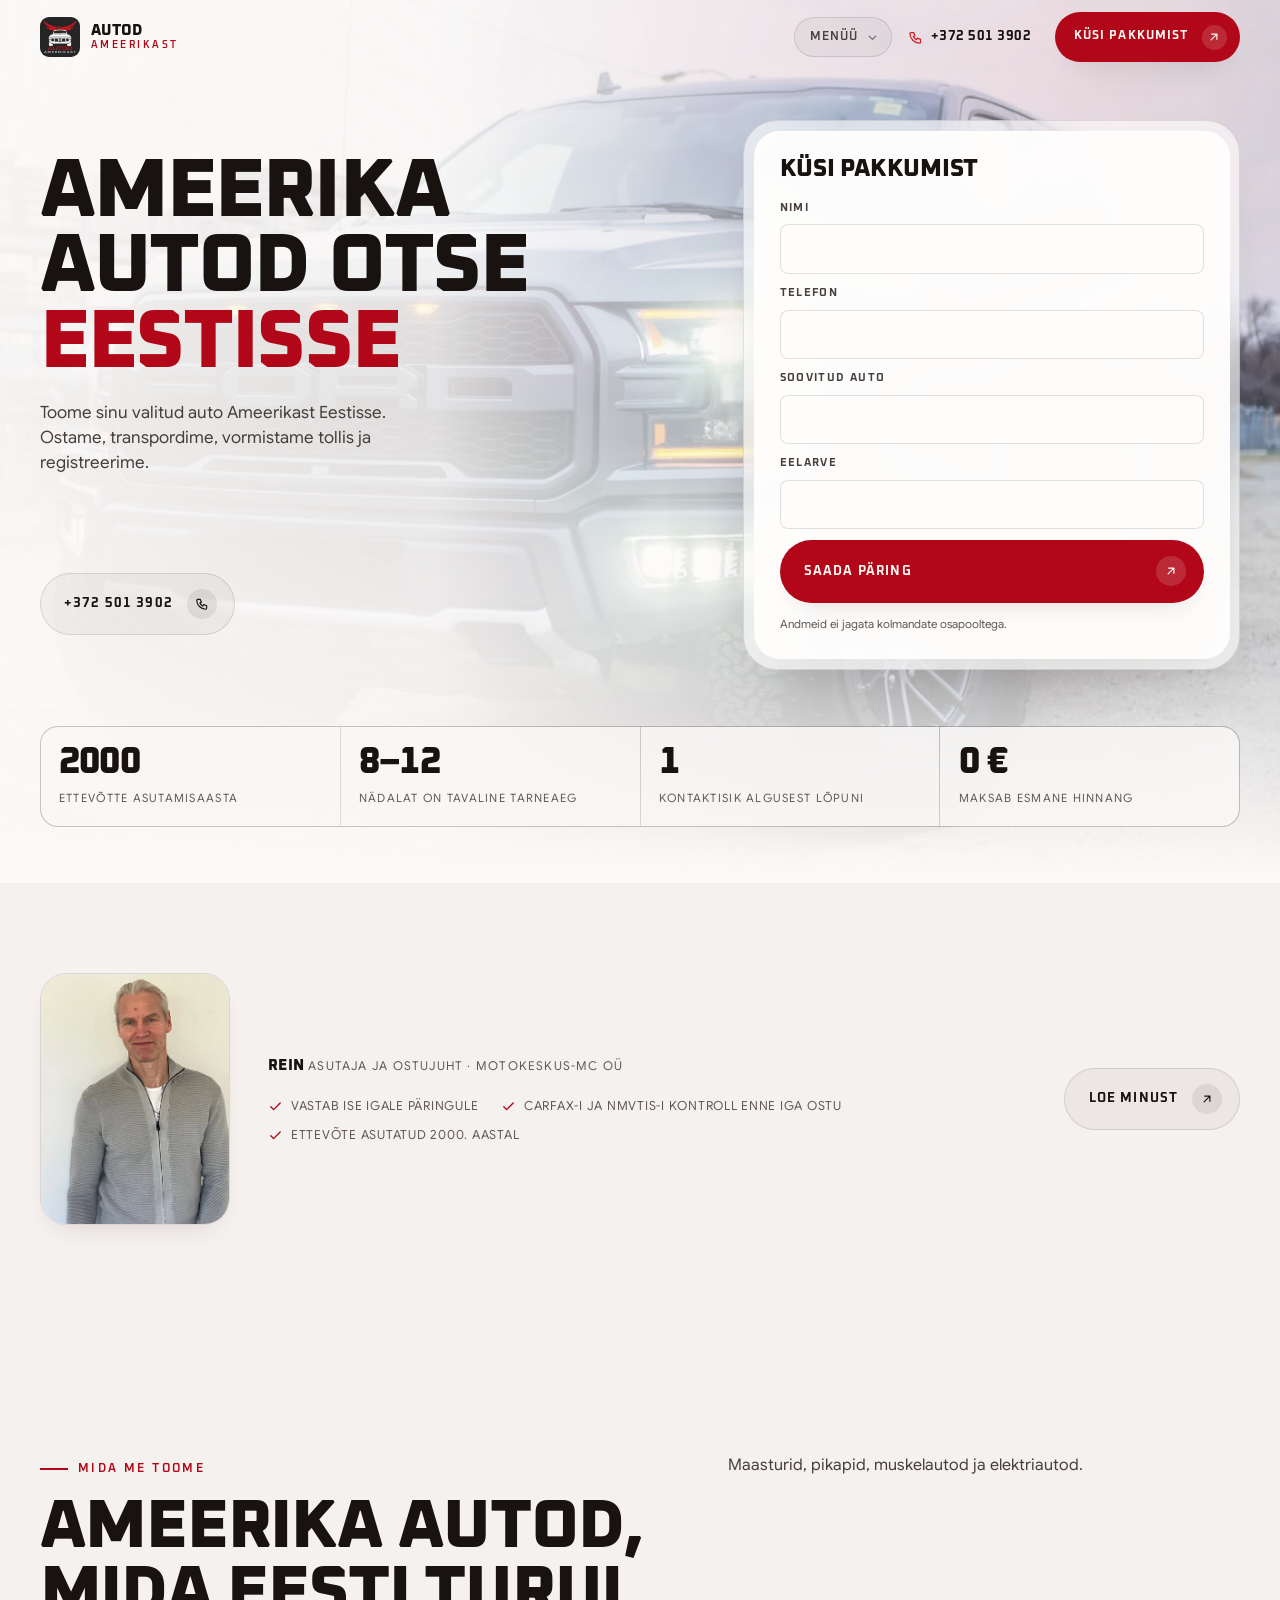
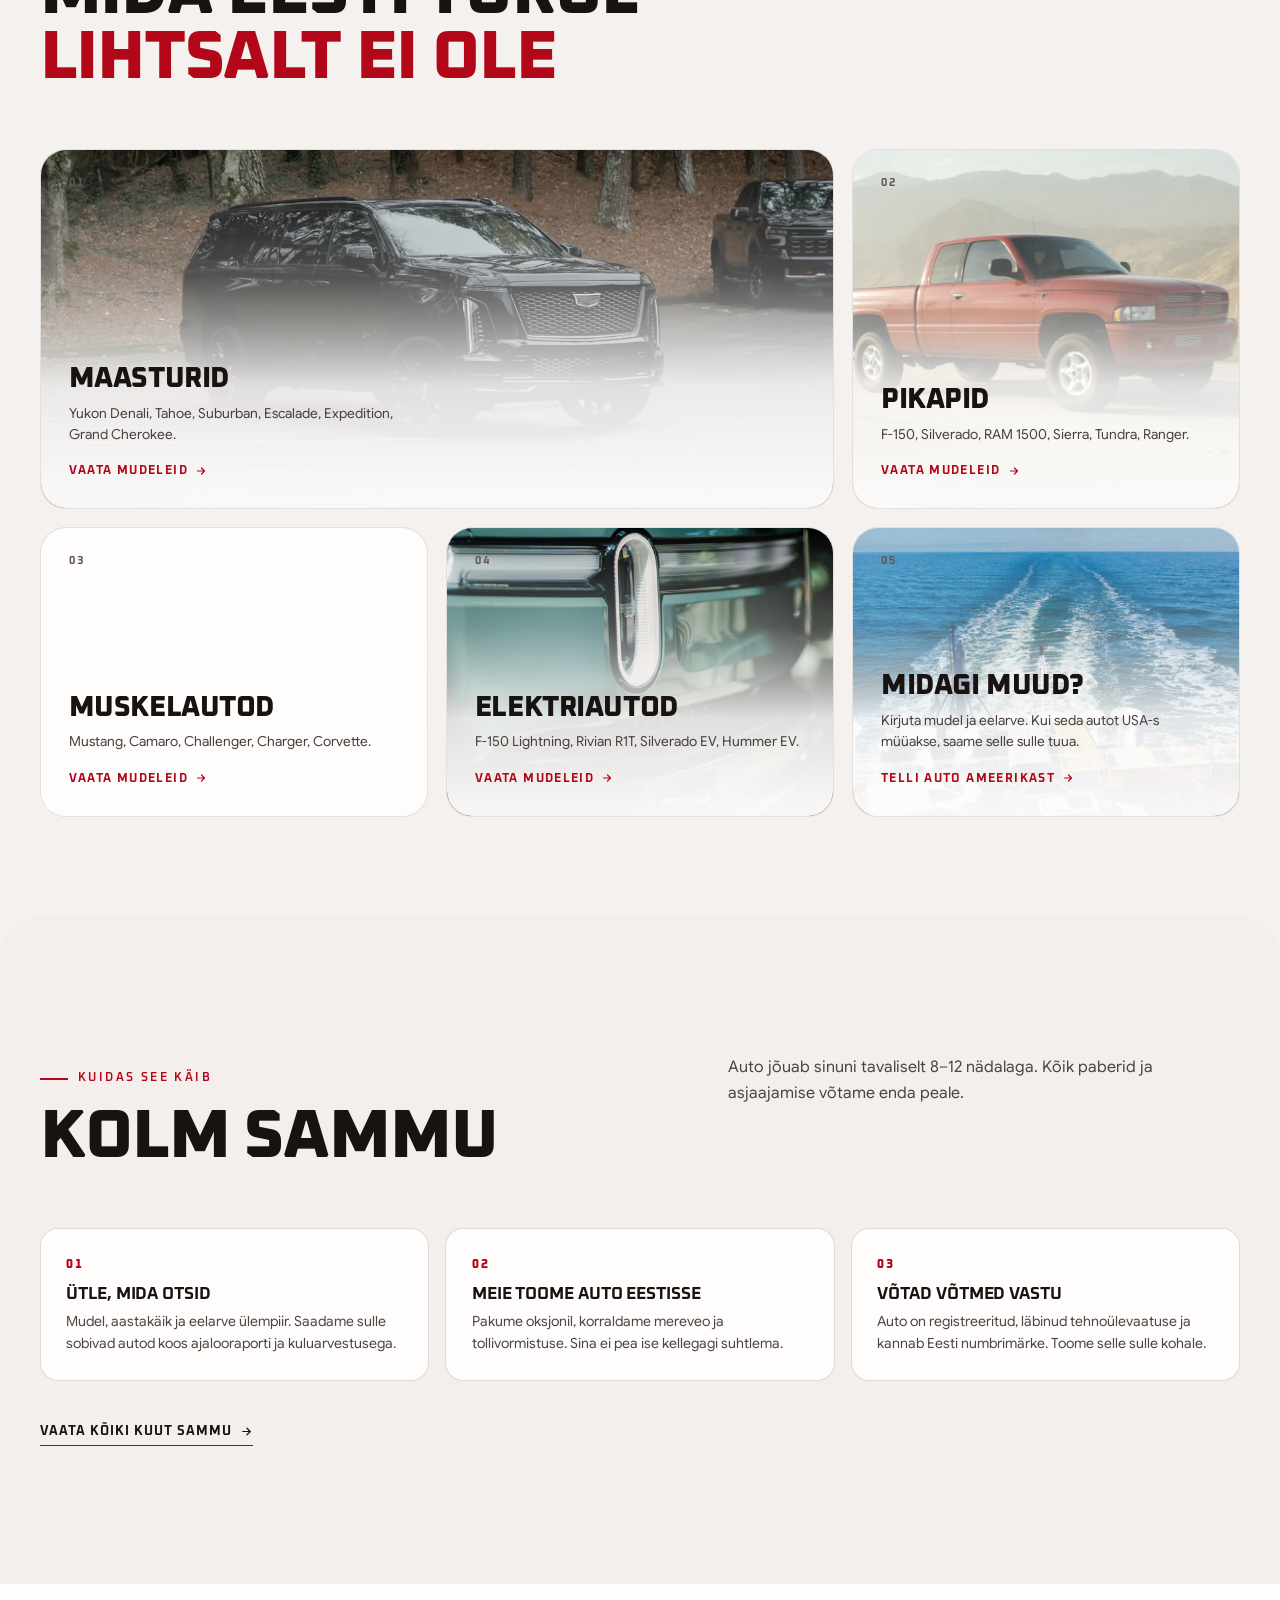
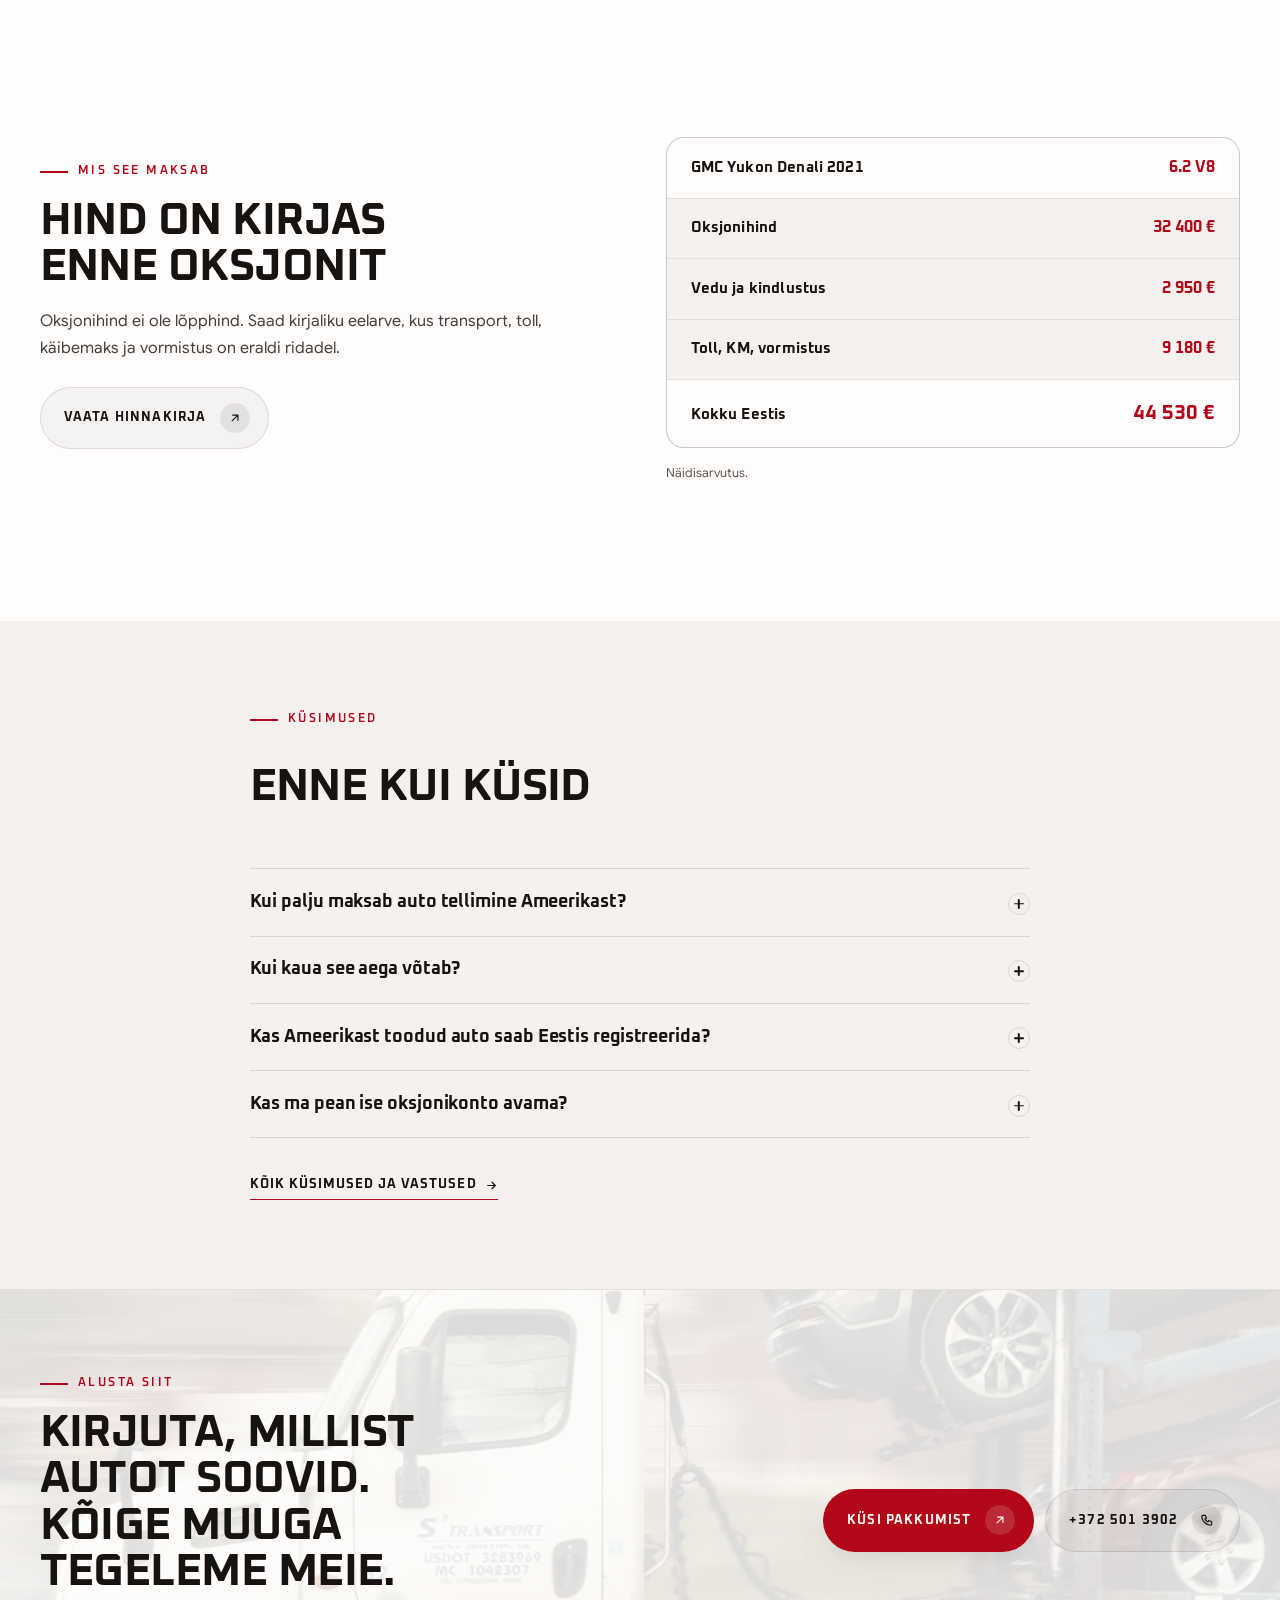
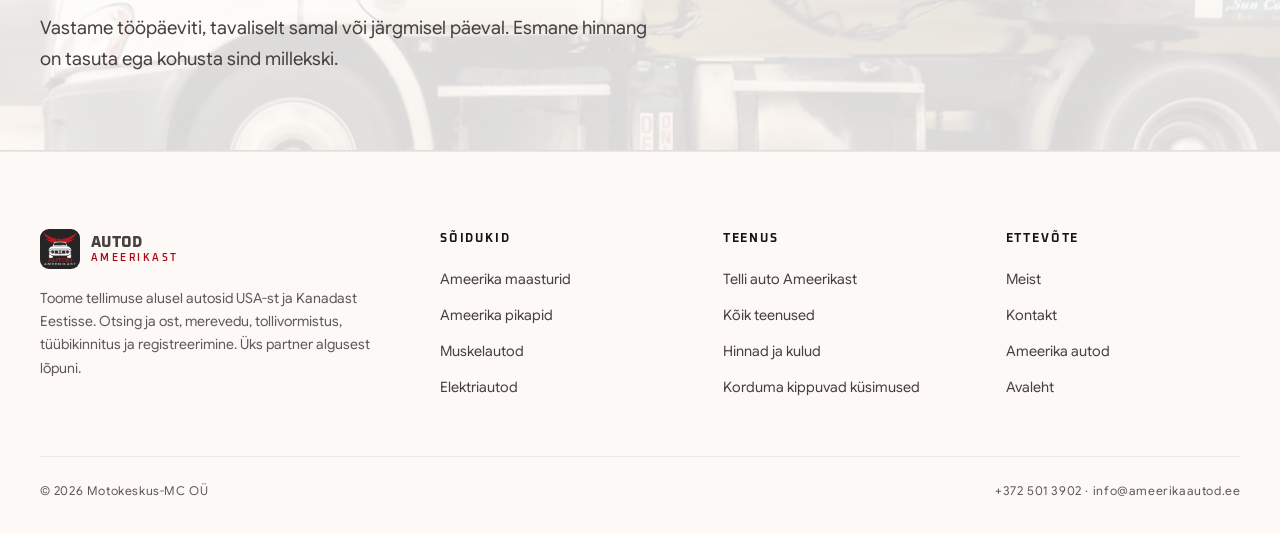
<file: index.html>
<!doctype html>
<html lang="et">
<head>
<meta charset="utf-8">
<meta name="viewport" content="width=device-width, initial-scale=1">
<title>Ameerika autod Eestisse · Telli autod Ameerikast</title>
<meta name="description" content="Telli autod Ameerikast: ost USA oksjonitelt, merevedu, toll, tüübikinnitus ja registreerimine Eestis. Maasturid, pikapid, muskelautod. Küsi pakkumist.">
<meta name="robots" content="index, follow, max-image-preview:large, max-snippet:-1">
<link rel="canonical" href="https://ameerikaautod.ee/">
<meta name="theme-color" content="#faf8f6">
<meta name="color-scheme" content="only light">
<meta name="supported-color-schemes" content="light only">
<meta property="og:type" content="website">
<meta property="og:site_name" content="Autod Ameerikast">
<meta property="og:locale" content="et_EE">
<meta property="og:title" content="Ameerika autod Eestisse · Telli autod Ameerikast">
<meta property="og:description" content="Telli autod Ameerikast: ost USA oksjonitelt, merevedu, toll, tüübikinnitus ja registreerimine Eestis. Maasturid, pikapid, muskelautod. Küsi pakkumist.">
<meta property="og:url" content="https://ameerikaautod.ee/">
<meta property="og:image" content="https://ameerikaautod.ee/img/cars/hero-challenger.webp">
<meta property="og:image:alt" content="Autod Ameerikast">
<meta name="twitter:card" content="summary_large_image">
<meta name="twitter:title" content="Ameerika autod Eestisse · Telli autod Ameerikast">
<meta name="twitter:description" content="Telli autod Ameerikast: ost USA oksjonitelt, merevedu, toll, tüübikinnitus ja registreerimine Eestis. Maasturid, pikapid, muskelautod. Küsi pakkumist.">
<meta name="twitter:image" content="https://ameerikaautod.ee/img/cars/hero-challenger.webp">
<link rel="icon" type="image/png" href="/img/brand/favicon.png">
<link rel="apple-touch-icon" href="/img/brand/favicon.png">
<link rel="preload" as="font" type="font/woff2" href="/fonts/Oxanium.woff2" crossorigin>
<link rel="preload" as="font" type="font/woff2" href="/fonts/GoogleSansFlex.woff2" crossorigin>
<link rel="stylesheet" href="/css/site.css?v=af9ed8b9">
<script type="application/ld+json">{"@context":"https://schema.org","@type":"AutoDealer","@id":"https://ameerikaautod.ee/#org","name":"Autod Ameerikast","legalName":"Motokeskus-MC OÜ","url":"https://ameerikaautod.ee/","logo":"https://ameerikaautod.ee/img/brand/logo.png","image":"https://ameerikaautod.ee/img/cars/hero-challenger.webp","telephone":"+372 501 3902","email":"info@ameerikaautod.ee","priceRange":"€€€","foundingDate":"2000-02-17","vatID":"EE100602175","taxID":"10643414","identifier":{"@type":"PropertyValue","name":"Äriregistri kood","value":"10643414"},"address":{"@type":"PostalAddress","addressLocality":"Tallinn","addressCountry":"EE"},"areaServed":{"@type":"Country","name":"Eesti"},"founder":{"@type":"Person","name":"Rein","jobTitle":"Asutaja ja ostujuht"},"knowsLanguage":["et","en"],"knowsAbout":["Ameerika autode import","Autode tellimine Ameerikast","USA oksjonitelt auto ostmine","Sõiduki tollivormistus","Eesti tüübikinnitus ja registreerimine"],"makesOffer":[{"@type":"Offer","itemOffered":{"@type":"Service","name":"Ameerika maasturid"}},{"@type":"Offer","itemOffered":{"@type":"Service","name":"Ameerika pikapid"}},{"@type":"Offer","itemOffered":{"@type":"Service","name":"Ameerika muskelautod"}},{"@type":"Offer","itemOffered":{"@type":"Service","name":"Ameerika elektriautod"}}]}</script>
<script type="application/ld+json">{"@context":"https://schema.org","@type":"WebSite","@id":"https://ameerikaautod.ee/#website","url":"https://ameerikaautod.ee/","name":"Autod Ameerikast","inLanguage":"et","publisher":{"@id":"https://ameerikaautod.ee/#org"}}</script>
<script type="application/ld+json">{"@context":"https://schema.org","@type":"FAQPage","mainEntity":[{"@type":"Question","name":"Kui palju maksab auto tellimine Ameerikast?","acceptedAnswer":{"@type":"Answer","text":"Ostuhinnale lisandub tavaliselt 35–40%: transport, tollimaks, käibemaks, tüübikinnitus ja teenustasu. Täpse kalkulatsiooni saad enne oksjonit. Kõik kulud on lahti kirjutatud hinnakirja lehel."}},{"@type":"Question","name":"Kui kaua see aega võtab?","acceptedAnswer":{"@type":"Answer","text":"Tavaliselt 8–12 nädalat oksjoni võitmisest kuni Eesti numbrimärkideni. Selle aja sisse jäävad transport sadamasse, merevedu, toll, tüübikinnitus ja registreerimine."}},{"@type":"Question","name":"Kas Ameerikast toodud auto saab Eestis registreerida?","acceptedAnswer":{"@type":"Answer","text":"Jah. Taotleme üksiksõiduki tüübikinnituse, teeme tehnoülevaatuse ja registreerime auto Transpordiametis. Saad auto kätte Eesti numbrimärkide ja kehtiva tehnoülevaatusega."}},{"@type":"Question","name":"Kas ma pean ise oksjonikonto avama?","acceptedAnswer":{"@type":"Answer","text":"Ei. Meil on litsents Coparti ja IAAI oksjonitel osalemiseks. Sina ei pea oksjonimajas registreeruma, sinna deposiiti maksma ega inglise keeles suhtlema."}}]}</script>
</head>
<body>
<a class="skip" href="#sisu">Liigu sisu juurde</a>
<header class="hdr" id="hdr">
  <div class="wrap hdr__in">
    <a class="brand" href="/" aria-label="Autod Ameerikast, avaleht">
      <img src="/img/brand/logo.webp" alt="" width="40" height="40" fetchpriority="high">
      <span class="brand__txt"><span class="brand__a">Autod</span><span class="brand__b">Ameerikast</span></span>
    </a>
    <div class="menu" id="menu">
      <button class="menu__btn" id="menubtn" type="button" aria-expanded="false" aria-controls="menupop">Menüü<svg class="menu__chev" viewBox="0 0 24 24" aria-hidden="true"><path d="m6 9.5 6 6 6-6"/></svg></button>
      <nav class="menu__pop" id="menupop" aria-label="Peamenüü"><ul><li style="--i:0"><a href="/ameerika-autod/"><span class="menu__lbl">Ameerika autod</span><span class="menu__note">Maasturid, pikapid, muskelautod</span></a></li><li style="--i:1"><a href="/telli-auto-ameerikast/"><span class="menu__lbl">Telli auto</span><span class="menu__note">Kuidas tellimine käib</span></a></li><li style="--i:2"><a href="/teenused/"><span class="menu__lbl">Teenused</span><span class="menu__note">Ost, transport, toll, registreerimine</span></a></li><li style="--i:3"><a href="/hinnakiri/"><span class="menu__lbl">Hinnad</span><span class="menu__note">Kui palju auto kokku maksab</span></a></li><li style="--i:4"><a href="/meist/"><span class="menu__lbl">Meist</span><span class="menu__note">Kes sinu auto ostab</span></a></li><li style="--i:5"><a href="/kontakt/"><span class="menu__lbl">Kontakt</span><span class="menu__note">Küsi pakkumist</span></a></li><li style="--i:6"><a href="/kkk/"><span class="menu__lbl">KKK</span><span class="menu__note">Vastused küsimustele</span></a></li></ul></nav>
    </div>
    <a class="hdr__tel" href="tel:+3725013902"><svg viewBox="0 0 24 24" aria-hidden="true"><path d="M5 4h4l2 5-2.5 1.5a11 11 0 0 0 5 5L15 13l5 2v4a2 2 0 0 1-2 2A16 16 0 0 1 3 6a2 2 0 0 1 2-2"/></svg>+372 501 3902</a>
    <span class="hdr__cta"><a class="btn btn--primary btn--sm" href="/kontakt/">Küsi pakkumist<span class="btn__ic"><svg viewBox="0 0 24 24" aria-hidden="true"><path d="M7 17 17 7M8 7h9v9"/></svg></span></a></span>
    <button class="burger" id="burger" aria-expanded="false" aria-controls="sheet" aria-label="Ava menüü"><i aria-hidden="true"></i></button>
  </div>
</header>

<div class="sheet" id="sheet" aria-hidden="true">
  <div></div>
  <nav class="sheet__nav" aria-label="Mobiilimenüü">
    <ul><li><a href="/ameerika-autod/" style="--i:0">Ameerika autod<span>Maasturid, pikapid, muskelautod</span></a></li><li><a href="/telli-auto-ameerikast/" style="--i:1">Telli auto<span>Kuidas tellimine käib</span></a></li><li><a href="/teenused/" style="--i:2">Teenused<span>Ost, transport, toll, registreerimine</span></a></li><li><a href="/hinnakiri/" style="--i:3">Hinnad<span>Kui palju auto kokku maksab</span></a></li><li><a href="/meist/" style="--i:4">Meist<span>Kes sinu auto ostab</span></a></li><li><a href="/kontakt/" style="--i:5">Kontakt<span>Küsi pakkumist</span></a></li><li><a href="/kkk/" style="--i:6">KKK<span>Vastused küsimustele</span></a></li></ul>
  </nav>
  <div class="sheet__foot">
    <a class="btn btn--ghost btn--wide" href="tel:+3725013902">+372 501 3902<span class="btn__ic"><svg viewBox="0 0 24 24" aria-hidden="true"><path d="M5 4h4l2 5-2.5 1.5a11 11 0 0 0 5 5L15 13l5 2v4a2 2 0 0 1-2 2A16 16 0 0 1 3 6a2 2 0 0 1 2-2"/></svg></span></a>
    <a class="btn btn--primary btn--wide" href="/kontakt/">Küsi pakkumist<span class="btn__ic"><svg viewBox="0 0 24 24" aria-hidden="true"><path d="M7 17 17 7M8 7h9v9"/></svg></span></a>
  </div>
</div>
<main id="sisu">

<section class="hero">
  <div class="hero__amb" aria-hidden="true">
    <img src="/img/cars/hero-raptor.webp" width="1400" height="1050" alt="" fetchpriority="high" decoding="async">
  </div>
  <div class="hero__veil" aria-hidden="true"></div>
  <div class="wrap hero__in">
    <div class="hero__grid">

      <div>
        <h1 class="d-hero">Ameerika<br>autod otse<br><span class="mark">Eestisse</span></h1>
        <p class="hero__sub">Toome sinu valitud auto Ameerikast Eestisse. Ostame, transpordime, vormistame tollis ja registreerime.</p>
      </div>

      <div class="hero__acts">
        <a class="btn btn--ghost" href="tel:+3725013902">+372 501 3902<span class="btn__ic"><svg viewBox="0 0 24 24" aria-hidden="true"><path d="M5 4h4l2 5-2.5 1.5a11 11 0 0 0 5 5L15 13l5 2v4a2 2 0 0 1-2 2A16 16 0 0 1 3 6a2 2 0 0 1 2-2"/></svg></span></a>
      </div>

      <aside class="heroform">
        <div class="heroform__core">
          <h2>Küsi pakkumist</h2>
          <form class="form" action="/aitah/" method="post" name="kiirparing" data-netlify="true" netlify-honeypot="company">
            <input type="hidden" name="form-name" value="kiirparing">
            <p hidden><label>Jäta tühjaks <input name="company"></label></p>
            <div class="field">
              <label for="h-nimi">Nimi</label>
              <input id="h-nimi" name="nimi" type="text" autocomplete="name" required>
            </div>
            <div class="field">
              <label for="h-tel">Telefon</label>
              <input id="h-tel" name="telefon" type="tel" autocomplete="tel" required>
            </div>
            <div class="field">
              <label for="h-auto">Soovitud auto</label>
              <input id="h-auto" name="soov" type="text" required>
            </div>
            <div class="field">
              <label for="h-eelarve">Eelarve</label>
              <input id="h-eelarve" name="eelarve" type="text">
            </div>
            <button class="btn btn--primary btn--wide" type="submit">Saada päring<span class="btn__ic"><svg viewBox="0 0 24 24" aria-hidden="true"><path d="M7 17 17 7M8 7h9v9"/></svg></span></button>
            <p class="heroform__note">Andmeid ei jagata kolmandate osapooltega.</p>
          </form>
        </div>
      </aside>

    </div>
    <div class="hero__facts">
      <div class="fact"><b>2000</b><span>ettevõtte asutamisaasta</span></div>
      <div class="fact"><b>8&ndash;12</b><span>nädalat on tavaline tarneaeg</span></div>
      <div class="fact"><b>1</b><span>kontaktisik algusest lõpuni</span></div>
      <div class="fact"><b>0 &euro;</b><span>maksab esmane hinnang</span></div>
    </div>
  </div>
</section>

<section class="sec sec--tight sec--raise">
  <div class="wrap trust rv">
    <div class="trust__face">
      <img src="/img/founder/rein-portrait.webp" width="824" height="1100"
           alt="Rein, Autod Ameerikast asutaja" loading="lazy" decoding="async">
    </div>
    <div>
      <span class="trust__who">Rein</span>
      <span class="trust__role">Asutaja ja ostujuht &middot; Motokeskus-MC OÜ</span>
      <div class="trust__meta">
        <span><svg viewBox="0 0 24 24" aria-hidden="true"><path d="m4.5 12.5 4.5 4.5L19.5 6.5"/></svg>Vastab ise igale päringule</span>
        <span><svg viewBox="0 0 24 24" aria-hidden="true"><path d="m4.5 12.5 4.5 4.5L19.5 6.5"/></svg>CARFAX-i ja NMVTIS-i kontroll enne iga ostu</span>
        <span><svg viewBox="0 0 24 24" aria-hidden="true"><path d="m4.5 12.5 4.5 4.5L19.5 6.5"/></svg>Ettevõte asutatud 2000. aastal</span>
      </div>
    </div>
    <div style="align-self:stretch;display:flex;align-items:center">
      <a class="btn btn--ghost" href="/meist/">Loe minust<span class="btn__ic"><svg viewBox="0 0 24 24" aria-hidden="true"><path d="M7 17 17 7M8 7h9v9"/></svg></span></a>
    </div>
  </div>
</section>

<section class="sec sec--raise">
  <div class="wrap">
    <div class="sec__head sec__head--split">
      <div>
        <span class="kicker">Mida me toome</span>
        <h2 class="d1" style="margin-top:1rem">Ameerika autod,<br>mida Eesti turul<br><span class="mark">lihtsalt ei ole</span></h2>
      </div>
      <p>Maasturid, pikapid, muskelautod ja elektriautod.</p>
    </div>
    <div class="bento"><a class="tile tile--wide" href="/ameerika-autod/maasturid/">
      <img src="/img/cars/suv-escalade.webp" width="1200" height="900" alt="Must Cadillac Escalade parklas lehtedeta puude taustal" loading="lazy" decoding="async">
      <span class="tile__idx">01</span>
      <span class="tile__body">
        <h3>Maasturid</h3>
        <p>Yukon Denali, Tahoe, Suburban, Escalade, Expedition, Grand Cherokee.</p>
        <span class="tile__go">Vaata mudeleid<svg viewBox="0 0 24 24" aria-hidden="true"><path d="M5 12h14M13 6l6 6-6 6"/></svg></span>
      </span>
    </a><a class="tile tile--tall" href="/ameerika-autod/pikapid/">
      <img src="/img/cars/pickup-orange.webp" width="1200" height="900" alt="Oranž pikap sõidab maanteel" loading="lazy" decoding="async">
      <span class="tile__idx">02</span>
      <span class="tile__body">
        <h3>Pikapid</h3>
        <p>F-150, Silverado, RAM 1500, Sierra, Tundra, Ranger.</p>
        <span class="tile__go">Vaata mudeleid<svg viewBox="0 0 24 24" aria-hidden="true"><path d="M5 12h14M13 6l6 6-6 6"/></svg></span>
      </span>
    </a><a class="tile tile--third" href="/ameerika-autod/muskelautod/">
      <img src="/img/cars/muscle-mustang.webp" width="1200" height="900" alt="Punane Ford Mustang Mach 1 kurvis maanteel" loading="lazy" decoding="async">
      <span class="tile__idx">03</span>
      <span class="tile__body">
        <h3>Muskelautod</h3>
        <p>Mustang, Camaro, Challenger, Charger, Corvette.</p>
        <span class="tile__go">Vaata mudeleid<svg viewBox="0 0 24 24" aria-hidden="true"><path d="M5 12h14M13 6l6 6-6 6"/></svg></span>
      </span>
    </a><a class="tile tile--third" href="/ameerika-autod/elektriautod/">
      <img src="/img/cars/ev-truck.webp" width="1200" height="900" alt="Rohekassinise elektripikapi esivõre ja valgusriba lähivaates" loading="lazy" decoding="async">
      <span class="tile__idx">04</span>
      <span class="tile__body">
        <h3>Elektriautod</h3>
        <p>F-150 Lightning, Rivian R1T, Silverado EV, Hummer EV.</p>
        <span class="tile__go">Vaata mudeleid<svg viewBox="0 0 24 24" aria-hidden="true"><path d="M5 12h14M13 6l6 6-6 6"/></svg></span>
      </span>
    </a><a class="tile tile--third" href="/telli-auto-ameerikast/">
      <img src="/img/cars/ship-cars.webp" width="1200" height="900" alt="Autod laeva tekil ookeanil" loading="lazy" decoding="async">
      <span class="tile__idx">05</span>
      <span class="tile__body">
        <h3>Midagi muud?</h3>
        <p>Kirjuta mudel ja eelarve. Kui seda autot USA-s müüakse, saame selle sulle tuua.</p>
        <span class="tile__go">Telli auto Ameerikast<svg viewBox="0 0 24 24" aria-hidden="true"><path d="M5 12h14M13 6l6 6-6 6"/></svg></span>
      </span>
    </a></div>
  </div>
</section>

<section class="sec sec--light notch">
  <div class="wrap">
    <div class="sec__head sec__head--split">
      <div>
        <span class="kicker kicker--light">Kuidas see käib</span>
        <h2 class="d1" style="margin-top:1rem">Kolm sammu</h2>
      </div>
      <p>Auto jõuab sinuni tavaliselt 8&ndash;12 nädalaga. Kõik paberid ja asjaajamise võtame enda peale.</p>
    </div>
    <ol class="mini">
      <li><b aria-hidden="true">01</b><h3>Ütle, mida otsid</h3><p>Mudel, aastakäik ja eelarve ülempiir. Saadame sulle sobivad autod koos ajalooraporti ja kuluarvestusega.</p></li>
      <li><b aria-hidden="true">02</b><h3>Meie toome auto Eestisse</h3><p>Pakume oksjonil, korraldame mereveo ja tollivormistuse. Sina ei pea ise kellegagi suhtlema.</p></li>
      <li><b aria-hidden="true">03</b><h3>Võtad võtmed vastu</h3><p>Auto on registreeritud, läbinud tehnoülevaatuse ja kannab Eesti numbrimärke. Toome selle sulle kohale.</p></li>
    </ol>
    <div style="margin-top:2.2rem"><a class="lnk" href="/telli-auto-ameerikast/">Vaata kõiki kuut sammu<svg viewBox="0 0 24 24" aria-hidden="true"><path d="M5 12h14M13 6l6 6-6 6"/></svg></a></div>
  </div>
</section>

<section class="sec sec--sheet">
  <div class="wrap split">
    <div class="rv">
      <span class="kicker">Mis see maksab</span>
      <h2 class="d2" style="margin-top:1rem">Hind on kirjas<br>enne oksjonit</h2>
      <p class="prose" style="margin-top:1.1rem">Oksjonihind ei ole lõpphind. Saad kirjaliku eelarve, kus transport, toll, käibemaks ja vormistus on eraldi ridadel.</p>
      <div style="margin-top:1.6rem"><a class="btn btn--ghost" href="/hinnakiri/">Vaata hinnakirja<span class="btn__ic"><svg viewBox="0 0 24 24" aria-hidden="true"><path d="M7 17 17 7M8 7h9v9"/></svg></span></a></div>
    </div>
    <div class="rv">
      <dl class="ptable">
        <div class="prow prow--head"><dt>GMC Yukon Denali 2021</dt><dd>6.2 V8</dd></div>
        <div class="prow"><dt>Oksjonihind</dt><dd>32 400 &euro;</dd></div>
        <div class="prow"><dt>Vedu ja kindlustus</dt><dd>2 950 &euro;</dd></div>
        <div class="prow"><dt>Toll, KM, vormistus</dt><dd>9 180 &euro;</dd></div>
        <div class="prow prow--total prow--head"><dt>Kokku Eestis</dt><dd>44 530 &euro;</dd></div>
      </dl>
      <p class="form__note" style="margin-top:.9rem">Näidisarvutus.</p>
    </div>
  </div>
</section>

<section class="sec sec--tight sec--raise">
  <div class="wrap-narrow">
    <div class="sec__head"><span class="kicker">Küsimused</span><h2 class="d2" style="margin-top:1rem">Enne kui küsid</h2></div>
    <div class="faq"><details>
      <summary>Kui palju maksab auto tellimine Ameerikast?<i aria-hidden="true"></i></summary>
      <div class="faq__a"><div><p>Ostuhinnale lisandub tavaliselt 35–40%: transport, tollimaks, käibemaks, tüübikinnitus ja teenustasu. Täpse kalkulatsiooni saad enne oksjonit. Kõik kulud on lahti kirjutatud <a href="/hinnakiri/" style="color:var(--brand-text)">hinnakirja lehel</a>.</p></div></div>
    </details><details>
      <summary>Kui kaua see aega võtab?<i aria-hidden="true"></i></summary>
      <div class="faq__a"><div><p>Tavaliselt 8–12 nädalat oksjoni võitmisest kuni Eesti numbrimärkideni. Selle aja sisse jäävad transport sadamasse, merevedu, toll, tüübikinnitus ja registreerimine.</p></div></div>
    </details><details>
      <summary>Kas Ameerikast toodud auto saab Eestis registreerida?<i aria-hidden="true"></i></summary>
      <div class="faq__a"><div><p>Jah. Taotleme üksiksõiduki tüübikinnituse, teeme tehnoülevaatuse ja registreerime auto Transpordiametis. Saad auto kätte Eesti numbrimärkide ja kehtiva tehnoülevaatusega.</p></div></div>
    </details><details>
      <summary>Kas ma pean ise oksjonikonto avama?<i aria-hidden="true"></i></summary>
      <div class="faq__a"><div><p>Ei. Meil on litsents Coparti ja IAAI oksjonitel osalemiseks. Sina ei pea oksjonimajas registreeruma, sinna deposiiti maksma ega inglise keeles suhtlema.</p></div></div>
    </details></div>
    <div style="margin-top:2rem"><a class="lnk" href="/kkk/">Kõik küsimused ja vastused<svg viewBox="0 0 24 24" aria-hidden="true"><path d="M5 12h14M13 6l6 6-6 6"/></svg></a></div>
  </div>
</section>


<section class="band">
  <div class="band__bg" aria-hidden="true"><img src="/img/cars/carrier-truck.webp" width="1400" height="700" alt="" loading="lazy" decoding="async"></div>
  <div class="wrap band__in">
    <div class="rv">
      <span class="kicker">Alusta siit</span>
      <h2 class="d2" style="margin-top:1rem">Kirjuta, millist autot soovid. Kõige muuga tegeleme meie.</h2>
      <p class="lede" style="margin-top:1rem;max-width:52ch">Vastame tööpäeviti, tavaliselt samal või järgmisel päeval. Esmane hinnang on tasuta ega kohusta sind millekski.</p>
    </div>
    <div class="band__acts rv">
      <a class="btn btn--primary" href="/kontakt/">Küsi pakkumist<span class="btn__ic"><svg viewBox="0 0 24 24" aria-hidden="true"><path d="M7 17 17 7M8 7h9v9"/></svg></span></a>
      <a class="btn btn--ghost" href="tel:+3725013902">+372 501 3902<span class="btn__ic"><svg viewBox="0 0 24 24" aria-hidden="true"><path d="M5 4h4l2 5-2.5 1.5a11 11 0 0 0 5 5L15 13l5 2v4a2 2 0 0 1-2 2A16 16 0 0 1 3 6a2 2 0 0 1 2-2"/></svg></span></a>
    </div>
  </div>
</section>
</main>
<footer class="ftr">
  <div class="wrap">
    <div class="ftr__grid">
      <div class="ftr__col ftr__about">
        <a class="brand" href="/" aria-label="Autod Ameerikast, avaleht">
          <img src="/img/brand/logo.webp" alt="" width="40" height="40" loading="lazy">
          <span class="brand__txt"><span class="brand__a">Autod</span><span class="brand__b">Ameerikast</span></span>
        </a>
        <p>Toome tellimuse alusel autosid USA-st ja Kanadast Eestisse. Otsing ja ost, merevedu, tollivormistus, tüübikinnitus ja registreerimine. Üks partner algusest lõpuni.</p>
      </div>
      <div class="ftr__col">
        <h2 class="ftr__h">Sõidukid</h2>
        <ul><li><a href="/ameerika-autod/maasturid/">Ameerika maasturid</a></li><li><a href="/ameerika-autod/pikapid/">Ameerika pikapid</a></li><li><a href="/ameerika-autod/muskelautod/">Muskelautod</a></li><li><a href="/ameerika-autod/elektriautod/">Elektriautod</a></li></ul>
      </div><div class="ftr__col">
        <h2 class="ftr__h">Teenus</h2>
        <ul><li><a href="/telli-auto-ameerikast/">Telli auto Ameerikast</a></li><li><a href="/teenused/">Kõik teenused</a></li><li><a href="/hinnakiri/">Hinnad ja kulud</a></li><li><a href="/kkk/">Korduma kippuvad küsimused</a></li></ul>
      </div><div class="ftr__col">
        <h2 class="ftr__h">Ettevõte</h2>
        <ul><li><a href="/meist/">Meist</a></li><li><a href="/kontakt/">Kontakt</a></li><li><a href="/ameerika-autod/">Ameerika autod</a></li><li><a href="/">Avaleht</a></li></ul>
      </div>
    </div>
    <div class="ftr__bot">
      <span>© 2026 Motokeskus-MC OÜ</span>
      <span><a href="tel:+3725013902">+372 501 3902</a> · <a href="mailto:info@ameerikaautod.ee">info@ameerikaautod.ee</a></span>
    </div>
  </div>
</footer>
<script src="/js/site.js?v=0c613868" defer></script>
</body>
</html>
</file>
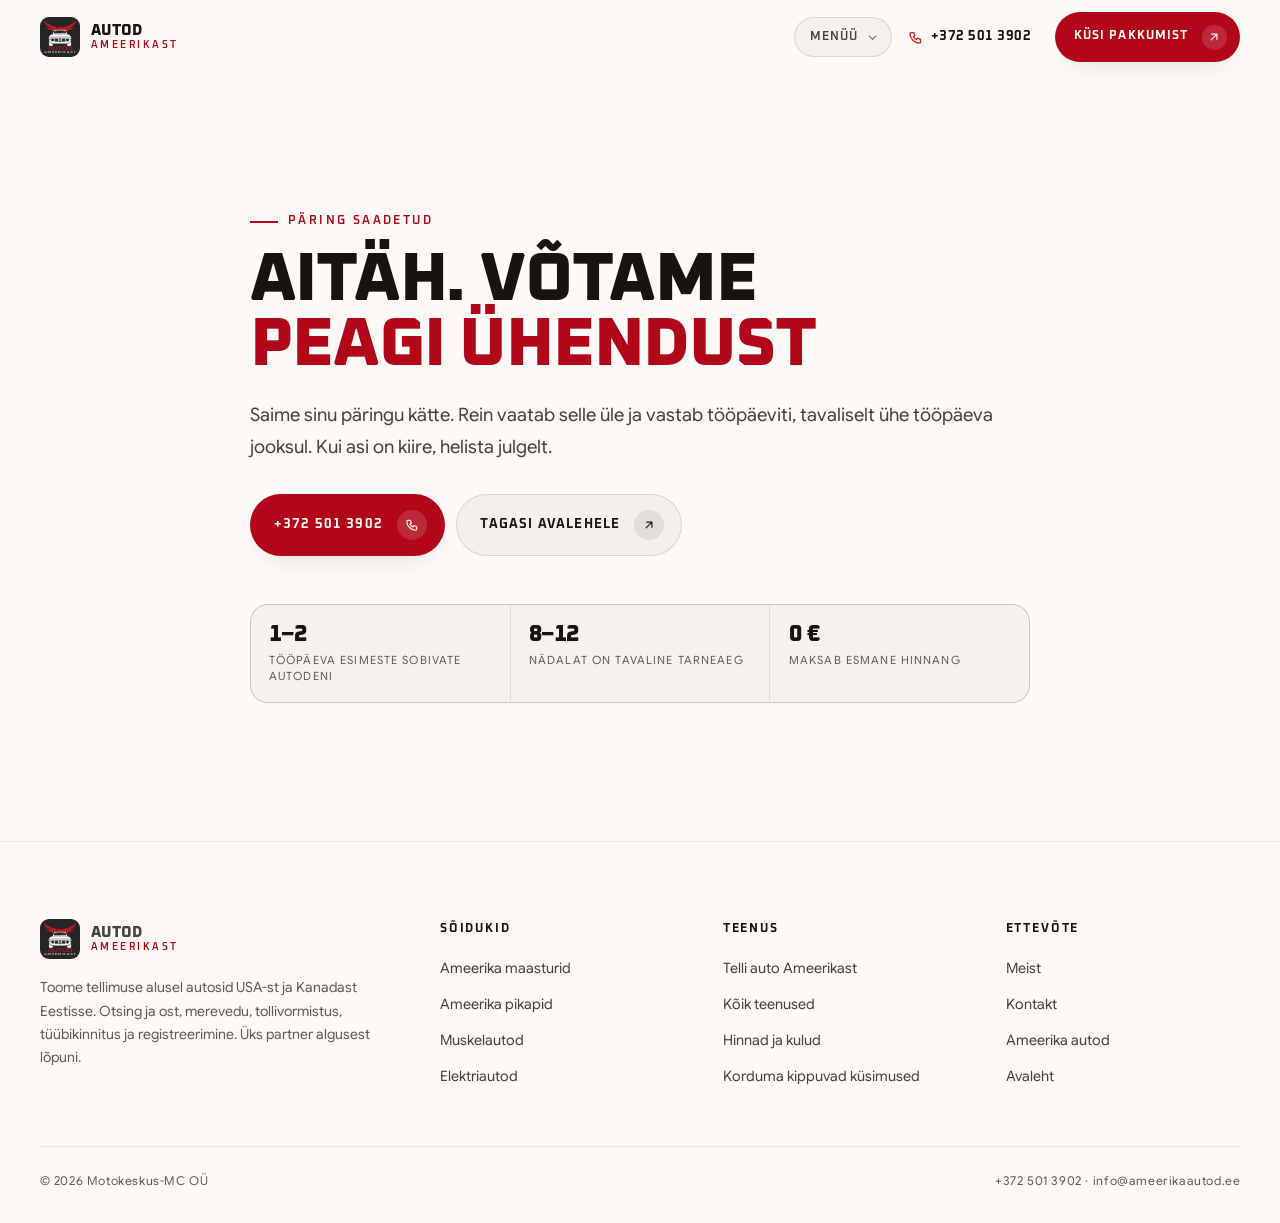
<file: aitah/index.html>
<!doctype html>
<html lang="et">
<head>
<meta charset="utf-8">
<meta name="viewport" content="width=device-width, initial-scale=1">
<title>Aitäh, päring saadetud</title>
<meta name="description" content="Sinu päring on kätte saadud. Vastame tööpäeviti, tavaliselt ühe tööpäeva jooksul.">
<meta name="robots" content="noindex, follow">
<link rel="canonical" href="https://ameerikaautod.ee/aitah/">
<meta name="theme-color" content="#faf8f6">
<meta name="color-scheme" content="only light">
<meta name="supported-color-schemes" content="light only">
<meta property="og:type" content="website">
<meta property="og:site_name" content="Autod Ameerikast">
<meta property="og:locale" content="et_EE">
<meta property="og:title" content="Aitäh, päring saadetud">
<meta property="og:description" content="Sinu päring on kätte saadud. Vastame tööpäeviti, tavaliselt ühe tööpäeva jooksul.">
<meta property="og:url" content="https://ameerikaautod.ee/aitah/">
<meta property="og:image" content="https://ameerikaautod.ee/img/cars/hero-challenger.webp">
<meta property="og:image:alt" content="Autod Ameerikast">
<meta name="twitter:card" content="summary_large_image">
<meta name="twitter:title" content="Aitäh, päring saadetud">
<meta name="twitter:description" content="Sinu päring on kätte saadud. Vastame tööpäeviti, tavaliselt ühe tööpäeva jooksul.">
<meta name="twitter:image" content="https://ameerikaautod.ee/img/cars/hero-challenger.webp">
<link rel="icon" type="image/png" href="/img/brand/favicon.png">
<link rel="apple-touch-icon" href="/img/brand/favicon.png">
<link rel="preload" as="font" type="font/woff2" href="/fonts/Oxanium.woff2" crossorigin>
<link rel="preload" as="font" type="font/woff2" href="/fonts/GoogleSansFlex.woff2" crossorigin>
<link rel="stylesheet" href="/css/site.css?v=af9ed8b9">
<script type="application/ld+json">{"@context":"https://schema.org","@type":"AutoDealer","@id":"https://ameerikaautod.ee/#org","name":"Autod Ameerikast","legalName":"Motokeskus-MC OÜ","url":"https://ameerikaautod.ee/","logo":"https://ameerikaautod.ee/img/brand/logo.png","image":"https://ameerikaautod.ee/img/cars/hero-challenger.webp","telephone":"+372 501 3902","email":"info@ameerikaautod.ee","priceRange":"€€€","foundingDate":"2000-02-17","vatID":"EE100602175","taxID":"10643414","identifier":{"@type":"PropertyValue","name":"Äriregistri kood","value":"10643414"},"address":{"@type":"PostalAddress","addressLocality":"Tallinn","addressCountry":"EE"},"areaServed":{"@type":"Country","name":"Eesti"},"founder":{"@type":"Person","name":"Rein","jobTitle":"Asutaja ja ostujuht"},"knowsLanguage":["et","en"],"knowsAbout":["Ameerika autode import","Autode tellimine Ameerikast","USA oksjonitelt auto ostmine","Sõiduki tollivormistus","Eesti tüübikinnitus ja registreerimine"],"makesOffer":[{"@type":"Offer","itemOffered":{"@type":"Service","name":"Ameerika maasturid"}},{"@type":"Offer","itemOffered":{"@type":"Service","name":"Ameerika pikapid"}},{"@type":"Offer","itemOffered":{"@type":"Service","name":"Ameerika muskelautod"}},{"@type":"Offer","itemOffered":{"@type":"Service","name":"Ameerika elektriautod"}}]}</script>
<script type="application/ld+json">{"@context":"https://schema.org","@type":"WebSite","@id":"https://ameerikaautod.ee/#website","url":"https://ameerikaautod.ee/","name":"Autod Ameerikast","inLanguage":"et","publisher":{"@id":"https://ameerikaautod.ee/#org"}}</script>
<script type="application/ld+json">{"@context":"https://schema.org","@type":"BreadcrumbList","itemListElement":[{"@type":"ListItem","position":1,"name":"Avaleht","item":"https://ameerikaautod.ee/"},{"@type":"ListItem","position":2,"name":"Aitäh","item":"https://ameerikaautod.ee/aitah/"}]}</script>
</head>
<body>
<a class="skip" href="#sisu">Liigu sisu juurde</a>
<header class="hdr" id="hdr">
  <div class="wrap hdr__in">
    <a class="brand" href="/" aria-label="Autod Ameerikast, avaleht">
      <img src="/img/brand/logo.webp" alt="" width="40" height="40" fetchpriority="high">
      <span class="brand__txt"><span class="brand__a">Autod</span><span class="brand__b">Ameerikast</span></span>
    </a>
    <div class="menu" id="menu">
      <button class="menu__btn" id="menubtn" type="button" aria-expanded="false" aria-controls="menupop">Menüü<svg class="menu__chev" viewBox="0 0 24 24" aria-hidden="true"><path d="m6 9.5 6 6 6-6"/></svg></button>
      <nav class="menu__pop" id="menupop" aria-label="Peamenüü"><ul><li style="--i:0"><a href="/ameerika-autod/"><span class="menu__lbl">Ameerika autod</span><span class="menu__note">Maasturid, pikapid, muskelautod</span></a></li><li style="--i:1"><a href="/telli-auto-ameerikast/"><span class="menu__lbl">Telli auto</span><span class="menu__note">Kuidas tellimine käib</span></a></li><li style="--i:2"><a href="/teenused/"><span class="menu__lbl">Teenused</span><span class="menu__note">Ost, transport, toll, registreerimine</span></a></li><li style="--i:3"><a href="/hinnakiri/"><span class="menu__lbl">Hinnad</span><span class="menu__note">Kui palju auto kokku maksab</span></a></li><li style="--i:4"><a href="/meist/"><span class="menu__lbl">Meist</span><span class="menu__note">Kes sinu auto ostab</span></a></li><li style="--i:5"><a href="/kontakt/"><span class="menu__lbl">Kontakt</span><span class="menu__note">Küsi pakkumist</span></a></li><li style="--i:6"><a href="/kkk/"><span class="menu__lbl">KKK</span><span class="menu__note">Vastused küsimustele</span></a></li></ul></nav>
    </div>
    <a class="hdr__tel" href="tel:+3725013902"><svg viewBox="0 0 24 24" aria-hidden="true"><path d="M5 4h4l2 5-2.5 1.5a11 11 0 0 0 5 5L15 13l5 2v4a2 2 0 0 1-2 2A16 16 0 0 1 3 6a2 2 0 0 1 2-2"/></svg>+372 501 3902</a>
    <span class="hdr__cta"><a class="btn btn--primary btn--sm" href="/kontakt/">Küsi pakkumist<span class="btn__ic"><svg viewBox="0 0 24 24" aria-hidden="true"><path d="M7 17 17 7M8 7h9v9"/></svg></span></a></span>
    <button class="burger" id="burger" aria-expanded="false" aria-controls="sheet" aria-label="Ava menüü"><i aria-hidden="true"></i></button>
  </div>
</header>

<div class="sheet" id="sheet" aria-hidden="true">
  <div></div>
  <nav class="sheet__nav" aria-label="Mobiilimenüü">
    <ul><li><a href="/ameerika-autod/" style="--i:0">Ameerika autod<span>Maasturid, pikapid, muskelautod</span></a></li><li><a href="/telli-auto-ameerikast/" style="--i:1">Telli auto<span>Kuidas tellimine käib</span></a></li><li><a href="/teenused/" style="--i:2">Teenused<span>Ost, transport, toll, registreerimine</span></a></li><li><a href="/hinnakiri/" style="--i:3">Hinnad<span>Kui palju auto kokku maksab</span></a></li><li><a href="/meist/" style="--i:4">Meist<span>Kes sinu auto ostab</span></a></li><li><a href="/kontakt/" style="--i:5">Kontakt<span>Küsi pakkumist</span></a></li><li><a href="/kkk/" style="--i:6">KKK<span>Vastused küsimustele</span></a></li></ul>
  </nav>
  <div class="sheet__foot">
    <a class="btn btn--ghost btn--wide" href="tel:+3725013902">+372 501 3902<span class="btn__ic"><svg viewBox="0 0 24 24" aria-hidden="true"><path d="M5 4h4l2 5-2.5 1.5a11 11 0 0 0 5 5L15 13l5 2v4a2 2 0 0 1-2 2A16 16 0 0 1 3 6a2 2 0 0 1 2-2"/></svg></span></a>
    <a class="btn btn--primary btn--wide" href="/kontakt/">Küsi pakkumist<span class="btn__ic"><svg viewBox="0 0 24 24" aria-hidden="true"><path d="M7 17 17 7M8 7h9v9"/></svg></span></a>
  </div>
</div>
<main id="sisu">

<section class="sec" style="padding-block:clamp(9rem,16vw,13rem) var(--sec)">
  <div class="wrap-narrow" style="text-align:left">
    <span class="kicker">Päring saadetud</span>
    <h1 class="d1" style="margin-top:1rem">Aitäh. Võtame<br><span class="mark">peagi ühendust</span></h1>
    <p class="lede" style="margin-top:1.3rem">Saime sinu päringu kätte. Rein vaatab selle üle ja vastab tööpäeviti, tavaliselt ühe tööpäeva jooksul. Kui asi on kiire, helista julgelt.</p>
    <div style="display:flex;gap:.7rem;flex-wrap:wrap;margin-top:2rem">
      <a class="btn btn--primary" href="tel:+3725013902">+372 501 3902<span class="btn__ic"><svg viewBox="0 0 24 24" aria-hidden="true"><path d="M5 4h4l2 5-2.5 1.5a11 11 0 0 0 5 5L15 13l5 2v4a2 2 0 0 1-2 2A16 16 0 0 1 3 6a2 2 0 0 1 2-2"/></svg></span></a>
      <a class="btn btn--ghost" href="/">Tagasi avalehele<span class="btn__ic"><svg viewBox="0 0 24 24" aria-hidden="true"><path d="M7 17 17 7M8 7h9v9"/></svg></span></a>
    </div>
    <div class="cred" style="margin-top:3rem">
      <div><b>1–2</b><span>tööpäeva esimeste sobivate autodeni</span></div>
      <div><b>8–12</b><span>nädalat on tavaline tarneaeg</span></div>
      <div><b>0 €</b><span>maksab esmane hinnang</span></div>
    </div>
  </div>
</section>
</main>
<footer class="ftr">
  <div class="wrap">
    <div class="ftr__grid">
      <div class="ftr__col ftr__about">
        <a class="brand" href="/" aria-label="Autod Ameerikast, avaleht">
          <img src="/img/brand/logo.webp" alt="" width="40" height="40" loading="lazy">
          <span class="brand__txt"><span class="brand__a">Autod</span><span class="brand__b">Ameerikast</span></span>
        </a>
        <p>Toome tellimuse alusel autosid USA-st ja Kanadast Eestisse. Otsing ja ost, merevedu, tollivormistus, tüübikinnitus ja registreerimine. Üks partner algusest lõpuni.</p>
      </div>
      <div class="ftr__col">
        <h2 class="ftr__h">Sõidukid</h2>
        <ul><li><a href="/ameerika-autod/maasturid/">Ameerika maasturid</a></li><li><a href="/ameerika-autod/pikapid/">Ameerika pikapid</a></li><li><a href="/ameerika-autod/muskelautod/">Muskelautod</a></li><li><a href="/ameerika-autod/elektriautod/">Elektriautod</a></li></ul>
      </div><div class="ftr__col">
        <h2 class="ftr__h">Teenus</h2>
        <ul><li><a href="/telli-auto-ameerikast/">Telli auto Ameerikast</a></li><li><a href="/teenused/">Kõik teenused</a></li><li><a href="/hinnakiri/">Hinnad ja kulud</a></li><li><a href="/kkk/">Korduma kippuvad küsimused</a></li></ul>
      </div><div class="ftr__col">
        <h2 class="ftr__h">Ettevõte</h2>
        <ul><li><a href="/meist/">Meist</a></li><li><a href="/kontakt/">Kontakt</a></li><li><a href="/ameerika-autod/">Ameerika autod</a></li><li><a href="/">Avaleht</a></li></ul>
      </div>
    </div>
    <div class="ftr__bot">
      <span>© 2026 Motokeskus-MC OÜ</span>
      <span><a href="tel:+3725013902">+372 501 3902</a> · <a href="mailto:info@ameerikaautod.ee">info@ameerikaautod.ee</a></span>
    </div>
  </div>
</footer>
<script src="/js/site.js?v=0c613868" defer></script>
</body>
</html>
</file>
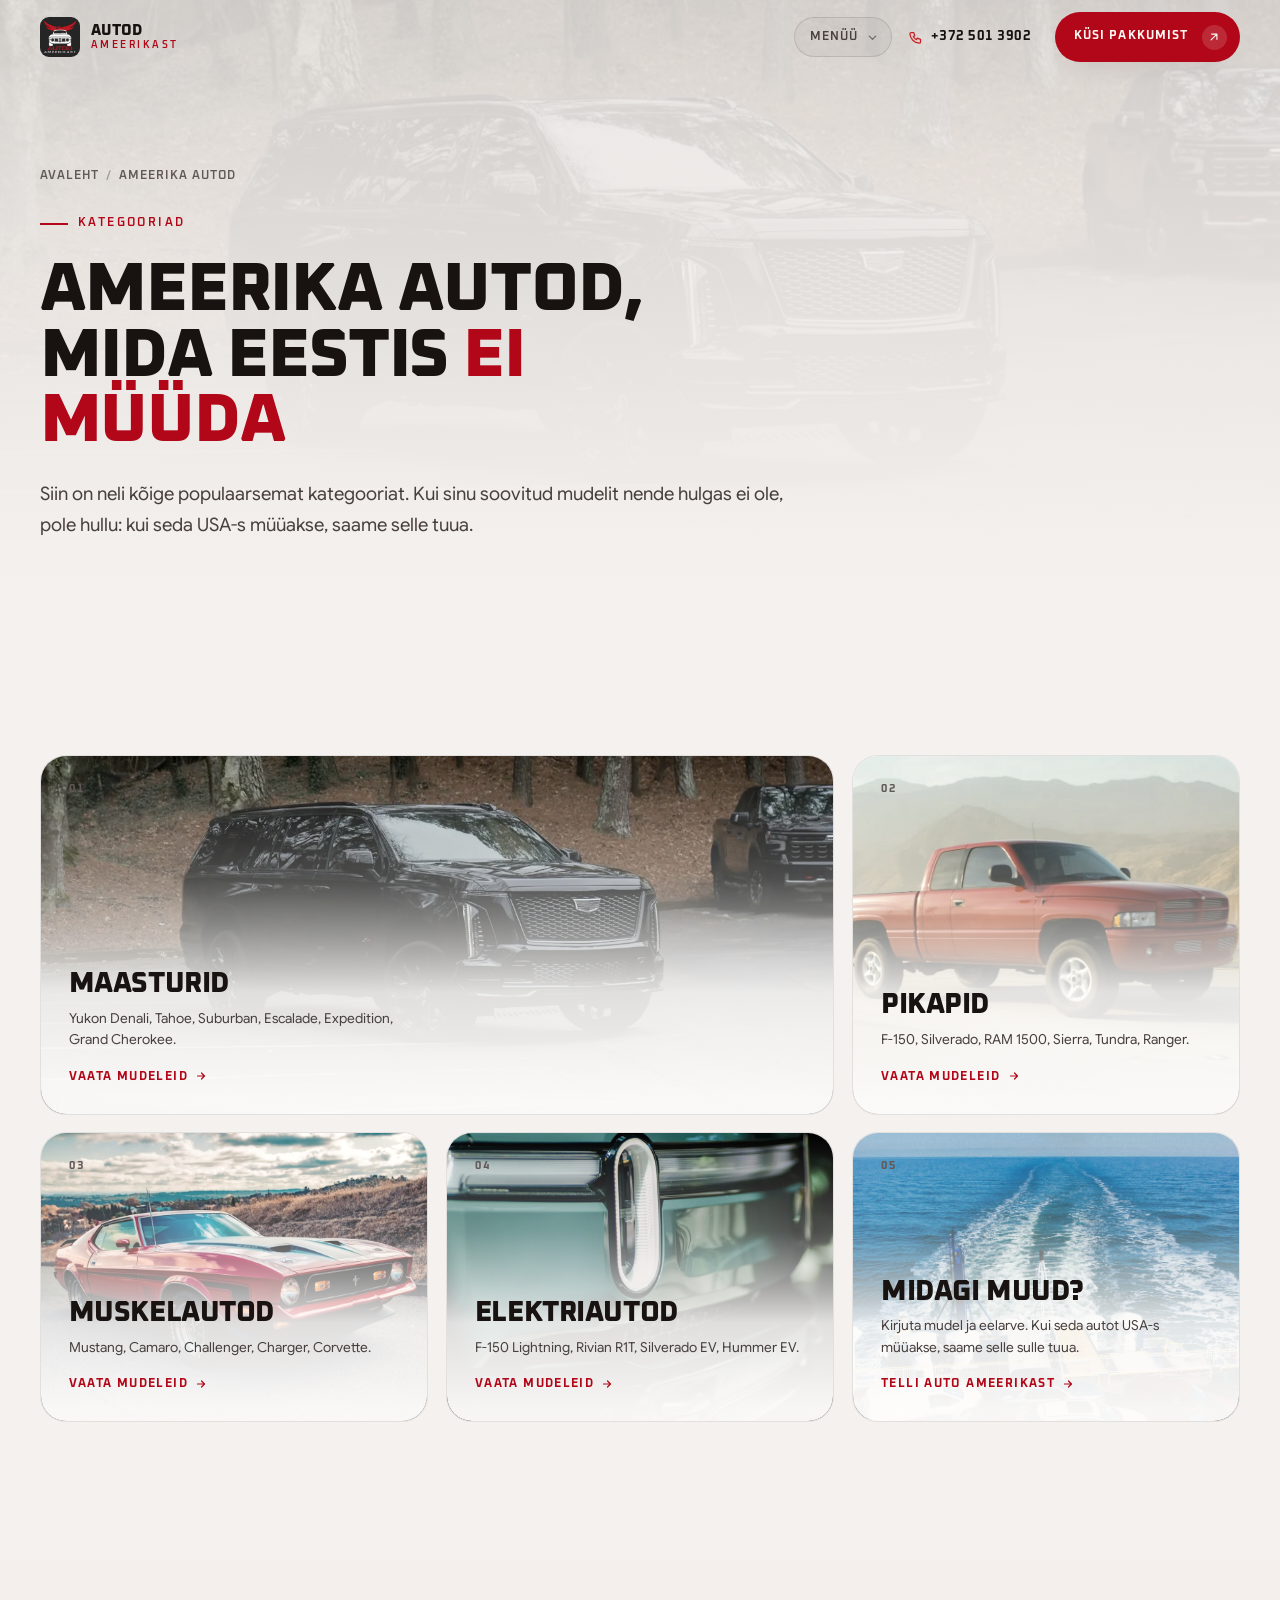
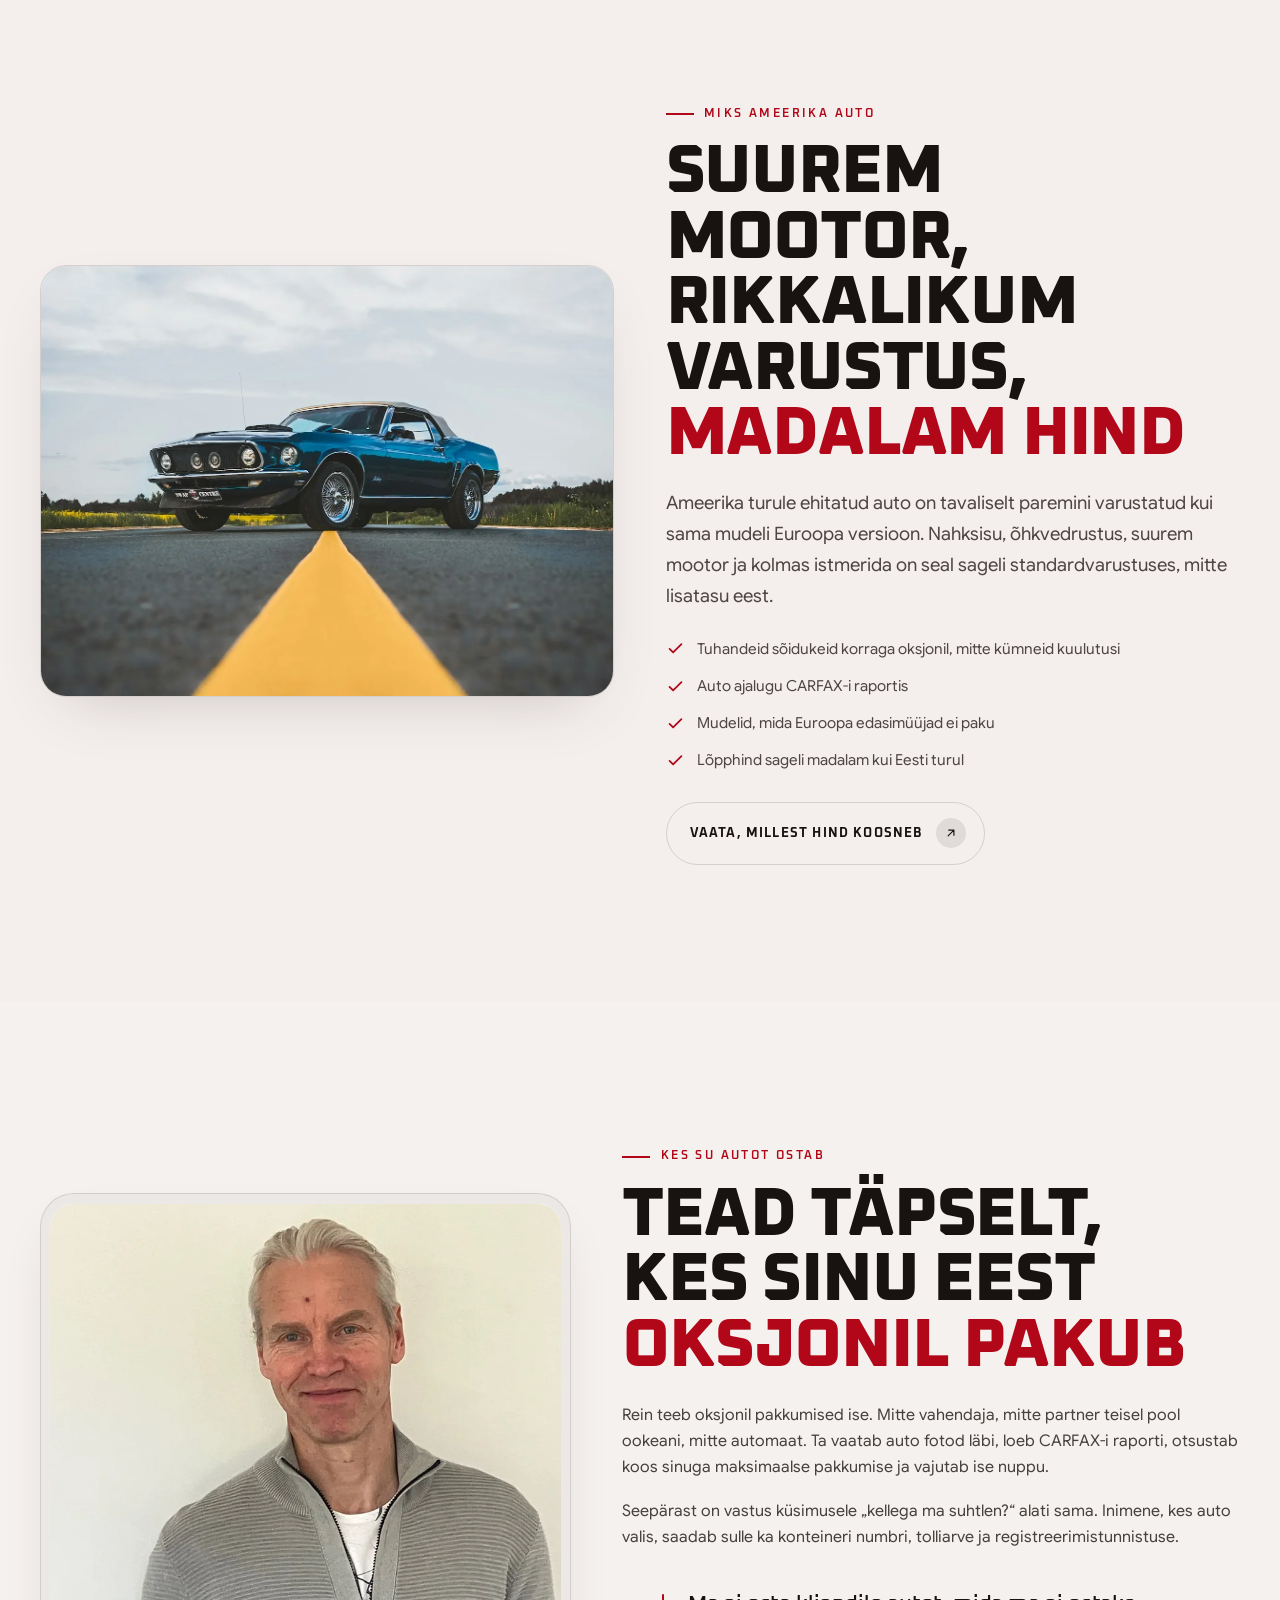
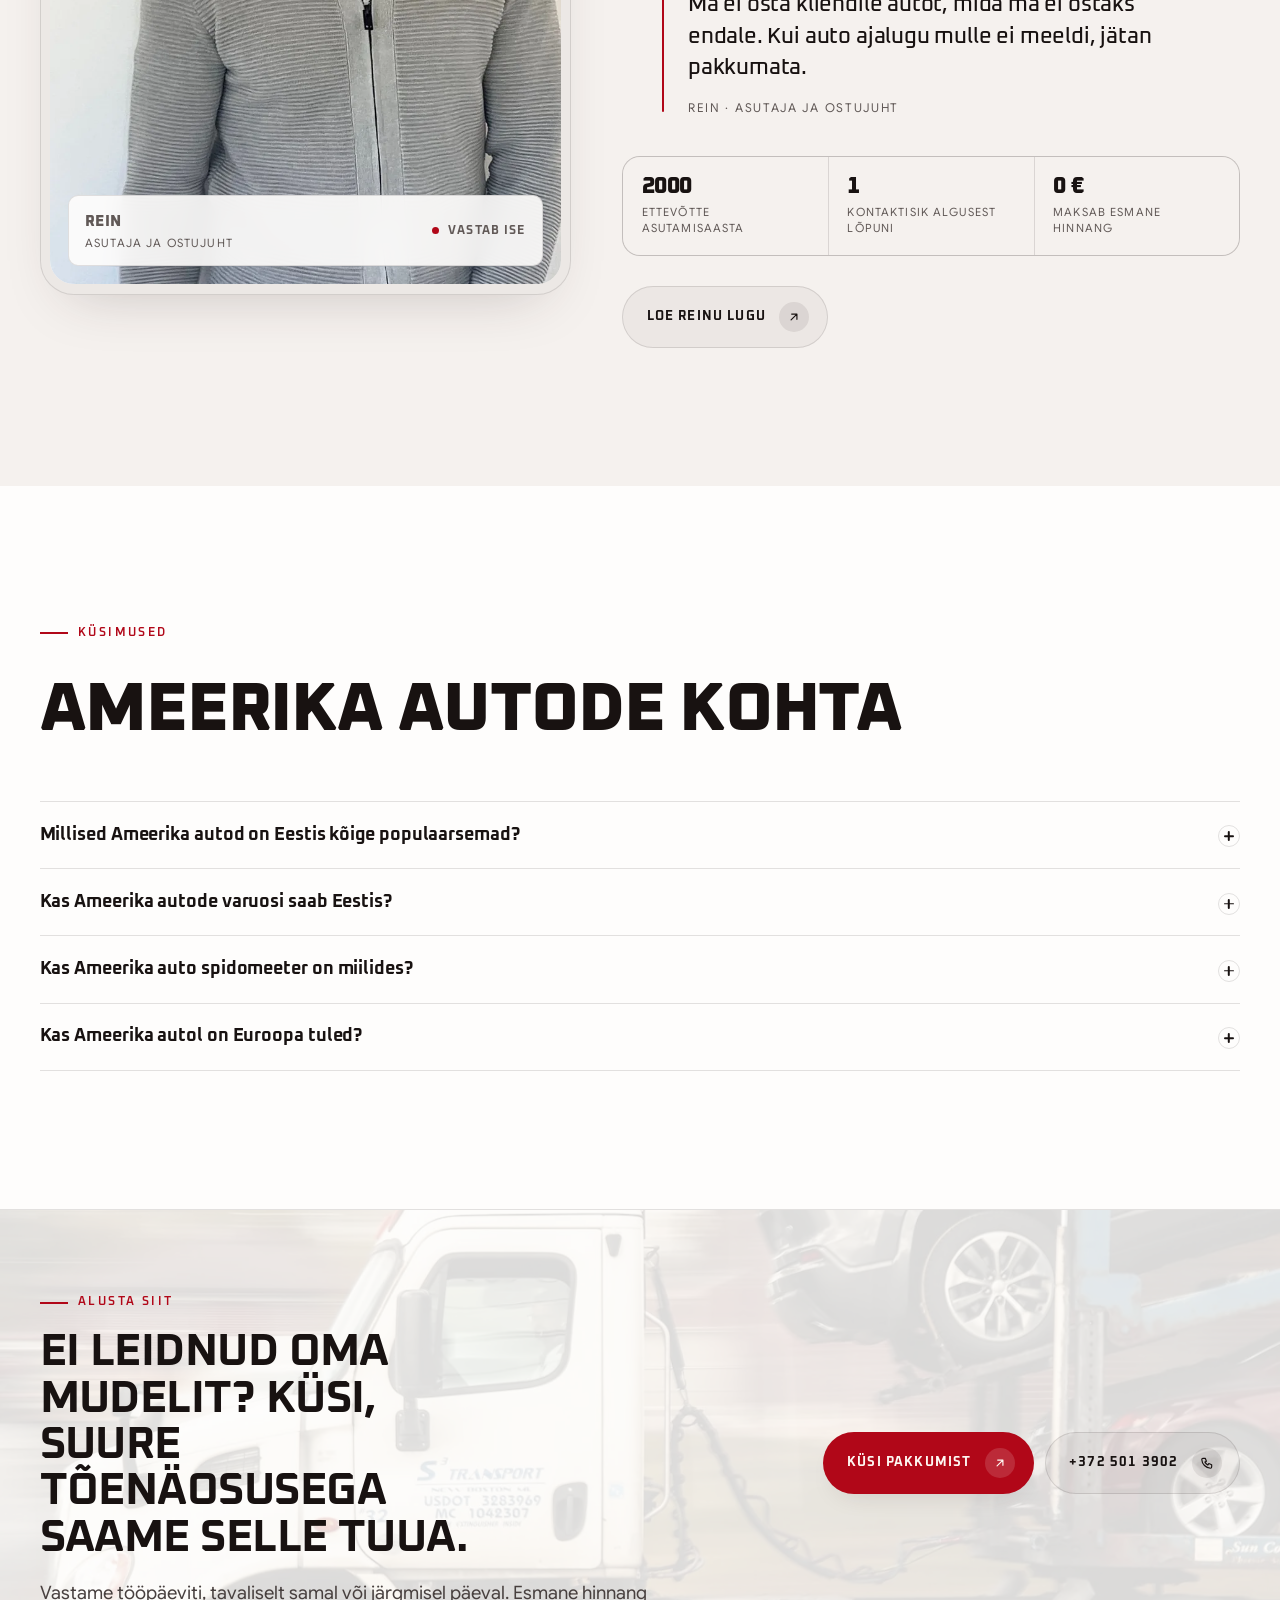
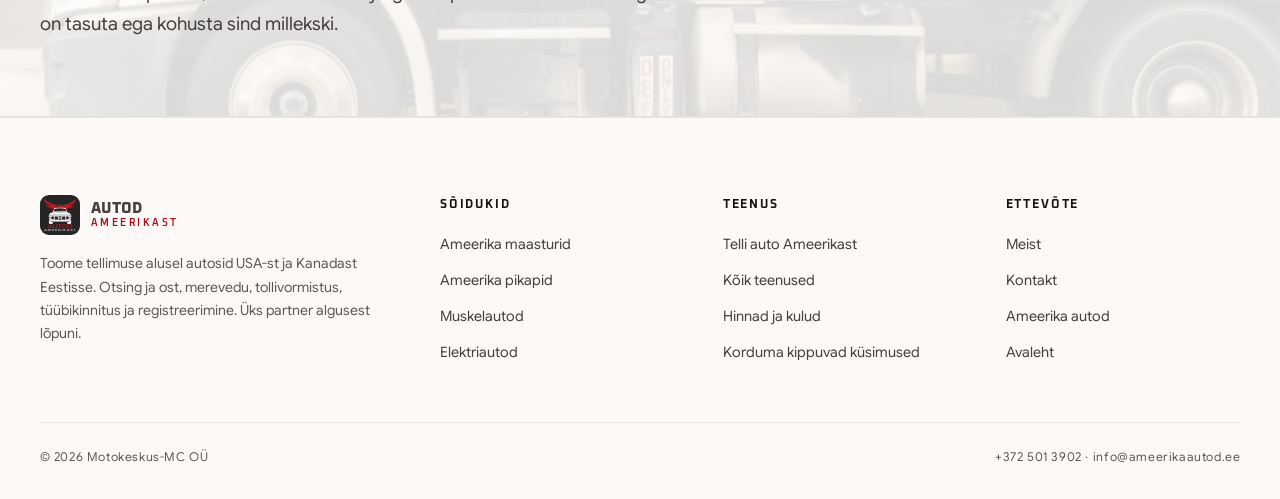
<file: ameerika-autod/index.html>
<!doctype html>
<html lang="et">
<head>
<meta charset="utf-8">
<meta name="viewport" content="width=device-width, initial-scale=1">
<title>Ameerika autod · maasturid, pikapid, muskelautod</title>
<meta name="description" content="Ameerika autod Eestisse: GMC Yukon, Ford F-150, Dodge Challenger, Rivian R1T ja sajad teised mudelid. Vaata kategooriaid ja tüüpilisi hindu.">
<meta name="robots" content="index, follow, max-image-preview:large, max-snippet:-1">
<link rel="canonical" href="https://ameerikaautod.ee/ameerika-autod/">
<meta name="theme-color" content="#faf8f6">
<meta name="color-scheme" content="only light">
<meta name="supported-color-schemes" content="light only">
<meta property="og:type" content="website">
<meta property="og:site_name" content="Autod Ameerikast">
<meta property="og:locale" content="et_EE">
<meta property="og:title" content="Ameerika autod · maasturid, pikapid, muskelautod">
<meta property="og:description" content="Ameerika autod Eestisse: GMC Yukon, Ford F-150, Dodge Challenger, Rivian R1T ja sajad teised mudelid. Vaata kategooriaid ja tüüpilisi hindu.">
<meta property="og:url" content="https://ameerikaautod.ee/ameerika-autod/">
<meta property="og:image" content="https://ameerikaautod.ee/img/cars/suv-escalade.webp">
<meta property="og:image:alt" content="Autod Ameerikast">
<meta name="twitter:card" content="summary_large_image">
<meta name="twitter:title" content="Ameerika autod · maasturid, pikapid, muskelautod">
<meta name="twitter:description" content="Ameerika autod Eestisse: GMC Yukon, Ford F-150, Dodge Challenger, Rivian R1T ja sajad teised mudelid. Vaata kategooriaid ja tüüpilisi hindu.">
<meta name="twitter:image" content="https://ameerikaautod.ee/img/cars/suv-escalade.webp">
<link rel="icon" type="image/png" href="/img/brand/favicon.png">
<link rel="apple-touch-icon" href="/img/brand/favicon.png">
<link rel="preload" as="font" type="font/woff2" href="/fonts/Oxanium.woff2" crossorigin>
<link rel="preload" as="font" type="font/woff2" href="/fonts/GoogleSansFlex.woff2" crossorigin>
<link rel="stylesheet" href="/css/site.css?v=af9ed8b9">
<script type="application/ld+json">{"@context":"https://schema.org","@type":"AutoDealer","@id":"https://ameerikaautod.ee/#org","name":"Autod Ameerikast","legalName":"Motokeskus-MC OÜ","url":"https://ameerikaautod.ee/","logo":"https://ameerikaautod.ee/img/brand/logo.png","image":"https://ameerikaautod.ee/img/cars/hero-challenger.webp","telephone":"+372 501 3902","email":"info@ameerikaautod.ee","priceRange":"€€€","foundingDate":"2000-02-17","vatID":"EE100602175","taxID":"10643414","identifier":{"@type":"PropertyValue","name":"Äriregistri kood","value":"10643414"},"address":{"@type":"PostalAddress","addressLocality":"Tallinn","addressCountry":"EE"},"areaServed":{"@type":"Country","name":"Eesti"},"founder":{"@type":"Person","name":"Rein","jobTitle":"Asutaja ja ostujuht"},"knowsLanguage":["et","en"],"knowsAbout":["Ameerika autode import","Autode tellimine Ameerikast","USA oksjonitelt auto ostmine","Sõiduki tollivormistus","Eesti tüübikinnitus ja registreerimine"],"makesOffer":[{"@type":"Offer","itemOffered":{"@type":"Service","name":"Ameerika maasturid"}},{"@type":"Offer","itemOffered":{"@type":"Service","name":"Ameerika pikapid"}},{"@type":"Offer","itemOffered":{"@type":"Service","name":"Ameerika muskelautod"}},{"@type":"Offer","itemOffered":{"@type":"Service","name":"Ameerika elektriautod"}}]}</script>
<script type="application/ld+json">{"@context":"https://schema.org","@type":"WebSite","@id":"https://ameerikaautod.ee/#website","url":"https://ameerikaautod.ee/","name":"Autod Ameerikast","inLanguage":"et","publisher":{"@id":"https://ameerikaautod.ee/#org"}}</script>
<script type="application/ld+json">{"@context":"https://schema.org","@type":"BreadcrumbList","itemListElement":[{"@type":"ListItem","position":1,"name":"Avaleht","item":"https://ameerikaautod.ee/"},{"@type":"ListItem","position":2,"name":"Ameerika autod","item":"https://ameerikaautod.ee/ameerika-autod/"}]}</script>
<script type="application/ld+json">{"@context":"https://schema.org","@type":"FAQPage","mainEntity":[{"@type":"Question","name":"Millised Ameerika autod on Eestis kõige populaarsemad?","acceptedAnswer":{"@type":"Answer","text":"Kõige rohkem küsitakse suuri maastureid (GMC Yukon Denali, Chevrolet Tahoe, Cadillac Escalade) ja pikapeid (Ford F-150, RAM 1500). Muskelautodest on esikohal Dodge Challenger ja Ford Mustang. Elektriautodest kasvab kõige kiiremini huvi Ford F-150 Lightningu ja Rivian R1T vastu."}},{"@type":"Question","name":"Kas Ameerika autode varuosi saab Eestis?","acceptedAnswer":{"@type":"Answer","text":"Levinumate mudelite varuosad on Euroopa ladudes olemas ja jõuavad kohale tavaliselt 2–5 päevaga. Haruldasemad osad tellime USA-st oma transpordikanali kaudu. Aitame varuosade tellimisega ka aastaid pärast auto üleandmist."}},{"@type":"Question","name":"Kas Ameerika auto spidomeeter on miilides?","acceptedAnswer":{"@type":"Answer","text":"Enamasti jah. Tüübikinnituse käigus kontrollime, kas näidik kuvab ka kilomeetreid. Kui mitte, seadistame näidiku ümber või paigaldame vastava mooduli. See kuulub teenuse hinna sisse."}},{"@type":"Question","name":"Kas Ameerika autol on Euroopa tuled?","acceptedAnswer":{"@type":"Answer","text":"Mitte alati. USA-s on lubatud punased tagumised suunatuled ja tagumine udutuli ei ole kohustuslik. Tüübikinnituse käigus kohandame tuled Euroopa nõuetele. Tavaliselt maksab see 150–400 € ja on eelarves juba arvestatud."}}]}</script>
</head>
<body>
<a class="skip" href="#sisu">Liigu sisu juurde</a>
<header class="hdr" id="hdr">
  <div class="wrap hdr__in">
    <a class="brand" href="/" aria-label="Autod Ameerikast, avaleht">
      <img src="/img/brand/logo.webp" alt="" width="40" height="40" fetchpriority="high">
      <span class="brand__txt"><span class="brand__a">Autod</span><span class="brand__b">Ameerikast</span></span>
    </a>
    <div class="menu" id="menu">
      <button class="menu__btn" id="menubtn" type="button" aria-expanded="false" aria-controls="menupop">Menüü<svg class="menu__chev" viewBox="0 0 24 24" aria-hidden="true"><path d="m6 9.5 6 6 6-6"/></svg></button>
      <nav class="menu__pop" id="menupop" aria-label="Peamenüü"><ul><li style="--i:0"><a href="/ameerika-autod/" aria-current="page"><span class="menu__lbl">Ameerika autod</span><span class="menu__note">Maasturid, pikapid, muskelautod</span></a></li><li style="--i:1"><a href="/telli-auto-ameerikast/"><span class="menu__lbl">Telli auto</span><span class="menu__note">Kuidas tellimine käib</span></a></li><li style="--i:2"><a href="/teenused/"><span class="menu__lbl">Teenused</span><span class="menu__note">Ost, transport, toll, registreerimine</span></a></li><li style="--i:3"><a href="/hinnakiri/"><span class="menu__lbl">Hinnad</span><span class="menu__note">Kui palju auto kokku maksab</span></a></li><li style="--i:4"><a href="/meist/"><span class="menu__lbl">Meist</span><span class="menu__note">Kes sinu auto ostab</span></a></li><li style="--i:5"><a href="/kontakt/"><span class="menu__lbl">Kontakt</span><span class="menu__note">Küsi pakkumist</span></a></li><li style="--i:6"><a href="/kkk/"><span class="menu__lbl">KKK</span><span class="menu__note">Vastused küsimustele</span></a></li></ul></nav>
    </div>
    <a class="hdr__tel" href="tel:+3725013902"><svg viewBox="0 0 24 24" aria-hidden="true"><path d="M5 4h4l2 5-2.5 1.5a11 11 0 0 0 5 5L15 13l5 2v4a2 2 0 0 1-2 2A16 16 0 0 1 3 6a2 2 0 0 1 2-2"/></svg>+372 501 3902</a>
    <span class="hdr__cta"><a class="btn btn--primary btn--sm" href="/kontakt/">Küsi pakkumist<span class="btn__ic"><svg viewBox="0 0 24 24" aria-hidden="true"><path d="M7 17 17 7M8 7h9v9"/></svg></span></a></span>
    <button class="burger" id="burger" aria-expanded="false" aria-controls="sheet" aria-label="Ava menüü"><i aria-hidden="true"></i></button>
  </div>
</header>

<div class="sheet" id="sheet" aria-hidden="true">
  <div></div>
  <nav class="sheet__nav" aria-label="Mobiilimenüü">
    <ul><li><a href="/ameerika-autod/" style="--i:0">Ameerika autod<span>Maasturid, pikapid, muskelautod</span></a></li><li><a href="/telli-auto-ameerikast/" style="--i:1">Telli auto<span>Kuidas tellimine käib</span></a></li><li><a href="/teenused/" style="--i:2">Teenused<span>Ost, transport, toll, registreerimine</span></a></li><li><a href="/hinnakiri/" style="--i:3">Hinnad<span>Kui palju auto kokku maksab</span></a></li><li><a href="/meist/" style="--i:4">Meist<span>Kes sinu auto ostab</span></a></li><li><a href="/kontakt/" style="--i:5">Kontakt<span>Küsi pakkumist</span></a></li><li><a href="/kkk/" style="--i:6">KKK<span>Vastused küsimustele</span></a></li></ul>
  </nav>
  <div class="sheet__foot">
    <a class="btn btn--ghost btn--wide" href="tel:+3725013902">+372 501 3902<span class="btn__ic"><svg viewBox="0 0 24 24" aria-hidden="true"><path d="M5 4h4l2 5-2.5 1.5a11 11 0 0 0 5 5L15 13l5 2v4a2 2 0 0 1-2 2A16 16 0 0 1 3 6a2 2 0 0 1 2-2"/></svg></span></a>
    <a class="btn btn--primary btn--wide" href="/kontakt/">Küsi pakkumist<span class="btn__ic"><svg viewBox="0 0 24 24" aria-hidden="true"><path d="M7 17 17 7M8 7h9v9"/></svg></span></a>
  </div>
</div>
<main id="sisu">


<section class="phero">
  <div class="phero__media" aria-hidden="true"><img src="/img/cars/suv-escalade.webp" width="1600" height="900" alt="" fetchpriority="high" decoding="async"></div>
  <div class="phero__veil" aria-hidden="true"></div>
  <div class="wrap phero__in">
    <nav class="crumbs" aria-label="Asukoht lehel"><a href="/">Avaleht</a><span>/</span><em style="font-style:normal">Ameerika autod</em></nav>
    <span class="kicker" style="margin-top:.6rem">Kategooriad</span>
    <h1 class="d1">Ameerika autod,<br>mida Eestis <span class="mark">ei müüda</span></h1>
    <p class="lede">Siin on neli kõige populaarsemat kategooriat. Kui sinu soovitud mudelit nende hulgas ei ole, pole hullu: kui seda USA-s müüakse, saame selle tuua.</p>
  </div>
</section>

<section class="sec sec--raise">
  <div class="wrap">
    <h2 class="vh">Ameerika autode kategooriad</h2>
    <div class="bento"><a class="tile tile--wide" href="/ameerika-autod/maasturid/">
      <img src="/img/cars/suv-escalade.webp" width="1200" height="900" alt="Must Cadillac Escalade parklas lehtedeta puude taustal" loading="lazy" decoding="async">
      <span class="tile__idx">01</span>
      <span class="tile__body">
        <h3>Maasturid</h3>
        <p>Yukon Denali, Tahoe, Suburban, Escalade, Expedition, Grand Cherokee.</p>
        <span class="tile__go">Vaata mudeleid<svg viewBox="0 0 24 24" aria-hidden="true"><path d="M5 12h14M13 6l6 6-6 6"/></svg></span>
      </span>
    </a><a class="tile tile--tall" href="/ameerika-autod/pikapid/">
      <img src="/img/cars/pickup-orange.webp" width="1200" height="900" alt="Oranž pikap sõidab maanteel" loading="lazy" decoding="async">
      <span class="tile__idx">02</span>
      <span class="tile__body">
        <h3>Pikapid</h3>
        <p>F-150, Silverado, RAM 1500, Sierra, Tundra, Ranger.</p>
        <span class="tile__go">Vaata mudeleid<svg viewBox="0 0 24 24" aria-hidden="true"><path d="M5 12h14M13 6l6 6-6 6"/></svg></span>
      </span>
    </a><a class="tile tile--third" href="/ameerika-autod/muskelautod/">
      <img src="/img/cars/muscle-mustang.webp" width="1200" height="900" alt="Punane Ford Mustang Mach 1 kurvis maanteel" loading="lazy" decoding="async">
      <span class="tile__idx">03</span>
      <span class="tile__body">
        <h3>Muskelautod</h3>
        <p>Mustang, Camaro, Challenger, Charger, Corvette.</p>
        <span class="tile__go">Vaata mudeleid<svg viewBox="0 0 24 24" aria-hidden="true"><path d="M5 12h14M13 6l6 6-6 6"/></svg></span>
      </span>
    </a><a class="tile tile--third" href="/ameerika-autod/elektriautod/">
      <img src="/img/cars/ev-truck.webp" width="1200" height="900" alt="Rohekassinise elektripikapi esivõre ja valgusriba lähivaates" loading="lazy" decoding="async">
      <span class="tile__idx">04</span>
      <span class="tile__body">
        <h3>Elektriautod</h3>
        <p>F-150 Lightning, Rivian R1T, Silverado EV, Hummer EV.</p>
        <span class="tile__go">Vaata mudeleid<svg viewBox="0 0 24 24" aria-hidden="true"><path d="M5 12h14M13 6l6 6-6 6"/></svg></span>
      </span>
    </a><a class="tile tile--third" href="/telli-auto-ameerikast/">
      <img src="/img/cars/ship-cars.webp" width="1200" height="900" alt="Autod laeva tekil ookeanil" loading="lazy" decoding="async">
      <span class="tile__idx">05</span>
      <span class="tile__body">
        <h3>Midagi muud?</h3>
        <p>Kirjuta mudel ja eelarve. Kui seda autot USA-s müüakse, saame selle sulle tuua.</p>
        <span class="tile__go">Telli auto Ameerikast<svg viewBox="0 0 24 24" aria-hidden="true"><path d="M5 12h14M13 6l6 6-6 6"/></svg></span>
      </span>
    </a></div>
  </div>
</section>

<section class="sec sec--light">
  <div class="wrap split split--flip">
    <div class="rv">
      <span class="kicker kicker--light">Miks Ameerika auto</span>
      <h2 class="d1" style="margin-top:1rem">Suurem mootor,<br>rikkalikum varustus,<br><span class="mark">madalam hind</span></h2>
      <p class="lede" style="margin-top:1.2rem">Ameerika turule ehitatud auto on tavaliselt paremini varustatud kui sama mudeli Euroopa versioon. Nahksisu, õhkvedrustus, suurem mootor ja kolmas istmerida on seal sageli standardvarustuses, mitte lisatasu eest.</p>
      <ul class="checks">
        <li><svg viewBox="0 0 24 24" aria-hidden="true"><path d="m4.5 12.5 4.5 4.5L19.5 6.5"/></svg><span>Tuhandeid sõidukeid korraga oksjonil, mitte kümneid kuulutusi</span></li>
        <li><svg viewBox="0 0 24 24" aria-hidden="true"><path d="m4.5 12.5 4.5 4.5L19.5 6.5"/></svg><span>Auto ajalugu CARFAX-i raportis</span></li>
        <li><svg viewBox="0 0 24 24" aria-hidden="true"><path d="m4.5 12.5 4.5 4.5L19.5 6.5"/></svg><span>Mudelid, mida Euroopa edasimüüjad ei paku</span></li>
        <li><svg viewBox="0 0 24 24" aria-hidden="true"><path d="m4.5 12.5 4.5 4.5L19.5 6.5"/></svg><span>Lõpphind sageli madalam kui Eesti turul</span></li>
      </ul>
      <div style="margin-top:1.9rem"><a class="btn btn--outline-light" href="/hinnakiri/">Vaata, millest hind koosneb<span class="btn__ic"><svg viewBox="0 0 24 24" aria-hidden="true"><path d="M7 17 17 7M8 7h9v9"/></svg></span></a></div>
    </div>
    <div class="rv"><div class="frame"><img src="/img/cars/camaro-blue.webp" width="1200" height="900" alt="Sinine Chevrolet Camaro maanteel" loading="lazy" decoding="async"></div></div>
  </div>
</section>


<section class="sec founder sec--raise">
  <div class="wrap founder__grid">
    <div class="rv">
      <div class="shell">
        <div class="shell__core">
          <img src="/img/founder/rein-portrait.webp" width="824" height="1100"
               alt="Rein, Autod Ameerikast asutaja, halli tõmblukuga kampsunis" loading="lazy" decoding="async">
          <div class="founder__tag">
            <span><b>Rein</b><span>Asutaja ja ostujuht</span></span>
            <span class="sig"><i></i>Vastab ise</span>
          </div>
        </div>
      </div>
    </div>
    <div class="rv">
      <span class="kicker ">Kes su autot ostab</span>
      <h2 class="d1" style="margin-top:1rem">Tead täpselt,<br>kes sinu eest<br><span class="mark">oksjonil pakub</span></h2>
      <div class="prose" style="margin-top:1.4rem">
        <p>Rein teeb oksjonil pakkumised ise. Mitte vahendaja, mitte partner teisel pool ookeani, mitte automaat. Ta vaatab auto fotod läbi, loeb CARFAX-i raporti, otsustab koos sinuga maksimaalse pakkumise ja vajutab ise nuppu.</p>
        <p>Seepärast on vastus küsimusele „kellega ma suhtlen?“ alati sama. Inimene, kes auto valis, saadab sulle ka konteineri numbri, tolliarve ja registreerimistunnistuse.</p>
      </div>
      <blockquote class="quote">
        <p>Ma ei osta kliendile autot, mida ma ei ostaks endale. Kui auto ajalugu mulle ei meeldi, jätan pakkumata.</p>
        <cite>Rein · Asutaja ja ostujuht</cite>
      </blockquote>
      <div class="cred">
        <div><b>2000</b><span>ettevõtte asutamisaasta</span></div>
        <div><b>1</b><span>kontaktisik algusest lõpuni</span></div>
        <div><b>0 &euro;</b><span>maksab esmane hinnang</span></div>
      </div>
      <div style="margin-top:1.9rem"><a class="btn btn--ghost" href="/meist/">Loe Reinu lugu<span class="btn__ic"><svg viewBox="0 0 24 24" aria-hidden="true"><path d="M7 17 17 7M8 7h9v9"/></svg></span></a></div>
    </div>
  </div>
</section>

<section class="sec sec--sheet">
  <div class="wrap">
    <div class="sec__head"><span class="kicker">Küsimused</span><h2 class="d1" style="margin-top:1rem">Ameerika autode kohta</h2></div>
    <div class="faq"><details>
      <summary>Millised Ameerika autod on Eestis kõige populaarsemad?<i aria-hidden="true"></i></summary>
      <div class="faq__a"><div><p>Kõige rohkem küsitakse suuri maastureid (GMC Yukon Denali, Chevrolet Tahoe, Cadillac Escalade) ja pikapeid (Ford F-150, RAM 1500). Muskelautodest on esikohal Dodge Challenger ja Ford Mustang. Elektriautodest kasvab kõige kiiremini huvi Ford F-150 Lightningu ja Rivian R1T vastu.</p></div></div>
    </details><details>
      <summary>Kas Ameerika autode varuosi saab Eestis?<i aria-hidden="true"></i></summary>
      <div class="faq__a"><div><p>Levinumate mudelite varuosad on Euroopa ladudes olemas ja jõuavad kohale tavaliselt 2–5 päevaga. Haruldasemad osad tellime USA-st oma transpordikanali kaudu. Aitame varuosade tellimisega ka aastaid pärast auto üleandmist.</p></div></div>
    </details><details>
      <summary>Kas Ameerika auto spidomeeter on miilides?<i aria-hidden="true"></i></summary>
      <div class="faq__a"><div><p>Enamasti jah. Tüübikinnituse käigus kontrollime, kas näidik kuvab ka kilomeetreid. Kui mitte, seadistame näidiku ümber või paigaldame vastava mooduli. See kuulub teenuse hinna sisse.</p></div></div>
    </details><details>
      <summary>Kas Ameerika autol on Euroopa tuled?<i aria-hidden="true"></i></summary>
      <div class="faq__a"><div><p>Mitte alati. USA-s on lubatud punased tagumised suunatuled ja tagumine udutuli ei ole kohustuslik. Tüübikinnituse käigus kohandame tuled Euroopa nõuetele. Tavaliselt maksab see 150–400 € ja on eelarves juba arvestatud.</p></div></div>
    </details></div>
  </div>
</section>


<section class="band">
  <div class="band__bg" aria-hidden="true"><img src="/img/cars/carrier-truck.webp" width="1400" height="700" alt="" loading="lazy" decoding="async"></div>
  <div class="wrap band__in">
    <div class="rv">
      <span class="kicker">Alusta siit</span>
      <h2 class="d2" style="margin-top:1rem">Ei leidnud oma mudelit? Küsi, suure tõenäosusega saame selle tuua.</h2>
      <p class="lede" style="margin-top:1rem;max-width:52ch">Vastame tööpäeviti, tavaliselt samal või järgmisel päeval. Esmane hinnang on tasuta ega kohusta sind millekski.</p>
    </div>
    <div class="band__acts rv">
      <a class="btn btn--primary" href="/kontakt/">Küsi pakkumist<span class="btn__ic"><svg viewBox="0 0 24 24" aria-hidden="true"><path d="M7 17 17 7M8 7h9v9"/></svg></span></a>
      <a class="btn btn--ghost" href="tel:+3725013902">+372 501 3902<span class="btn__ic"><svg viewBox="0 0 24 24" aria-hidden="true"><path d="M5 4h4l2 5-2.5 1.5a11 11 0 0 0 5 5L15 13l5 2v4a2 2 0 0 1-2 2A16 16 0 0 1 3 6a2 2 0 0 1 2-2"/></svg></span></a>
    </div>
  </div>
</section>
</main>
<footer class="ftr">
  <div class="wrap">
    <div class="ftr__grid">
      <div class="ftr__col ftr__about">
        <a class="brand" href="/" aria-label="Autod Ameerikast, avaleht">
          <img src="/img/brand/logo.webp" alt="" width="40" height="40" loading="lazy">
          <span class="brand__txt"><span class="brand__a">Autod</span><span class="brand__b">Ameerikast</span></span>
        </a>
        <p>Toome tellimuse alusel autosid USA-st ja Kanadast Eestisse. Otsing ja ost, merevedu, tollivormistus, tüübikinnitus ja registreerimine. Üks partner algusest lõpuni.</p>
      </div>
      <div class="ftr__col">
        <h2 class="ftr__h">Sõidukid</h2>
        <ul><li><a href="/ameerika-autod/maasturid/">Ameerika maasturid</a></li><li><a href="/ameerika-autod/pikapid/">Ameerika pikapid</a></li><li><a href="/ameerika-autod/muskelautod/">Muskelautod</a></li><li><a href="/ameerika-autod/elektriautod/">Elektriautod</a></li></ul>
      </div><div class="ftr__col">
        <h2 class="ftr__h">Teenus</h2>
        <ul><li><a href="/telli-auto-ameerikast/">Telli auto Ameerikast</a></li><li><a href="/teenused/">Kõik teenused</a></li><li><a href="/hinnakiri/">Hinnad ja kulud</a></li><li><a href="/kkk/">Korduma kippuvad küsimused</a></li></ul>
      </div><div class="ftr__col">
        <h2 class="ftr__h">Ettevõte</h2>
        <ul><li><a href="/meist/">Meist</a></li><li><a href="/kontakt/">Kontakt</a></li><li><a href="/ameerika-autod/">Ameerika autod</a></li><li><a href="/">Avaleht</a></li></ul>
      </div>
    </div>
    <div class="ftr__bot">
      <span>© 2026 Motokeskus-MC OÜ</span>
      <span><a href="tel:+3725013902">+372 501 3902</a> · <a href="mailto:info@ameerikaautod.ee">info@ameerikaautod.ee</a></span>
    </div>
  </div>
</footer>
<script src="/js/site.js?v=0c613868" defer></script>
</body>
</html>
</file>
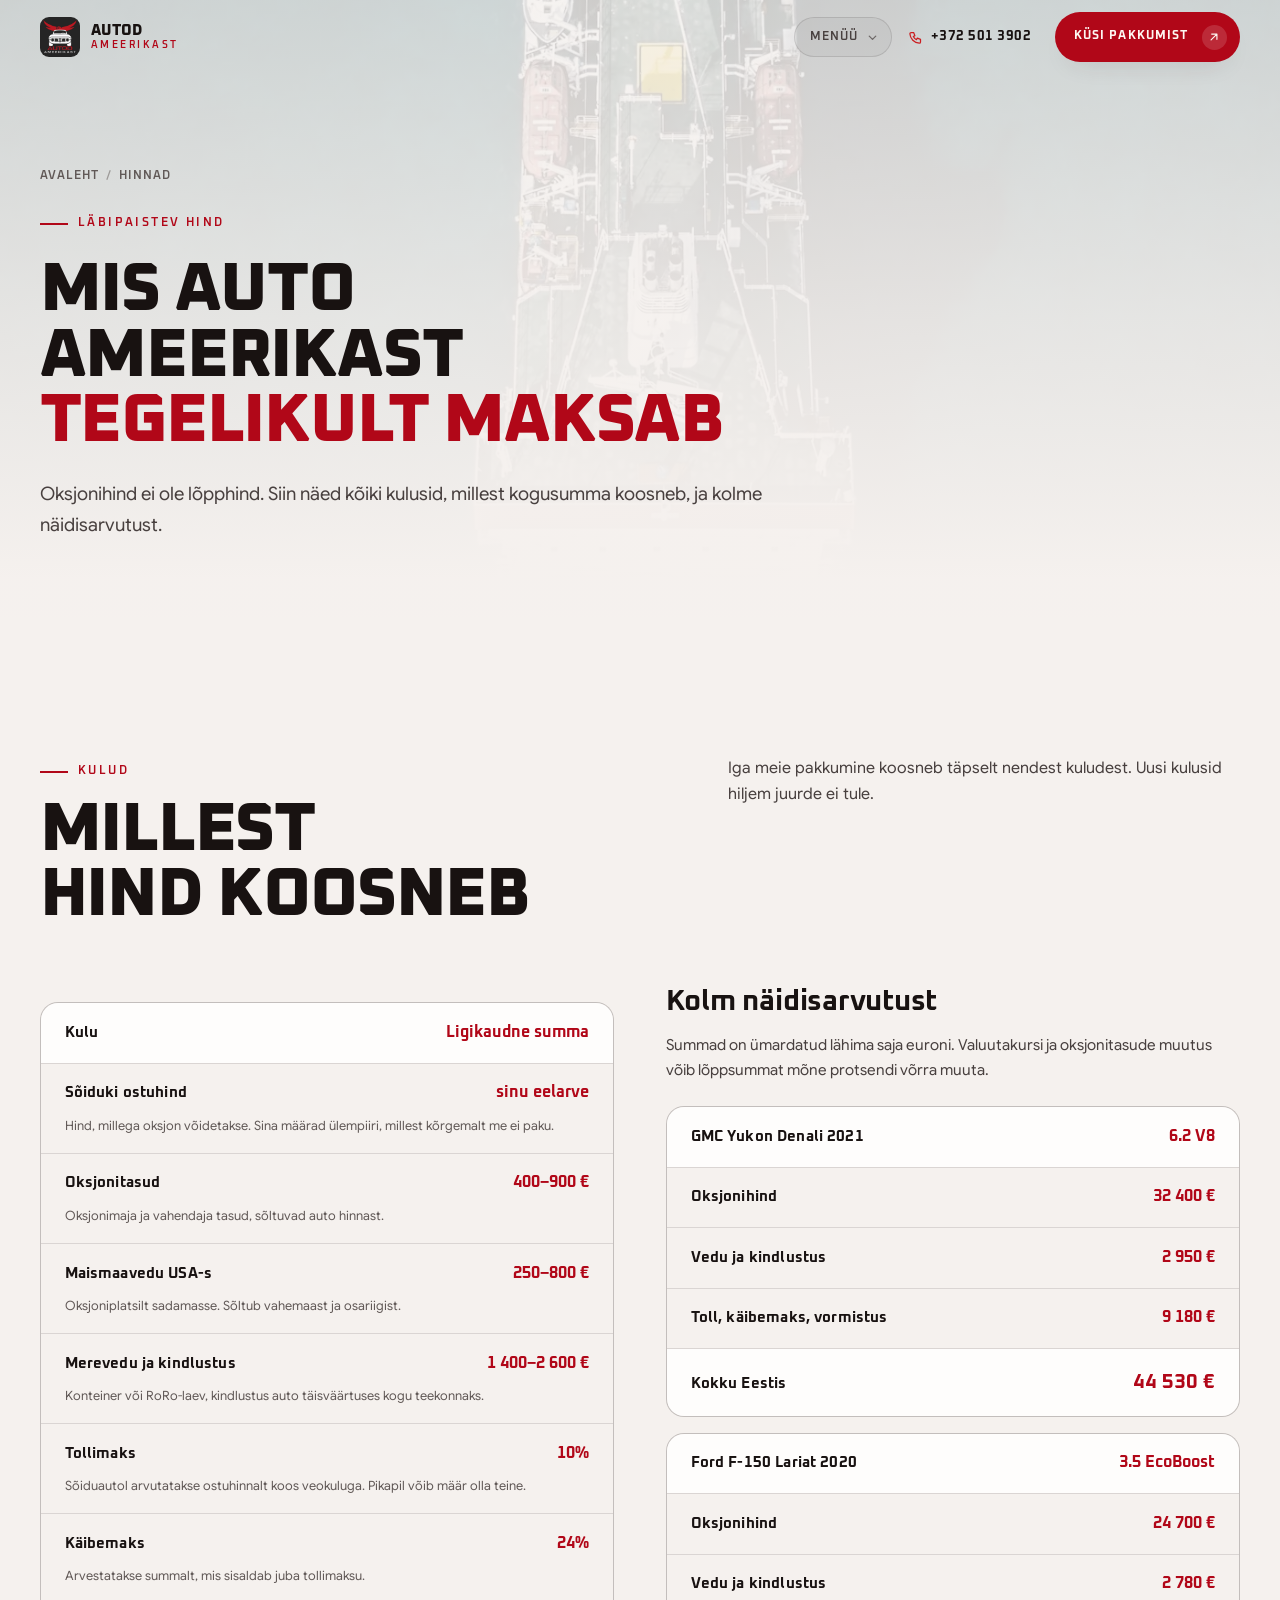
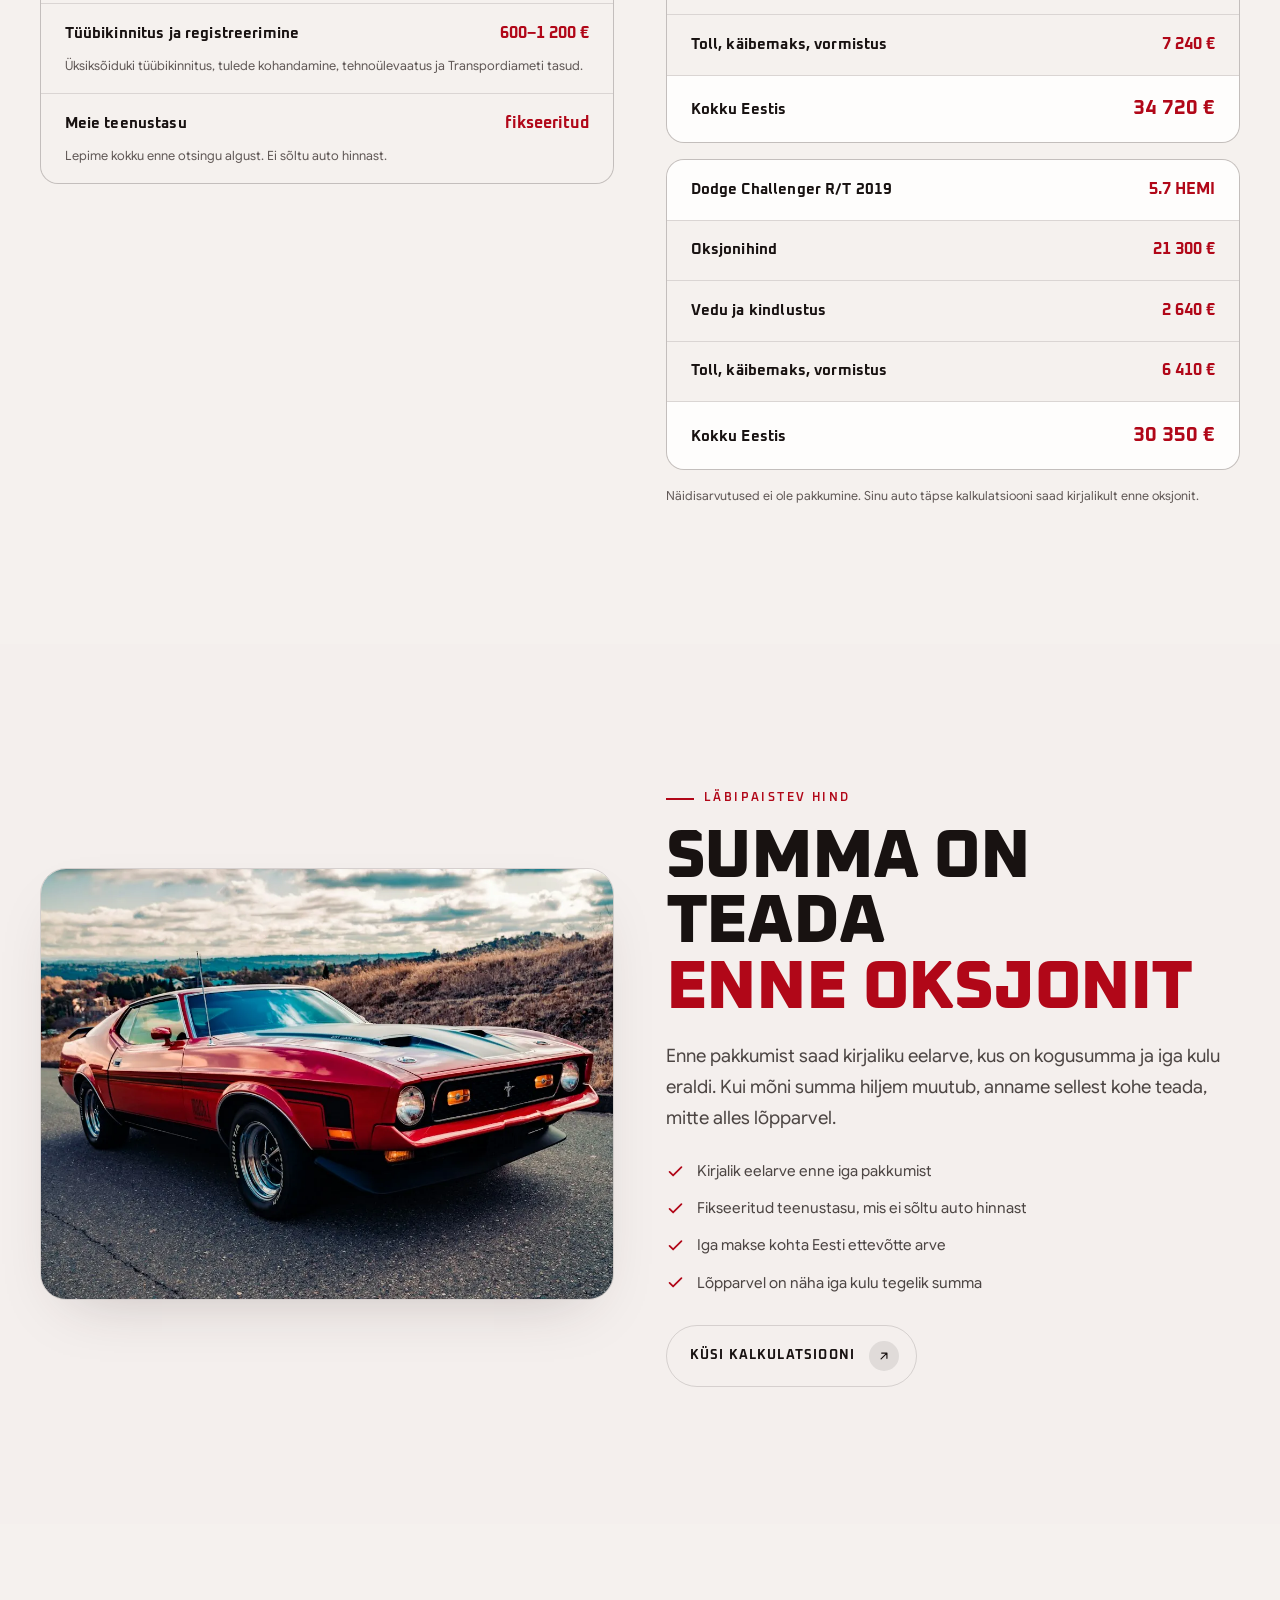
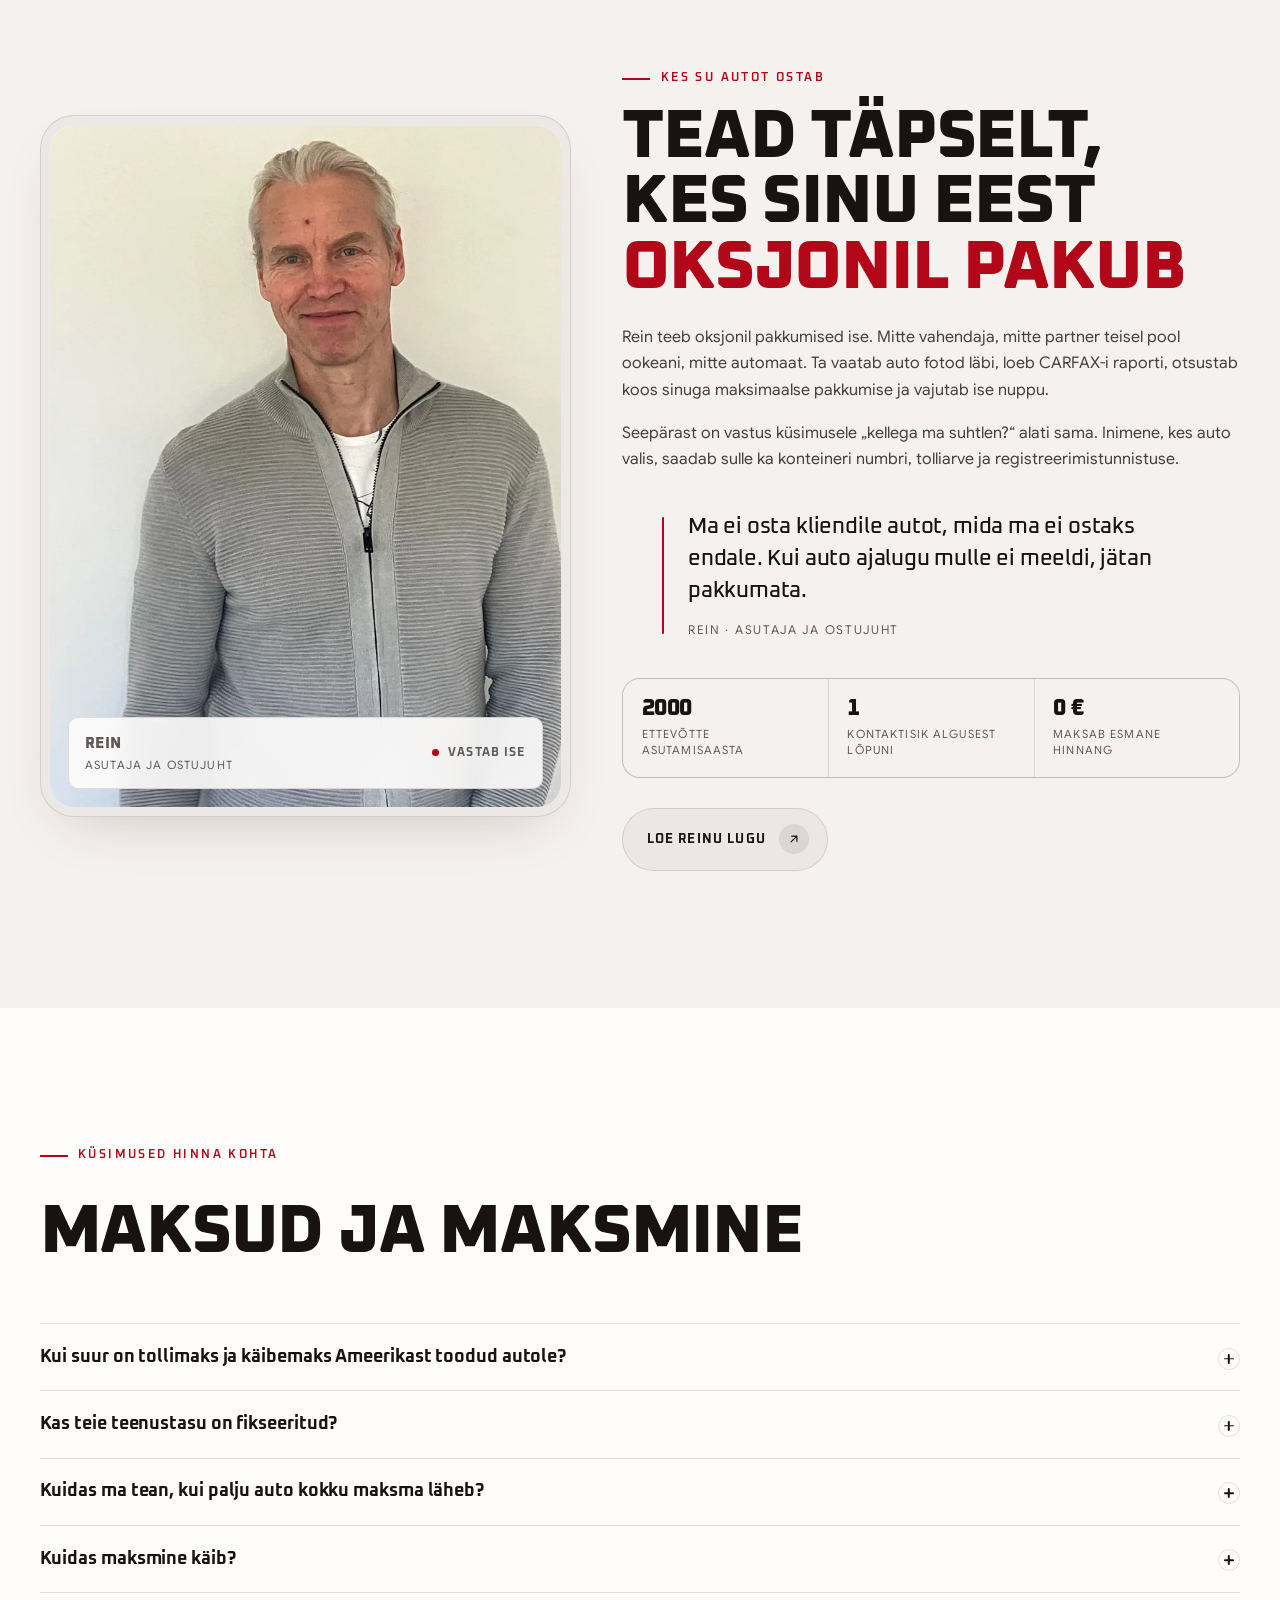
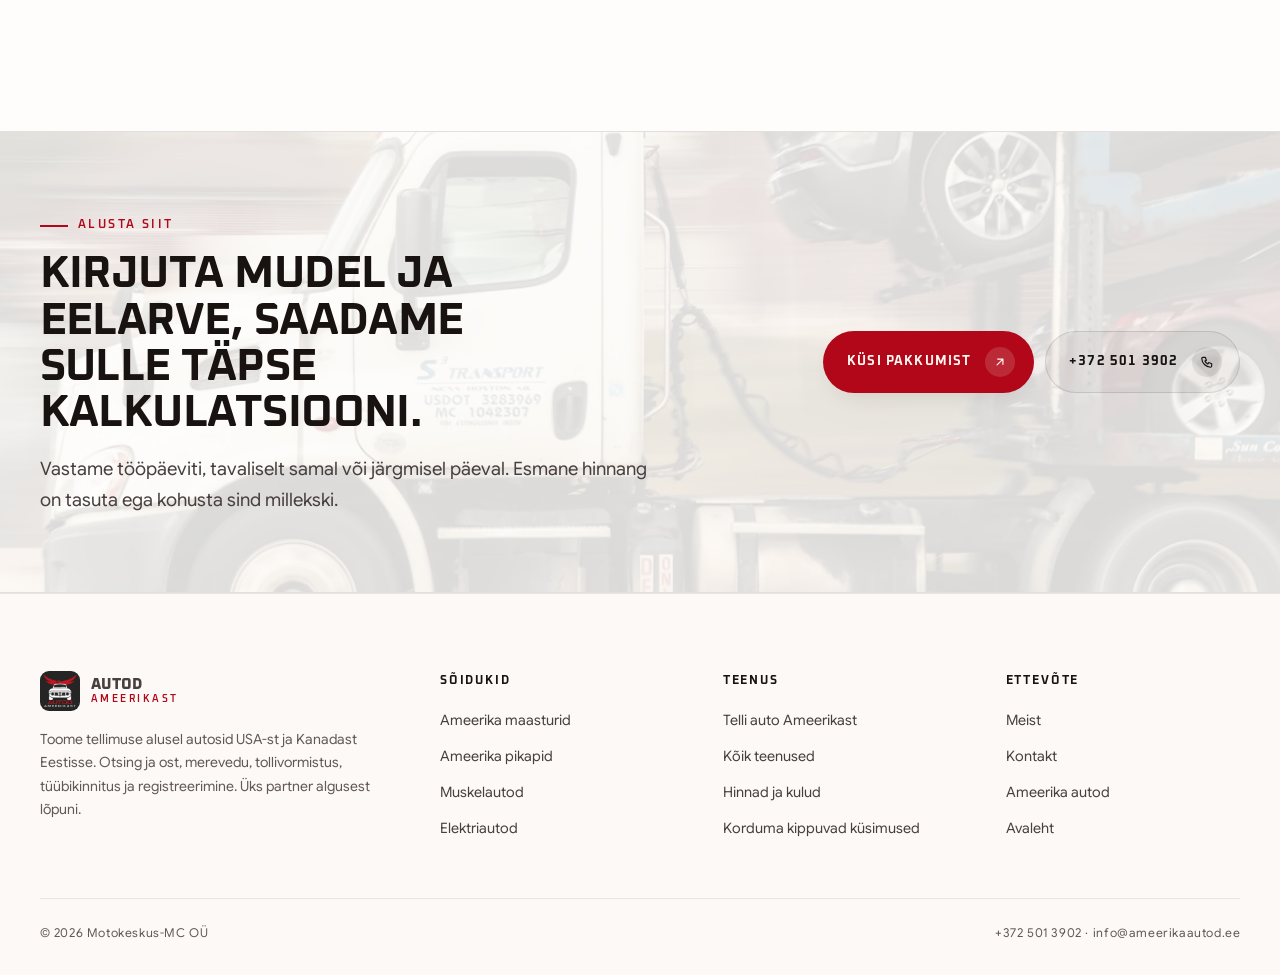
<file: hinnakiri/index.html>
<!doctype html>
<html lang="et">
<head>
<meta charset="utf-8">
<meta name="viewport" content="width=device-width, initial-scale=1">
<title>Hinnad · mis auto Ameerikast tegelikult maksab</title>
<meta name="description" content="Läbipaistev hinnakujundus: oksjonihind, transport, tollimaks, käibemaks, tüübikinnitus ja teenustasu. Kolm näidisarvutust: maastur, pikap ja muskelauto.">
<meta name="robots" content="index, follow, max-image-preview:large, max-snippet:-1">
<link rel="canonical" href="https://ameerikaautod.ee/hinnakiri/">
<meta name="theme-color" content="#faf8f6">
<meta name="color-scheme" content="only light">
<meta name="supported-color-schemes" content="light only">
<meta property="og:type" content="website">
<meta property="og:site_name" content="Autod Ameerikast">
<meta property="og:locale" content="et_EE">
<meta property="og:title" content="Hinnad · mis auto Ameerikast tegelikult maksab">
<meta property="og:description" content="Läbipaistev hinnakujundus: oksjonihind, transport, tollimaks, käibemaks, tüübikinnitus ja teenustasu. Kolm näidisarvutust: maastur, pikap ja muskelauto.">
<meta property="og:url" content="https://ameerikaautod.ee/hinnakiri/">
<meta property="og:image" content="https://ameerikaautod.ee/img/cars/port-ship.webp">
<meta property="og:image:alt" content="Autod Ameerikast">
<meta name="twitter:card" content="summary_large_image">
<meta name="twitter:title" content="Hinnad · mis auto Ameerikast tegelikult maksab">
<meta name="twitter:description" content="Läbipaistev hinnakujundus: oksjonihind, transport, tollimaks, käibemaks, tüübikinnitus ja teenustasu. Kolm näidisarvutust: maastur, pikap ja muskelauto.">
<meta name="twitter:image" content="https://ameerikaautod.ee/img/cars/port-ship.webp">
<link rel="icon" type="image/png" href="/img/brand/favicon.png">
<link rel="apple-touch-icon" href="/img/brand/favicon.png">
<link rel="preload" as="font" type="font/woff2" href="/fonts/Oxanium.woff2" crossorigin>
<link rel="preload" as="font" type="font/woff2" href="/fonts/GoogleSansFlex.woff2" crossorigin>
<link rel="stylesheet" href="/css/site.css?v=af9ed8b9">
<script type="application/ld+json">{"@context":"https://schema.org","@type":"AutoDealer","@id":"https://ameerikaautod.ee/#org","name":"Autod Ameerikast","legalName":"Motokeskus-MC OÜ","url":"https://ameerikaautod.ee/","logo":"https://ameerikaautod.ee/img/brand/logo.png","image":"https://ameerikaautod.ee/img/cars/hero-challenger.webp","telephone":"+372 501 3902","email":"info@ameerikaautod.ee","priceRange":"€€€","foundingDate":"2000-02-17","vatID":"EE100602175","taxID":"10643414","identifier":{"@type":"PropertyValue","name":"Äriregistri kood","value":"10643414"},"address":{"@type":"PostalAddress","addressLocality":"Tallinn","addressCountry":"EE"},"areaServed":{"@type":"Country","name":"Eesti"},"founder":{"@type":"Person","name":"Rein","jobTitle":"Asutaja ja ostujuht"},"knowsLanguage":["et","en"],"knowsAbout":["Ameerika autode import","Autode tellimine Ameerikast","USA oksjonitelt auto ostmine","Sõiduki tollivormistus","Eesti tüübikinnitus ja registreerimine"],"makesOffer":[{"@type":"Offer","itemOffered":{"@type":"Service","name":"Ameerika maasturid"}},{"@type":"Offer","itemOffered":{"@type":"Service","name":"Ameerika pikapid"}},{"@type":"Offer","itemOffered":{"@type":"Service","name":"Ameerika muskelautod"}},{"@type":"Offer","itemOffered":{"@type":"Service","name":"Ameerika elektriautod"}}]}</script>
<script type="application/ld+json">{"@context":"https://schema.org","@type":"WebSite","@id":"https://ameerikaautod.ee/#website","url":"https://ameerikaautod.ee/","name":"Autod Ameerikast","inLanguage":"et","publisher":{"@id":"https://ameerikaautod.ee/#org"}}</script>
<script type="application/ld+json">{"@context":"https://schema.org","@type":"BreadcrumbList","itemListElement":[{"@type":"ListItem","position":1,"name":"Avaleht","item":"https://ameerikaautod.ee/"},{"@type":"ListItem","position":2,"name":"Hinnad","item":"https://ameerikaautod.ee/hinnakiri/"}]}</script>
<script type="application/ld+json">{"@context":"https://schema.org","@type":"FAQPage","mainEntity":[{"@type":"Question","name":"Kui suur on tollimaks ja käibemaks Ameerikast toodud autole?","acceptedAnswer":{"@type":"Answer","text":"Sõiduautole kehtib Euroopa Liidus 10% tollimaks, mis arvutatakse ostuhinna ja veokulu summalt. Seejärel lisandub 24% käibemaks kogu summale koos tollimaksuga. Üle 30 aasta vanale kollektsiooniväärtusega sõidukile võib kehtida soodsam tollikord. Pikapid liigitatakse tollis sageli kaubaveokiks, millele kehtib kõrgem tollimaks. Kontrollime seda iga auto puhul eraldi enne pakkumist."}},{"@type":"Question","name":"Kas teie teenustasu on fikseeritud?","acceptedAnswer":{"@type":"Answer","text":"Jah. Teenustasu lepitakse kokku enne otsingu alustamist ja see ei muutu sõltuvalt sellest, kui kalli auto me lõpuks ostame. Nii ei ole meil mingit huvi müüa sulle kallimat autot."}},{"@type":"Question","name":"Kuidas ma tean, kui palju auto kokku maksma läheb?","acceptedAnswer":{"@type":"Answer","text":"Enne oksjonit saad kirjaliku eelarve, kus on iga kulu eraldi välja toodud: oksjonihind, oksjonitasu, transport USA-s, merevedu, kindlustus, sadamatasud, tollimaks, käibemaks, tüübikinnitus, registreerimine ja meie teenustasu. Lõpparvel näed iga kulu tegelikku summat ja saad seda eelarvega võrrelda."}},{"@type":"Question","name":"Kuidas maksmine käib?","acceptedAnswer":{"@type":"Answer","text":"Deposiit enne oksjonit, auto hind pärast oksjoni võitmist ja ülejäänud kulud enne auto üleandmist Eestis. Kõik maksed tehakse Eesti ettevõtte kontole ja iga makse kohta saad arve."}}]}</script>
</head>
<body>
<a class="skip" href="#sisu">Liigu sisu juurde</a>
<header class="hdr" id="hdr">
  <div class="wrap hdr__in">
    <a class="brand" href="/" aria-label="Autod Ameerikast, avaleht">
      <img src="/img/brand/logo.webp" alt="" width="40" height="40" fetchpriority="high">
      <span class="brand__txt"><span class="brand__a">Autod</span><span class="brand__b">Ameerikast</span></span>
    </a>
    <div class="menu" id="menu">
      <button class="menu__btn" id="menubtn" type="button" aria-expanded="false" aria-controls="menupop">Menüü<svg class="menu__chev" viewBox="0 0 24 24" aria-hidden="true"><path d="m6 9.5 6 6 6-6"/></svg></button>
      <nav class="menu__pop" id="menupop" aria-label="Peamenüü"><ul><li style="--i:0"><a href="/ameerika-autod/"><span class="menu__lbl">Ameerika autod</span><span class="menu__note">Maasturid, pikapid, muskelautod</span></a></li><li style="--i:1"><a href="/telli-auto-ameerikast/"><span class="menu__lbl">Telli auto</span><span class="menu__note">Kuidas tellimine käib</span></a></li><li style="--i:2"><a href="/teenused/"><span class="menu__lbl">Teenused</span><span class="menu__note">Ost, transport, toll, registreerimine</span></a></li><li style="--i:3"><a href="/hinnakiri/" aria-current="page"><span class="menu__lbl">Hinnad</span><span class="menu__note">Kui palju auto kokku maksab</span></a></li><li style="--i:4"><a href="/meist/"><span class="menu__lbl">Meist</span><span class="menu__note">Kes sinu auto ostab</span></a></li><li style="--i:5"><a href="/kontakt/"><span class="menu__lbl">Kontakt</span><span class="menu__note">Küsi pakkumist</span></a></li><li style="--i:6"><a href="/kkk/"><span class="menu__lbl">KKK</span><span class="menu__note">Vastused küsimustele</span></a></li></ul></nav>
    </div>
    <a class="hdr__tel" href="tel:+3725013902"><svg viewBox="0 0 24 24" aria-hidden="true"><path d="M5 4h4l2 5-2.5 1.5a11 11 0 0 0 5 5L15 13l5 2v4a2 2 0 0 1-2 2A16 16 0 0 1 3 6a2 2 0 0 1 2-2"/></svg>+372 501 3902</a>
    <span class="hdr__cta"><a class="btn btn--primary btn--sm" href="/kontakt/">Küsi pakkumist<span class="btn__ic"><svg viewBox="0 0 24 24" aria-hidden="true"><path d="M7 17 17 7M8 7h9v9"/></svg></span></a></span>
    <button class="burger" id="burger" aria-expanded="false" aria-controls="sheet" aria-label="Ava menüü"><i aria-hidden="true"></i></button>
  </div>
</header>

<div class="sheet" id="sheet" aria-hidden="true">
  <div></div>
  <nav class="sheet__nav" aria-label="Mobiilimenüü">
    <ul><li><a href="/ameerika-autod/" style="--i:0">Ameerika autod<span>Maasturid, pikapid, muskelautod</span></a></li><li><a href="/telli-auto-ameerikast/" style="--i:1">Telli auto<span>Kuidas tellimine käib</span></a></li><li><a href="/teenused/" style="--i:2">Teenused<span>Ost, transport, toll, registreerimine</span></a></li><li><a href="/hinnakiri/" style="--i:3">Hinnad<span>Kui palju auto kokku maksab</span></a></li><li><a href="/meist/" style="--i:4">Meist<span>Kes sinu auto ostab</span></a></li><li><a href="/kontakt/" style="--i:5">Kontakt<span>Küsi pakkumist</span></a></li><li><a href="/kkk/" style="--i:6">KKK<span>Vastused küsimustele</span></a></li></ul>
  </nav>
  <div class="sheet__foot">
    <a class="btn btn--ghost btn--wide" href="tel:+3725013902">+372 501 3902<span class="btn__ic"><svg viewBox="0 0 24 24" aria-hidden="true"><path d="M5 4h4l2 5-2.5 1.5a11 11 0 0 0 5 5L15 13l5 2v4a2 2 0 0 1-2 2A16 16 0 0 1 3 6a2 2 0 0 1 2-2"/></svg></span></a>
    <a class="btn btn--primary btn--wide" href="/kontakt/">Küsi pakkumist<span class="btn__ic"><svg viewBox="0 0 24 24" aria-hidden="true"><path d="M7 17 17 7M8 7h9v9"/></svg></span></a>
  </div>
</div>
<main id="sisu">


<section class="phero">
  <div class="phero__media" aria-hidden="true"><img src="/img/cars/port-ship.webp" width="1600" height="900" alt="" fetchpriority="high" decoding="async"></div>
  <div class="phero__veil" aria-hidden="true"></div>
  <div class="wrap phero__in">
    <nav class="crumbs" aria-label="Asukoht lehel"><a href="/">Avaleht</a><span>/</span><em style="font-style:normal">Hinnad</em></nav>
    <span class="kicker" style="margin-top:.6rem">Läbipaistev hind</span>
    <h1 class="d1">Mis auto<br>Ameerikast<br><span class="mark">tegelikult maksab</span></h1>
    <p class="lede">Oksjonihind ei ole lõpphind. Siin näed kõiki kulusid, millest kogusumma koosneb, ja kolme näidisarvutust.</p>
  </div>
</section>

<section class="sec sec--raise">
  <div class="wrap">
    <div class="sec__head sec__head--split">
      <div><span class="kicker">Kulud</span><h2 class="d1" style="margin-top:1rem">Millest<br>hind koosneb</h2></div>
      <p>Iga meie pakkumine koosneb täpselt nendest kuludest. Uusi kulusid hiljem juurde ei tule.</p>
    </div>
    <div class="split" style="align-items:start">
      <dl class="ptable rv">
        <div class="prow prow--head"><dt>Kulu</dt><dd>Ligikaudne summa</dd></div>
        <div class="prow"><dt>Sõiduki ostuhind</dt><dd>sinu eelarve</dd><small>Hind, millega oksjon võidetakse. Sina määrad ülempiiri, millest kõrgemalt me ei paku.</small></div>
        <div class="prow"><dt>Oksjonitasud</dt><dd>400–900 €</dd><small>Oksjonimaja ja vahendaja tasud, sõltuvad auto hinnast.</small></div>
        <div class="prow"><dt>Maismaavedu USA-s</dt><dd>250–800 €</dd><small>Oksjoniplatsilt sadamasse. Sõltub vahemaast ja osariigist.</small></div>
        <div class="prow"><dt>Merevedu ja kindlustus</dt><dd>1 400–2 600 €</dd><small>Konteiner või RoRo-laev, kindlustus auto täisväärtuses kogu teekonnaks.</small></div>
        <div class="prow"><dt>Tollimaks</dt><dd>10%</dd><small>Sõiduautol arvutatakse ostuhinnalt koos veokuluga. Pikapil võib määr olla teine.</small></div>
        <div class="prow"><dt>Käibemaks</dt><dd>24%</dd><small>Arvestatakse summalt, mis sisaldab juba tollimaksu.</small></div>
        <div class="prow"><dt>Tüübikinnitus ja registreerimine</dt><dd>600–1 200 €</dd><small>Üksiksõiduki tüübikinnitus, tulede kohandamine, tehnoülevaatus ja Transpordiameti tasud.</small></div>
        <div class="prow"><dt>Meie teenustasu</dt><dd>fikseeritud</dd><small>Lepime kokku enne otsingu algust. Ei sõltu auto hinnast.</small></div>
      </dl>
      <div class="rv">
        <h3 class="d3">Kolm näidisarvutust</h3>
        <p class="prose" style="margin-top:.9rem;font-size:.95rem">Summad on ümardatud lähima saja euroni. Valuutakursi ja oksjonitasude muutus võib lõppsummat mõne protsendi võrra muuta.</p>

        <dl class="ptable" style="margin-top:1.5rem">
          <div class="prow prow--head"><dt>GMC Yukon Denali 2021</dt><dd>6.2 V8</dd></div>
          <div class="prow"><dt>Oksjonihind</dt><dd>32 400 €</dd></div>
          <div class="prow"><dt>Vedu ja kindlustus</dt><dd>2 950 €</dd></div>
          <div class="prow"><dt>Toll, käibemaks, vormistus</dt><dd>9 180 €</dd></div>
          <div class="prow prow--total prow--head"><dt>Kokku Eestis</dt><dd>44 530 €</dd></div>
        </dl>

        <dl class="ptable" style="margin-top:1rem">
          <div class="prow prow--head"><dt>Ford F-150 Lariat 2020</dt><dd>3.5 EcoBoost</dd></div>
          <div class="prow"><dt>Oksjonihind</dt><dd>24 700 €</dd></div>
          <div class="prow"><dt>Vedu ja kindlustus</dt><dd>2 780 €</dd></div>
          <div class="prow"><dt>Toll, käibemaks, vormistus</dt><dd>7 240 €</dd></div>
          <div class="prow prow--total prow--head"><dt>Kokku Eestis</dt><dd>34 720 €</dd></div>
        </dl>

        <dl class="ptable" style="margin-top:1rem">
          <div class="prow prow--head"><dt>Dodge Challenger R/T 2019</dt><dd>5.7 HEMI</dd></div>
          <div class="prow"><dt>Oksjonihind</dt><dd>21 300 €</dd></div>
          <div class="prow"><dt>Vedu ja kindlustus</dt><dd>2 640 €</dd></div>
          <div class="prow"><dt>Toll, käibemaks, vormistus</dt><dd>6 410 €</dd></div>
          <div class="prow prow--total prow--head"><dt>Kokku Eestis</dt><dd>30 350 €</dd></div>
        </dl>

        <p class="form__note" style="margin-top:1.1rem">Näidisarvutused ei ole pakkumine. Sinu auto täpse kalkulatsiooni saad kirjalikult enne oksjonit.</p>
      </div>
    </div>
  </div>
</section>

<section class="sec sec--light">
  <div class="wrap split">
    <div class="rv"><div class="frame"><img src="/img/cars/muscle-mustang.webp" width="1200" height="900" alt="Punane Ford Mustang Mach 1 maanteel" loading="lazy" decoding="async"></div></div>
    <div class="rv">
      <span class="kicker kicker--light">Läbipaistev hind</span>
      <h2 class="d1" style="margin-top:1rem">Summa on teada<br><span class="mark">enne oksjonit</span></h2>
      <p class="lede" style="margin-top:1.2rem">Enne pakkumist saad kirjaliku eelarve, kus on kogusumma ja iga kulu eraldi. Kui mõni summa hiljem muutub, anname sellest kohe teada, mitte alles lõpparvel.</p>
      <ul class="checks">
        <li><svg viewBox="0 0 24 24" aria-hidden="true"><path d="m4.5 12.5 4.5 4.5L19.5 6.5"/></svg><span>Kirjalik eelarve enne iga pakkumist</span></li>
        <li><svg viewBox="0 0 24 24" aria-hidden="true"><path d="m4.5 12.5 4.5 4.5L19.5 6.5"/></svg><span>Fikseeritud teenustasu, mis ei sõltu auto hinnast</span></li>
        <li><svg viewBox="0 0 24 24" aria-hidden="true"><path d="m4.5 12.5 4.5 4.5L19.5 6.5"/></svg><span>Iga makse kohta Eesti ettevõtte arve</span></li>
        <li><svg viewBox="0 0 24 24" aria-hidden="true"><path d="m4.5 12.5 4.5 4.5L19.5 6.5"/></svg><span>Lõpparvel on näha iga kulu tegelik summa</span></li>
      </ul>
      <div style="margin-top:1.9rem"><a class="btn btn--outline-light" href="/kontakt/">Küsi kalkulatsiooni<span class="btn__ic"><svg viewBox="0 0 24 24" aria-hidden="true"><path d="M7 17 17 7M8 7h9v9"/></svg></span></a></div>
    </div>
  </div>
</section>


<section class="sec founder sec--raise">
  <div class="wrap founder__grid">
    <div class="rv">
      <div class="shell">
        <div class="shell__core">
          <img src="/img/founder/rein-portrait.webp" width="824" height="1100"
               alt="Rein, Autod Ameerikast asutaja, halli tõmblukuga kampsunis" loading="lazy" decoding="async">
          <div class="founder__tag">
            <span><b>Rein</b><span>Asutaja ja ostujuht</span></span>
            <span class="sig"><i></i>Vastab ise</span>
          </div>
        </div>
      </div>
    </div>
    <div class="rv">
      <span class="kicker ">Kes su autot ostab</span>
      <h2 class="d1" style="margin-top:1rem">Tead täpselt,<br>kes sinu eest<br><span class="mark">oksjonil pakub</span></h2>
      <div class="prose" style="margin-top:1.4rem">
        <p>Rein teeb oksjonil pakkumised ise. Mitte vahendaja, mitte partner teisel pool ookeani, mitte automaat. Ta vaatab auto fotod läbi, loeb CARFAX-i raporti, otsustab koos sinuga maksimaalse pakkumise ja vajutab ise nuppu.</p>
        <p>Seepärast on vastus küsimusele „kellega ma suhtlen?“ alati sama. Inimene, kes auto valis, saadab sulle ka konteineri numbri, tolliarve ja registreerimistunnistuse.</p>
      </div>
      <blockquote class="quote">
        <p>Ma ei osta kliendile autot, mida ma ei ostaks endale. Kui auto ajalugu mulle ei meeldi, jätan pakkumata.</p>
        <cite>Rein · Asutaja ja ostujuht</cite>
      </blockquote>
      <div class="cred">
        <div><b>2000</b><span>ettevõtte asutamisaasta</span></div>
        <div><b>1</b><span>kontaktisik algusest lõpuni</span></div>
        <div><b>0 &euro;</b><span>maksab esmane hinnang</span></div>
      </div>
      <div style="margin-top:1.9rem"><a class="btn btn--ghost" href="/meist/">Loe Reinu lugu<span class="btn__ic"><svg viewBox="0 0 24 24" aria-hidden="true"><path d="M7 17 17 7M8 7h9v9"/></svg></span></a></div>
    </div>
  </div>
</section>

<section class="sec sec--sheet">
  <div class="wrap">
    <div class="sec__head"><span class="kicker">Küsimused hinna kohta</span><h2 class="d1" style="margin-top:1rem">Maksud ja maksmine</h2></div>
    <div class="faq"><details>
      <summary>Kui suur on tollimaks ja käibemaks Ameerikast toodud autole?<i aria-hidden="true"></i></summary>
      <div class="faq__a"><div><p>Sõiduautole kehtib Euroopa Liidus 10% tollimaks, mis arvutatakse ostuhinna ja veokulu summalt. Seejärel lisandub 24% käibemaks kogu summale koos tollimaksuga. Üle 30 aasta vanale kollektsiooniväärtusega sõidukile võib kehtida soodsam tollikord. Pikapid liigitatakse tollis sageli kaubaveokiks, millele kehtib kõrgem tollimaks. Kontrollime seda iga auto puhul eraldi enne pakkumist.</p></div></div>
    </details><details>
      <summary>Kas teie teenustasu on fikseeritud?<i aria-hidden="true"></i></summary>
      <div class="faq__a"><div><p>Jah. Teenustasu lepitakse kokku enne otsingu alustamist ja see ei muutu sõltuvalt sellest, kui kalli auto me lõpuks ostame. Nii ei ole meil mingit huvi müüa sulle kallimat autot.</p></div></div>
    </details><details>
      <summary>Kuidas ma tean, kui palju auto kokku maksma läheb?<i aria-hidden="true"></i></summary>
      <div class="faq__a"><div><p>Enne oksjonit saad kirjaliku eelarve, kus on iga kulu eraldi välja toodud: oksjonihind, oksjonitasu, transport USA-s, merevedu, kindlustus, sadamatasud, tollimaks, käibemaks, tüübikinnitus, registreerimine ja meie teenustasu. Lõpparvel näed iga kulu tegelikku summat ja saad seda eelarvega võrrelda.</p></div></div>
    </details><details>
      <summary>Kuidas maksmine käib?<i aria-hidden="true"></i></summary>
      <div class="faq__a"><div><p>Deposiit enne oksjonit, auto hind pärast oksjoni võitmist ja ülejäänud kulud enne auto üleandmist Eestis. Kõik maksed tehakse Eesti ettevõtte kontole ja iga makse kohta saad arve.</p></div></div>
    </details></div>
  </div>
</section>


<section class="band">
  <div class="band__bg" aria-hidden="true"><img src="/img/cars/carrier-truck.webp" width="1400" height="700" alt="" loading="lazy" decoding="async"></div>
  <div class="wrap band__in">
    <div class="rv">
      <span class="kicker">Alusta siit</span>
      <h2 class="d2" style="margin-top:1rem">Kirjuta mudel ja eelarve, saadame sulle täpse kalkulatsiooni.</h2>
      <p class="lede" style="margin-top:1rem;max-width:52ch">Vastame tööpäeviti, tavaliselt samal või järgmisel päeval. Esmane hinnang on tasuta ega kohusta sind millekski.</p>
    </div>
    <div class="band__acts rv">
      <a class="btn btn--primary" href="/kontakt/">Küsi pakkumist<span class="btn__ic"><svg viewBox="0 0 24 24" aria-hidden="true"><path d="M7 17 17 7M8 7h9v9"/></svg></span></a>
      <a class="btn btn--ghost" href="tel:+3725013902">+372 501 3902<span class="btn__ic"><svg viewBox="0 0 24 24" aria-hidden="true"><path d="M5 4h4l2 5-2.5 1.5a11 11 0 0 0 5 5L15 13l5 2v4a2 2 0 0 1-2 2A16 16 0 0 1 3 6a2 2 0 0 1 2-2"/></svg></span></a>
    </div>
  </div>
</section>
</main>
<footer class="ftr">
  <div class="wrap">
    <div class="ftr__grid">
      <div class="ftr__col ftr__about">
        <a class="brand" href="/" aria-label="Autod Ameerikast, avaleht">
          <img src="/img/brand/logo.webp" alt="" width="40" height="40" loading="lazy">
          <span class="brand__txt"><span class="brand__a">Autod</span><span class="brand__b">Ameerikast</span></span>
        </a>
        <p>Toome tellimuse alusel autosid USA-st ja Kanadast Eestisse. Otsing ja ost, merevedu, tollivormistus, tüübikinnitus ja registreerimine. Üks partner algusest lõpuni.</p>
      </div>
      <div class="ftr__col">
        <h2 class="ftr__h">Sõidukid</h2>
        <ul><li><a href="/ameerika-autod/maasturid/">Ameerika maasturid</a></li><li><a href="/ameerika-autod/pikapid/">Ameerika pikapid</a></li><li><a href="/ameerika-autod/muskelautod/">Muskelautod</a></li><li><a href="/ameerika-autod/elektriautod/">Elektriautod</a></li></ul>
      </div><div class="ftr__col">
        <h2 class="ftr__h">Teenus</h2>
        <ul><li><a href="/telli-auto-ameerikast/">Telli auto Ameerikast</a></li><li><a href="/teenused/">Kõik teenused</a></li><li><a href="/hinnakiri/">Hinnad ja kulud</a></li><li><a href="/kkk/">Korduma kippuvad küsimused</a></li></ul>
      </div><div class="ftr__col">
        <h2 class="ftr__h">Ettevõte</h2>
        <ul><li><a href="/meist/">Meist</a></li><li><a href="/kontakt/">Kontakt</a></li><li><a href="/ameerika-autod/">Ameerika autod</a></li><li><a href="/">Avaleht</a></li></ul>
      </div>
    </div>
    <div class="ftr__bot">
      <span>© 2026 Motokeskus-MC OÜ</span>
      <span><a href="tel:+3725013902">+372 501 3902</a> · <a href="mailto:info@ameerikaautod.ee">info@ameerikaautod.ee</a></span>
    </div>
  </div>
</footer>
<script src="/js/site.js?v=0c613868" defer></script>
</body>
</html>
</file>
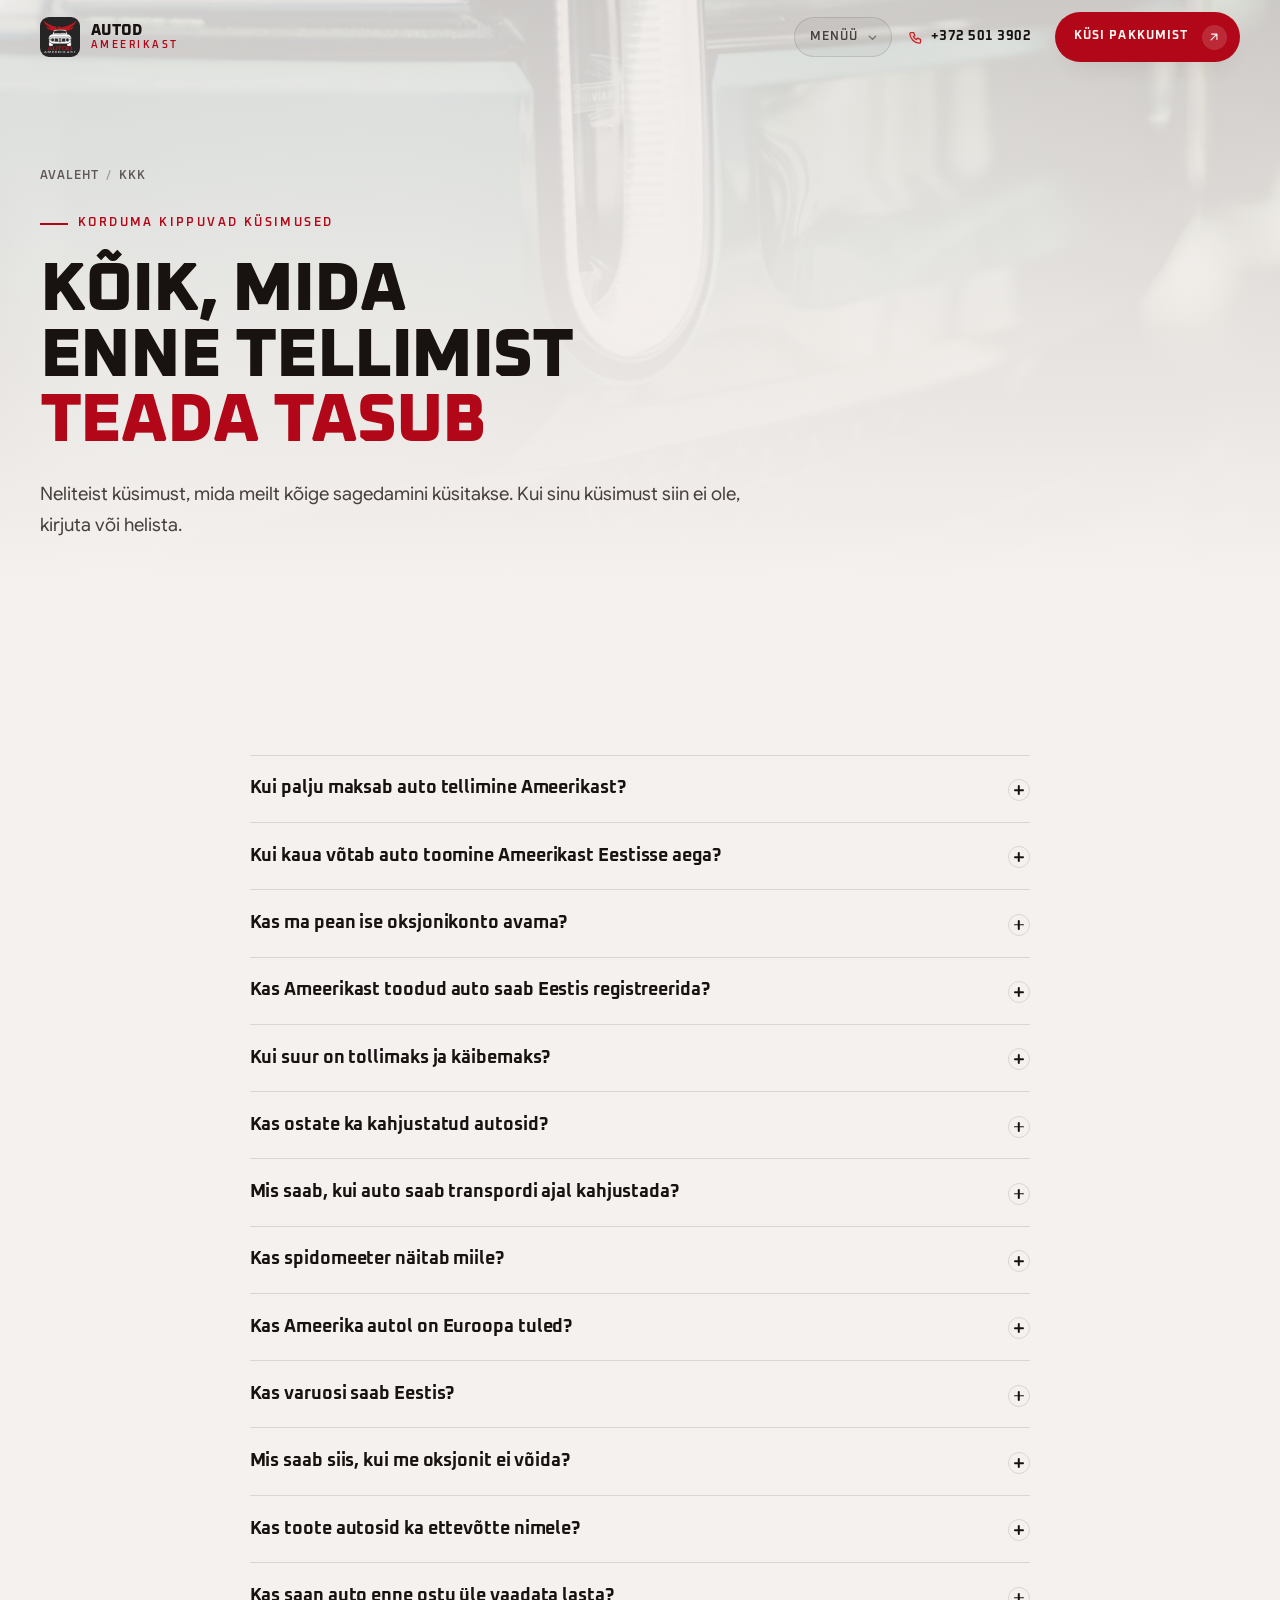
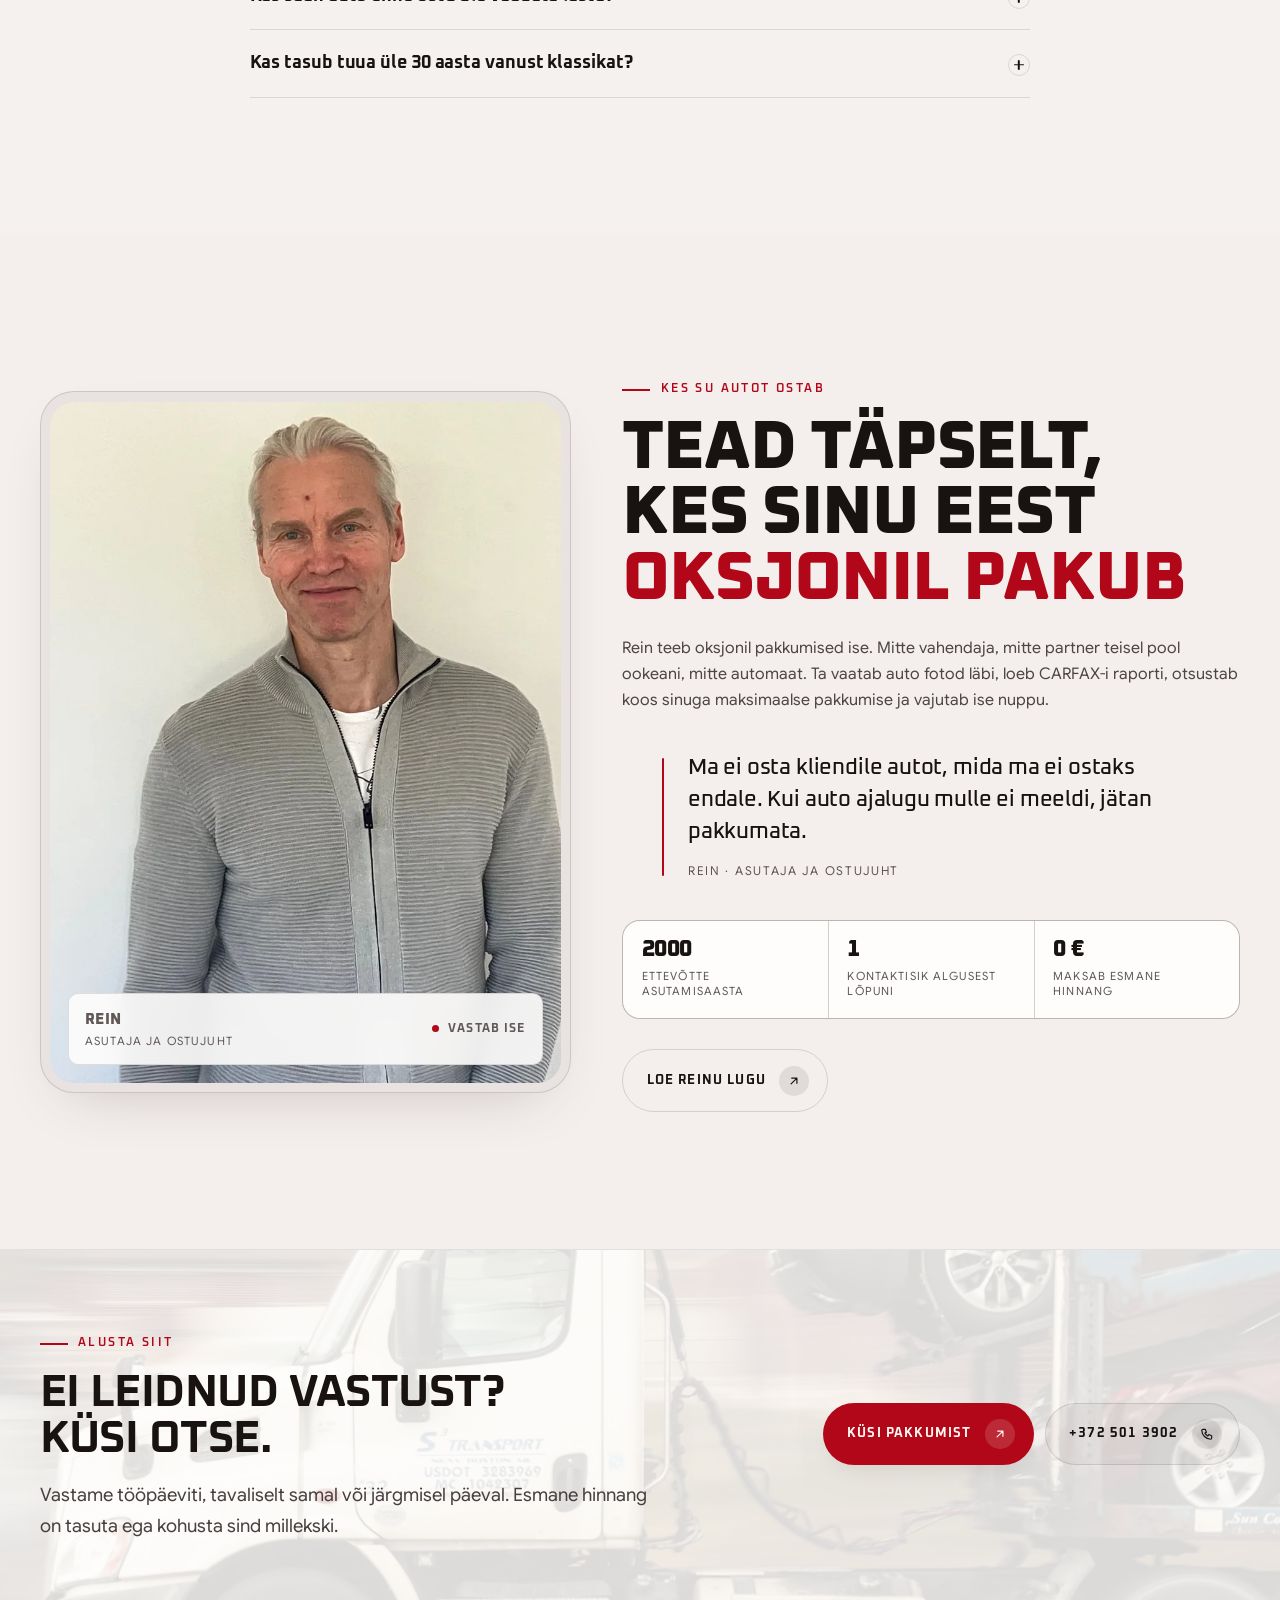
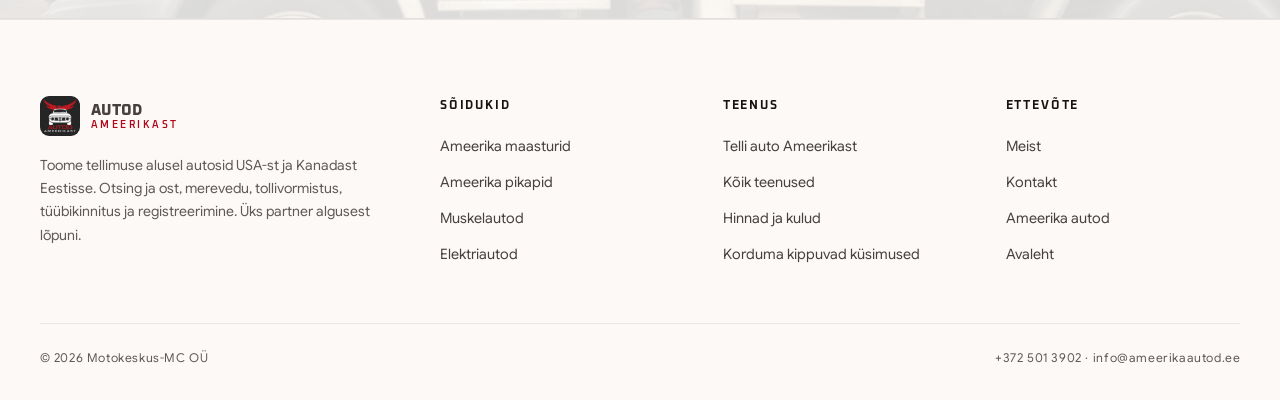
<file: kkk/index.html>
<!doctype html>
<html lang="et">
<head>
<meta charset="utf-8">
<meta name="viewport" content="width=device-width, initial-scale=1">
<title>KKK · Ameerikast auto tellimise küsimused</title>
<meta name="description" content="14 vastust Ameerikast auto tellimise kohta: hind, tollimaks, käibemaks, tarneaeg, tüübikinnitus, registreerimine, kindlustus, varuosad ja oksjonid.">
<meta name="robots" content="index, follow, max-image-preview:large, max-snippet:-1">
<link rel="canonical" href="https://ameerikaautod.ee/kkk/">
<meta name="theme-color" content="#faf8f6">
<meta name="color-scheme" content="only light">
<meta name="supported-color-schemes" content="light only">
<meta property="og:type" content="website">
<meta property="og:site_name" content="Autod Ameerikast">
<meta property="og:locale" content="et_EE">
<meta property="og:title" content="KKK · Ameerikast auto tellimise küsimused">
<meta property="og:description" content="14 vastust Ameerikast auto tellimise kohta: hind, tollimaks, käibemaks, tarneaeg, tüübikinnitus, registreerimine, kindlustus, varuosad ja oksjonid.">
<meta property="og:url" content="https://ameerikaautod.ee/kkk/">
<meta property="og:image" content="https://ameerikaautod.ee/img/cars/ev-truck.webp">
<meta property="og:image:alt" content="Autod Ameerikast">
<meta name="twitter:card" content="summary_large_image">
<meta name="twitter:title" content="KKK · Ameerikast auto tellimise küsimused">
<meta name="twitter:description" content="14 vastust Ameerikast auto tellimise kohta: hind, tollimaks, käibemaks, tarneaeg, tüübikinnitus, registreerimine, kindlustus, varuosad ja oksjonid.">
<meta name="twitter:image" content="https://ameerikaautod.ee/img/cars/ev-truck.webp">
<link rel="icon" type="image/png" href="/img/brand/favicon.png">
<link rel="apple-touch-icon" href="/img/brand/favicon.png">
<link rel="preload" as="font" type="font/woff2" href="/fonts/Oxanium.woff2" crossorigin>
<link rel="preload" as="font" type="font/woff2" href="/fonts/GoogleSansFlex.woff2" crossorigin>
<link rel="stylesheet" href="/css/site.css?v=af9ed8b9">
<script type="application/ld+json">{"@context":"https://schema.org","@type":"AutoDealer","@id":"https://ameerikaautod.ee/#org","name":"Autod Ameerikast","legalName":"Motokeskus-MC OÜ","url":"https://ameerikaautod.ee/","logo":"https://ameerikaautod.ee/img/brand/logo.png","image":"https://ameerikaautod.ee/img/cars/hero-challenger.webp","telephone":"+372 501 3902","email":"info@ameerikaautod.ee","priceRange":"€€€","foundingDate":"2000-02-17","vatID":"EE100602175","taxID":"10643414","identifier":{"@type":"PropertyValue","name":"Äriregistri kood","value":"10643414"},"address":{"@type":"PostalAddress","addressLocality":"Tallinn","addressCountry":"EE"},"areaServed":{"@type":"Country","name":"Eesti"},"founder":{"@type":"Person","name":"Rein","jobTitle":"Asutaja ja ostujuht"},"knowsLanguage":["et","en"],"knowsAbout":["Ameerika autode import","Autode tellimine Ameerikast","USA oksjonitelt auto ostmine","Sõiduki tollivormistus","Eesti tüübikinnitus ja registreerimine"],"makesOffer":[{"@type":"Offer","itemOffered":{"@type":"Service","name":"Ameerika maasturid"}},{"@type":"Offer","itemOffered":{"@type":"Service","name":"Ameerika pikapid"}},{"@type":"Offer","itemOffered":{"@type":"Service","name":"Ameerika muskelautod"}},{"@type":"Offer","itemOffered":{"@type":"Service","name":"Ameerika elektriautod"}}]}</script>
<script type="application/ld+json">{"@context":"https://schema.org","@type":"WebSite","@id":"https://ameerikaautod.ee/#website","url":"https://ameerikaautod.ee/","name":"Autod Ameerikast","inLanguage":"et","publisher":{"@id":"https://ameerikaautod.ee/#org"}}</script>
<script type="application/ld+json">{"@context":"https://schema.org","@type":"BreadcrumbList","itemListElement":[{"@type":"ListItem","position":1,"name":"Avaleht","item":"https://ameerikaautod.ee/"},{"@type":"ListItem","position":2,"name":"KKK","item":"https://ameerikaautod.ee/kkk/"}]}</script>
<script type="application/ld+json">{"@context":"https://schema.org","@type":"FAQPage","mainEntity":[{"@type":"Question","name":"Kui palju maksab auto tellimine Ameerikast?","acceptedAnswer":{"@type":"Answer","text":"Lõpphind koosneb oksjonihinnast, transpordist, tollimaksust, käibemaksust, tüübikinnitusest ja teenustasust. Tavaliselt lisandub ostuhinnale kokku 35–40%. Kõik kulud on lahti kirjutatud hinnakirja lehel."}},{"@type":"Question","name":"Kui kaua võtab auto toomine Ameerikast Eestisse aega?","acceptedAnswer":{"@type":"Answer","text":"Tavaliselt 8–12 nädalat oksjoni võitmisest kuni Eesti numbrimärkideni: 2–4 nädalat kulub transpordile sadamasse, 3–5 nädalat mereveole ja 2–3 nädalat tollile, tüübikinnitusele ning registreerimisele."}},{"@type":"Question","name":"Kas ma pean ise oksjonikonto avama?","acceptedAnswer":{"@type":"Answer","text":"Ei. Meil on litsents Coparti ja IAAI oksjonitel osalemiseks. Sina ei pea oksjonimajas registreeruma, sinna deposiiti maksma ega inglise keeles suhtlema."}},{"@type":"Question","name":"Kas Ameerikast toodud auto saab Eestis registreerida?","acceptedAnswer":{"@type":"Answer","text":"Jah. Taotleme üksiksõiduki tüübikinnituse, teeme tehnoülevaatuse ja registreerime auto Transpordiametis. Saad auto kätte Eesti numbrimärkide ja kehtiva tehnoülevaatusega."}},{"@type":"Question","name":"Kui suur on tollimaks ja käibemaks?","acceptedAnswer":{"@type":"Answer","text":"Sõiduautole kehtib 10% tollimaks ostuhinnalt koos veokuluga, seejärel 24% käibemaks kogu summalt koos tollimaksuga. Pikapid võivad tollis liigituda kaubaveokiks, millele kehtib teine määr, seega kontrollime seda iga auto puhul eraldi."}},{"@type":"Question","name":"Kas ostate ka kahjustatud autosid?","acceptedAnswer":{"@type":"Answer","text":"Jah, kui sa seda ise soovid ja oled riskidest teadlik. Enamasti toome autosid, mille oksjoni staatus on „Run and Drive“, ehk auto käivitub ja sõidab. Kahjustatud auto puhul saadame sulle enne pakkumist remondi hinnangu."}},{"@type":"Question","name":"Mis saab, kui auto saab transpordi ajal kahjustada?","acceptedAnswer":{"@type":"Answer","text":"Auto on transpordi ajaks kindlustatud ja kindlustuskaitse ulatuse lepime kirjalikult kokku enne teeleasumist. Kahju korral aitame nõude vormistada ja suhtleme kindlustusseltsiga sinu eest."}},{"@type":"Question","name":"Kas spidomeeter näitab miile?","acceptedAnswer":{"@type":"Answer","text":"Enamasti jah. Tüübikinnituse käigus kontrollime, kas näidik kuvab ka kilomeetreid. Kui mitte, seadistame näidiku ümber või paigaldame vastava mooduli. See on teenuse hinna sees."}},{"@type":"Question","name":"Kas Ameerika autol on Euroopa tuled?","acceptedAnswer":{"@type":"Answer","text":"Mitte alati. USA-s on lubatud punased tagumised suunatuled ja tagumine udutuli ei ole kohustuslik. Tüübikinnituse käigus kohandame tuled Euroopa nõuetele. Tavaliselt maksab see 150–400 € ja on eelarves juba arvestatud."}},{"@type":"Question","name":"Kas varuosi saab Eestis?","acceptedAnswer":{"@type":"Answer","text":"Levinumate mudelite varuosad on Euroopa ladudes olemas ja jõuavad kohale 2–5 päevaga. Haruldasemad osad tellime USA-st oma transpordikanali kaudu. Aitame ka aastaid pärast auto üleandmist."}},{"@type":"Question","name":"Mis saab siis, kui me oksjonit ei võida?","acceptedAnswer":{"@type":"Answer","text":"Siis pakume järgmisele sobivale autole. Deposiit jääb alles järgmise oksjoni jaoks. Kui otsustad loobuda, maksame deposiidi tagasi lepingus kokku lepitud tingimustel. Kaotatud oksjoni eest me tavaliselt eraldi tasu ei võta."}},{"@type":"Question","name":"Kas toote autosid ka ettevõtte nimele?","acceptedAnswer":{"@type":"Answer","text":"Jah. Vormistame impordi nii, et sisendkäibemaksu saab korrektselt maha arvata. Pikapid registreeritakse sageli N1-kategooria veokina. Täpsustame selle enne tellimust koos sinu raamatupidajaga."}},{"@type":"Question","name":"Kas saan auto enne ostu üle vaadata lasta?","acceptedAnswer":{"@type":"Answer","text":"Jah. Tellime kohapealse ülevaatuse koos lisafotode ja videoga, ka mootoriruumist ja auto põhja alt. See maksab 60–120 € ja ostu korral arvestame selle summa lõpparvest maha."}},{"@type":"Question","name":"Kas tasub tuua üle 30 aasta vanust klassikat?","acceptedAnswer":{"@type":"Answer","text":"Sageli jah. Kollektsiooniväärtusega autole võib kehtida soodsam tollikord, mistõttu on vanema auto import odavam kui uuema oma. Kontrollime nõuetele vastavust iga auto puhul eraldi."}}]}</script>
</head>
<body>
<a class="skip" href="#sisu">Liigu sisu juurde</a>
<header class="hdr" id="hdr">
  <div class="wrap hdr__in">
    <a class="brand" href="/" aria-label="Autod Ameerikast, avaleht">
      <img src="/img/brand/logo.webp" alt="" width="40" height="40" fetchpriority="high">
      <span class="brand__txt"><span class="brand__a">Autod</span><span class="brand__b">Ameerikast</span></span>
    </a>
    <div class="menu" id="menu">
      <button class="menu__btn" id="menubtn" type="button" aria-expanded="false" aria-controls="menupop">Menüü<svg class="menu__chev" viewBox="0 0 24 24" aria-hidden="true"><path d="m6 9.5 6 6 6-6"/></svg></button>
      <nav class="menu__pop" id="menupop" aria-label="Peamenüü"><ul><li style="--i:0"><a href="/ameerika-autod/"><span class="menu__lbl">Ameerika autod</span><span class="menu__note">Maasturid, pikapid, muskelautod</span></a></li><li style="--i:1"><a href="/telli-auto-ameerikast/"><span class="menu__lbl">Telli auto</span><span class="menu__note">Kuidas tellimine käib</span></a></li><li style="--i:2"><a href="/teenused/"><span class="menu__lbl">Teenused</span><span class="menu__note">Ost, transport, toll, registreerimine</span></a></li><li style="--i:3"><a href="/hinnakiri/"><span class="menu__lbl">Hinnad</span><span class="menu__note">Kui palju auto kokku maksab</span></a></li><li style="--i:4"><a href="/meist/"><span class="menu__lbl">Meist</span><span class="menu__note">Kes sinu auto ostab</span></a></li><li style="--i:5"><a href="/kontakt/"><span class="menu__lbl">Kontakt</span><span class="menu__note">Küsi pakkumist</span></a></li><li style="--i:6"><a href="/kkk/" aria-current="page"><span class="menu__lbl">KKK</span><span class="menu__note">Vastused küsimustele</span></a></li></ul></nav>
    </div>
    <a class="hdr__tel" href="tel:+3725013902"><svg viewBox="0 0 24 24" aria-hidden="true"><path d="M5 4h4l2 5-2.5 1.5a11 11 0 0 0 5 5L15 13l5 2v4a2 2 0 0 1-2 2A16 16 0 0 1 3 6a2 2 0 0 1 2-2"/></svg>+372 501 3902</a>
    <span class="hdr__cta"><a class="btn btn--primary btn--sm" href="/kontakt/">Küsi pakkumist<span class="btn__ic"><svg viewBox="0 0 24 24" aria-hidden="true"><path d="M7 17 17 7M8 7h9v9"/></svg></span></a></span>
    <button class="burger" id="burger" aria-expanded="false" aria-controls="sheet" aria-label="Ava menüü"><i aria-hidden="true"></i></button>
  </div>
</header>

<div class="sheet" id="sheet" aria-hidden="true">
  <div></div>
  <nav class="sheet__nav" aria-label="Mobiilimenüü">
    <ul><li><a href="/ameerika-autod/" style="--i:0">Ameerika autod<span>Maasturid, pikapid, muskelautod</span></a></li><li><a href="/telli-auto-ameerikast/" style="--i:1">Telli auto<span>Kuidas tellimine käib</span></a></li><li><a href="/teenused/" style="--i:2">Teenused<span>Ost, transport, toll, registreerimine</span></a></li><li><a href="/hinnakiri/" style="--i:3">Hinnad<span>Kui palju auto kokku maksab</span></a></li><li><a href="/meist/" style="--i:4">Meist<span>Kes sinu auto ostab</span></a></li><li><a href="/kontakt/" style="--i:5">Kontakt<span>Küsi pakkumist</span></a></li><li><a href="/kkk/" style="--i:6">KKK<span>Vastused küsimustele</span></a></li></ul>
  </nav>
  <div class="sheet__foot">
    <a class="btn btn--ghost btn--wide" href="tel:+3725013902">+372 501 3902<span class="btn__ic"><svg viewBox="0 0 24 24" aria-hidden="true"><path d="M5 4h4l2 5-2.5 1.5a11 11 0 0 0 5 5L15 13l5 2v4a2 2 0 0 1-2 2A16 16 0 0 1 3 6a2 2 0 0 1 2-2"/></svg></span></a>
    <a class="btn btn--primary btn--wide" href="/kontakt/">Küsi pakkumist<span class="btn__ic"><svg viewBox="0 0 24 24" aria-hidden="true"><path d="M7 17 17 7M8 7h9v9"/></svg></span></a>
  </div>
</div>
<main id="sisu">


<section class="phero">
  <div class="phero__media" aria-hidden="true"><img src="/img/cars/ev-truck.webp" width="1600" height="900" alt="" fetchpriority="high" decoding="async"></div>
  <div class="phero__veil" aria-hidden="true"></div>
  <div class="wrap phero__in">
    <nav class="crumbs" aria-label="Asukoht lehel"><a href="/">Avaleht</a><span>/</span><em style="font-style:normal">KKK</em></nav>
    <span class="kicker" style="margin-top:.6rem">Korduma kippuvad küsimused</span>
    <h1 class="d1">Kõik, mida<br>enne tellimist<br><span class="mark">teada tasub</span></h1>
    <p class="lede">Neliteist küsimust, mida meilt kõige sagedamini küsitakse. Kui sinu küsimust siin ei ole, kirjuta või helista.</p>
  </div>
</section>

<section class="sec sec--raise">
  <div class="wrap-narrow">
    <div class="faq"><details>
      <summary>Kui palju maksab auto tellimine Ameerikast?<i aria-hidden="true"></i></summary>
      <div class="faq__a"><div><p>Lõpphind koosneb oksjonihinnast, transpordist, tollimaksust, käibemaksust, tüübikinnitusest ja teenustasust. Tavaliselt lisandub ostuhinnale kokku 35–40%. Kõik kulud on lahti kirjutatud <a href="/hinnakiri/" style="color:var(--brand-text)">hinnakirja lehel</a>.</p></div></div>
    </details><details>
      <summary>Kui kaua võtab auto toomine Ameerikast Eestisse aega?<i aria-hidden="true"></i></summary>
      <div class="faq__a"><div><p>Tavaliselt 8–12 nädalat oksjoni võitmisest kuni Eesti numbrimärkideni: 2–4 nädalat kulub transpordile sadamasse, 3–5 nädalat mereveole ja 2–3 nädalat tollile, tüübikinnitusele ning registreerimisele.</p></div></div>
    </details><details>
      <summary>Kas ma pean ise oksjonikonto avama?<i aria-hidden="true"></i></summary>
      <div class="faq__a"><div><p>Ei. Meil on litsents Coparti ja IAAI oksjonitel osalemiseks. Sina ei pea oksjonimajas registreeruma, sinna deposiiti maksma ega inglise keeles suhtlema.</p></div></div>
    </details><details>
      <summary>Kas Ameerikast toodud auto saab Eestis registreerida?<i aria-hidden="true"></i></summary>
      <div class="faq__a"><div><p>Jah. Taotleme üksiksõiduki tüübikinnituse, teeme tehnoülevaatuse ja registreerime auto Transpordiametis. Saad auto kätte Eesti numbrimärkide ja kehtiva tehnoülevaatusega.</p></div></div>
    </details><details>
      <summary>Kui suur on tollimaks ja käibemaks?<i aria-hidden="true"></i></summary>
      <div class="faq__a"><div><p>Sõiduautole kehtib 10% tollimaks ostuhinnalt koos veokuluga, seejärel 24% käibemaks kogu summalt koos tollimaksuga. Pikapid võivad tollis liigituda kaubaveokiks, millele kehtib teine määr, seega kontrollime seda iga auto puhul eraldi.</p></div></div>
    </details><details>
      <summary>Kas ostate ka kahjustatud autosid?<i aria-hidden="true"></i></summary>
      <div class="faq__a"><div><p>Jah, kui sa seda ise soovid ja oled riskidest teadlik. Enamasti toome autosid, mille oksjoni staatus on „Run and Drive“, ehk auto käivitub ja sõidab. Kahjustatud auto puhul saadame sulle enne pakkumist remondi hinnangu.</p></div></div>
    </details><details>
      <summary>Mis saab, kui auto saab transpordi ajal kahjustada?<i aria-hidden="true"></i></summary>
      <div class="faq__a"><div><p>Auto on transpordi ajaks kindlustatud ja kindlustuskaitse ulatuse lepime kirjalikult kokku enne teeleasumist. Kahju korral aitame nõude vormistada ja suhtleme kindlustusseltsiga sinu eest.</p></div></div>
    </details><details>
      <summary>Kas spidomeeter näitab miile?<i aria-hidden="true"></i></summary>
      <div class="faq__a"><div><p>Enamasti jah. Tüübikinnituse käigus kontrollime, kas näidik kuvab ka kilomeetreid. Kui mitte, seadistame näidiku ümber või paigaldame vastava mooduli. See on teenuse hinna sees.</p></div></div>
    </details><details>
      <summary>Kas Ameerika autol on Euroopa tuled?<i aria-hidden="true"></i></summary>
      <div class="faq__a"><div><p>Mitte alati. USA-s on lubatud punased tagumised suunatuled ja tagumine udutuli ei ole kohustuslik. Tüübikinnituse käigus kohandame tuled Euroopa nõuetele. Tavaliselt maksab see 150–400 € ja on eelarves juba arvestatud.</p></div></div>
    </details><details>
      <summary>Kas varuosi saab Eestis?<i aria-hidden="true"></i></summary>
      <div class="faq__a"><div><p>Levinumate mudelite varuosad on Euroopa ladudes olemas ja jõuavad kohale 2–5 päevaga. Haruldasemad osad tellime USA-st oma transpordikanali kaudu. Aitame ka aastaid pärast auto üleandmist.</p></div></div>
    </details><details>
      <summary>Mis saab siis, kui me oksjonit ei võida?<i aria-hidden="true"></i></summary>
      <div class="faq__a"><div><p>Siis pakume järgmisele sobivale autole. Deposiit jääb alles järgmise oksjoni jaoks. Kui otsustad loobuda, maksame deposiidi tagasi lepingus kokku lepitud tingimustel. Kaotatud oksjoni eest me tavaliselt eraldi tasu ei võta.</p></div></div>
    </details><details>
      <summary>Kas toote autosid ka ettevõtte nimele?<i aria-hidden="true"></i></summary>
      <div class="faq__a"><div><p>Jah. Vormistame impordi nii, et sisendkäibemaksu saab korrektselt maha arvata. Pikapid registreeritakse sageli N1-kategooria veokina. Täpsustame selle enne tellimust koos sinu raamatupidajaga.</p></div></div>
    </details><details>
      <summary>Kas saan auto enne ostu üle vaadata lasta?<i aria-hidden="true"></i></summary>
      <div class="faq__a"><div><p>Jah. Tellime kohapealse ülevaatuse koos lisafotode ja videoga, ka mootoriruumist ja auto põhja alt. See maksab 60–120 € ja ostu korral arvestame selle summa lõpparvest maha.</p></div></div>
    </details><details>
      <summary>Kas tasub tuua üle 30 aasta vanust klassikat?<i aria-hidden="true"></i></summary>
      <div class="faq__a"><div><p>Sageli jah. Kollektsiooniväärtusega autole võib kehtida soodsam tollikord, mistõttu on vanema auto import odavam kui uuema oma. Kontrollime nõuetele vastavust iga auto puhul eraldi.</p></div></div>
    </details></div>
  </div>
</section>


<section class="sec founder sec--light">
  <div class="wrap founder__grid">
    <div class="rv">
      <div class="shell">
        <div class="shell__core">
          <img src="/img/founder/rein-portrait.webp" width="824" height="1100"
               alt="Rein, Autod Ameerikast asutaja, halli tõmblukuga kampsunis" loading="lazy" decoding="async">
          <div class="founder__tag">
            <span><b>Rein</b><span>Asutaja ja ostujuht</span></span>
            <span class="sig"><i></i>Vastab ise</span>
          </div>
        </div>
      </div>
    </div>
    <div class="rv">
      <span class="kicker kicker--light">Kes su autot ostab</span>
      <h2 class="d1" style="margin-top:1rem">Tead täpselt,<br>kes sinu eest<br><span class="mark">oksjonil pakub</span></h2>
      <div class="prose" style="margin-top:1.4rem">
        <p>Rein teeb oksjonil pakkumised ise. Mitte vahendaja, mitte partner teisel pool ookeani, mitte automaat. Ta vaatab auto fotod läbi, loeb CARFAX-i raporti, otsustab koos sinuga maksimaalse pakkumise ja vajutab ise nuppu.</p>
        
      </div>
      <blockquote class="quote">
        <p>Ma ei osta kliendile autot, mida ma ei ostaks endale. Kui auto ajalugu mulle ei meeldi, jätan pakkumata.</p>
        <cite>Rein · Asutaja ja ostujuht</cite>
      </blockquote>
      <div class="cred">
        <div><b>2000</b><span>ettevõtte asutamisaasta</span></div>
        <div><b>1</b><span>kontaktisik algusest lõpuni</span></div>
        <div><b>0 &euro;</b><span>maksab esmane hinnang</span></div>
      </div>
      <div style="margin-top:1.9rem"><a class="btn btn--outline-light" href="/meist/">Loe Reinu lugu<span class="btn__ic"><svg viewBox="0 0 24 24" aria-hidden="true"><path d="M7 17 17 7M8 7h9v9"/></svg></span></a></div>
    </div>
  </div>
</section>

<section class="band">
  <div class="band__bg" aria-hidden="true"><img src="/img/cars/carrier-truck.webp" width="1400" height="700" alt="" loading="lazy" decoding="async"></div>
  <div class="wrap band__in">
    <div class="rv">
      <span class="kicker">Alusta siit</span>
      <h2 class="d2" style="margin-top:1rem">Ei leidnud vastust? Küsi otse.</h2>
      <p class="lede" style="margin-top:1rem;max-width:52ch">Vastame tööpäeviti, tavaliselt samal või järgmisel päeval. Esmane hinnang on tasuta ega kohusta sind millekski.</p>
    </div>
    <div class="band__acts rv">
      <a class="btn btn--primary" href="/kontakt/">Küsi pakkumist<span class="btn__ic"><svg viewBox="0 0 24 24" aria-hidden="true"><path d="M7 17 17 7M8 7h9v9"/></svg></span></a>
      <a class="btn btn--ghost" href="tel:+3725013902">+372 501 3902<span class="btn__ic"><svg viewBox="0 0 24 24" aria-hidden="true"><path d="M5 4h4l2 5-2.5 1.5a11 11 0 0 0 5 5L15 13l5 2v4a2 2 0 0 1-2 2A16 16 0 0 1 3 6a2 2 0 0 1 2-2"/></svg></span></a>
    </div>
  </div>
</section>
</main>
<footer class="ftr">
  <div class="wrap">
    <div class="ftr__grid">
      <div class="ftr__col ftr__about">
        <a class="brand" href="/" aria-label="Autod Ameerikast, avaleht">
          <img src="/img/brand/logo.webp" alt="" width="40" height="40" loading="lazy">
          <span class="brand__txt"><span class="brand__a">Autod</span><span class="brand__b">Ameerikast</span></span>
        </a>
        <p>Toome tellimuse alusel autosid USA-st ja Kanadast Eestisse. Otsing ja ost, merevedu, tollivormistus, tüübikinnitus ja registreerimine. Üks partner algusest lõpuni.</p>
      </div>
      <div class="ftr__col">
        <h2 class="ftr__h">Sõidukid</h2>
        <ul><li><a href="/ameerika-autod/maasturid/">Ameerika maasturid</a></li><li><a href="/ameerika-autod/pikapid/">Ameerika pikapid</a></li><li><a href="/ameerika-autod/muskelautod/">Muskelautod</a></li><li><a href="/ameerika-autod/elektriautod/">Elektriautod</a></li></ul>
      </div><div class="ftr__col">
        <h2 class="ftr__h">Teenus</h2>
        <ul><li><a href="/telli-auto-ameerikast/">Telli auto Ameerikast</a></li><li><a href="/teenused/">Kõik teenused</a></li><li><a href="/hinnakiri/">Hinnad ja kulud</a></li><li><a href="/kkk/">Korduma kippuvad küsimused</a></li></ul>
      </div><div class="ftr__col">
        <h2 class="ftr__h">Ettevõte</h2>
        <ul><li><a href="/meist/">Meist</a></li><li><a href="/kontakt/">Kontakt</a></li><li><a href="/ameerika-autod/">Ameerika autod</a></li><li><a href="/">Avaleht</a></li></ul>
      </div>
    </div>
    <div class="ftr__bot">
      <span>© 2026 Motokeskus-MC OÜ</span>
      <span><a href="tel:+3725013902">+372 501 3902</a> · <a href="mailto:info@ameerikaautod.ee">info@ameerikaautod.ee</a></span>
    </div>
  </div>
</footer>
<script src="/js/site.js?v=0c613868" defer></script>
</body>
</html>
</file>
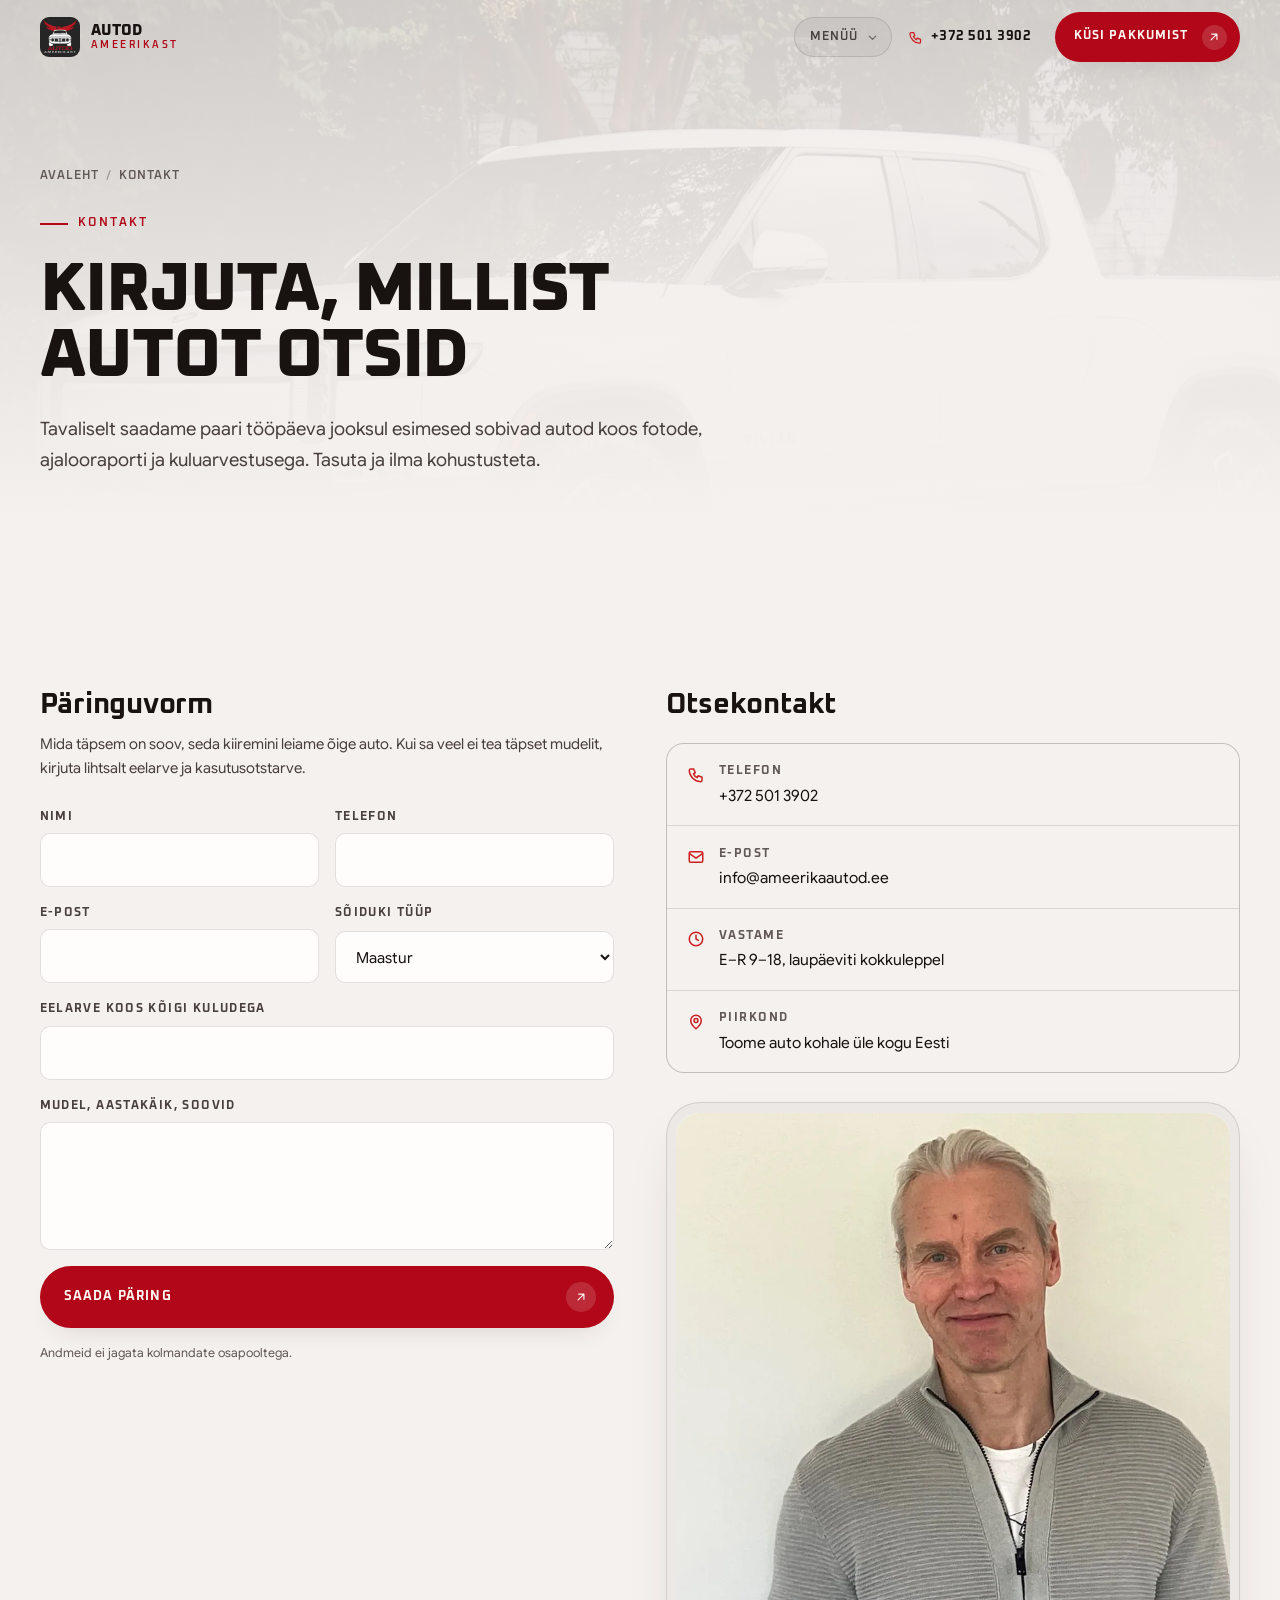
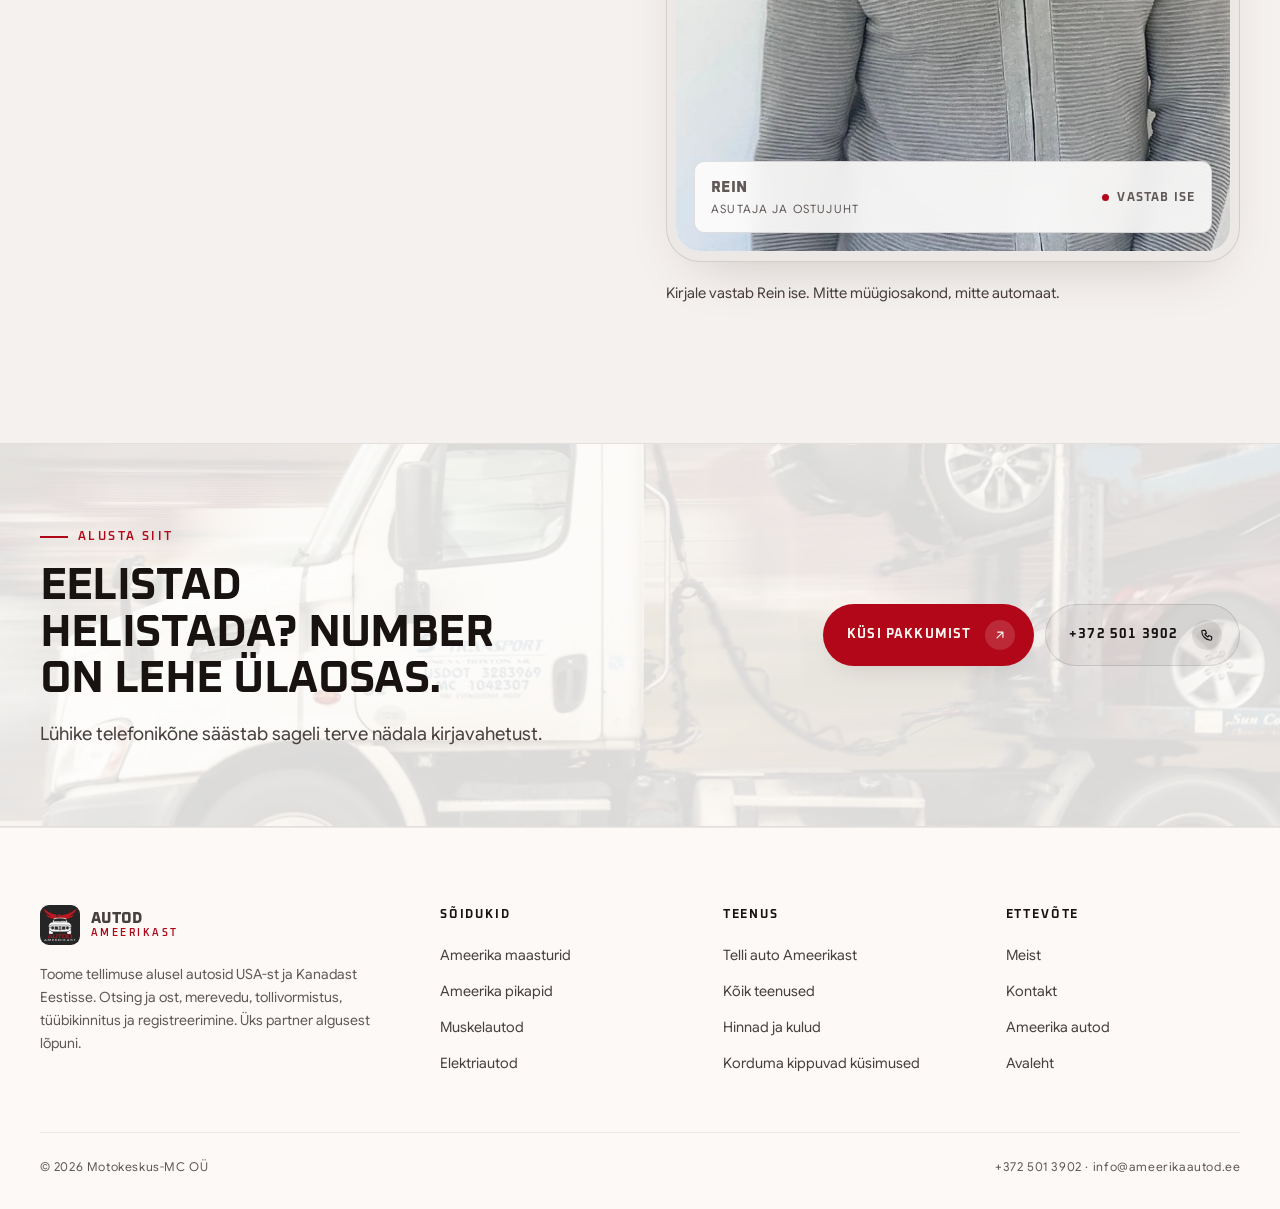
<file: kontakt/index.html>
<!doctype html>
<html lang="et">
<head>
<meta charset="utf-8">
<meta name="viewport" content="width=device-width, initial-scale=1">
<title>Kontakt · küsi pakkumist Ameerika auto toomiseks</title>
<meta name="description" content="Kirjuta mudel ja eelarve ning saadame paari tööpäevaga esimesed sobivad autod. Telefon, e-post ja päringuvorm. Esmane hinnang on tasuta.">
<meta name="robots" content="index, follow, max-image-preview:large, max-snippet:-1">
<link rel="canonical" href="https://ameerikaautod.ee/kontakt/">
<meta name="theme-color" content="#faf8f6">
<meta name="color-scheme" content="only light">
<meta name="supported-color-schemes" content="light only">
<meta property="og:type" content="website">
<meta property="og:site_name" content="Autod Ameerikast">
<meta property="og:locale" content="et_EE">
<meta property="og:title" content="Kontakt · küsi pakkumist Ameerika auto toomiseks">
<meta property="og:description" content="Kirjuta mudel ja eelarve ning saadame paari tööpäevaga esimesed sobivad autod. Telefon, e-post ja päringuvorm. Esmane hinnang on tasuta.">
<meta property="og:url" content="https://ameerikaautod.ee/kontakt/">
<meta property="og:image" content="https://ameerikaautod.ee/img/cars/rivian-white.webp">
<meta property="og:image:alt" content="Autod Ameerikast">
<meta name="twitter:card" content="summary_large_image">
<meta name="twitter:title" content="Kontakt · küsi pakkumist Ameerika auto toomiseks">
<meta name="twitter:description" content="Kirjuta mudel ja eelarve ning saadame paari tööpäevaga esimesed sobivad autod. Telefon, e-post ja päringuvorm. Esmane hinnang on tasuta.">
<meta name="twitter:image" content="https://ameerikaautod.ee/img/cars/rivian-white.webp">
<link rel="icon" type="image/png" href="/img/brand/favicon.png">
<link rel="apple-touch-icon" href="/img/brand/favicon.png">
<link rel="preload" as="font" type="font/woff2" href="/fonts/Oxanium.woff2" crossorigin>
<link rel="preload" as="font" type="font/woff2" href="/fonts/GoogleSansFlex.woff2" crossorigin>
<link rel="stylesheet" href="/css/site.css?v=af9ed8b9">
<script type="application/ld+json">{"@context":"https://schema.org","@type":"AutoDealer","@id":"https://ameerikaautod.ee/#org","name":"Autod Ameerikast","legalName":"Motokeskus-MC OÜ","url":"https://ameerikaautod.ee/","logo":"https://ameerikaautod.ee/img/brand/logo.png","image":"https://ameerikaautod.ee/img/cars/hero-challenger.webp","telephone":"+372 501 3902","email":"info@ameerikaautod.ee","priceRange":"€€€","foundingDate":"2000-02-17","vatID":"EE100602175","taxID":"10643414","identifier":{"@type":"PropertyValue","name":"Äriregistri kood","value":"10643414"},"address":{"@type":"PostalAddress","addressLocality":"Tallinn","addressCountry":"EE"},"areaServed":{"@type":"Country","name":"Eesti"},"founder":{"@type":"Person","name":"Rein","jobTitle":"Asutaja ja ostujuht"},"knowsLanguage":["et","en"],"knowsAbout":["Ameerika autode import","Autode tellimine Ameerikast","USA oksjonitelt auto ostmine","Sõiduki tollivormistus","Eesti tüübikinnitus ja registreerimine"],"makesOffer":[{"@type":"Offer","itemOffered":{"@type":"Service","name":"Ameerika maasturid"}},{"@type":"Offer","itemOffered":{"@type":"Service","name":"Ameerika pikapid"}},{"@type":"Offer","itemOffered":{"@type":"Service","name":"Ameerika muskelautod"}},{"@type":"Offer","itemOffered":{"@type":"Service","name":"Ameerika elektriautod"}}]}</script>
<script type="application/ld+json">{"@context":"https://schema.org","@type":"WebSite","@id":"https://ameerikaautod.ee/#website","url":"https://ameerikaautod.ee/","name":"Autod Ameerikast","inLanguage":"et","publisher":{"@id":"https://ameerikaautod.ee/#org"}}</script>
<script type="application/ld+json">{"@context":"https://schema.org","@type":"BreadcrumbList","itemListElement":[{"@type":"ListItem","position":1,"name":"Avaleht","item":"https://ameerikaautod.ee/"},{"@type":"ListItem","position":2,"name":"Kontakt","item":"https://ameerikaautod.ee/kontakt/"}]}</script>
<script type="application/ld+json">{"@context":"https://schema.org","@type":"ContactPage","name":"Kontakt","url":"https://ameerikaautod.ee/kontakt/","mainEntity":{"@id":"https://ameerikaautod.ee/#org"}}</script>
</head>
<body>
<a class="skip" href="#sisu">Liigu sisu juurde</a>
<header class="hdr" id="hdr">
  <div class="wrap hdr__in">
    <a class="brand" href="/" aria-label="Autod Ameerikast, avaleht">
      <img src="/img/brand/logo.webp" alt="" width="40" height="40" fetchpriority="high">
      <span class="brand__txt"><span class="brand__a">Autod</span><span class="brand__b">Ameerikast</span></span>
    </a>
    <div class="menu" id="menu">
      <button class="menu__btn" id="menubtn" type="button" aria-expanded="false" aria-controls="menupop">Menüü<svg class="menu__chev" viewBox="0 0 24 24" aria-hidden="true"><path d="m6 9.5 6 6 6-6"/></svg></button>
      <nav class="menu__pop" id="menupop" aria-label="Peamenüü"><ul><li style="--i:0"><a href="/ameerika-autod/"><span class="menu__lbl">Ameerika autod</span><span class="menu__note">Maasturid, pikapid, muskelautod</span></a></li><li style="--i:1"><a href="/telli-auto-ameerikast/"><span class="menu__lbl">Telli auto</span><span class="menu__note">Kuidas tellimine käib</span></a></li><li style="--i:2"><a href="/teenused/"><span class="menu__lbl">Teenused</span><span class="menu__note">Ost, transport, toll, registreerimine</span></a></li><li style="--i:3"><a href="/hinnakiri/"><span class="menu__lbl">Hinnad</span><span class="menu__note">Kui palju auto kokku maksab</span></a></li><li style="--i:4"><a href="/meist/"><span class="menu__lbl">Meist</span><span class="menu__note">Kes sinu auto ostab</span></a></li><li style="--i:5"><a href="/kontakt/" aria-current="page"><span class="menu__lbl">Kontakt</span><span class="menu__note">Küsi pakkumist</span></a></li><li style="--i:6"><a href="/kkk/"><span class="menu__lbl">KKK</span><span class="menu__note">Vastused küsimustele</span></a></li></ul></nav>
    </div>
    <a class="hdr__tel" href="tel:+3725013902"><svg viewBox="0 0 24 24" aria-hidden="true"><path d="M5 4h4l2 5-2.5 1.5a11 11 0 0 0 5 5L15 13l5 2v4a2 2 0 0 1-2 2A16 16 0 0 1 3 6a2 2 0 0 1 2-2"/></svg>+372 501 3902</a>
    <span class="hdr__cta"><a class="btn btn--primary btn--sm" href="/kontakt/">Küsi pakkumist<span class="btn__ic"><svg viewBox="0 0 24 24" aria-hidden="true"><path d="M7 17 17 7M8 7h9v9"/></svg></span></a></span>
    <button class="burger" id="burger" aria-expanded="false" aria-controls="sheet" aria-label="Ava menüü"><i aria-hidden="true"></i></button>
  </div>
</header>

<div class="sheet" id="sheet" aria-hidden="true">
  <div></div>
  <nav class="sheet__nav" aria-label="Mobiilimenüü">
    <ul><li><a href="/ameerika-autod/" style="--i:0">Ameerika autod<span>Maasturid, pikapid, muskelautod</span></a></li><li><a href="/telli-auto-ameerikast/" style="--i:1">Telli auto<span>Kuidas tellimine käib</span></a></li><li><a href="/teenused/" style="--i:2">Teenused<span>Ost, transport, toll, registreerimine</span></a></li><li><a href="/hinnakiri/" style="--i:3">Hinnad<span>Kui palju auto kokku maksab</span></a></li><li><a href="/meist/" style="--i:4">Meist<span>Kes sinu auto ostab</span></a></li><li><a href="/kontakt/" style="--i:5">Kontakt<span>Küsi pakkumist</span></a></li><li><a href="/kkk/" style="--i:6">KKK<span>Vastused küsimustele</span></a></li></ul>
  </nav>
  <div class="sheet__foot">
    <a class="btn btn--ghost btn--wide" href="tel:+3725013902">+372 501 3902<span class="btn__ic"><svg viewBox="0 0 24 24" aria-hidden="true"><path d="M5 4h4l2 5-2.5 1.5a11 11 0 0 0 5 5L15 13l5 2v4a2 2 0 0 1-2 2A16 16 0 0 1 3 6a2 2 0 0 1 2-2"/></svg></span></a>
    <a class="btn btn--primary btn--wide" href="/kontakt/">Küsi pakkumist<span class="btn__ic"><svg viewBox="0 0 24 24" aria-hidden="true"><path d="M7 17 17 7M8 7h9v9"/></svg></span></a>
  </div>
</div>
<main id="sisu">


<section class="phero">
  <div class="phero__media" aria-hidden="true"><img src="/img/cars/rivian-white.webp" width="1600" height="900" alt="" fetchpriority="high" decoding="async"></div>
  <div class="phero__veil" aria-hidden="true"></div>
  <div class="wrap phero__in">
    <nav class="crumbs" aria-label="Asukoht lehel"><a href="/">Avaleht</a><span>/</span><em style="font-style:normal">Kontakt</em></nav>
    <span class="kicker" style="margin-top:.6rem">Kontakt</span>
    <h1 class="d1">Kirjuta, millist<br>autot otsid</h1>
    <p class="lede">Tavaliselt saadame paari tööpäeva jooksul esimesed sobivad autod koos fotode, ajalooraporti ja kuluarvestusega. Tasuta ja ilma kohustusteta.</p>
  </div>
</section>

<section class="sec sec--raise">
  <div class="wrap split" style="align-items:start">
    <div class="rv">
      <h2 class="d3">Päringuvorm</h2>
      <p class="prose" style="margin-top:.7rem;font-size:.93rem">Mida täpsem on soov, seda kiiremini leiame õige auto. Kui sa veel ei tea täpset mudelit, kirjuta lihtsalt eelarve ja kasutusotstarve.</p>
      <form class="form" style="margin-top:1.6rem" action="/aitah/" method="post" name="paring" data-netlify="true" netlify-honeypot="company">
        <input type="hidden" name="form-name" value="paring">
        <p hidden><label>Jäta tühjaks <input name="company"></label></p>
        <div class="form__row">
          <div class="field"><label for="nimi">Nimi</label><input id="nimi" name="nimi" type="text" autocomplete="name" required></div>
          <div class="field"><label for="tel">Telefon</label><input id="tel" name="telefon" type="tel" autocomplete="tel" required></div>
        </div>
        <div class="form__row">
          <div class="field"><label for="email">E-post</label><input id="email" name="email" type="email" autocomplete="email" required></div>
          <div class="field"><label for="kat">Sõiduki tüüp</label>
            <select id="kat" name="kategooria">
              <option>Maastur</option><option>Pikap</option><option>Muskelauto või klassika</option>
              <option>Elektriauto</option><option>Muu / ei tea veel</option>
            </select>
          </div>
        </div>
        <div class="field"><label for="eelarve">Eelarve koos kõigi kuludega</label><input id="eelarve" name="eelarve" type="text"></div>
        <div class="field"><label for="soov">Mudel, aastakäik, soovid</label><textarea id="soov" name="soov"></textarea></div>
        <button class="btn btn--primary btn--wide" type="submit">Saada päring<span class="btn__ic"><svg viewBox="0 0 24 24" aria-hidden="true"><path d="M7 17 17 7M8 7h9v9"/></svg></span></button>
        <p class="form__note">Andmeid ei jagata kolmandate osapooltega.</p>
      </form>
    </div>

    <div class="rv">
      <h2 class="d3">Otsekontakt</h2>
      <div class="cstack" style="margin-top:1.4rem">
        <a href="tel:+3725013902"><svg viewBox="0 0 24 24" aria-hidden="true"><path d="M5 4h4l2 5-2.5 1.5a11 11 0 0 0 5 5L15 13l5 2v4a2 2 0 0 1-2 2A16 16 0 0 1 3 6a2 2 0 0 1 2-2"/></svg><span><b>Telefon</b><span>+372 501 3902</span></span></a>
        <a href="mailto:info@ameerikaautod.ee"><svg viewBox="0 0 24 24" aria-hidden="true"><path d="M3 7a2 2 0 0 1 2-2h14a2 2 0 0 1 2 2v10a2 2 0 0 1-2 2H5a2 2 0 0 1-2-2z"/><path d="m3.5 7.5 8.5 6 8.5-6"/></svg><span><b>E-post</b><span>info@ameerikaautod.ee</span></span></a>
        <div><svg viewBox="0 0 24 24" aria-hidden="true"><circle cx="12" cy="12" r="9"/><path d="M12 7v5l3.2 1.9"/></svg><span><b>Vastame</b><span>E–R 9–18, laupäeviti kokkuleppel</span></span></div>
        <div><svg viewBox="0 0 24 24" aria-hidden="true"><path d="M12 21s7-5.6 7-11a7 7 0 1 0-14 0c0 5.4 7 11 7 11"/><circle cx="12" cy="10" r="2.6"/></svg><span><b>Piirkond</b><span>Toome auto kohale üle kogu Eesti</span></span></div>
      </div>

      <div class="shell" style="margin-top:1.8rem">
        <div class="shell__core">
          <img src="/img/founder/rein-portrait.webp" width="824" height="1100" alt="Rein, Autod Ameerikast asutaja" loading="lazy" decoding="async">
          <div class="founder__tag">
            <span><b>Rein</b><span>Asutaja ja ostujuht</span></span>
            <span class="sig"><i></i>Vastab ise</span>
          </div>
        </div>
      </div>
      <p class="prose" style="margin-top:1.2rem;font-size:.92rem">Kirjale vastab Rein ise. Mitte müügiosakond, mitte automaat.</p>
    </div>
  </div>
</section>


<section class="band">
  <div class="band__bg" aria-hidden="true"><img src="/img/cars/carrier-truck.webp" width="1400" height="700" alt="" loading="lazy" decoding="async"></div>
  <div class="wrap band__in">
    <div class="rv">
      <span class="kicker">Alusta siit</span>
      <h2 class="d2" style="margin-top:1rem">Eelistad helistada? Number on lehe ülaosas.</h2>
      <p class="lede" style="margin-top:1rem;max-width:52ch">Lühike telefonikõne säästab sageli terve nädala kirjavahetust.</p>
    </div>
    <div class="band__acts rv">
      <a class="btn btn--primary" href="/kontakt/">Küsi pakkumist<span class="btn__ic"><svg viewBox="0 0 24 24" aria-hidden="true"><path d="M7 17 17 7M8 7h9v9"/></svg></span></a>
      <a class="btn btn--ghost" href="tel:+3725013902">+372 501 3902<span class="btn__ic"><svg viewBox="0 0 24 24" aria-hidden="true"><path d="M5 4h4l2 5-2.5 1.5a11 11 0 0 0 5 5L15 13l5 2v4a2 2 0 0 1-2 2A16 16 0 0 1 3 6a2 2 0 0 1 2-2"/></svg></span></a>
    </div>
  </div>
</section>
</main>
<footer class="ftr">
  <div class="wrap">
    <div class="ftr__grid">
      <div class="ftr__col ftr__about">
        <a class="brand" href="/" aria-label="Autod Ameerikast, avaleht">
          <img src="/img/brand/logo.webp" alt="" width="40" height="40" loading="lazy">
          <span class="brand__txt"><span class="brand__a">Autod</span><span class="brand__b">Ameerikast</span></span>
        </a>
        <p>Toome tellimuse alusel autosid USA-st ja Kanadast Eestisse. Otsing ja ost, merevedu, tollivormistus, tüübikinnitus ja registreerimine. Üks partner algusest lõpuni.</p>
      </div>
      <div class="ftr__col">
        <h2 class="ftr__h">Sõidukid</h2>
        <ul><li><a href="/ameerika-autod/maasturid/">Ameerika maasturid</a></li><li><a href="/ameerika-autod/pikapid/">Ameerika pikapid</a></li><li><a href="/ameerika-autod/muskelautod/">Muskelautod</a></li><li><a href="/ameerika-autod/elektriautod/">Elektriautod</a></li></ul>
      </div><div class="ftr__col">
        <h2 class="ftr__h">Teenus</h2>
        <ul><li><a href="/telli-auto-ameerikast/">Telli auto Ameerikast</a></li><li><a href="/teenused/">Kõik teenused</a></li><li><a href="/hinnakiri/">Hinnad ja kulud</a></li><li><a href="/kkk/">Korduma kippuvad küsimused</a></li></ul>
      </div><div class="ftr__col">
        <h2 class="ftr__h">Ettevõte</h2>
        <ul><li><a href="/meist/">Meist</a></li><li><a href="/kontakt/">Kontakt</a></li><li><a href="/ameerika-autod/">Ameerika autod</a></li><li><a href="/">Avaleht</a></li></ul>
      </div>
    </div>
    <div class="ftr__bot">
      <span>© 2026 Motokeskus-MC OÜ</span>
      <span><a href="tel:+3725013902">+372 501 3902</a> · <a href="mailto:info@ameerikaautod.ee">info@ameerikaautod.ee</a></span>
    </div>
  </div>
</footer>
<script src="/js/site.js?v=0c613868" defer></script>
</body>
</html>
</file>
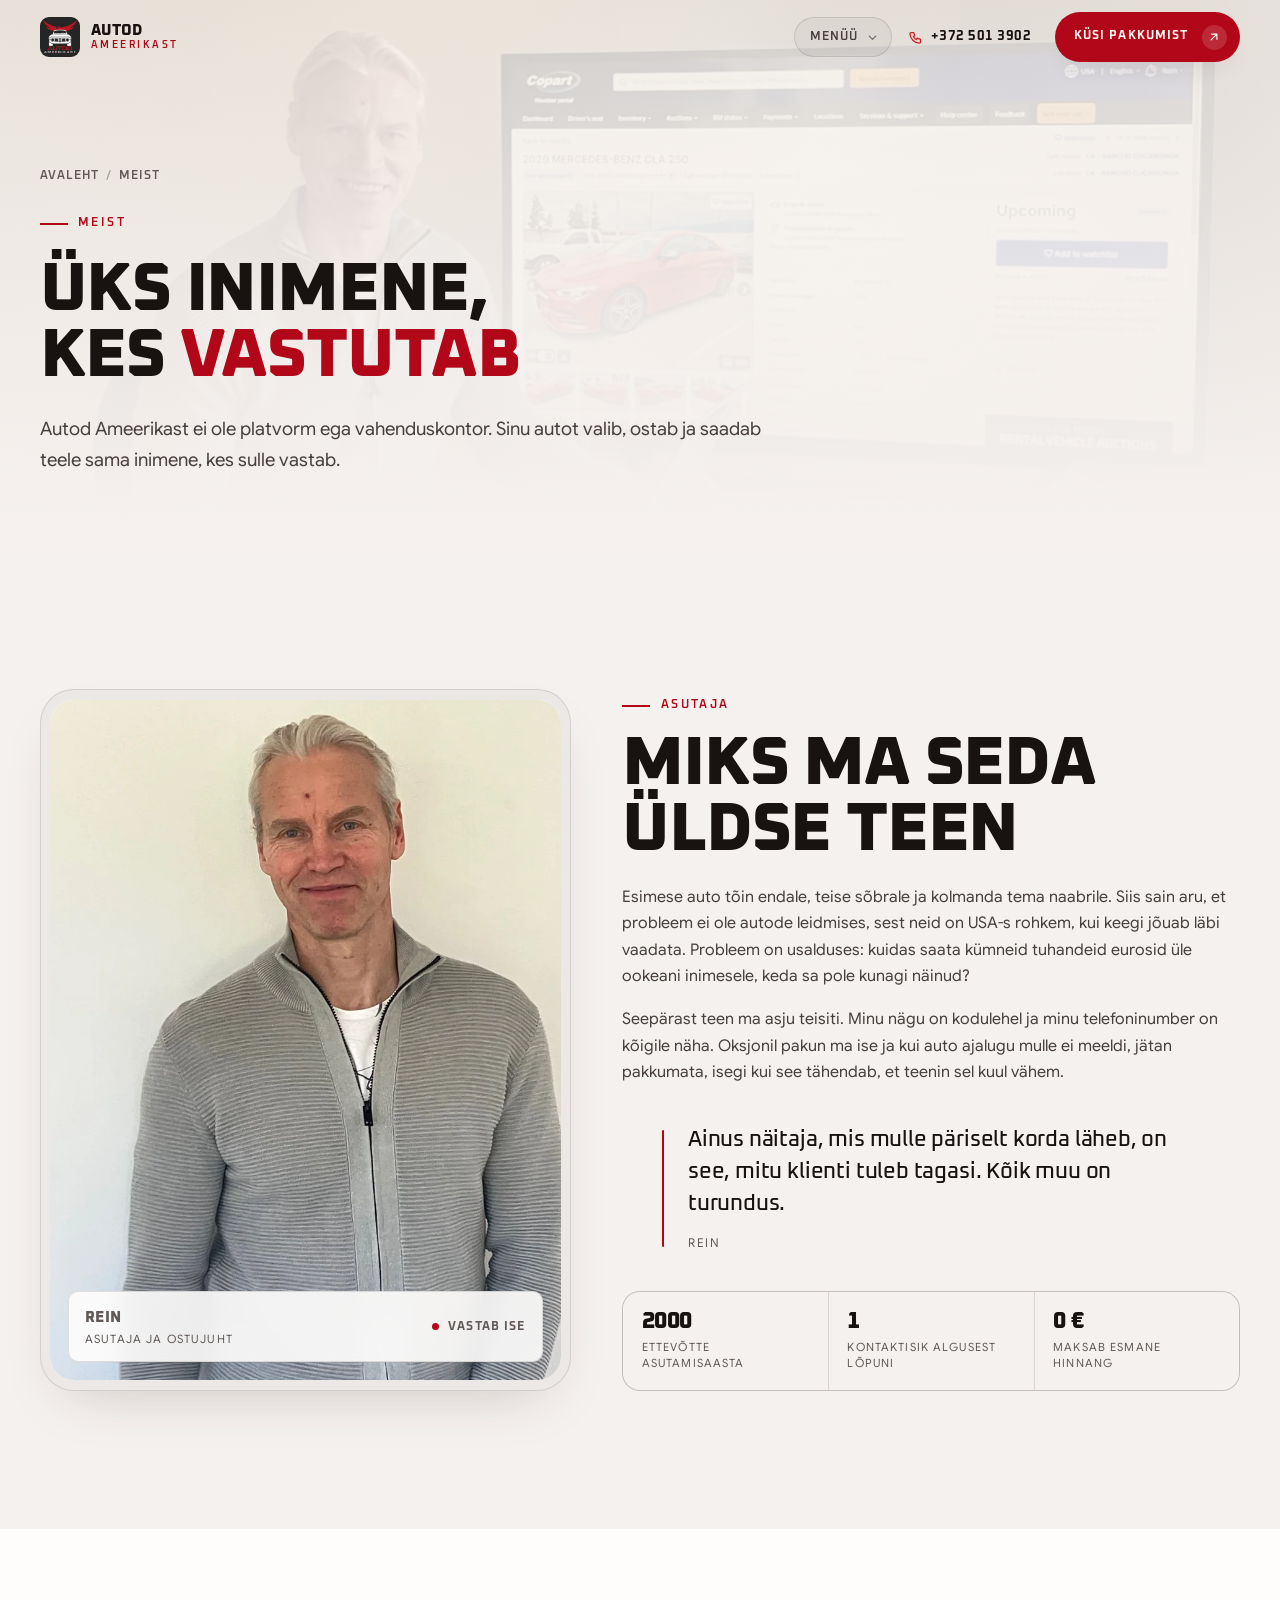
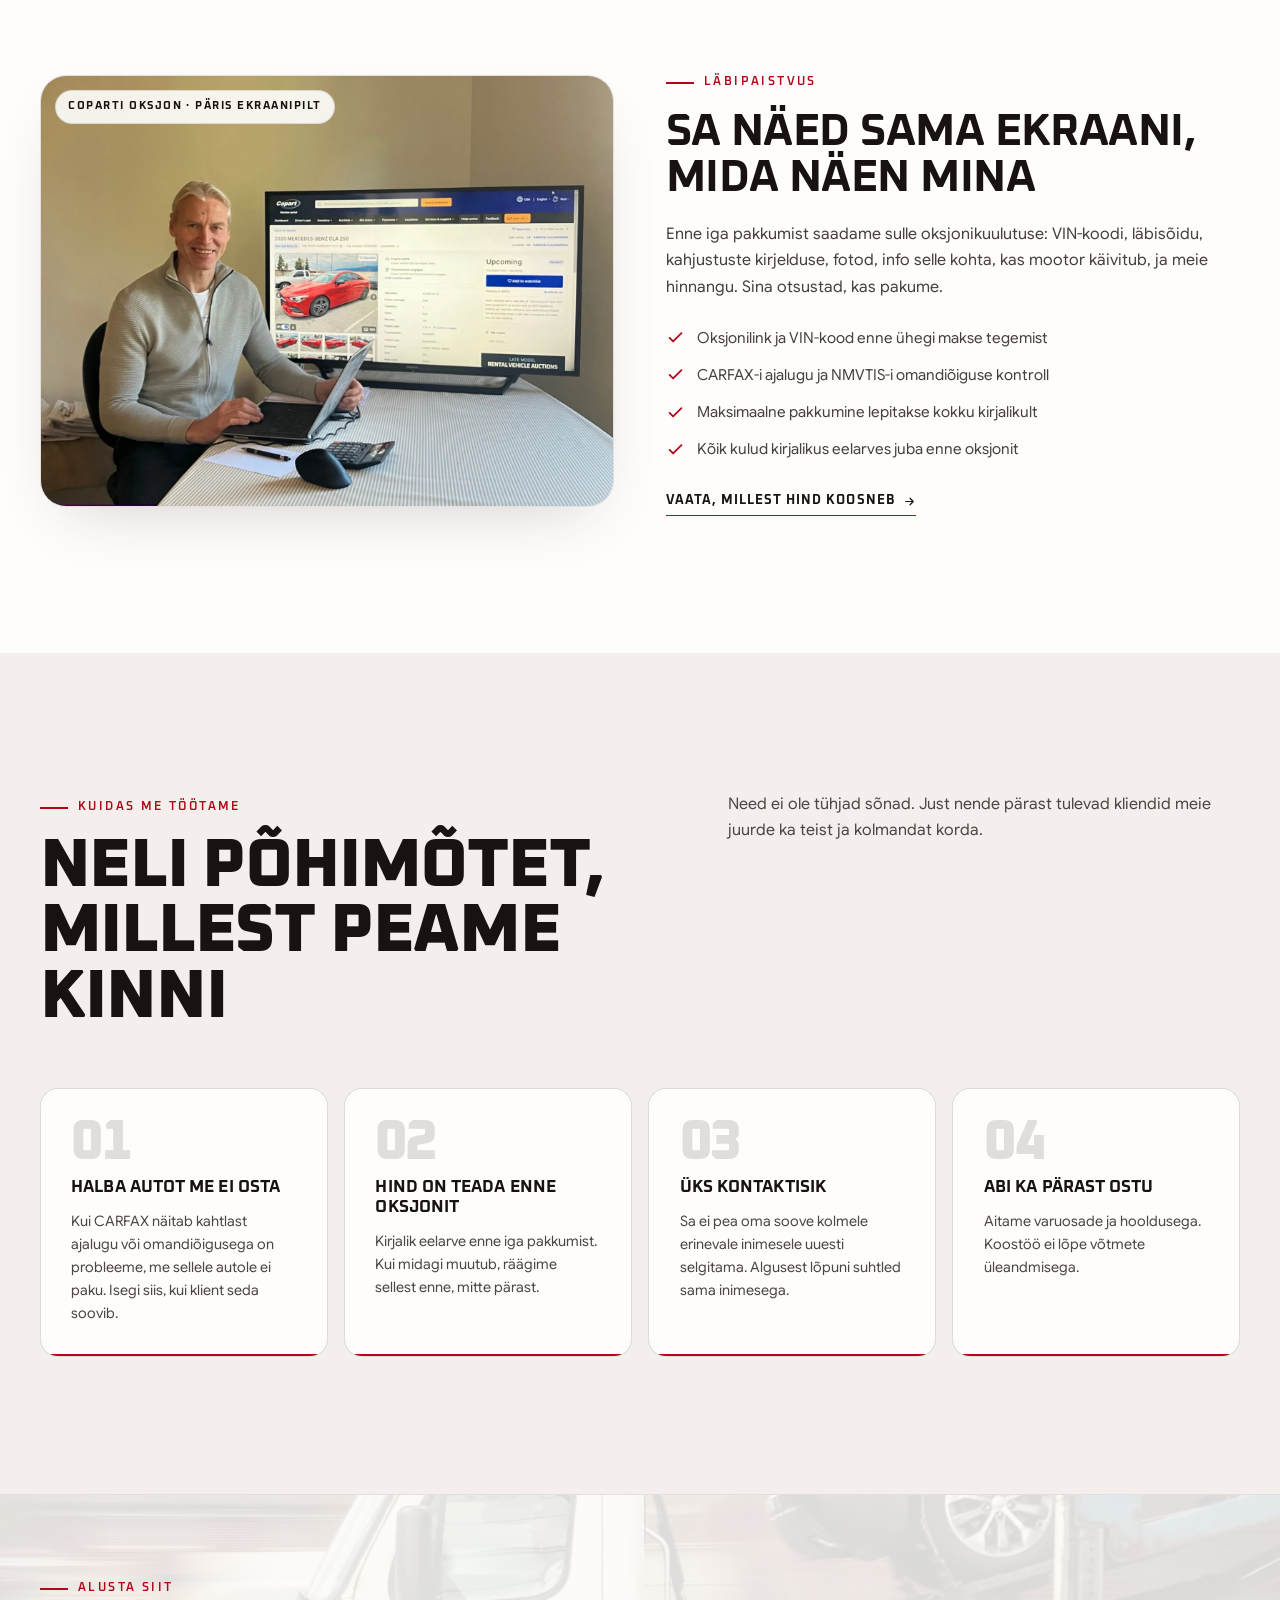
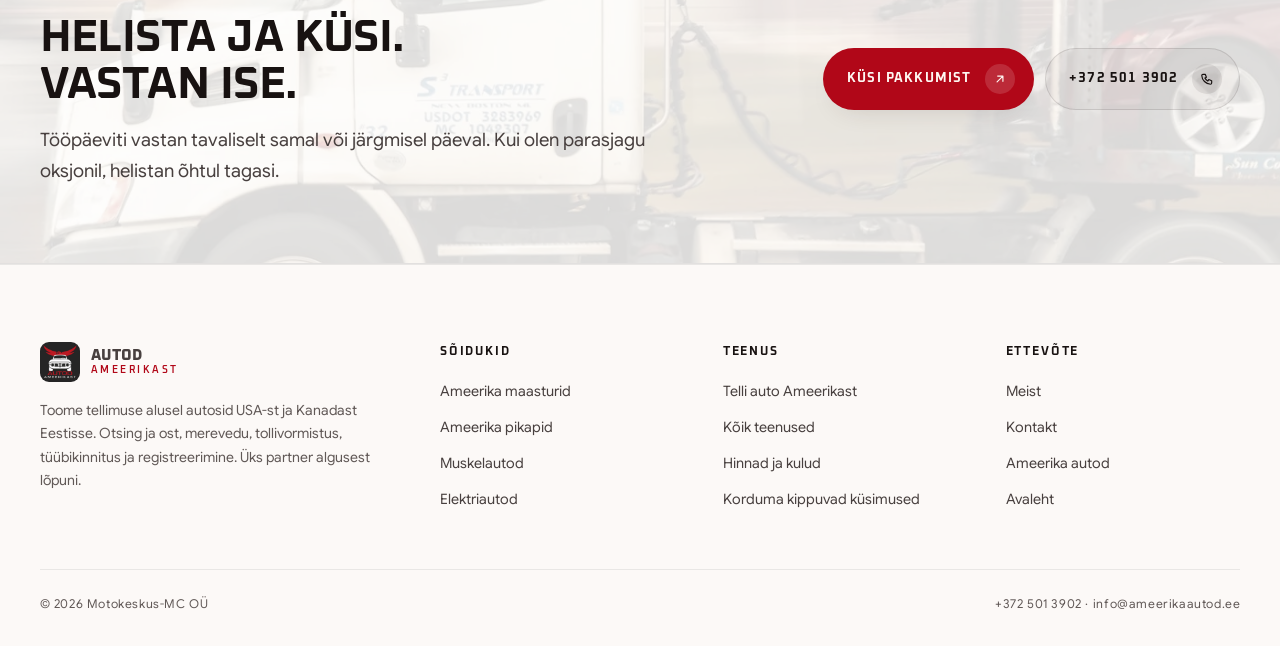
<file: meist/index.html>
<!doctype html>
<html lang="et">
<head>
<meta charset="utf-8">
<meta name="viewport" content="width=device-width, initial-scale=1">
<title>Meist · kes su autot Ameerikas ostab</title>
<meta name="description" content="Motokeskus-MC OÜ toob autosid USA-st ja Kanadast Eestisse. Asutaja Rein teeb oksjonil pakkumised ise ja vastab ise sinu kirjadele. Asutatud 2000.">
<meta name="robots" content="index, follow, max-image-preview:large, max-snippet:-1">
<link rel="canonical" href="https://ameerikaautod.ee/meist/">
<meta name="theme-color" content="#faf8f6">
<meta name="color-scheme" content="only light">
<meta name="supported-color-schemes" content="light only">
<meta property="og:type" content="website">
<meta property="og:site_name" content="Autod Ameerikast">
<meta property="og:locale" content="et_EE">
<meta property="og:title" content="Meist · kes su autot Ameerikas ostab">
<meta property="og:description" content="Motokeskus-MC OÜ toob autosid USA-st ja Kanadast Eestisse. Asutaja Rein teeb oksjonil pakkumised ise ja vastab ise sinu kirjadele. Asutatud 2000.">
<meta property="og:url" content="https://ameerikaautod.ee/meist/">
<meta property="og:image" content="https://ameerikaautod.ee/img/founder/rein-desk.webp">
<meta property="og:image:alt" content="Autod Ameerikast">
<meta name="twitter:card" content="summary_large_image">
<meta name="twitter:title" content="Meist · kes su autot Ameerikas ostab">
<meta name="twitter:description" content="Motokeskus-MC OÜ toob autosid USA-st ja Kanadast Eestisse. Asutaja Rein teeb oksjonil pakkumised ise ja vastab ise sinu kirjadele. Asutatud 2000.">
<meta name="twitter:image" content="https://ameerikaautod.ee/img/founder/rein-desk.webp">
<link rel="icon" type="image/png" href="/img/brand/favicon.png">
<link rel="apple-touch-icon" href="/img/brand/favicon.png">
<link rel="preload" as="font" type="font/woff2" href="/fonts/Oxanium.woff2" crossorigin>
<link rel="preload" as="font" type="font/woff2" href="/fonts/GoogleSansFlex.woff2" crossorigin>
<link rel="stylesheet" href="/css/site.css?v=af9ed8b9">
<script type="application/ld+json">{"@context":"https://schema.org","@type":"AutoDealer","@id":"https://ameerikaautod.ee/#org","name":"Autod Ameerikast","legalName":"Motokeskus-MC OÜ","url":"https://ameerikaautod.ee/","logo":"https://ameerikaautod.ee/img/brand/logo.png","image":"https://ameerikaautod.ee/img/cars/hero-challenger.webp","telephone":"+372 501 3902","email":"info@ameerikaautod.ee","priceRange":"€€€","foundingDate":"2000-02-17","vatID":"EE100602175","taxID":"10643414","identifier":{"@type":"PropertyValue","name":"Äriregistri kood","value":"10643414"},"address":{"@type":"PostalAddress","addressLocality":"Tallinn","addressCountry":"EE"},"areaServed":{"@type":"Country","name":"Eesti"},"founder":{"@type":"Person","name":"Rein","jobTitle":"Asutaja ja ostujuht"},"knowsLanguage":["et","en"],"knowsAbout":["Ameerika autode import","Autode tellimine Ameerikast","USA oksjonitelt auto ostmine","Sõiduki tollivormistus","Eesti tüübikinnitus ja registreerimine"],"makesOffer":[{"@type":"Offer","itemOffered":{"@type":"Service","name":"Ameerika maasturid"}},{"@type":"Offer","itemOffered":{"@type":"Service","name":"Ameerika pikapid"}},{"@type":"Offer","itemOffered":{"@type":"Service","name":"Ameerika muskelautod"}},{"@type":"Offer","itemOffered":{"@type":"Service","name":"Ameerika elektriautod"}}]}</script>
<script type="application/ld+json">{"@context":"https://schema.org","@type":"WebSite","@id":"https://ameerikaautod.ee/#website","url":"https://ameerikaautod.ee/","name":"Autod Ameerikast","inLanguage":"et","publisher":{"@id":"https://ameerikaautod.ee/#org"}}</script>
<script type="application/ld+json">{"@context":"https://schema.org","@type":"BreadcrumbList","itemListElement":[{"@type":"ListItem","position":1,"name":"Avaleht","item":"https://ameerikaautod.ee/"},{"@type":"ListItem","position":2,"name":"Meist","item":"https://ameerikaautod.ee/meist/"}]}</script>
<script type="application/ld+json">{"@context":"https://schema.org","@type":"AboutPage","name":"Meist","url":"https://ameerikaautod.ee/meist/","mainEntity":{"@type":"Person","name":"Rein","jobTitle":"Asutaja ja ostujuht","worksFor":{"@id":"https://ameerikaautod.ee/#org"},"image":"https://ameerikaautod.ee/img/founder/rein-portrait.webp"}}</script>
</head>
<body>
<a class="skip" href="#sisu">Liigu sisu juurde</a>
<header class="hdr" id="hdr">
  <div class="wrap hdr__in">
    <a class="brand" href="/" aria-label="Autod Ameerikast, avaleht">
      <img src="/img/brand/logo.webp" alt="" width="40" height="40" fetchpriority="high">
      <span class="brand__txt"><span class="brand__a">Autod</span><span class="brand__b">Ameerikast</span></span>
    </a>
    <div class="menu" id="menu">
      <button class="menu__btn" id="menubtn" type="button" aria-expanded="false" aria-controls="menupop">Menüü<svg class="menu__chev" viewBox="0 0 24 24" aria-hidden="true"><path d="m6 9.5 6 6 6-6"/></svg></button>
      <nav class="menu__pop" id="menupop" aria-label="Peamenüü"><ul><li style="--i:0"><a href="/ameerika-autod/"><span class="menu__lbl">Ameerika autod</span><span class="menu__note">Maasturid, pikapid, muskelautod</span></a></li><li style="--i:1"><a href="/telli-auto-ameerikast/"><span class="menu__lbl">Telli auto</span><span class="menu__note">Kuidas tellimine käib</span></a></li><li style="--i:2"><a href="/teenused/"><span class="menu__lbl">Teenused</span><span class="menu__note">Ost, transport, toll, registreerimine</span></a></li><li style="--i:3"><a href="/hinnakiri/"><span class="menu__lbl">Hinnad</span><span class="menu__note">Kui palju auto kokku maksab</span></a></li><li style="--i:4"><a href="/meist/" aria-current="page"><span class="menu__lbl">Meist</span><span class="menu__note">Kes sinu auto ostab</span></a></li><li style="--i:5"><a href="/kontakt/"><span class="menu__lbl">Kontakt</span><span class="menu__note">Küsi pakkumist</span></a></li><li style="--i:6"><a href="/kkk/"><span class="menu__lbl">KKK</span><span class="menu__note">Vastused küsimustele</span></a></li></ul></nav>
    </div>
    <a class="hdr__tel" href="tel:+3725013902"><svg viewBox="0 0 24 24" aria-hidden="true"><path d="M5 4h4l2 5-2.5 1.5a11 11 0 0 0 5 5L15 13l5 2v4a2 2 0 0 1-2 2A16 16 0 0 1 3 6a2 2 0 0 1 2-2"/></svg>+372 501 3902</a>
    <span class="hdr__cta"><a class="btn btn--primary btn--sm" href="/kontakt/">Küsi pakkumist<span class="btn__ic"><svg viewBox="0 0 24 24" aria-hidden="true"><path d="M7 17 17 7M8 7h9v9"/></svg></span></a></span>
    <button class="burger" id="burger" aria-expanded="false" aria-controls="sheet" aria-label="Ava menüü"><i aria-hidden="true"></i></button>
  </div>
</header>

<div class="sheet" id="sheet" aria-hidden="true">
  <div></div>
  <nav class="sheet__nav" aria-label="Mobiilimenüü">
    <ul><li><a href="/ameerika-autod/" style="--i:0">Ameerika autod<span>Maasturid, pikapid, muskelautod</span></a></li><li><a href="/telli-auto-ameerikast/" style="--i:1">Telli auto<span>Kuidas tellimine käib</span></a></li><li><a href="/teenused/" style="--i:2">Teenused<span>Ost, transport, toll, registreerimine</span></a></li><li><a href="/hinnakiri/" style="--i:3">Hinnad<span>Kui palju auto kokku maksab</span></a></li><li><a href="/meist/" style="--i:4">Meist<span>Kes sinu auto ostab</span></a></li><li><a href="/kontakt/" style="--i:5">Kontakt<span>Küsi pakkumist</span></a></li><li><a href="/kkk/" style="--i:6">KKK<span>Vastused küsimustele</span></a></li></ul>
  </nav>
  <div class="sheet__foot">
    <a class="btn btn--ghost btn--wide" href="tel:+3725013902">+372 501 3902<span class="btn__ic"><svg viewBox="0 0 24 24" aria-hidden="true"><path d="M5 4h4l2 5-2.5 1.5a11 11 0 0 0 5 5L15 13l5 2v4a2 2 0 0 1-2 2A16 16 0 0 1 3 6a2 2 0 0 1 2-2"/></svg></span></a>
    <a class="btn btn--primary btn--wide" href="/kontakt/">Küsi pakkumist<span class="btn__ic"><svg viewBox="0 0 24 24" aria-hidden="true"><path d="M7 17 17 7M8 7h9v9"/></svg></span></a>
  </div>
</div>
<main id="sisu">


<section class="phero">
  <div class="phero__media" aria-hidden="true"><img src="/img/founder/rein-desk.webp" width="1600" height="900" alt="" fetchpriority="high" decoding="async"></div>
  <div class="phero__veil" aria-hidden="true"></div>
  <div class="wrap phero__in">
    <nav class="crumbs" aria-label="Asukoht lehel"><a href="/">Avaleht</a><span>/</span><em style="font-style:normal">Meist</em></nav>
    <span class="kicker" style="margin-top:.6rem">Meist</span>
    <h1 class="d1">Üks inimene,<br>kes <span class="mark">vastutab</span></h1>
    <p class="lede">Autod Ameerikast ei ole platvorm ega vahenduskontor. Sinu autot valib, ostab ja saadab teele sama inimene, kes sulle vastab.</p>
  </div>
</section>

<section class="sec sec--raise">
  <div class="wrap founder__grid">
    <div class="rv">
      <div class="shell">
        <div class="shell__core">
          <img src="/img/founder/rein-portrait.webp" width="824" height="1100" alt="Rein, Autod Ameerikast asutaja" loading="lazy" decoding="async">
          <div class="founder__tag">
            <span><b>Rein</b><span>Asutaja ja ostujuht</span></span>
            <span class="sig"><i></i>Vastab ise</span>
          </div>
        </div>
      </div>
    </div>
    <div class="rv">
      <span class="kicker">Asutaja</span>
      <h2 class="d1" style="margin-top:1rem">Miks ma seda<br>üldse teen</h2>
      <div class="prose" style="margin-top:1.3rem">
        <p>Esimese auto tõin endale, teise sõbrale ja kolmanda tema naabrile. Siis sain aru, et probleem ei ole autode leidmises, sest neid on USA-s rohkem, kui keegi jõuab läbi vaadata. Probleem on usalduses: kuidas saata kümneid tuhandeid eurosid üle ookeani inimesele, keda sa pole kunagi näinud?</p>
        <p>Seepärast teen ma asju teisiti. Minu nägu on kodulehel ja minu telefoninumber on kõigile näha. Oksjonil pakun ma ise ja kui auto ajalugu mulle ei meeldi, jätan pakkumata, isegi kui see tähendab, et teenin sel kuul vähem.</p>
      </div>
      <blockquote class="quote">
        <p>Ainus näitaja, mis mulle päriselt korda läheb, on see, mitu klienti tuleb tagasi. Kõik muu on turundus.</p>
        <cite>Rein</cite>
      </blockquote>
      <div class="cred">
        <div><b>2000</b><span>ettevõtte asutamisaasta</span></div>
        <div><b>1</b><span>kontaktisik algusest lõpuni</span></div>
        <div><b>0 &euro;</b><span>maksab esmane hinnang</span></div>
      </div>
    </div>
  </div>
</section>


<section class="sec sec--sheet">
  <div class="wrap split split--flip">
    <div class="rv">
      <span class="kicker">Läbipaistvus</span>
      <h2 class="d2" style="margin-top:1rem">Sa näed sama ekraani, mida näen mina</h2>
      <div class="prose" style="margin-top:1.2rem">
        <p>Enne iga pakkumist saadame sulle oksjonikuulutuse: VIN-koodi, läbisõidu, kahjustuste kirjelduse, fotod, info selle kohta, kas mootor käivitub, ja meie hinnangu. Sina otsustad, kas pakume.</p>
      </div>
      <ul class="checks">
        <li><svg viewBox="0 0 24 24" aria-hidden="true"><path d="m4.5 12.5 4.5 4.5L19.5 6.5"/></svg><span>Oksjonilink ja VIN-kood enne ühegi makse tegemist</span></li>
        <li><svg viewBox="0 0 24 24" aria-hidden="true"><path d="m4.5 12.5 4.5 4.5L19.5 6.5"/></svg><span>CARFAX-i ajalugu ja NMVTIS-i omandiõiguse kontroll</span></li>
        <li><svg viewBox="0 0 24 24" aria-hidden="true"><path d="m4.5 12.5 4.5 4.5L19.5 6.5"/></svg><span>Maksimaalne pakkumine lepitakse kokku kirjalikult</span></li>
        <li><svg viewBox="0 0 24 24" aria-hidden="true"><path d="m4.5 12.5 4.5 4.5L19.5 6.5"/></svg><span>Kõik kulud kirjalikus eelarves juba enne oksjonit</span></li>
      </ul>
      <a class="lnk" href="/hinnakiri/">Vaata, millest hind koosneb<svg viewBox="0 0 24 24" aria-hidden="true"><path d="M5 12h14M13 6l6 6-6 6"/></svg></a>
    </div>
    <div class="rv">
      <div class="frame">
        <img src="/img/founder/rein-desk.webp" width="1600" height="1200"
             alt="Rein arvuti taga, ekraanil Coparti oksjonikuulutus Mercedes-Benz CLA 250 andmetega" loading="lazy" decoding="async">
        <span class="frame__chip">Coparti oksjon · päris ekraanipilt</span>
      </div>
    </div>
  </div>
</section>

<section class="sec sec--light">
  <div class="wrap">
    <div class="sec__head sec__head--split">
      <div><span class="kicker kicker--light">Kuidas me töötame</span><h2 class="d1" style="margin-top:1rem">Neli põhimõtet,<br>millest peame kinni</h2></div>
      <p>Need ei ole tühjad sõnad. Just nende pärast tulevad kliendid meie juurde ka teist ja kolmandat korda.</p>
    </div>
    <ol class="rail" style="grid-template-columns:repeat(auto-fit,minmax(min(100%,260px),1fr))">
      <li class="step"><span class="step__n" aria-hidden="true">01</span><h3>Halba autot me ei osta</h3><p>Kui CARFAX näitab kahtlast ajalugu või omandiõigusega on probleeme, me sellele autole ei paku. Isegi siis, kui klient seda soovib.</p><span class="step__bar" aria-hidden="true"></span></li>
      <li class="step"><span class="step__n" aria-hidden="true">02</span><h3>Hind on teada enne oksjonit</h3><p>Kirjalik eelarve enne iga pakkumist. Kui midagi muutub, räägime sellest enne, mitte pärast.</p><span class="step__bar" aria-hidden="true"></span></li>
      <li class="step"><span class="step__n" aria-hidden="true">03</span><h3>Üks kontaktisik</h3><p>Sa ei pea oma soove kolmele erinevale inimesele uuesti selgitama. Algusest lõpuni suhtled sama inimesega.</p><span class="step__bar" aria-hidden="true"></span></li>
      <li class="step"><span class="step__n" aria-hidden="true">04</span><h3>Abi ka pärast ostu</h3><p>Aitame varuosade ja hooldusega. Koostöö ei lõpe võtmete üleandmisega.</p><span class="step__bar" aria-hidden="true"></span></li>
    </ol>
  </div>
</section>


<section class="band">
  <div class="band__bg" aria-hidden="true"><img src="/img/cars/carrier-truck.webp" width="1400" height="700" alt="" loading="lazy" decoding="async"></div>
  <div class="wrap band__in">
    <div class="rv">
      <span class="kicker">Alusta siit</span>
      <h2 class="d2" style="margin-top:1rem">Helista ja küsi. Vastan ise.</h2>
      <p class="lede" style="margin-top:1rem;max-width:52ch">Tööpäeviti vastan tavaliselt samal või järgmisel päeval. Kui olen parasjagu oksjonil, helistan õhtul tagasi.</p>
    </div>
    <div class="band__acts rv">
      <a class="btn btn--primary" href="/kontakt/">Küsi pakkumist<span class="btn__ic"><svg viewBox="0 0 24 24" aria-hidden="true"><path d="M7 17 17 7M8 7h9v9"/></svg></span></a>
      <a class="btn btn--ghost" href="tel:+3725013902">+372 501 3902<span class="btn__ic"><svg viewBox="0 0 24 24" aria-hidden="true"><path d="M5 4h4l2 5-2.5 1.5a11 11 0 0 0 5 5L15 13l5 2v4a2 2 0 0 1-2 2A16 16 0 0 1 3 6a2 2 0 0 1 2-2"/></svg></span></a>
    </div>
  </div>
</section>
</main>
<footer class="ftr">
  <div class="wrap">
    <div class="ftr__grid">
      <div class="ftr__col ftr__about">
        <a class="brand" href="/" aria-label="Autod Ameerikast, avaleht">
          <img src="/img/brand/logo.webp" alt="" width="40" height="40" loading="lazy">
          <span class="brand__txt"><span class="brand__a">Autod</span><span class="brand__b">Ameerikast</span></span>
        </a>
        <p>Toome tellimuse alusel autosid USA-st ja Kanadast Eestisse. Otsing ja ost, merevedu, tollivormistus, tüübikinnitus ja registreerimine. Üks partner algusest lõpuni.</p>
      </div>
      <div class="ftr__col">
        <h2 class="ftr__h">Sõidukid</h2>
        <ul><li><a href="/ameerika-autod/maasturid/">Ameerika maasturid</a></li><li><a href="/ameerika-autod/pikapid/">Ameerika pikapid</a></li><li><a href="/ameerika-autod/muskelautod/">Muskelautod</a></li><li><a href="/ameerika-autod/elektriautod/">Elektriautod</a></li></ul>
      </div><div class="ftr__col">
        <h2 class="ftr__h">Teenus</h2>
        <ul><li><a href="/telli-auto-ameerikast/">Telli auto Ameerikast</a></li><li><a href="/teenused/">Kõik teenused</a></li><li><a href="/hinnakiri/">Hinnad ja kulud</a></li><li><a href="/kkk/">Korduma kippuvad küsimused</a></li></ul>
      </div><div class="ftr__col">
        <h2 class="ftr__h">Ettevõte</h2>
        <ul><li><a href="/meist/">Meist</a></li><li><a href="/kontakt/">Kontakt</a></li><li><a href="/ameerika-autod/">Ameerika autod</a></li><li><a href="/">Avaleht</a></li></ul>
      </div>
    </div>
    <div class="ftr__bot">
      <span>© 2026 Motokeskus-MC OÜ</span>
      <span><a href="tel:+3725013902">+372 501 3902</a> · <a href="mailto:info@ameerikaautod.ee">info@ameerikaautod.ee</a></span>
    </div>
  </div>
</footer>
<script src="/js/site.js?v=0c613868" defer></script>
</body>
</html>
</file>
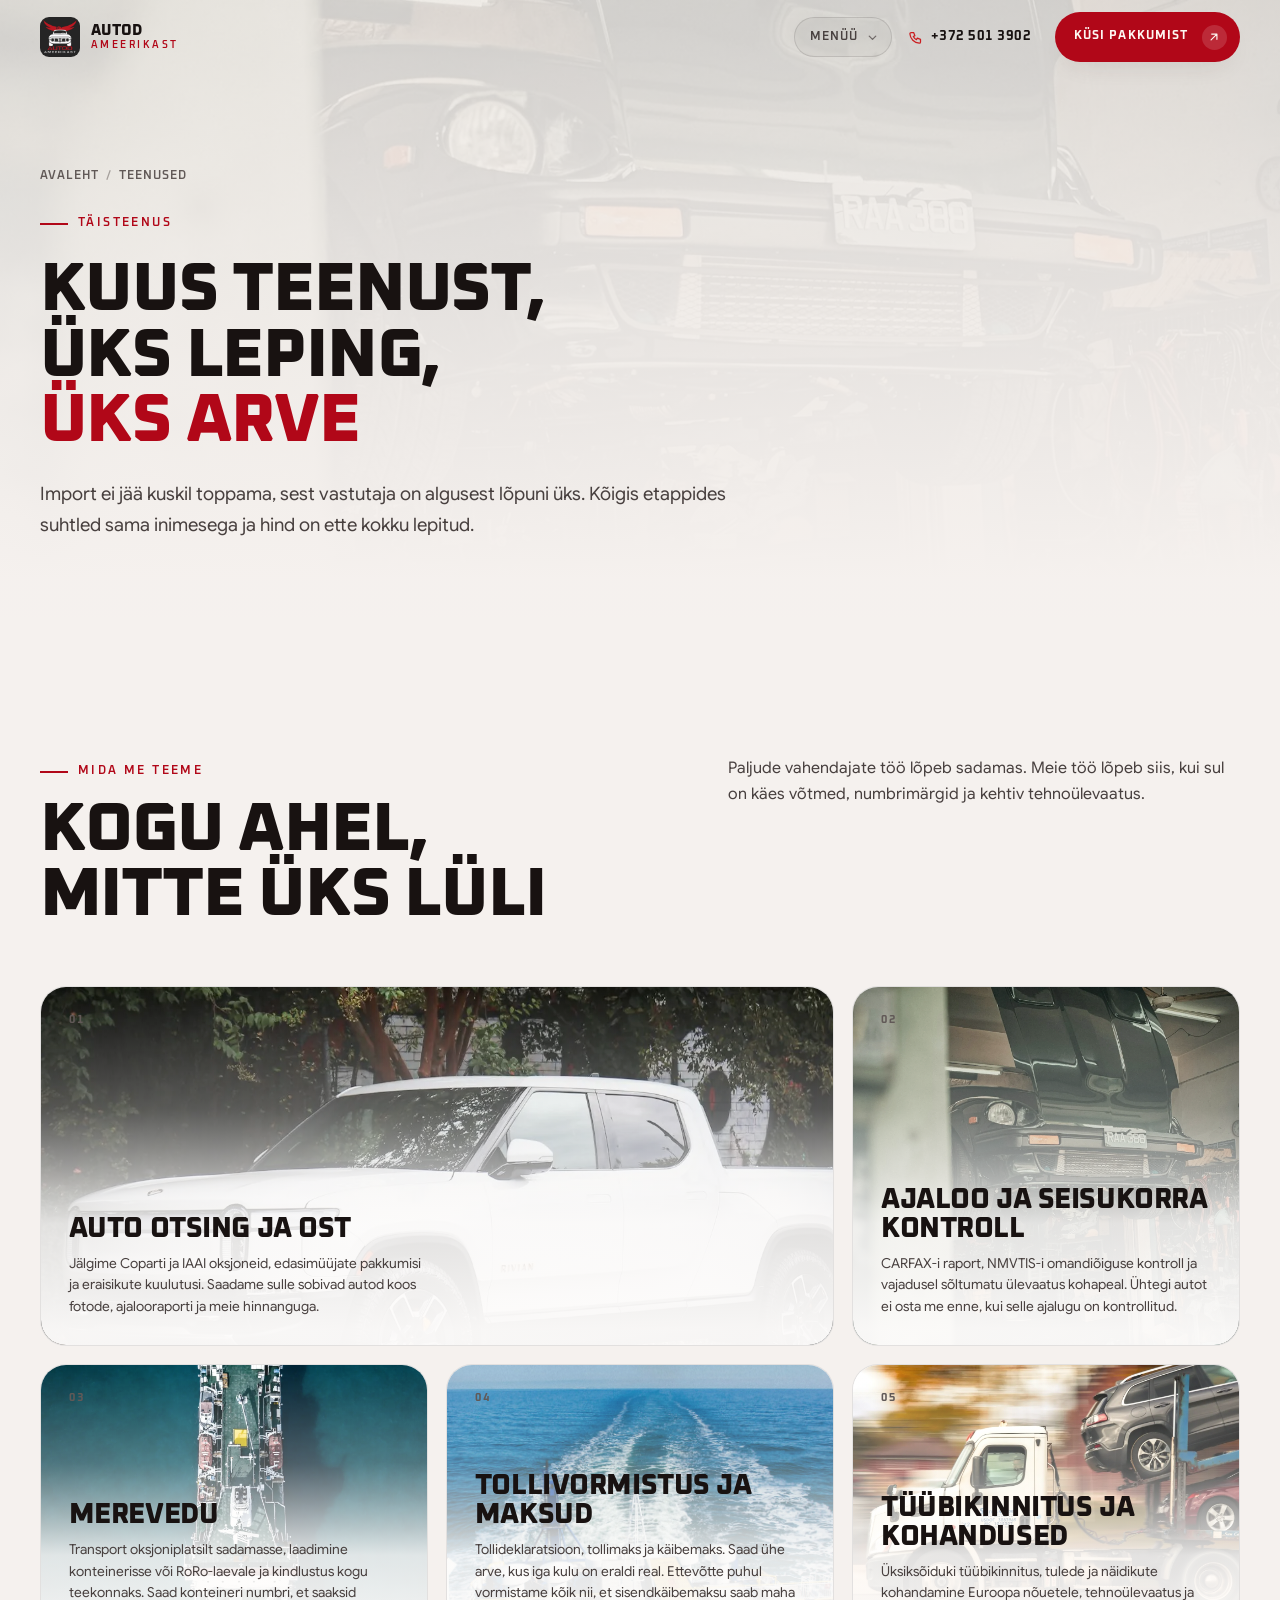
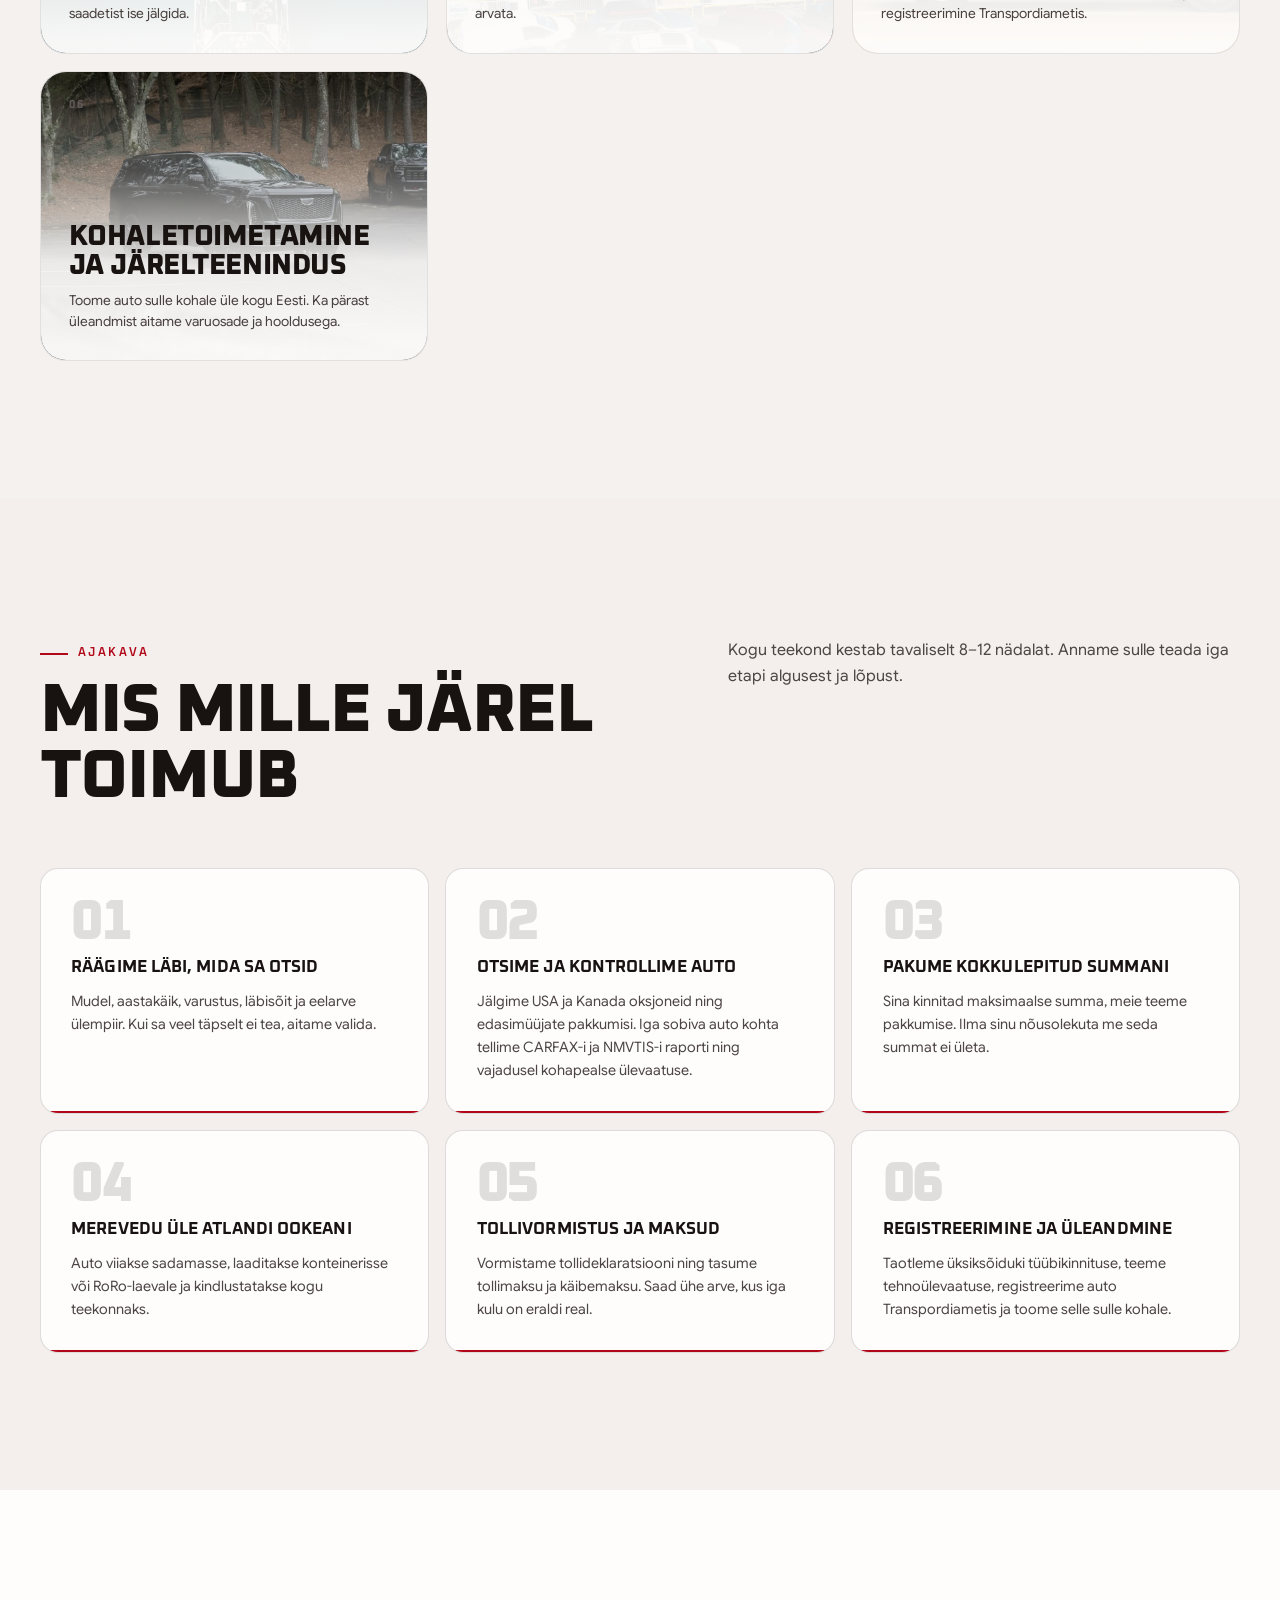
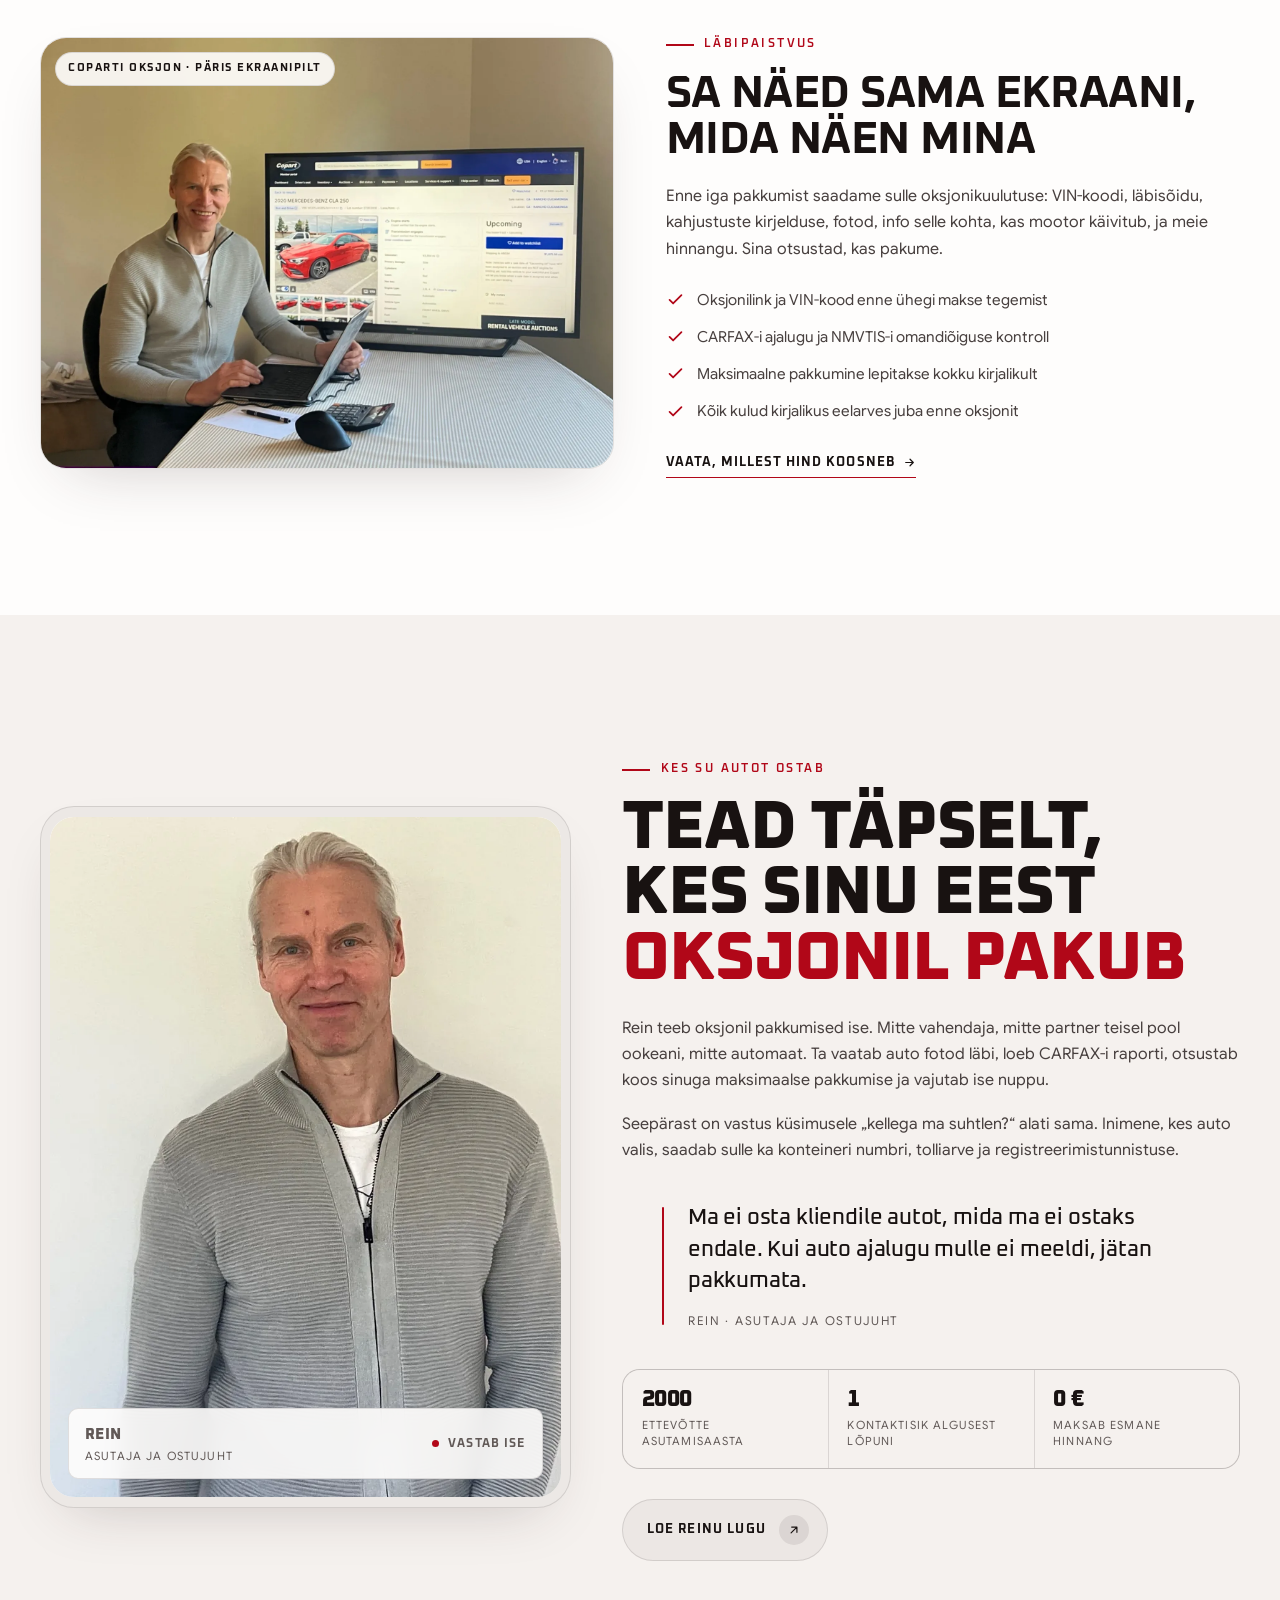
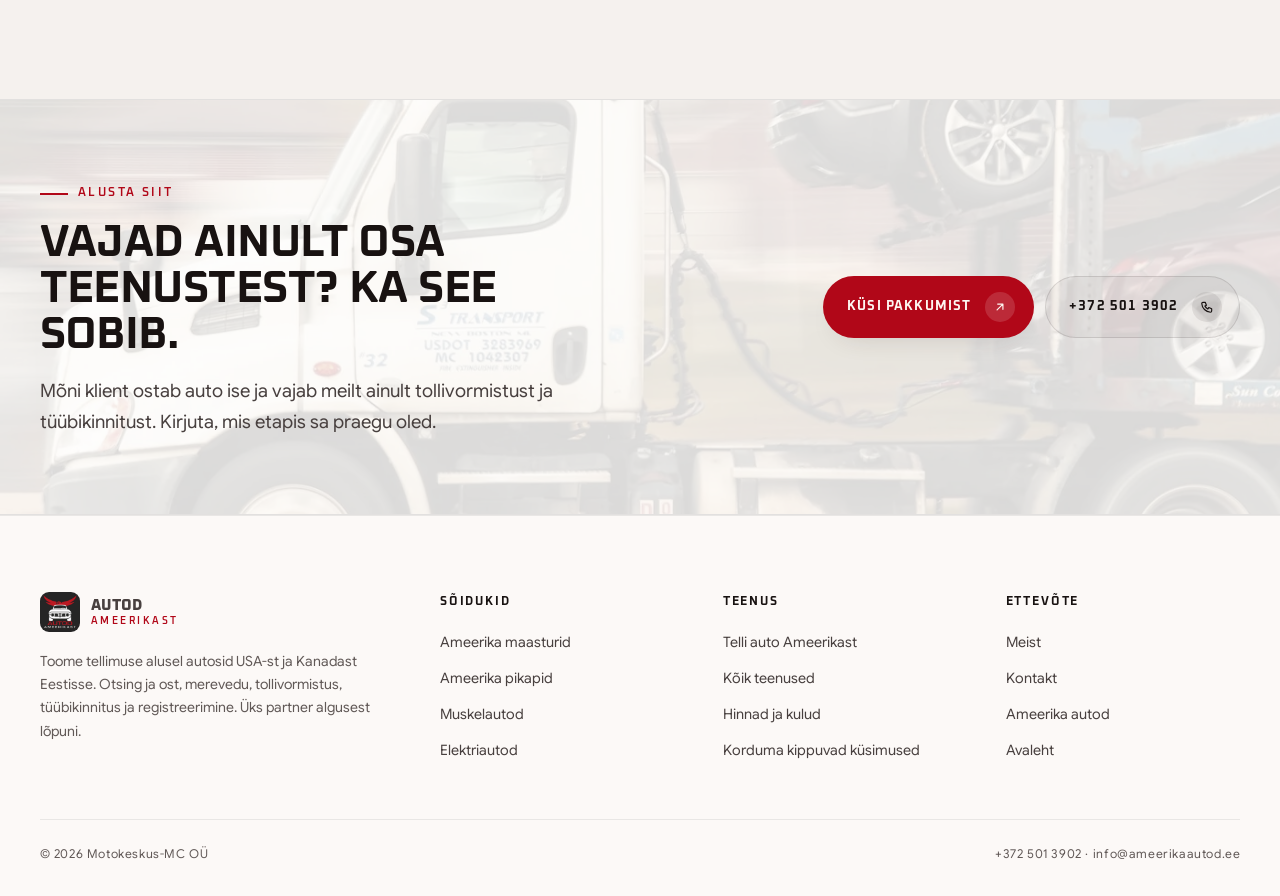
<file: teenused/index.html>
<!doctype html>
<html lang="et">
<head>
<meta charset="utf-8">
<meta name="viewport" content="width=device-width, initial-scale=1">
<title>Teenused · auto import Ameerikast algusest lõpuni</title>
<meta name="description" content="Auto ost USA oksjonitelt, ajaloo ja seisukorra kontroll, merevedu, toll, tüübikinnitus, registreerimine ja kohaletoimetamine. Kuus teenust, üks arve.">
<meta name="robots" content="index, follow, max-image-preview:large, max-snippet:-1">
<link rel="canonical" href="https://ameerikaautod.ee/teenused/">
<meta name="theme-color" content="#faf8f6">
<meta name="color-scheme" content="only light">
<meta name="supported-color-schemes" content="light only">
<meta property="og:type" content="website">
<meta property="og:site_name" content="Autod Ameerikast">
<meta property="og:locale" content="et_EE">
<meta property="og:title" content="Teenused · auto import Ameerikast algusest lõpuni">
<meta property="og:description" content="Auto ost USA oksjonitelt, ajaloo ja seisukorra kontroll, merevedu, toll, tüübikinnitus, registreerimine ja kohaletoimetamine. Kuus teenust, üks arve.">
<meta property="og:url" content="https://ameerikaautod.ee/teenused/">
<meta property="og:image" content="https://ameerikaautod.ee/img/cars/inspect-lift.webp">
<meta property="og:image:alt" content="Autod Ameerikast">
<meta name="twitter:card" content="summary_large_image">
<meta name="twitter:title" content="Teenused · auto import Ameerikast algusest lõpuni">
<meta name="twitter:description" content="Auto ost USA oksjonitelt, ajaloo ja seisukorra kontroll, merevedu, toll, tüübikinnitus, registreerimine ja kohaletoimetamine. Kuus teenust, üks arve.">
<meta name="twitter:image" content="https://ameerikaautod.ee/img/cars/inspect-lift.webp">
<link rel="icon" type="image/png" href="/img/brand/favicon.png">
<link rel="apple-touch-icon" href="/img/brand/favicon.png">
<link rel="preload" as="font" type="font/woff2" href="/fonts/Oxanium.woff2" crossorigin>
<link rel="preload" as="font" type="font/woff2" href="/fonts/GoogleSansFlex.woff2" crossorigin>
<link rel="stylesheet" href="/css/site.css?v=af9ed8b9">
<script type="application/ld+json">{"@context":"https://schema.org","@type":"AutoDealer","@id":"https://ameerikaautod.ee/#org","name":"Autod Ameerikast","legalName":"Motokeskus-MC OÜ","url":"https://ameerikaautod.ee/","logo":"https://ameerikaautod.ee/img/brand/logo.png","image":"https://ameerikaautod.ee/img/cars/hero-challenger.webp","telephone":"+372 501 3902","email":"info@ameerikaautod.ee","priceRange":"€€€","foundingDate":"2000-02-17","vatID":"EE100602175","taxID":"10643414","identifier":{"@type":"PropertyValue","name":"Äriregistri kood","value":"10643414"},"address":{"@type":"PostalAddress","addressLocality":"Tallinn","addressCountry":"EE"},"areaServed":{"@type":"Country","name":"Eesti"},"founder":{"@type":"Person","name":"Rein","jobTitle":"Asutaja ja ostujuht"},"knowsLanguage":["et","en"],"knowsAbout":["Ameerika autode import","Autode tellimine Ameerikast","USA oksjonitelt auto ostmine","Sõiduki tollivormistus","Eesti tüübikinnitus ja registreerimine"],"makesOffer":[{"@type":"Offer","itemOffered":{"@type":"Service","name":"Ameerika maasturid"}},{"@type":"Offer","itemOffered":{"@type":"Service","name":"Ameerika pikapid"}},{"@type":"Offer","itemOffered":{"@type":"Service","name":"Ameerika muskelautod"}},{"@type":"Offer","itemOffered":{"@type":"Service","name":"Ameerika elektriautod"}}]}</script>
<script type="application/ld+json">{"@context":"https://schema.org","@type":"WebSite","@id":"https://ameerikaautod.ee/#website","url":"https://ameerikaautod.ee/","name":"Autod Ameerikast","inLanguage":"et","publisher":{"@id":"https://ameerikaautod.ee/#org"}}</script>
<script type="application/ld+json">{"@context":"https://schema.org","@type":"BreadcrumbList","itemListElement":[{"@type":"ListItem","position":1,"name":"Avaleht","item":"https://ameerikaautod.ee/"},{"@type":"ListItem","position":2,"name":"Teenused","item":"https://ameerikaautod.ee/teenused/"}]}</script>
<script type="application/ld+json">{"@context":"https://schema.org","@type":"ItemList","name":"Teenused","itemListElement":[{"@type":"ListItem","position":1,"item":{"@type":"Service","name":"Auto otsing ja ost","description":"Jälgime Coparti ja IAAI oksjoneid, edasimüüjate pakkumisi ja eraisikute kuulutusi. Saadame sulle sobivad autod koos fotode, ajalooraporti ja meie hinnanguga.","provider":{"@id":"https://ameerikaautod.ee/#org"}}},{"@type":"ListItem","position":2,"item":{"@type":"Service","name":"Ajaloo ja seisukorra kontroll","description":"CARFAX-i raport, NMVTIS-i omandiõiguse kontroll ja vajadusel sõltumatu ülevaatus kohapeal. Ühtegi autot ei osta me enne, kui selle ajalugu on kontrollitud.","provider":{"@id":"https://ameerikaautod.ee/#org"}}},{"@type":"ListItem","position":3,"item":{"@type":"Service","name":"Merevedu","description":"Transport oksjoniplatsilt sadamasse, laadimine konteinerisse või RoRo-laevale ja kindlustus kogu teekonnaks. Saad konteineri numbri, et saaksid saadetist ise jälgida.","provider":{"@id":"https://ameerikaautod.ee/#org"}}},{"@type":"ListItem","position":4,"item":{"@type":"Service","name":"Tollivormistus ja maksud","description":"Tollideklaratsioon, tollimaks ja käibemaks. Saad ühe arve, kus iga kulu on eraldi real. Ettevõtte puhul vormistame kõik nii, et sisendkäibemaksu saab maha arvata.","provider":{"@id":"https://ameerikaautod.ee/#org"}}},{"@type":"ListItem","position":5,"item":{"@type":"Service","name":"Tüübikinnitus ja kohandused","description":"Üksiksõiduki tüübikinnitus, tulede ja näidikute kohandamine Euroopa nõuetele, tehnoülevaatus ja registreerimine Transpordiametis.","provider":{"@id":"https://ameerikaautod.ee/#org"}}},{"@type":"ListItem","position":6,"item":{"@type":"Service","name":"Kohaletoimetamine ja järelteenindus","description":"Toome auto sulle kohale üle kogu Eesti. Ka pärast üleandmist aitame varuosade ja hooldusega.","provider":{"@id":"https://ameerikaautod.ee/#org"}}}]}</script>
</head>
<body>
<a class="skip" href="#sisu">Liigu sisu juurde</a>
<header class="hdr" id="hdr">
  <div class="wrap hdr__in">
    <a class="brand" href="/" aria-label="Autod Ameerikast, avaleht">
      <img src="/img/brand/logo.webp" alt="" width="40" height="40" fetchpriority="high">
      <span class="brand__txt"><span class="brand__a">Autod</span><span class="brand__b">Ameerikast</span></span>
    </a>
    <div class="menu" id="menu">
      <button class="menu__btn" id="menubtn" type="button" aria-expanded="false" aria-controls="menupop">Menüü<svg class="menu__chev" viewBox="0 0 24 24" aria-hidden="true"><path d="m6 9.5 6 6 6-6"/></svg></button>
      <nav class="menu__pop" id="menupop" aria-label="Peamenüü"><ul><li style="--i:0"><a href="/ameerika-autod/"><span class="menu__lbl">Ameerika autod</span><span class="menu__note">Maasturid, pikapid, muskelautod</span></a></li><li style="--i:1"><a href="/telli-auto-ameerikast/"><span class="menu__lbl">Telli auto</span><span class="menu__note">Kuidas tellimine käib</span></a></li><li style="--i:2"><a href="/teenused/" aria-current="page"><span class="menu__lbl">Teenused</span><span class="menu__note">Ost, transport, toll, registreerimine</span></a></li><li style="--i:3"><a href="/hinnakiri/"><span class="menu__lbl">Hinnad</span><span class="menu__note">Kui palju auto kokku maksab</span></a></li><li style="--i:4"><a href="/meist/"><span class="menu__lbl">Meist</span><span class="menu__note">Kes sinu auto ostab</span></a></li><li style="--i:5"><a href="/kontakt/"><span class="menu__lbl">Kontakt</span><span class="menu__note">Küsi pakkumist</span></a></li><li style="--i:6"><a href="/kkk/"><span class="menu__lbl">KKK</span><span class="menu__note">Vastused küsimustele</span></a></li></ul></nav>
    </div>
    <a class="hdr__tel" href="tel:+3725013902"><svg viewBox="0 0 24 24" aria-hidden="true"><path d="M5 4h4l2 5-2.5 1.5a11 11 0 0 0 5 5L15 13l5 2v4a2 2 0 0 1-2 2A16 16 0 0 1 3 6a2 2 0 0 1 2-2"/></svg>+372 501 3902</a>
    <span class="hdr__cta"><a class="btn btn--primary btn--sm" href="/kontakt/">Küsi pakkumist<span class="btn__ic"><svg viewBox="0 0 24 24" aria-hidden="true"><path d="M7 17 17 7M8 7h9v9"/></svg></span></a></span>
    <button class="burger" id="burger" aria-expanded="false" aria-controls="sheet" aria-label="Ava menüü"><i aria-hidden="true"></i></button>
  </div>
</header>

<div class="sheet" id="sheet" aria-hidden="true">
  <div></div>
  <nav class="sheet__nav" aria-label="Mobiilimenüü">
    <ul><li><a href="/ameerika-autod/" style="--i:0">Ameerika autod<span>Maasturid, pikapid, muskelautod</span></a></li><li><a href="/telli-auto-ameerikast/" style="--i:1">Telli auto<span>Kuidas tellimine käib</span></a></li><li><a href="/teenused/" style="--i:2">Teenused<span>Ost, transport, toll, registreerimine</span></a></li><li><a href="/hinnakiri/" style="--i:3">Hinnad<span>Kui palju auto kokku maksab</span></a></li><li><a href="/meist/" style="--i:4">Meist<span>Kes sinu auto ostab</span></a></li><li><a href="/kontakt/" style="--i:5">Kontakt<span>Küsi pakkumist</span></a></li><li><a href="/kkk/" style="--i:6">KKK<span>Vastused küsimustele</span></a></li></ul>
  </nav>
  <div class="sheet__foot">
    <a class="btn btn--ghost btn--wide" href="tel:+3725013902">+372 501 3902<span class="btn__ic"><svg viewBox="0 0 24 24" aria-hidden="true"><path d="M5 4h4l2 5-2.5 1.5a11 11 0 0 0 5 5L15 13l5 2v4a2 2 0 0 1-2 2A16 16 0 0 1 3 6a2 2 0 0 1 2-2"/></svg></span></a>
    <a class="btn btn--primary btn--wide" href="/kontakt/">Küsi pakkumist<span class="btn__ic"><svg viewBox="0 0 24 24" aria-hidden="true"><path d="M7 17 17 7M8 7h9v9"/></svg></span></a>
  </div>
</div>
<main id="sisu">


<section class="phero">
  <div class="phero__media" aria-hidden="true"><img src="/img/cars/inspect-lift.webp" width="1600" height="900" alt="" fetchpriority="high" decoding="async"></div>
  <div class="phero__veil" aria-hidden="true"></div>
  <div class="wrap phero__in">
    <nav class="crumbs" aria-label="Asukoht lehel"><a href="/">Avaleht</a><span>/</span><em style="font-style:normal">Teenused</em></nav>
    <span class="kicker" style="margin-top:.6rem">Täisteenus</span>
    <h1 class="d1">Kuus teenust,<br>üks leping,<br><span class="mark">üks arve</span></h1>
    <p class="lede">Import ei jää kuskil toppama, sest vastutaja on algusest lõpuni üks. Kõigis etappides suhtled sama inimesega ja hind on ette kokku lepitud.</p>
  </div>
</section>

<section class="sec sec--raise">
  <div class="wrap">
    <div class="sec__head sec__head--split">
      <div><span class="kicker">Mida me teeme</span><h2 class="d1" style="margin-top:1rem">Kogu ahel,<br>mitte üks lüli</h2></div>
      <p>Paljude vahendajate töö lõpeb sadamas. Meie töö lõpeb siis, kui sul on käes võtmed, numbrimärgid ja kehtiv tehnoülevaatus.</p>
    </div>
    <div class="bento">
      <div class="tile tile--wide">
        <img src="/img/cars/rivian-white.webp" width="1200" height="900" alt="Valge pikap parklas" loading="lazy" decoding="async">
        <span class="tile__idx">01</span>
        <span class="tile__body"><h3>Auto otsing ja ost</h3><p>Jälgime Coparti ja IAAI oksjoneid, edasimüüjate pakkumisi ja eraisikute kuulutusi. Saadame sulle sobivad autod koos fotode, ajalooraporti ja meie hinnanguga.</p></span>
      </div><div class="tile tile--tall">
        <img src="/img/cars/inspect-lift.webp" width="1200" height="900" alt="Auto tõstukil töökojas" loading="lazy" decoding="async">
        <span class="tile__idx">02</span>
        <span class="tile__body"><h3>Ajaloo ja seisukorra kontroll</h3><p>CARFAX-i raport, NMVTIS-i omandiõiguse kontroll ja vajadusel sõltumatu ülevaatus kohapeal. Ühtegi autot ei osta me enne, kui selle ajalugu on kontrollitud.</p></span>
      </div><div class="tile tile--third">
        <img src="/img/cars/port-ship.webp" width="1200" height="900" alt="Kaubalaev merel" loading="lazy" decoding="async">
        <span class="tile__idx">03</span>
        <span class="tile__body"><h3>Merevedu</h3><p>Transport oksjoniplatsilt sadamasse, laadimine konteinerisse või RoRo-laevale ja kindlustus kogu teekonnaks. Saad konteineri numbri, et saaksid saadetist ise jälgida.</p></span>
      </div><div class="tile tile--third">
        <img src="/img/cars/ship-cars.webp" width="1200" height="900" alt="Sõidukid laeva tekil enne mahalaadimist" loading="lazy" decoding="async">
        <span class="tile__idx">04</span>
        <span class="tile__body"><h3>Tollivormistus ja maksud</h3><p>Tollideklaratsioon, tollimaks ja käibemaks. Saad ühe arve, kus iga kulu on eraldi real. Ettevõtte puhul vormistame kõik nii, et sisendkäibemaksu saab maha arvata.</p></span>
      </div><div class="tile tile--third">
        <img src="/img/cars/carrier-truck.webp" width="1200" height="900" alt="Autovedu poolhaagisel" loading="lazy" decoding="async">
        <span class="tile__idx">05</span>
        <span class="tile__body"><h3>Tüübikinnitus ja kohandused</h3><p>Üksiksõiduki tüübikinnitus, tulede ja näidikute kohandamine Euroopa nõuetele, tehnoülevaatus ja registreerimine Transpordiametis.</p></span>
      </div><div class="tile tile--third">
        <img src="/img/cars/suv-escalade.webp" width="1200" height="900" alt="Must maastur parklas" loading="lazy" decoding="async">
        <span class="tile__idx">06</span>
        <span class="tile__body"><h3>Kohaletoimetamine ja järelteenindus</h3><p>Toome auto sulle kohale üle kogu Eesti. Ka pärast üleandmist aitame varuosade ja hooldusega.</p></span>
      </div>
    </div>
  </div>
</section>


<section class="sec sec--light">
  <div class="wrap">
    <div class="sec__head sec__head--split">
      <div>
        <span class="kicker kicker--light">Ajakava</span>
        <h2 class="d1" style="margin-top:1rem">Mis mille järel toimub</h2>
      </div>
      <p>Kogu teekond kestab tavaliselt 8–12 nädalat. Anname sulle teada iga etapi algusest ja lõpust.</p>
    </div>
    <ol class="rail">
      <li class="step">
        <span class="step__n" aria-hidden="true">01</span>
        <h3>Räägime läbi, mida sa otsid</h3>
        <p>Mudel, aastakäik, varustus, läbisõit ja eelarve ülempiir. Kui sa veel täpselt ei tea, aitame valida.</p>
        <span class="step__bar" aria-hidden="true"></span>
      </li><li class="step">
        <span class="step__n" aria-hidden="true">02</span>
        <h3>Otsime ja kontrollime auto</h3>
        <p>Jälgime USA ja Kanada oksjoneid ning edasimüüjate pakkumisi. Iga sobiva auto kohta tellime CARFAX-i ja NMVTIS-i raporti ning vajadusel kohapealse ülevaatuse.</p>
        <span class="step__bar" aria-hidden="true"></span>
      </li><li class="step">
        <span class="step__n" aria-hidden="true">03</span>
        <h3>Pakume kokkulepitud summani</h3>
        <p>Sina kinnitad maksimaalse summa, meie teeme pakkumise. Ilma sinu nõusolekuta me seda summat ei ületa.</p>
        <span class="step__bar" aria-hidden="true"></span>
      </li><li class="step">
        <span class="step__n" aria-hidden="true">04</span>
        <h3>Merevedu üle Atlandi ookeani</h3>
        <p>Auto viiakse sadamasse, laaditakse konteinerisse või RoRo-laevale ja kindlustatakse kogu teekonnaks.</p>
        <span class="step__bar" aria-hidden="true"></span>
      </li><li class="step">
        <span class="step__n" aria-hidden="true">05</span>
        <h3>Tollivormistus ja maksud</h3>
        <p>Vormistame tollideklaratsiooni ning tasume tollimaksu ja käibemaksu. Saad ühe arve, kus iga kulu on eraldi real.</p>
        <span class="step__bar" aria-hidden="true"></span>
      </li><li class="step">
        <span class="step__n" aria-hidden="true">06</span>
        <h3>Registreerimine ja üleandmine</h3>
        <p>Taotleme üksiksõiduki tüübikinnituse, teeme tehnoülevaatuse, registreerime auto Transpordiametis ja toome selle sulle kohale.</p>
        <span class="step__bar" aria-hidden="true"></span>
      </li>
    </ol>
  </div>
</section>

<section class="sec sec--sheet">
  <div class="wrap split split--flip">
    <div class="rv">
      <span class="kicker">Läbipaistvus</span>
      <h2 class="d2" style="margin-top:1rem">Sa näed sama ekraani, mida näen mina</h2>
      <div class="prose" style="margin-top:1.2rem">
        <p>Enne iga pakkumist saadame sulle oksjonikuulutuse: VIN-koodi, läbisõidu, kahjustuste kirjelduse, fotod, info selle kohta, kas mootor käivitub, ja meie hinnangu. Sina otsustad, kas pakume.</p>
      </div>
      <ul class="checks">
        <li><svg viewBox="0 0 24 24" aria-hidden="true"><path d="m4.5 12.5 4.5 4.5L19.5 6.5"/></svg><span>Oksjonilink ja VIN-kood enne ühegi makse tegemist</span></li>
        <li><svg viewBox="0 0 24 24" aria-hidden="true"><path d="m4.5 12.5 4.5 4.5L19.5 6.5"/></svg><span>CARFAX-i ajalugu ja NMVTIS-i omandiõiguse kontroll</span></li>
        <li><svg viewBox="0 0 24 24" aria-hidden="true"><path d="m4.5 12.5 4.5 4.5L19.5 6.5"/></svg><span>Maksimaalne pakkumine lepitakse kokku kirjalikult</span></li>
        <li><svg viewBox="0 0 24 24" aria-hidden="true"><path d="m4.5 12.5 4.5 4.5L19.5 6.5"/></svg><span>Kõik kulud kirjalikus eelarves juba enne oksjonit</span></li>
      </ul>
      <a class="lnk" href="/hinnakiri/">Vaata, millest hind koosneb<svg viewBox="0 0 24 24" aria-hidden="true"><path d="M5 12h14M13 6l6 6-6 6"/></svg></a>
    </div>
    <div class="rv">
      <div class="frame">
        <img src="/img/founder/rein-desk.webp" width="1600" height="1200"
             alt="Rein arvuti taga, ekraanil Coparti oksjonikuulutus Mercedes-Benz CLA 250 andmetega" loading="lazy" decoding="async">
        <span class="frame__chip">Coparti oksjon · päris ekraanipilt</span>
      </div>
    </div>
  </div>
</section>

<section class="sec founder sec--raise">
  <div class="wrap founder__grid">
    <div class="rv">
      <div class="shell">
        <div class="shell__core">
          <img src="/img/founder/rein-portrait.webp" width="824" height="1100"
               alt="Rein, Autod Ameerikast asutaja, halli tõmblukuga kampsunis" loading="lazy" decoding="async">
          <div class="founder__tag">
            <span><b>Rein</b><span>Asutaja ja ostujuht</span></span>
            <span class="sig"><i></i>Vastab ise</span>
          </div>
        </div>
      </div>
    </div>
    <div class="rv">
      <span class="kicker ">Kes su autot ostab</span>
      <h2 class="d1" style="margin-top:1rem">Tead täpselt,<br>kes sinu eest<br><span class="mark">oksjonil pakub</span></h2>
      <div class="prose" style="margin-top:1.4rem">
        <p>Rein teeb oksjonil pakkumised ise. Mitte vahendaja, mitte partner teisel pool ookeani, mitte automaat. Ta vaatab auto fotod läbi, loeb CARFAX-i raporti, otsustab koos sinuga maksimaalse pakkumise ja vajutab ise nuppu.</p>
        <p>Seepärast on vastus küsimusele „kellega ma suhtlen?“ alati sama. Inimene, kes auto valis, saadab sulle ka konteineri numbri, tolliarve ja registreerimistunnistuse.</p>
      </div>
      <blockquote class="quote">
        <p>Ma ei osta kliendile autot, mida ma ei ostaks endale. Kui auto ajalugu mulle ei meeldi, jätan pakkumata.</p>
        <cite>Rein · Asutaja ja ostujuht</cite>
      </blockquote>
      <div class="cred">
        <div><b>2000</b><span>ettevõtte asutamisaasta</span></div>
        <div><b>1</b><span>kontaktisik algusest lõpuni</span></div>
        <div><b>0 &euro;</b><span>maksab esmane hinnang</span></div>
      </div>
      <div style="margin-top:1.9rem"><a class="btn btn--ghost" href="/meist/">Loe Reinu lugu<span class="btn__ic"><svg viewBox="0 0 24 24" aria-hidden="true"><path d="M7 17 17 7M8 7h9v9"/></svg></span></a></div>
    </div>
  </div>
</section>

<section class="band">
  <div class="band__bg" aria-hidden="true"><img src="/img/cars/carrier-truck.webp" width="1400" height="700" alt="" loading="lazy" decoding="async"></div>
  <div class="wrap band__in">
    <div class="rv">
      <span class="kicker">Alusta siit</span>
      <h2 class="d2" style="margin-top:1rem">Vajad ainult osa teenustest? Ka see sobib.</h2>
      <p class="lede" style="margin-top:1rem;max-width:52ch">Mõni klient ostab auto ise ja vajab meilt ainult tollivormistust ja tüübikinnitust. Kirjuta, mis etapis sa praegu oled.</p>
    </div>
    <div class="band__acts rv">
      <a class="btn btn--primary" href="/kontakt/">Küsi pakkumist<span class="btn__ic"><svg viewBox="0 0 24 24" aria-hidden="true"><path d="M7 17 17 7M8 7h9v9"/></svg></span></a>
      <a class="btn btn--ghost" href="tel:+3725013902">+372 501 3902<span class="btn__ic"><svg viewBox="0 0 24 24" aria-hidden="true"><path d="M5 4h4l2 5-2.5 1.5a11 11 0 0 0 5 5L15 13l5 2v4a2 2 0 0 1-2 2A16 16 0 0 1 3 6a2 2 0 0 1 2-2"/></svg></span></a>
    </div>
  </div>
</section>
</main>
<footer class="ftr">
  <div class="wrap">
    <div class="ftr__grid">
      <div class="ftr__col ftr__about">
        <a class="brand" href="/" aria-label="Autod Ameerikast, avaleht">
          <img src="/img/brand/logo.webp" alt="" width="40" height="40" loading="lazy">
          <span class="brand__txt"><span class="brand__a">Autod</span><span class="brand__b">Ameerikast</span></span>
        </a>
        <p>Toome tellimuse alusel autosid USA-st ja Kanadast Eestisse. Otsing ja ost, merevedu, tollivormistus, tüübikinnitus ja registreerimine. Üks partner algusest lõpuni.</p>
      </div>
      <div class="ftr__col">
        <h2 class="ftr__h">Sõidukid</h2>
        <ul><li><a href="/ameerika-autod/maasturid/">Ameerika maasturid</a></li><li><a href="/ameerika-autod/pikapid/">Ameerika pikapid</a></li><li><a href="/ameerika-autod/muskelautod/">Muskelautod</a></li><li><a href="/ameerika-autod/elektriautod/">Elektriautod</a></li></ul>
      </div><div class="ftr__col">
        <h2 class="ftr__h">Teenus</h2>
        <ul><li><a href="/telli-auto-ameerikast/">Telli auto Ameerikast</a></li><li><a href="/teenused/">Kõik teenused</a></li><li><a href="/hinnakiri/">Hinnad ja kulud</a></li><li><a href="/kkk/">Korduma kippuvad küsimused</a></li></ul>
      </div><div class="ftr__col">
        <h2 class="ftr__h">Ettevõte</h2>
        <ul><li><a href="/meist/">Meist</a></li><li><a href="/kontakt/">Kontakt</a></li><li><a href="/ameerika-autod/">Ameerika autod</a></li><li><a href="/">Avaleht</a></li></ul>
      </div>
    </div>
    <div class="ftr__bot">
      <span>© 2026 Motokeskus-MC OÜ</span>
      <span><a href="tel:+3725013902">+372 501 3902</a> · <a href="mailto:info@ameerikaautod.ee">info@ameerikaautod.ee</a></span>
    </div>
  </div>
</footer>
<script src="/js/site.js?v=0c613868" defer></script>
</body>
</html>
</file>
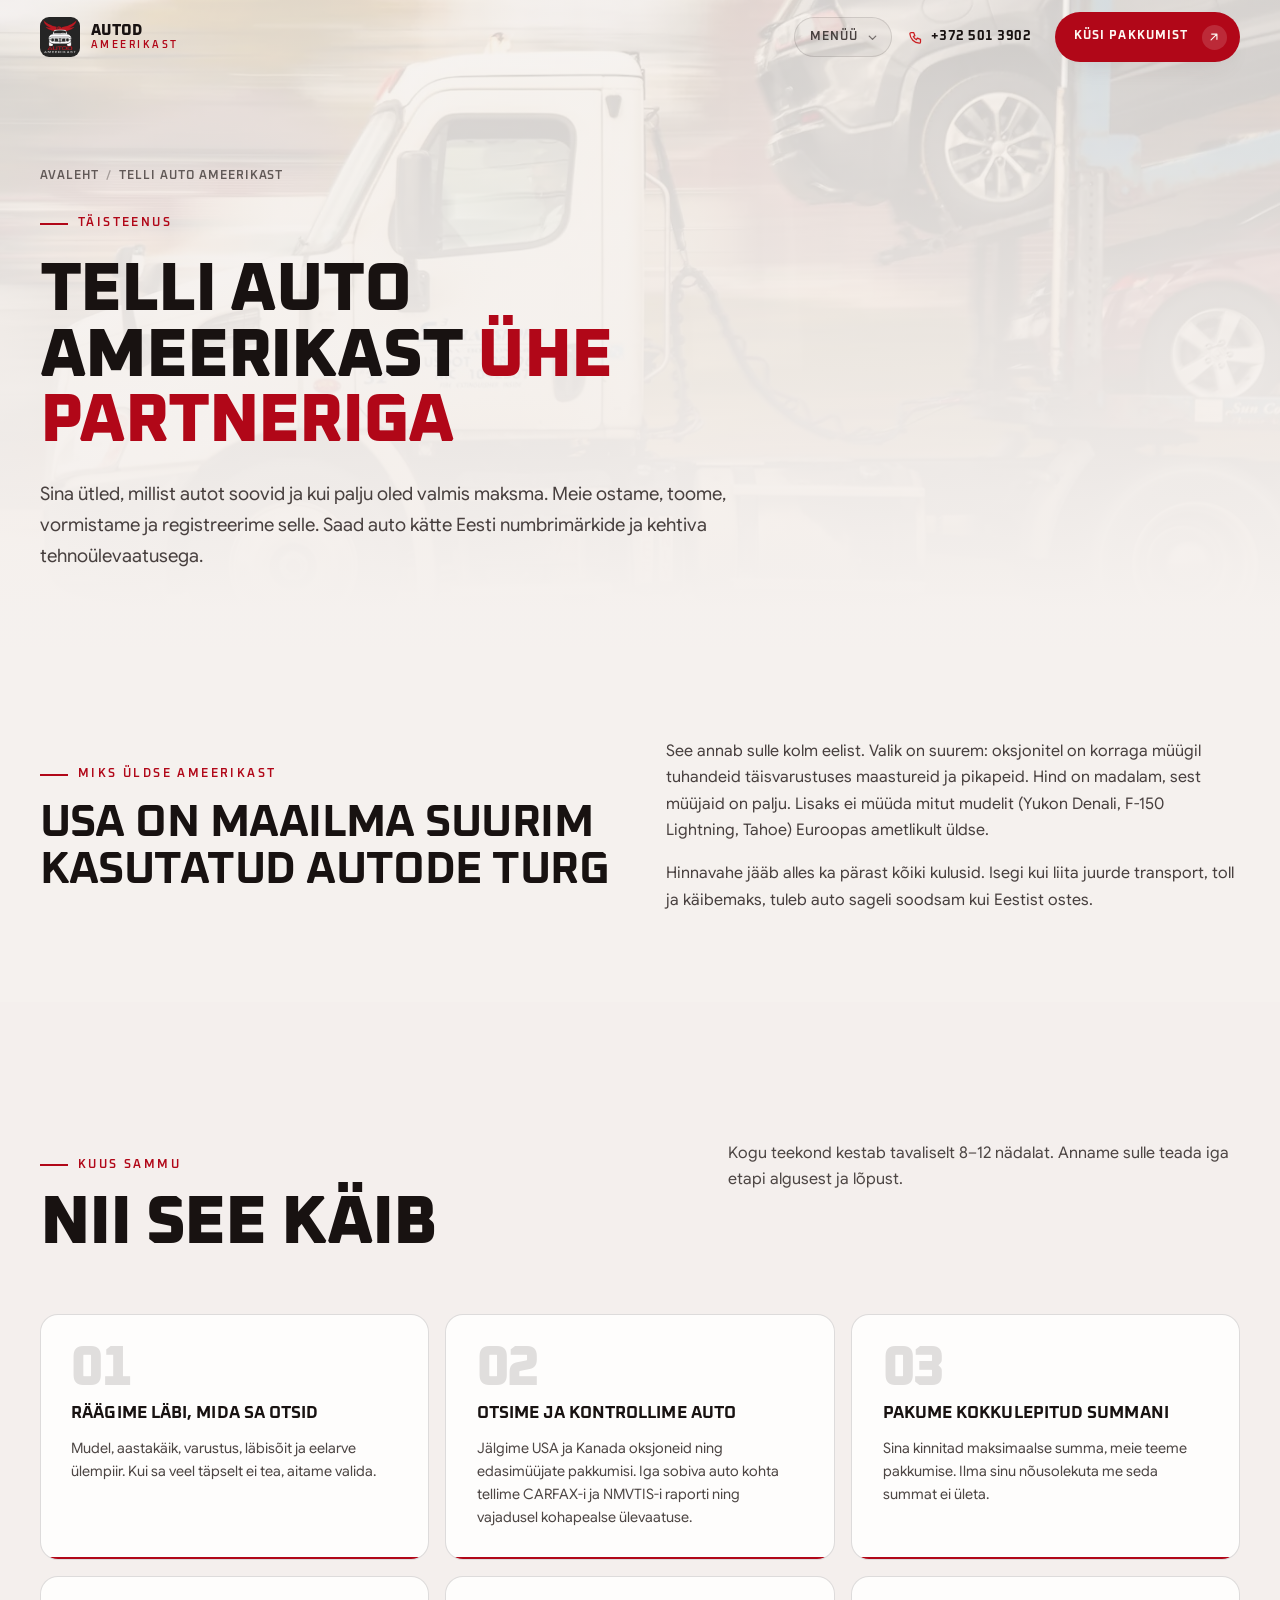
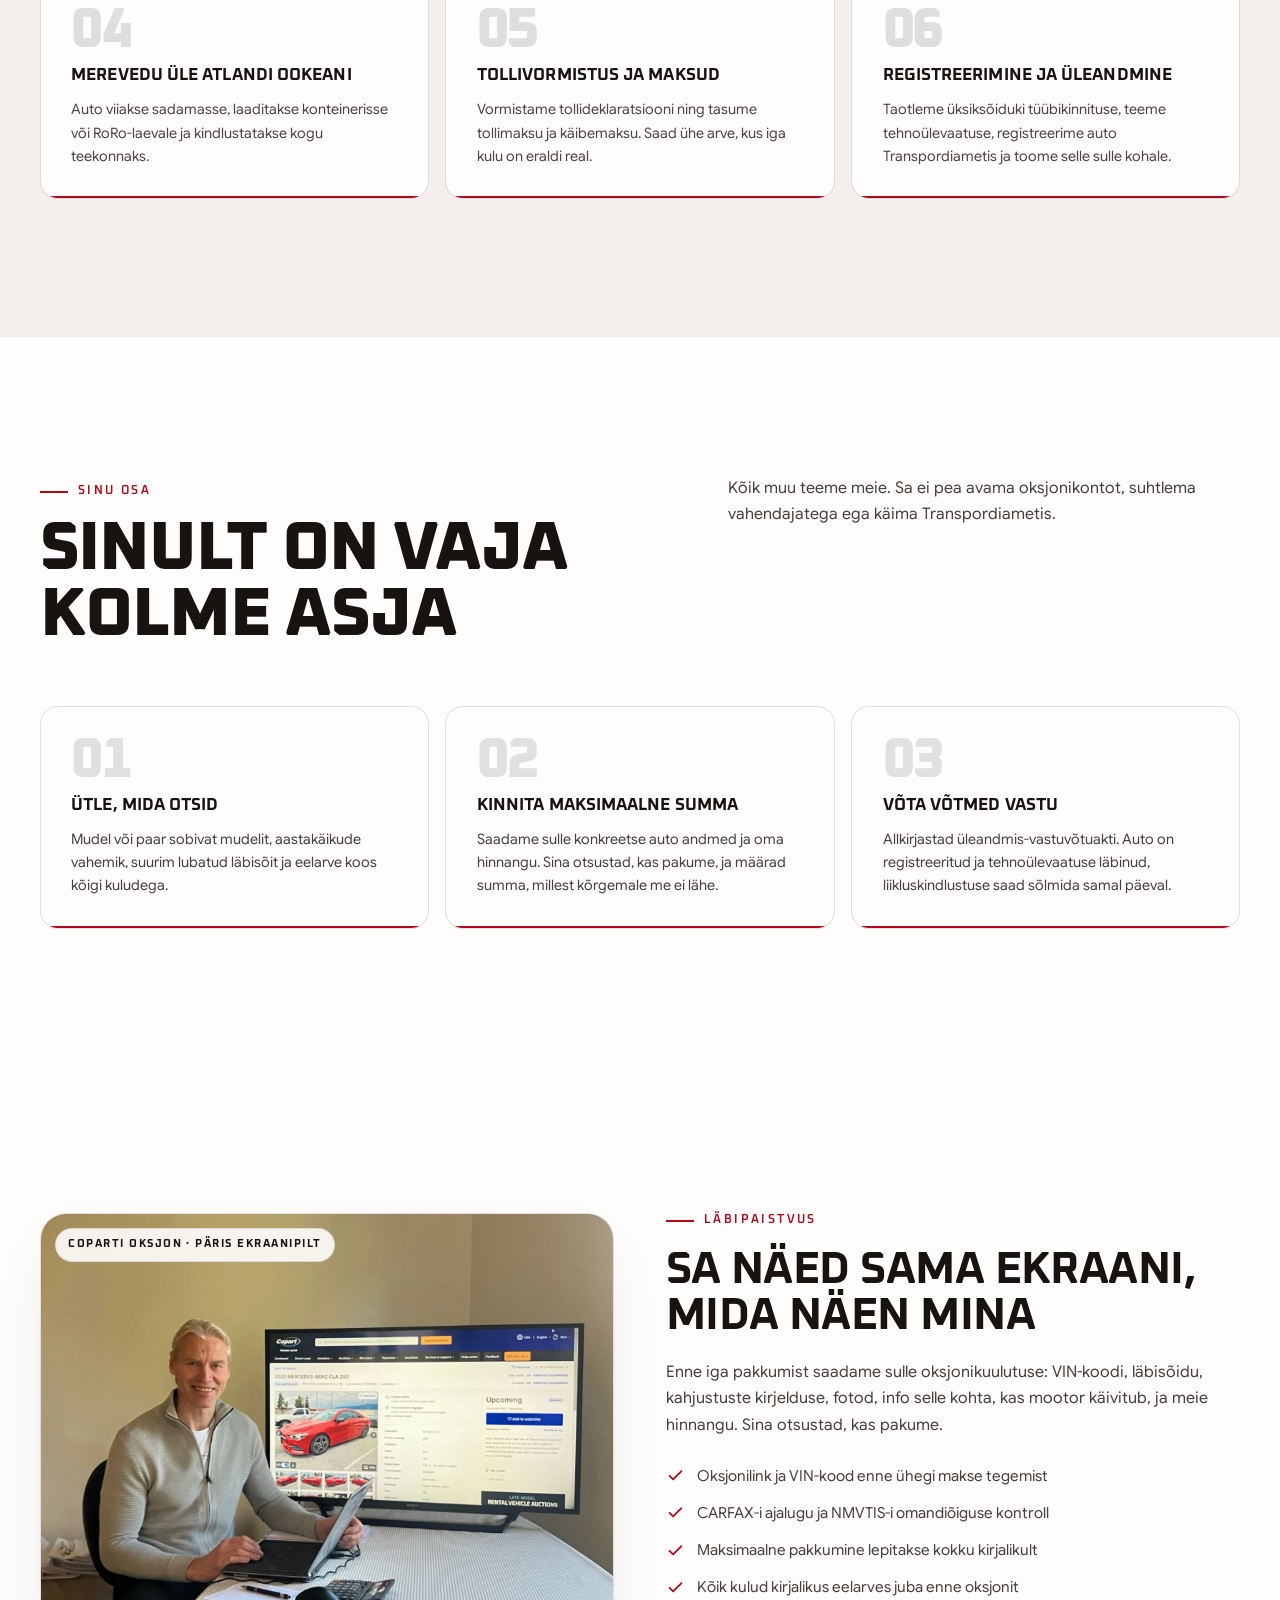
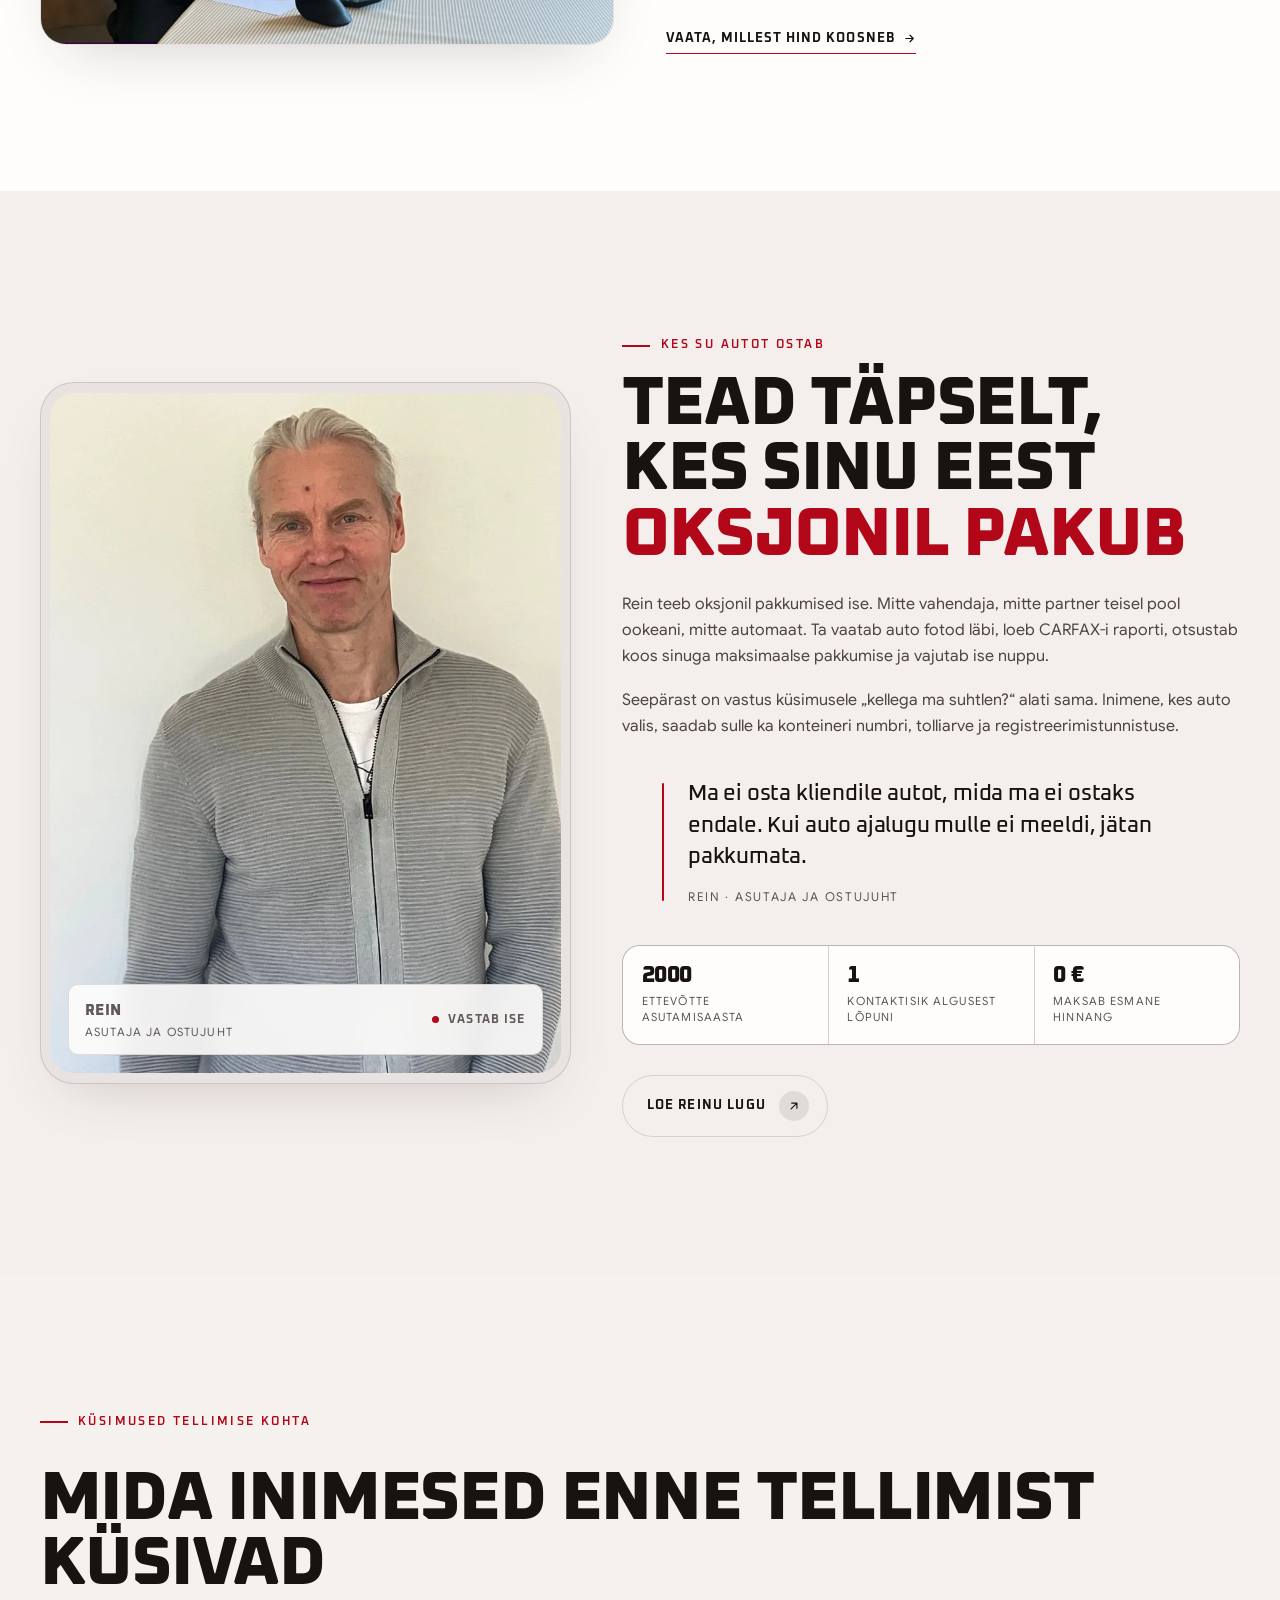
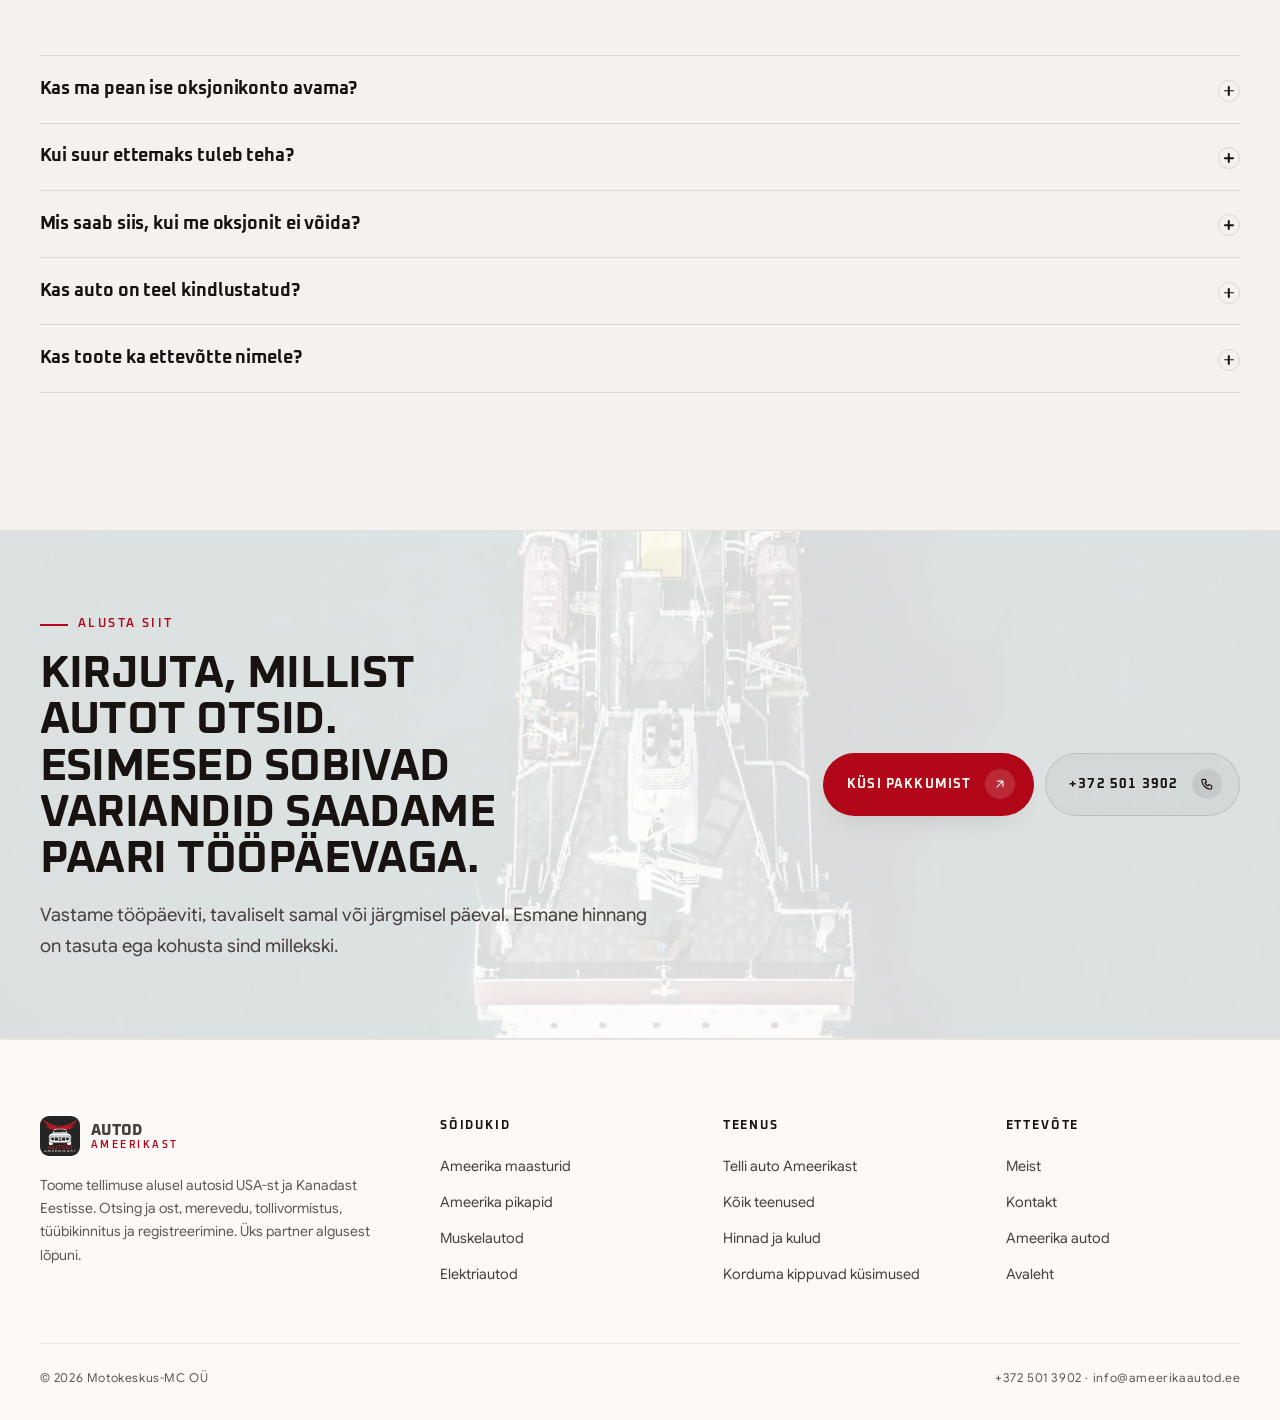
<file: telli-auto-ameerikast/index.html>
<!doctype html>
<html lang="et">
<head>
<meta charset="utf-8">
<meta name="viewport" content="width=device-width, initial-scale=1">
<title>Telli autod Ameerikast · hinnad ja tarneaeg</title>
<meta name="description" content="Telli autod Ameerikast ilma oksjonikonto ja tolliprobleemideta. Kuus sammu oksjonist Eesti numbrimärkideni, läbipaistev hind, üks kontaktisik.">
<meta name="robots" content="index, follow, max-image-preview:large, max-snippet:-1">
<link rel="canonical" href="https://ameerikaautod.ee/telli-auto-ameerikast/">
<meta name="theme-color" content="#faf8f6">
<meta name="color-scheme" content="only light">
<meta name="supported-color-schemes" content="light only">
<meta property="og:type" content="website">
<meta property="og:site_name" content="Autod Ameerikast">
<meta property="og:locale" content="et_EE">
<meta property="og:title" content="Telli autod Ameerikast · hinnad ja tarneaeg">
<meta property="og:description" content="Telli autod Ameerikast ilma oksjonikonto ja tolliprobleemideta. Kuus sammu oksjonist Eesti numbrimärkideni, läbipaistev hind, üks kontaktisik.">
<meta property="og:url" content="https://ameerikaautod.ee/telli-auto-ameerikast/">
<meta property="og:image" content="https://ameerikaautod.ee/img/cars/carrier-truck.webp">
<meta property="og:image:alt" content="Autod Ameerikast">
<meta name="twitter:card" content="summary_large_image">
<meta name="twitter:title" content="Telli autod Ameerikast · hinnad ja tarneaeg">
<meta name="twitter:description" content="Telli autod Ameerikast ilma oksjonikonto ja tolliprobleemideta. Kuus sammu oksjonist Eesti numbrimärkideni, läbipaistev hind, üks kontaktisik.">
<meta name="twitter:image" content="https://ameerikaautod.ee/img/cars/carrier-truck.webp">
<link rel="icon" type="image/png" href="/img/brand/favicon.png">
<link rel="apple-touch-icon" href="/img/brand/favicon.png">
<link rel="preload" as="font" type="font/woff2" href="/fonts/Oxanium.woff2" crossorigin>
<link rel="preload" as="font" type="font/woff2" href="/fonts/GoogleSansFlex.woff2" crossorigin>
<link rel="stylesheet" href="/css/site.css?v=af9ed8b9">
<script type="application/ld+json">{"@context":"https://schema.org","@type":"AutoDealer","@id":"https://ameerikaautod.ee/#org","name":"Autod Ameerikast","legalName":"Motokeskus-MC OÜ","url":"https://ameerikaautod.ee/","logo":"https://ameerikaautod.ee/img/brand/logo.png","image":"https://ameerikaautod.ee/img/cars/hero-challenger.webp","telephone":"+372 501 3902","email":"info@ameerikaautod.ee","priceRange":"€€€","foundingDate":"2000-02-17","vatID":"EE100602175","taxID":"10643414","identifier":{"@type":"PropertyValue","name":"Äriregistri kood","value":"10643414"},"address":{"@type":"PostalAddress","addressLocality":"Tallinn","addressCountry":"EE"},"areaServed":{"@type":"Country","name":"Eesti"},"founder":{"@type":"Person","name":"Rein","jobTitle":"Asutaja ja ostujuht"},"knowsLanguage":["et","en"],"knowsAbout":["Ameerika autode import","Autode tellimine Ameerikast","USA oksjonitelt auto ostmine","Sõiduki tollivormistus","Eesti tüübikinnitus ja registreerimine"],"makesOffer":[{"@type":"Offer","itemOffered":{"@type":"Service","name":"Ameerika maasturid"}},{"@type":"Offer","itemOffered":{"@type":"Service","name":"Ameerika pikapid"}},{"@type":"Offer","itemOffered":{"@type":"Service","name":"Ameerika muskelautod"}},{"@type":"Offer","itemOffered":{"@type":"Service","name":"Ameerika elektriautod"}}]}</script>
<script type="application/ld+json">{"@context":"https://schema.org","@type":"WebSite","@id":"https://ameerikaautod.ee/#website","url":"https://ameerikaautod.ee/","name":"Autod Ameerikast","inLanguage":"et","publisher":{"@id":"https://ameerikaautod.ee/#org"}}</script>
<script type="application/ld+json">{"@context":"https://schema.org","@type":"BreadcrumbList","itemListElement":[{"@type":"ListItem","position":1,"name":"Avaleht","item":"https://ameerikaautod.ee/"},{"@type":"ListItem","position":2,"name":"Telli auto Ameerikast","item":"https://ameerikaautod.ee/telli-auto-ameerikast/"}]}</script>
<script type="application/ld+json">{"@context":"https://schema.org","@type":"FAQPage","mainEntity":[{"@type":"Question","name":"Kas ma pean ise oksjonikonto avama?","acceptedAnswer":{"@type":"Answer","text":"Ei. Meil on litsents Coparti ja IAAI oksjonitel osalemiseks ning kontaktid edasimüüjatega. Sina ei pea oksjonimajas registreeruma, sinna deposiiti maksma ega inglise keeles suhtlema."}},{"@type":"Question","name":"Kui suur ettemaks tuleb teha?","acceptedAnswer":{"@type":"Answer","text":"Enne oksjonit maksad deposiidi (tagatisraha), mis arvestatakse täies ulatuses auto hinna sisse. Ülejäänud summa tasud pärast oksjoni võitmist. Kui me oksjonit ei võida, ei lähe sinu raha kaotsi."}},{"@type":"Question","name":"Mis saab siis, kui me oksjonit ei võida?","acceptedAnswer":{"@type":"Answer","text":"Siis pakume järgmisele sobivale autole. Deposiit jääb alles järgmise oksjoni jaoks. Kui otsustad loobuda, maksame deposiidi tagasi lepingus kokku lepitud tingimustel. Kaotatud oksjoni eest me tavaliselt eraldi tasu ei võta."}},{"@type":"Question","name":"Kas auto on teel kindlustatud?","acceptedAnswer":{"@type":"Answer","text":"Jah, transpordi ajaks kindlustame auto meie. Liikluskindlustuse saad sõlmida kohe pärast seda, kui auto on Transpordiametis registreeritud. Registreerimistunnistuse andmed saadame sulle samal päeval."}},{"@type":"Question","name":"Kas toote ka ettevõtte nimele?","acceptedAnswer":{"@type":"Answer","text":"Jah. Ettevõtte puhul vormistame impordi nii, et sisendkäibemaksu saab korrektselt maha arvata. Pikapid registreeritakse sageli N1-kategooria veokina, mis muudab maksuarvestuse soodsamaks. Täpsustame selle enne tellimust koos sinu raamatupidajaga."}}]}</script>
</head>
<body>
<a class="skip" href="#sisu">Liigu sisu juurde</a>
<header class="hdr" id="hdr">
  <div class="wrap hdr__in">
    <a class="brand" href="/" aria-label="Autod Ameerikast, avaleht">
      <img src="/img/brand/logo.webp" alt="" width="40" height="40" fetchpriority="high">
      <span class="brand__txt"><span class="brand__a">Autod</span><span class="brand__b">Ameerikast</span></span>
    </a>
    <div class="menu" id="menu">
      <button class="menu__btn" id="menubtn" type="button" aria-expanded="false" aria-controls="menupop">Menüü<svg class="menu__chev" viewBox="0 0 24 24" aria-hidden="true"><path d="m6 9.5 6 6 6-6"/></svg></button>
      <nav class="menu__pop" id="menupop" aria-label="Peamenüü"><ul><li style="--i:0"><a href="/ameerika-autod/"><span class="menu__lbl">Ameerika autod</span><span class="menu__note">Maasturid, pikapid, muskelautod</span></a></li><li style="--i:1"><a href="/telli-auto-ameerikast/" aria-current="page"><span class="menu__lbl">Telli auto</span><span class="menu__note">Kuidas tellimine käib</span></a></li><li style="--i:2"><a href="/teenused/"><span class="menu__lbl">Teenused</span><span class="menu__note">Ost, transport, toll, registreerimine</span></a></li><li style="--i:3"><a href="/hinnakiri/"><span class="menu__lbl">Hinnad</span><span class="menu__note">Kui palju auto kokku maksab</span></a></li><li style="--i:4"><a href="/meist/"><span class="menu__lbl">Meist</span><span class="menu__note">Kes sinu auto ostab</span></a></li><li style="--i:5"><a href="/kontakt/"><span class="menu__lbl">Kontakt</span><span class="menu__note">Küsi pakkumist</span></a></li><li style="--i:6"><a href="/kkk/"><span class="menu__lbl">KKK</span><span class="menu__note">Vastused küsimustele</span></a></li></ul></nav>
    </div>
    <a class="hdr__tel" href="tel:+3725013902"><svg viewBox="0 0 24 24" aria-hidden="true"><path d="M5 4h4l2 5-2.5 1.5a11 11 0 0 0 5 5L15 13l5 2v4a2 2 0 0 1-2 2A16 16 0 0 1 3 6a2 2 0 0 1 2-2"/></svg>+372 501 3902</a>
    <span class="hdr__cta"><a class="btn btn--primary btn--sm" href="/kontakt/">Küsi pakkumist<span class="btn__ic"><svg viewBox="0 0 24 24" aria-hidden="true"><path d="M7 17 17 7M8 7h9v9"/></svg></span></a></span>
    <button class="burger" id="burger" aria-expanded="false" aria-controls="sheet" aria-label="Ava menüü"><i aria-hidden="true"></i></button>
  </div>
</header>

<div class="sheet" id="sheet" aria-hidden="true">
  <div></div>
  <nav class="sheet__nav" aria-label="Mobiilimenüü">
    <ul><li><a href="/ameerika-autod/" style="--i:0">Ameerika autod<span>Maasturid, pikapid, muskelautod</span></a></li><li><a href="/telli-auto-ameerikast/" style="--i:1">Telli auto<span>Kuidas tellimine käib</span></a></li><li><a href="/teenused/" style="--i:2">Teenused<span>Ost, transport, toll, registreerimine</span></a></li><li><a href="/hinnakiri/" style="--i:3">Hinnad<span>Kui palju auto kokku maksab</span></a></li><li><a href="/meist/" style="--i:4">Meist<span>Kes sinu auto ostab</span></a></li><li><a href="/kontakt/" style="--i:5">Kontakt<span>Küsi pakkumist</span></a></li><li><a href="/kkk/" style="--i:6">KKK<span>Vastused küsimustele</span></a></li></ul>
  </nav>
  <div class="sheet__foot">
    <a class="btn btn--ghost btn--wide" href="tel:+3725013902">+372 501 3902<span class="btn__ic"><svg viewBox="0 0 24 24" aria-hidden="true"><path d="M5 4h4l2 5-2.5 1.5a11 11 0 0 0 5 5L15 13l5 2v4a2 2 0 0 1-2 2A16 16 0 0 1 3 6a2 2 0 0 1 2-2"/></svg></span></a>
    <a class="btn btn--primary btn--wide" href="/kontakt/">Küsi pakkumist<span class="btn__ic"><svg viewBox="0 0 24 24" aria-hidden="true"><path d="M7 17 17 7M8 7h9v9"/></svg></span></a>
  </div>
</div>
<main id="sisu">


<section class="phero">
  <div class="phero__media" aria-hidden="true"><img src="/img/cars/carrier-truck.webp" width="1600" height="900" alt="" fetchpriority="high" decoding="async"></div>
  <div class="phero__veil" aria-hidden="true"></div>
  <div class="wrap phero__in">
    <nav class="crumbs" aria-label="Asukoht lehel"><a href="/">Avaleht</a><span>/</span><em style="font-style:normal">Telli auto Ameerikast</em></nav>
    <span class="kicker" style="margin-top:.6rem">Täisteenus</span>
    <h1 class="d1">Telli auto<br>Ameerikast <span class="mark">ühe partneriga</span></h1>
    <p class="lede">Sina ütled, millist autot soovid ja kui palju oled valmis maksma. Meie ostame, toome, vormistame ja registreerime selle. Saad auto kätte Eesti numbrimärkide ja kehtiva tehnoülevaatusega.</p>
  </div>
</section>

<section class="sec sec--tight sec--raise">
  <div class="wrap split">
    <div class="rv">
      <span class="kicker">Miks üldse Ameerikast</span>
      <h2 class="d2" style="margin-top:1rem">USA on maailma suurim kasutatud autode turg</h2>
    </div>
    <div class="rv prose">
      <p>See annab sulle kolm eelist. Valik on suurem: oksjonitel on korraga müügil tuhandeid täisvarustuses maastureid ja pikapeid. Hind on madalam, sest müüjaid on palju. Lisaks ei müüda mitut mudelit (Yukon Denali, F-150 Lightning, Tahoe) Euroopas ametlikult üldse.</p>
      <p>Hinnavahe jääb alles ka pärast kõiki kulusid. Isegi kui liita juurde transport, toll ja käibemaks, tuleb auto sageli soodsam kui Eestist ostes.</p>
    </div>
  </div>
</section>


<section class="sec sec--light">
  <div class="wrap">
    <div class="sec__head sec__head--split">
      <div>
        <span class="kicker kicker--light">Kuus sammu</span>
        <h2 class="d1" style="margin-top:1rem">Nii see käib</h2>
      </div>
      <p>Kogu teekond kestab tavaliselt 8–12 nädalat. Anname sulle teada iga etapi algusest ja lõpust.</p>
    </div>
    <ol class="rail">
      <li class="step">
        <span class="step__n" aria-hidden="true">01</span>
        <h3>Räägime läbi, mida sa otsid</h3>
        <p>Mudel, aastakäik, varustus, läbisõit ja eelarve ülempiir. Kui sa veel täpselt ei tea, aitame valida.</p>
        <span class="step__bar" aria-hidden="true"></span>
      </li><li class="step">
        <span class="step__n" aria-hidden="true">02</span>
        <h3>Otsime ja kontrollime auto</h3>
        <p>Jälgime USA ja Kanada oksjoneid ning edasimüüjate pakkumisi. Iga sobiva auto kohta tellime CARFAX-i ja NMVTIS-i raporti ning vajadusel kohapealse ülevaatuse.</p>
        <span class="step__bar" aria-hidden="true"></span>
      </li><li class="step">
        <span class="step__n" aria-hidden="true">03</span>
        <h3>Pakume kokkulepitud summani</h3>
        <p>Sina kinnitad maksimaalse summa, meie teeme pakkumise. Ilma sinu nõusolekuta me seda summat ei ületa.</p>
        <span class="step__bar" aria-hidden="true"></span>
      </li><li class="step">
        <span class="step__n" aria-hidden="true">04</span>
        <h3>Merevedu üle Atlandi ookeani</h3>
        <p>Auto viiakse sadamasse, laaditakse konteinerisse või RoRo-laevale ja kindlustatakse kogu teekonnaks.</p>
        <span class="step__bar" aria-hidden="true"></span>
      </li><li class="step">
        <span class="step__n" aria-hidden="true">05</span>
        <h3>Tollivormistus ja maksud</h3>
        <p>Vormistame tollideklaratsiooni ning tasume tollimaksu ja käibemaksu. Saad ühe arve, kus iga kulu on eraldi real.</p>
        <span class="step__bar" aria-hidden="true"></span>
      </li><li class="step">
        <span class="step__n" aria-hidden="true">06</span>
        <h3>Registreerimine ja üleandmine</h3>
        <p>Taotleme üksiksõiduki tüübikinnituse, teeme tehnoülevaatuse, registreerime auto Transpordiametis ja toome selle sulle kohale.</p>
        <span class="step__bar" aria-hidden="true"></span>
      </li>
    </ol>
  </div>
</section>

<section class="sec sec--sheet">
  <div class="wrap">
    <div class="sec__head sec__head--split">
      <div>
        <span class="kicker">Sinu osa</span>
        <h2 class="d1" style="margin-top:1rem">Sinult on vaja kolme asja</h2>
      </div>
      <p>Kõik muu teeme meie. Sa ei pea avama oksjonikontot, suhtlema vahendajatega ega käima Transpordiametis.</p>
    </div>
    <ol class="rail" style="grid-template-columns:repeat(auto-fit,minmax(min(100%,260px),1fr))">
      <li class="step"><span class="step__n" aria-hidden="true">01</span><h3>Ütle, mida otsid</h3><p>Mudel või paar sobivat mudelit, aastakäikude vahemik, suurim lubatud läbisõit ja eelarve koos kõigi kuludega.</p><span class="step__bar" aria-hidden="true"></span></li>
      <li class="step"><span class="step__n" aria-hidden="true">02</span><h3>Kinnita maksimaalne summa</h3><p>Saadame sulle konkreetse auto andmed ja oma hinnangu. Sina otsustad, kas pakume, ja määrad summa, millest kõrgemale me ei lähe.</p><span class="step__bar" aria-hidden="true"></span></li>
      <li class="step"><span class="step__n" aria-hidden="true">03</span><h3>Võta võtmed vastu</h3><p>Allkirjastad üleandmis-vastuvõtuakti. Auto on registreeritud ja tehnoülevaatuse läbinud, liikluskindlustuse saad sõlmida samal päeval.</p><span class="step__bar" aria-hidden="true"></span></li>
    </ol>
  </div>
</section>


<section class="sec sec--sheet">
  <div class="wrap split split--flip">
    <div class="rv">
      <span class="kicker">Läbipaistvus</span>
      <h2 class="d2" style="margin-top:1rem">Sa näed sama ekraani, mida näen mina</h2>
      <div class="prose" style="margin-top:1.2rem">
        <p>Enne iga pakkumist saadame sulle oksjonikuulutuse: VIN-koodi, läbisõidu, kahjustuste kirjelduse, fotod, info selle kohta, kas mootor käivitub, ja meie hinnangu. Sina otsustad, kas pakume.</p>
      </div>
      <ul class="checks">
        <li><svg viewBox="0 0 24 24" aria-hidden="true"><path d="m4.5 12.5 4.5 4.5L19.5 6.5"/></svg><span>Oksjonilink ja VIN-kood enne ühegi makse tegemist</span></li>
        <li><svg viewBox="0 0 24 24" aria-hidden="true"><path d="m4.5 12.5 4.5 4.5L19.5 6.5"/></svg><span>CARFAX-i ajalugu ja NMVTIS-i omandiõiguse kontroll</span></li>
        <li><svg viewBox="0 0 24 24" aria-hidden="true"><path d="m4.5 12.5 4.5 4.5L19.5 6.5"/></svg><span>Maksimaalne pakkumine lepitakse kokku kirjalikult</span></li>
        <li><svg viewBox="0 0 24 24" aria-hidden="true"><path d="m4.5 12.5 4.5 4.5L19.5 6.5"/></svg><span>Kõik kulud kirjalikus eelarves juba enne oksjonit</span></li>
      </ul>
      <a class="lnk" href="/hinnakiri/">Vaata, millest hind koosneb<svg viewBox="0 0 24 24" aria-hidden="true"><path d="M5 12h14M13 6l6 6-6 6"/></svg></a>
    </div>
    <div class="rv">
      <div class="frame">
        <img src="/img/founder/rein-desk.webp" width="1600" height="1200"
             alt="Rein arvuti taga, ekraanil Coparti oksjonikuulutus Mercedes-Benz CLA 250 andmetega" loading="lazy" decoding="async">
        <span class="frame__chip">Coparti oksjon · päris ekraanipilt</span>
      </div>
    </div>
  </div>
</section>

<section class="sec founder sec--light">
  <div class="wrap founder__grid">
    <div class="rv">
      <div class="shell">
        <div class="shell__core">
          <img src="/img/founder/rein-portrait.webp" width="824" height="1100"
               alt="Rein, Autod Ameerikast asutaja, halli tõmblukuga kampsunis" loading="lazy" decoding="async">
          <div class="founder__tag">
            <span><b>Rein</b><span>Asutaja ja ostujuht</span></span>
            <span class="sig"><i></i>Vastab ise</span>
          </div>
        </div>
      </div>
    </div>
    <div class="rv">
      <span class="kicker kicker--light">Kes su autot ostab</span>
      <h2 class="d1" style="margin-top:1rem">Tead täpselt,<br>kes sinu eest<br><span class="mark">oksjonil pakub</span></h2>
      <div class="prose" style="margin-top:1.4rem">
        <p>Rein teeb oksjonil pakkumised ise. Mitte vahendaja, mitte partner teisel pool ookeani, mitte automaat. Ta vaatab auto fotod läbi, loeb CARFAX-i raporti, otsustab koos sinuga maksimaalse pakkumise ja vajutab ise nuppu.</p>
        <p>Seepärast on vastus küsimusele „kellega ma suhtlen?“ alati sama. Inimene, kes auto valis, saadab sulle ka konteineri numbri, tolliarve ja registreerimistunnistuse.</p>
      </div>
      <blockquote class="quote">
        <p>Ma ei osta kliendile autot, mida ma ei ostaks endale. Kui auto ajalugu mulle ei meeldi, jätan pakkumata.</p>
        <cite>Rein · Asutaja ja ostujuht</cite>
      </blockquote>
      <div class="cred">
        <div><b>2000</b><span>ettevõtte asutamisaasta</span></div>
        <div><b>1</b><span>kontaktisik algusest lõpuni</span></div>
        <div><b>0 &euro;</b><span>maksab esmane hinnang</span></div>
      </div>
      <div style="margin-top:1.9rem"><a class="btn btn--outline-light" href="/meist/">Loe Reinu lugu<span class="btn__ic"><svg viewBox="0 0 24 24" aria-hidden="true"><path d="M7 17 17 7M8 7h9v9"/></svg></span></a></div>
    </div>
  </div>
</section>

<section class="sec sec--raise">
  <div class="wrap">
    <div class="sec__head"><span class="kicker">Küsimused tellimise kohta</span><h2 class="d1" style="margin-top:1rem">Mida inimesed enne tellimist küsivad</h2></div>
    <div class="faq"><details>
      <summary>Kas ma pean ise oksjonikonto avama?<i aria-hidden="true"></i></summary>
      <div class="faq__a"><div><p>Ei. Meil on litsents Coparti ja IAAI oksjonitel osalemiseks ning kontaktid edasimüüjatega. Sina ei pea oksjonimajas registreeruma, sinna deposiiti maksma ega inglise keeles suhtlema.</p></div></div>
    </details><details>
      <summary>Kui suur ettemaks tuleb teha?<i aria-hidden="true"></i></summary>
      <div class="faq__a"><div><p>Enne oksjonit maksad deposiidi (tagatisraha), mis arvestatakse täies ulatuses auto hinna sisse. Ülejäänud summa tasud pärast oksjoni võitmist. Kui me oksjonit ei võida, ei lähe sinu raha kaotsi.</p></div></div>
    </details><details>
      <summary>Mis saab siis, kui me oksjonit ei võida?<i aria-hidden="true"></i></summary>
      <div class="faq__a"><div><p>Siis pakume järgmisele sobivale autole. Deposiit jääb alles järgmise oksjoni jaoks. Kui otsustad loobuda, maksame deposiidi tagasi lepingus kokku lepitud tingimustel. Kaotatud oksjoni eest me tavaliselt eraldi tasu ei võta.</p></div></div>
    </details><details>
      <summary>Kas auto on teel kindlustatud?<i aria-hidden="true"></i></summary>
      <div class="faq__a"><div><p>Jah, transpordi ajaks kindlustame auto meie. Liikluskindlustuse saad sõlmida kohe pärast seda, kui auto on Transpordiametis registreeritud. Registreerimistunnistuse andmed saadame sulle samal päeval.</p></div></div>
    </details><details>
      <summary>Kas toote ka ettevõtte nimele?<i aria-hidden="true"></i></summary>
      <div class="faq__a"><div><p>Jah. Ettevõtte puhul vormistame impordi nii, et sisendkäibemaksu saab korrektselt maha arvata. Pikapid registreeritakse sageli N1-kategooria veokina, mis muudab maksuarvestuse soodsamaks. Täpsustame selle enne tellimust koos sinu raamatupidajaga.</p></div></div>
    </details></div>
  </div>
</section>


<section class="band">
  <div class="band__bg" aria-hidden="true"><img src="/img/cars/port-ship.webp" width="1400" height="700" alt="" loading="lazy" decoding="async"></div>
  <div class="wrap band__in">
    <div class="rv">
      <span class="kicker">Alusta siit</span>
      <h2 class="d2" style="margin-top:1rem">Kirjuta, millist autot otsid. Esimesed sobivad variandid saadame paari tööpäevaga.</h2>
      <p class="lede" style="margin-top:1rem;max-width:52ch">Vastame tööpäeviti, tavaliselt samal või järgmisel päeval. Esmane hinnang on tasuta ega kohusta sind millekski.</p>
    </div>
    <div class="band__acts rv">
      <a class="btn btn--primary" href="/kontakt/">Küsi pakkumist<span class="btn__ic"><svg viewBox="0 0 24 24" aria-hidden="true"><path d="M7 17 17 7M8 7h9v9"/></svg></span></a>
      <a class="btn btn--ghost" href="tel:+3725013902">+372 501 3902<span class="btn__ic"><svg viewBox="0 0 24 24" aria-hidden="true"><path d="M5 4h4l2 5-2.5 1.5a11 11 0 0 0 5 5L15 13l5 2v4a2 2 0 0 1-2 2A16 16 0 0 1 3 6a2 2 0 0 1 2-2"/></svg></span></a>
    </div>
  </div>
</section>
</main>
<footer class="ftr">
  <div class="wrap">
    <div class="ftr__grid">
      <div class="ftr__col ftr__about">
        <a class="brand" href="/" aria-label="Autod Ameerikast, avaleht">
          <img src="/img/brand/logo.webp" alt="" width="40" height="40" loading="lazy">
          <span class="brand__txt"><span class="brand__a">Autod</span><span class="brand__b">Ameerikast</span></span>
        </a>
        <p>Toome tellimuse alusel autosid USA-st ja Kanadast Eestisse. Otsing ja ost, merevedu, tollivormistus, tüübikinnitus ja registreerimine. Üks partner algusest lõpuni.</p>
      </div>
      <div class="ftr__col">
        <h2 class="ftr__h">Sõidukid</h2>
        <ul><li><a href="/ameerika-autod/maasturid/">Ameerika maasturid</a></li><li><a href="/ameerika-autod/pikapid/">Ameerika pikapid</a></li><li><a href="/ameerika-autod/muskelautod/">Muskelautod</a></li><li><a href="/ameerika-autod/elektriautod/">Elektriautod</a></li></ul>
      </div><div class="ftr__col">
        <h2 class="ftr__h">Teenus</h2>
        <ul><li><a href="/telli-auto-ameerikast/">Telli auto Ameerikast</a></li><li><a href="/teenused/">Kõik teenused</a></li><li><a href="/hinnakiri/">Hinnad ja kulud</a></li><li><a href="/kkk/">Korduma kippuvad küsimused</a></li></ul>
      </div><div class="ftr__col">
        <h2 class="ftr__h">Ettevõte</h2>
        <ul><li><a href="/meist/">Meist</a></li><li><a href="/kontakt/">Kontakt</a></li><li><a href="/ameerika-autod/">Ameerika autod</a></li><li><a href="/">Avaleht</a></li></ul>
      </div>
    </div>
    <div class="ftr__bot">
      <span>© 2026 Motokeskus-MC OÜ</span>
      <span><a href="tel:+3725013902">+372 501 3902</a> · <a href="mailto:info@ameerikaautod.ee">info@ameerikaautod.ee</a></span>
    </div>
  </div>
</footer>
<script src="/js/site.js?v=0c613868" defer></script>
</body>
</html>
</file>
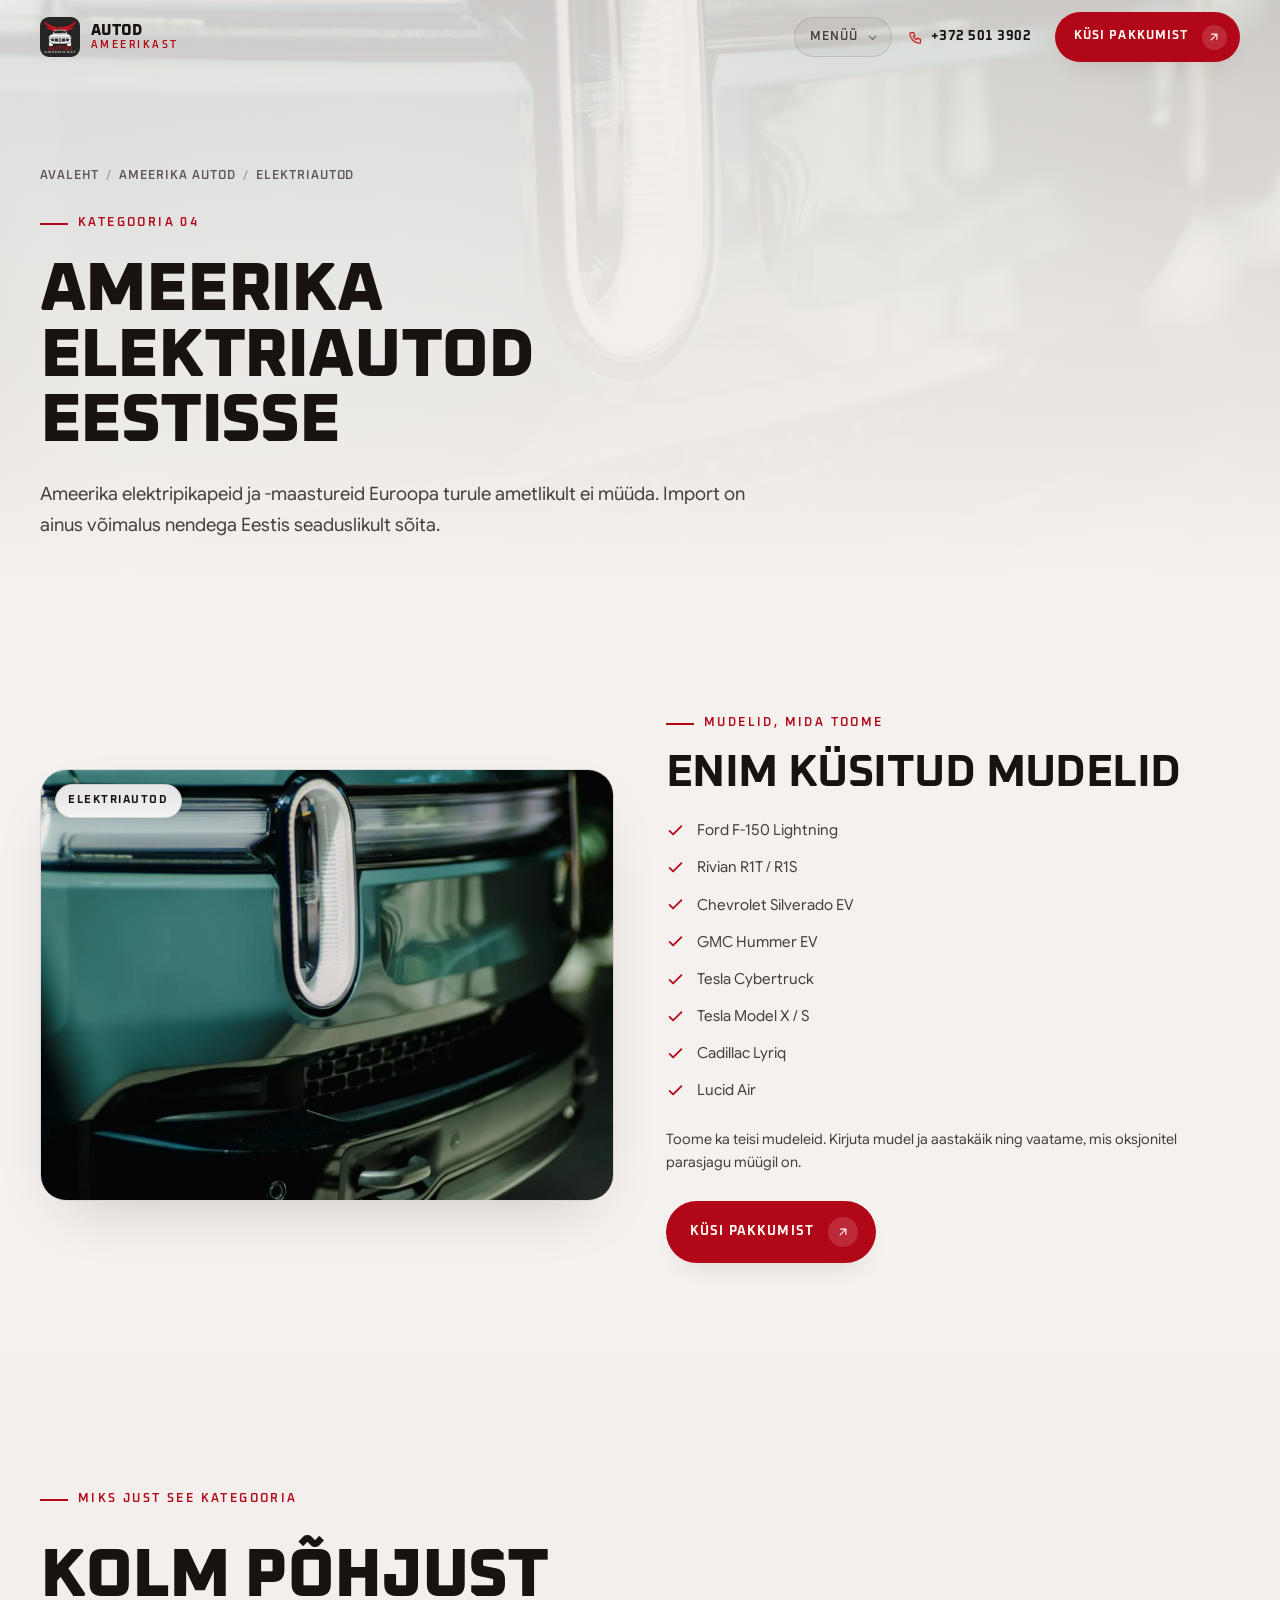
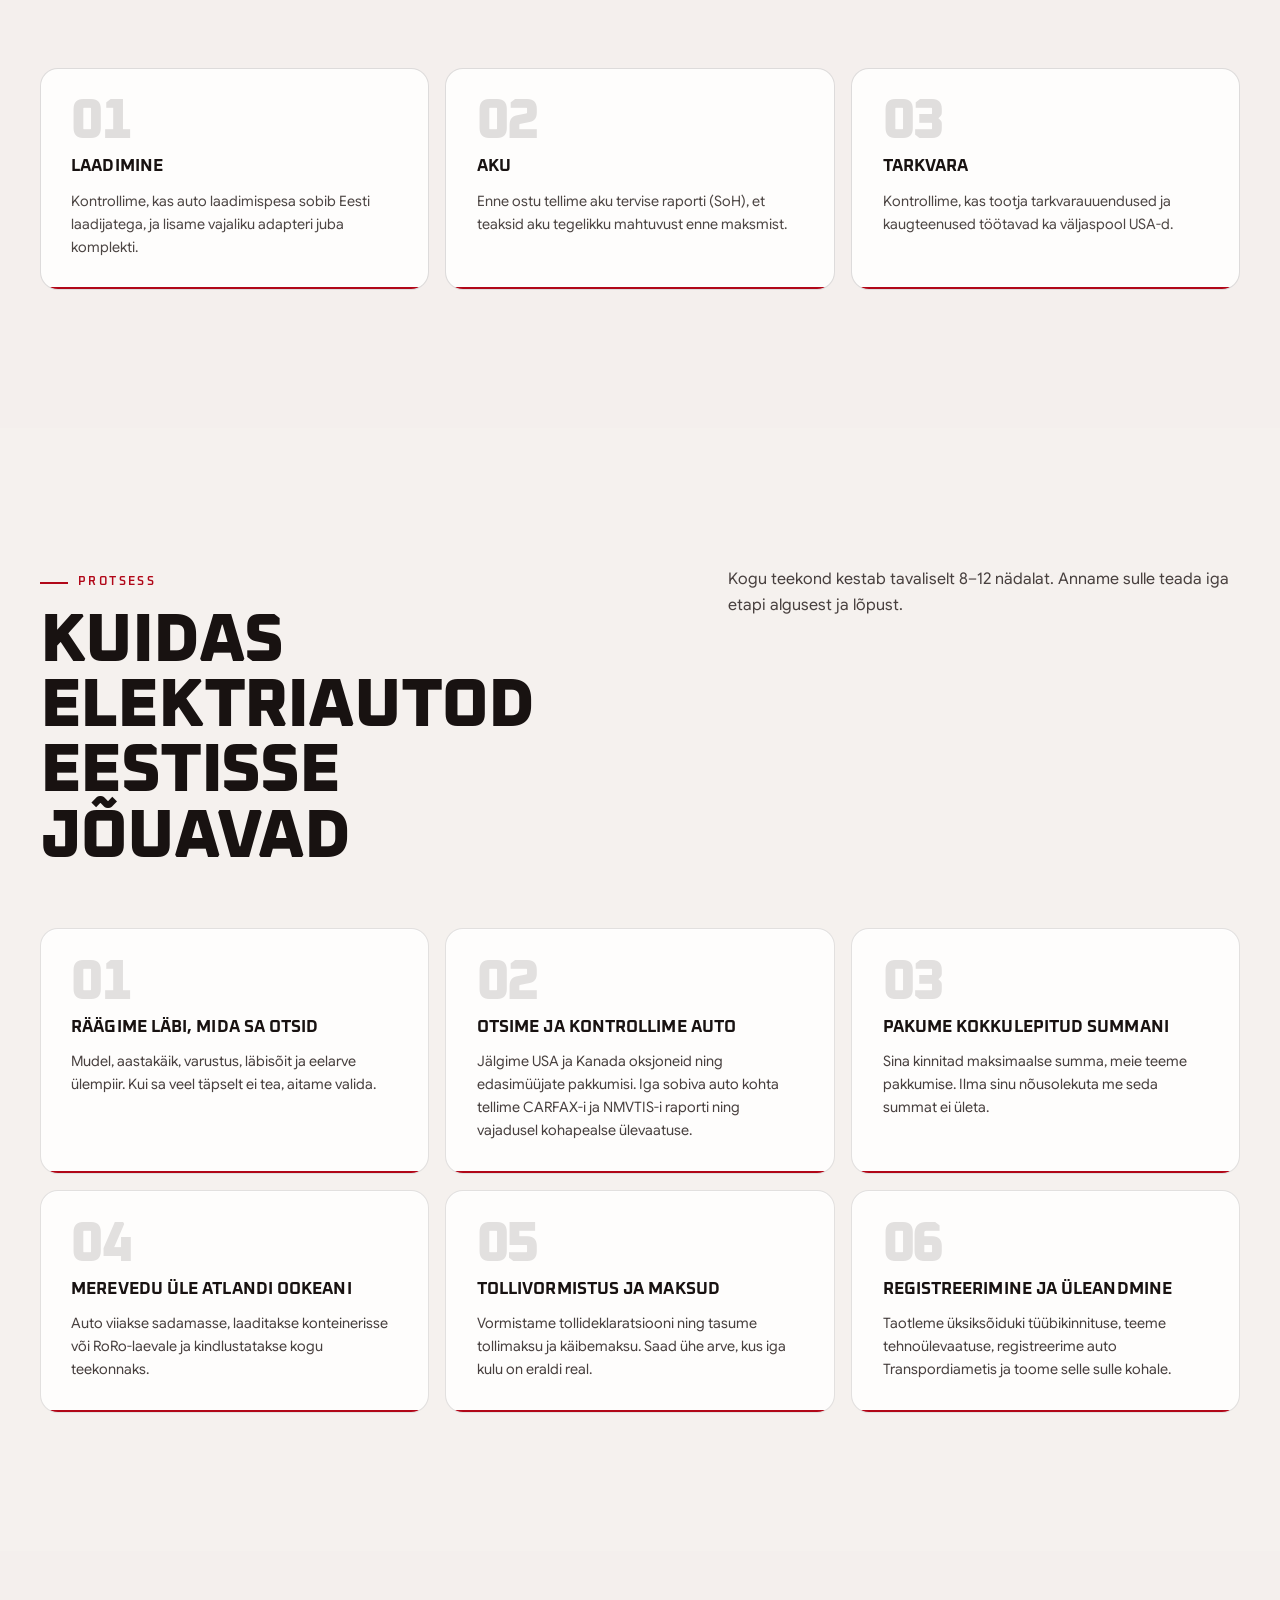
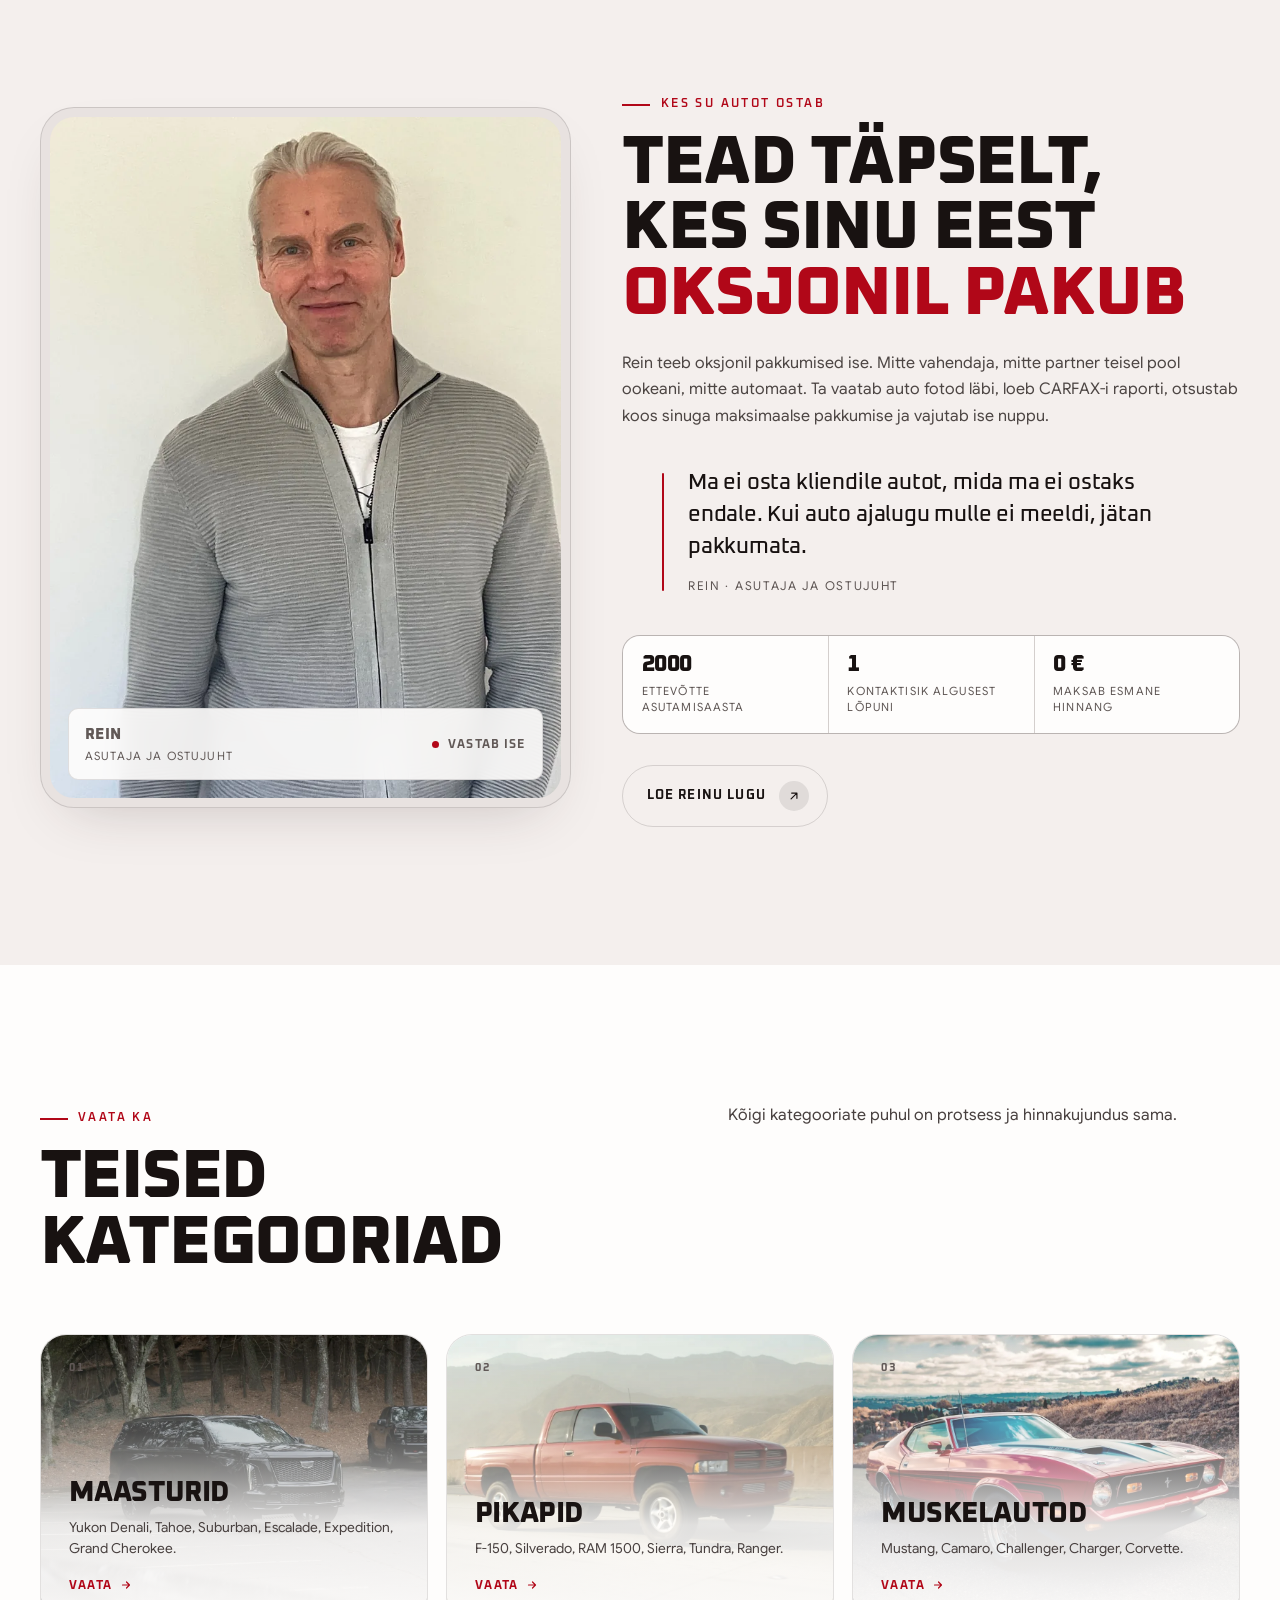
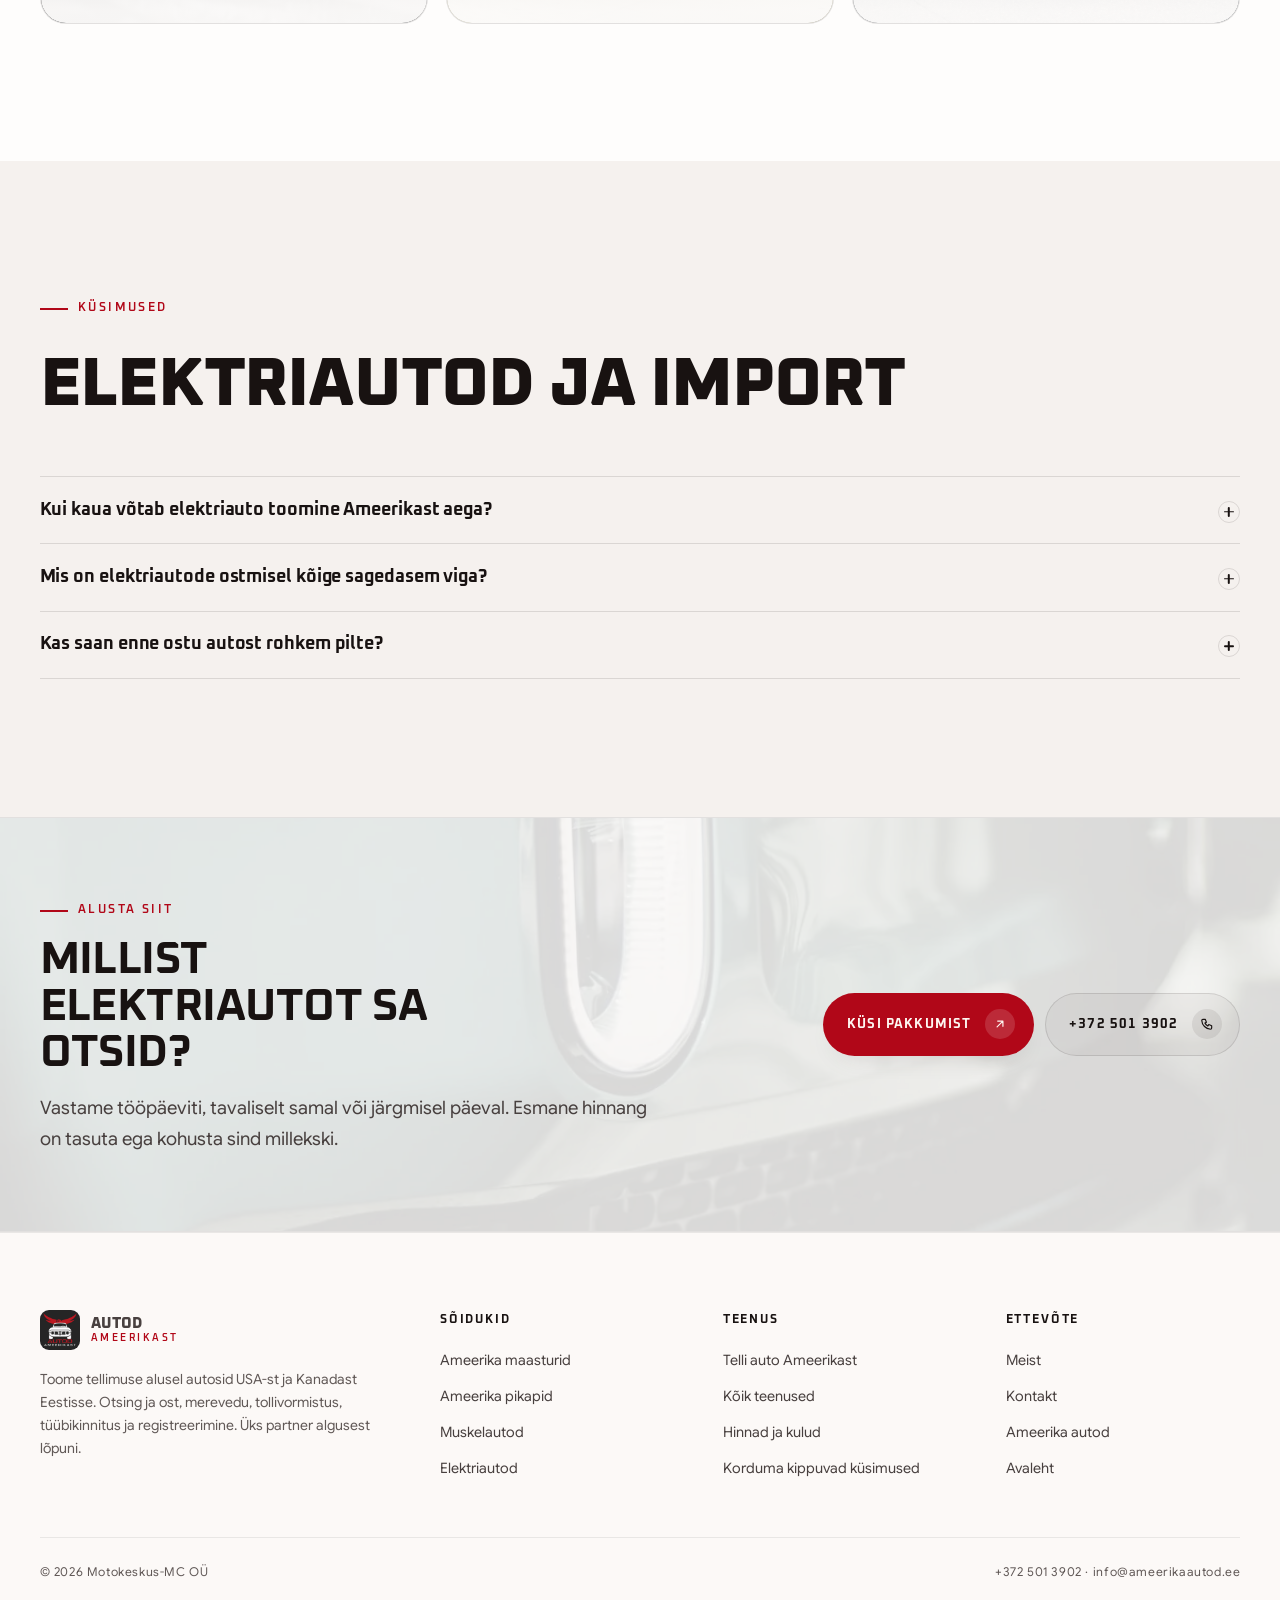
<file: ameerika-autod/elektriautod/index.html>
<!doctype html>
<html lang="et">
<head>
<meta charset="utf-8">
<meta name="viewport" content="width=device-width, initial-scale=1">
<title>Ameerika elektriautod Eestisse · hinnad ja tarneaeg</title>
<meta name="description" content="Ameerika elektriautod Eestisse: F-150 Lightning, Rivian R1T, Silverado EV, Hummer EV. Aku raport, transport, toll ja registreerimine.">
<meta name="robots" content="index, follow, max-image-preview:large, max-snippet:-1">
<link rel="canonical" href="https://ameerikaautod.ee/ameerika-autod/elektriautod/">
<meta name="theme-color" content="#faf8f6">
<meta name="color-scheme" content="only light">
<meta name="supported-color-schemes" content="light only">
<meta property="og:type" content="website">
<meta property="og:site_name" content="Autod Ameerikast">
<meta property="og:locale" content="et_EE">
<meta property="og:title" content="Ameerika elektriautod Eestisse · hinnad ja tarneaeg">
<meta property="og:description" content="Ameerika elektriautod Eestisse: F-150 Lightning, Rivian R1T, Silverado EV, Hummer EV. Aku raport, transport, toll ja registreerimine.">
<meta property="og:url" content="https://ameerikaautod.ee/ameerika-autod/elektriautod/">
<meta property="og:image" content="https://ameerikaautod.ee/img/cars/ev-truck.webp">
<meta property="og:image:alt" content="Autod Ameerikast">
<meta name="twitter:card" content="summary_large_image">
<meta name="twitter:title" content="Ameerika elektriautod Eestisse · hinnad ja tarneaeg">
<meta name="twitter:description" content="Ameerika elektriautod Eestisse: F-150 Lightning, Rivian R1T, Silverado EV, Hummer EV. Aku raport, transport, toll ja registreerimine.">
<meta name="twitter:image" content="https://ameerikaautod.ee/img/cars/ev-truck.webp">
<link rel="icon" type="image/png" href="/img/brand/favicon.png">
<link rel="apple-touch-icon" href="/img/brand/favicon.png">
<link rel="preload" as="font" type="font/woff2" href="/fonts/Oxanium.woff2" crossorigin>
<link rel="preload" as="font" type="font/woff2" href="/fonts/GoogleSansFlex.woff2" crossorigin>
<link rel="stylesheet" href="/css/site.css?v=af9ed8b9">
<script type="application/ld+json">{"@context":"https://schema.org","@type":"AutoDealer","@id":"https://ameerikaautod.ee/#org","name":"Autod Ameerikast","legalName":"Motokeskus-MC OÜ","url":"https://ameerikaautod.ee/","logo":"https://ameerikaautod.ee/img/brand/logo.png","image":"https://ameerikaautod.ee/img/cars/hero-challenger.webp","telephone":"+372 501 3902","email":"info@ameerikaautod.ee","priceRange":"€€€","foundingDate":"2000-02-17","vatID":"EE100602175","taxID":"10643414","identifier":{"@type":"PropertyValue","name":"Äriregistri kood","value":"10643414"},"address":{"@type":"PostalAddress","addressLocality":"Tallinn","addressCountry":"EE"},"areaServed":{"@type":"Country","name":"Eesti"},"founder":{"@type":"Person","name":"Rein","jobTitle":"Asutaja ja ostujuht"},"knowsLanguage":["et","en"],"knowsAbout":["Ameerika autode import","Autode tellimine Ameerikast","USA oksjonitelt auto ostmine","Sõiduki tollivormistus","Eesti tüübikinnitus ja registreerimine"],"makesOffer":[{"@type":"Offer","itemOffered":{"@type":"Service","name":"Ameerika maasturid"}},{"@type":"Offer","itemOffered":{"@type":"Service","name":"Ameerika pikapid"}},{"@type":"Offer","itemOffered":{"@type":"Service","name":"Ameerika muskelautod"}},{"@type":"Offer","itemOffered":{"@type":"Service","name":"Ameerika elektriautod"}}]}</script>
<script type="application/ld+json">{"@context":"https://schema.org","@type":"WebSite","@id":"https://ameerikaautod.ee/#website","url":"https://ameerikaautod.ee/","name":"Autod Ameerikast","inLanguage":"et","publisher":{"@id":"https://ameerikaautod.ee/#org"}}</script>
<script type="application/ld+json">{"@context":"https://schema.org","@type":"BreadcrumbList","itemListElement":[{"@type":"ListItem","position":1,"name":"Avaleht","item":"https://ameerikaautod.ee/"},{"@type":"ListItem","position":2,"name":"Ameerika autod","item":"https://ameerikaautod.ee/ameerika-autod/"},{"@type":"ListItem","position":3,"name":"Elektriautod","item":"https://ameerikaautod.ee/ameerika-autod/elektriautod/"}]}</script>
<script type="application/ld+json">{"@context":"https://schema.org","@type":"FAQPage","mainEntity":[{"@type":"Question","name":"Kui kaua võtab elektriauto toomine Ameerikast aega?","acceptedAnswer":{"@type":"Answer","text":"Tavaliselt 8–12 nädalat oksjoni võitmisest kuni Eesti numbrimärkideni. Kiirel hooajal, kui sadamad on ülekoormatud, võib merevedu võtta paar nädalat kauem."}},{"@type":"Question","name":"Mis on elektriautode ostmisel kõige sagedasem viga?","acceptedAnswer":{"@type":"Answer","text":"Vaadatakse ainult oksjonihinda. Tegelik hind on ostuhind pluss transport, toll, käibemaks ja vormistus. Meie ütleme sulle kogusumma enne pakkumist ja seda me ei ületa."}},{"@type":"Question","name":"Kas saan enne ostu autost rohkem pilte?","acceptedAnswer":{"@type":"Answer","text":"Jah. Tellime kohapealse ülevaatuse koos lisafotode ja videoga, ka mootoriruumist ja auto põhja alt. See maksab 60–120 € ja ostu korral arvestame selle summa lõpparvest maha."}}]}</script>
<script type="application/ld+json">{"@context":"https://schema.org","@type":"ItemList","name":"Ameerika elektriautod Eestisse","itemListElement":[{"@type":"ListItem","position":1,"name":"Ford F-150 Lightning"},{"@type":"ListItem","position":2,"name":"Rivian R1T / R1S"},{"@type":"ListItem","position":3,"name":"Chevrolet Silverado EV"},{"@type":"ListItem","position":4,"name":"GMC Hummer EV"},{"@type":"ListItem","position":5,"name":"Tesla Cybertruck"},{"@type":"ListItem","position":6,"name":"Tesla Model X / S"},{"@type":"ListItem","position":7,"name":"Cadillac Lyriq"},{"@type":"ListItem","position":8,"name":"Lucid Air"}]}</script>
</head>
<body>
<a class="skip" href="#sisu">Liigu sisu juurde</a>
<header class="hdr" id="hdr">
  <div class="wrap hdr__in">
    <a class="brand" href="/" aria-label="Autod Ameerikast, avaleht">
      <img src="/img/brand/logo.webp" alt="" width="40" height="40" fetchpriority="high">
      <span class="brand__txt"><span class="brand__a">Autod</span><span class="brand__b">Ameerikast</span></span>
    </a>
    <div class="menu" id="menu">
      <button class="menu__btn" id="menubtn" type="button" aria-expanded="false" aria-controls="menupop">Menüü<svg class="menu__chev" viewBox="0 0 24 24" aria-hidden="true"><path d="m6 9.5 6 6 6-6"/></svg></button>
      <nav class="menu__pop" id="menupop" aria-label="Peamenüü"><ul><li style="--i:0"><a href="/ameerika-autod/" aria-current="page"><span class="menu__lbl">Ameerika autod</span><span class="menu__note">Maasturid, pikapid, muskelautod</span></a></li><li style="--i:1"><a href="/telli-auto-ameerikast/"><span class="menu__lbl">Telli auto</span><span class="menu__note">Kuidas tellimine käib</span></a></li><li style="--i:2"><a href="/teenused/"><span class="menu__lbl">Teenused</span><span class="menu__note">Ost, transport, toll, registreerimine</span></a></li><li style="--i:3"><a href="/hinnakiri/"><span class="menu__lbl">Hinnad</span><span class="menu__note">Kui palju auto kokku maksab</span></a></li><li style="--i:4"><a href="/meist/"><span class="menu__lbl">Meist</span><span class="menu__note">Kes sinu auto ostab</span></a></li><li style="--i:5"><a href="/kontakt/"><span class="menu__lbl">Kontakt</span><span class="menu__note">Küsi pakkumist</span></a></li><li style="--i:6"><a href="/kkk/"><span class="menu__lbl">KKK</span><span class="menu__note">Vastused küsimustele</span></a></li></ul></nav>
    </div>
    <a class="hdr__tel" href="tel:+3725013902"><svg viewBox="0 0 24 24" aria-hidden="true"><path d="M5 4h4l2 5-2.5 1.5a11 11 0 0 0 5 5L15 13l5 2v4a2 2 0 0 1-2 2A16 16 0 0 1 3 6a2 2 0 0 1 2-2"/></svg>+372 501 3902</a>
    <span class="hdr__cta"><a class="btn btn--primary btn--sm" href="/kontakt/">Küsi pakkumist<span class="btn__ic"><svg viewBox="0 0 24 24" aria-hidden="true"><path d="M7 17 17 7M8 7h9v9"/></svg></span></a></span>
    <button class="burger" id="burger" aria-expanded="false" aria-controls="sheet" aria-label="Ava menüü"><i aria-hidden="true"></i></button>
  </div>
</header>

<div class="sheet" id="sheet" aria-hidden="true">
  <div></div>
  <nav class="sheet__nav" aria-label="Mobiilimenüü">
    <ul><li><a href="/ameerika-autod/" style="--i:0">Ameerika autod<span>Maasturid, pikapid, muskelautod</span></a></li><li><a href="/telli-auto-ameerikast/" style="--i:1">Telli auto<span>Kuidas tellimine käib</span></a></li><li><a href="/teenused/" style="--i:2">Teenused<span>Ost, transport, toll, registreerimine</span></a></li><li><a href="/hinnakiri/" style="--i:3">Hinnad<span>Kui palju auto kokku maksab</span></a></li><li><a href="/meist/" style="--i:4">Meist<span>Kes sinu auto ostab</span></a></li><li><a href="/kontakt/" style="--i:5">Kontakt<span>Küsi pakkumist</span></a></li><li><a href="/kkk/" style="--i:6">KKK<span>Vastused küsimustele</span></a></li></ul>
  </nav>
  <div class="sheet__foot">
    <a class="btn btn--ghost btn--wide" href="tel:+3725013902">+372 501 3902<span class="btn__ic"><svg viewBox="0 0 24 24" aria-hidden="true"><path d="M5 4h4l2 5-2.5 1.5a11 11 0 0 0 5 5L15 13l5 2v4a2 2 0 0 1-2 2A16 16 0 0 1 3 6a2 2 0 0 1 2-2"/></svg></span></a>
    <a class="btn btn--primary btn--wide" href="/kontakt/">Küsi pakkumist<span class="btn__ic"><svg viewBox="0 0 24 24" aria-hidden="true"><path d="M7 17 17 7M8 7h9v9"/></svg></span></a>
  </div>
</div>
<main id="sisu">


<section class="phero">
  <div class="phero__media" aria-hidden="true"><img src="/img/cars/ev-truck.webp" width="1600" height="900" alt="" fetchpriority="high" decoding="async"></div>
  <div class="phero__veil" aria-hidden="true"></div>
  <div class="wrap phero__in">
    <nav class="crumbs" aria-label="Asukoht lehel"><a href="/">Avaleht</a><span>/</span><a href="/ameerika-autod/">Ameerika autod</a><span>/</span><em style="font-style:normal">Elektriautod</em></nav>
    <span class="kicker" style="margin-top:.6rem">Kategooria 04</span>
    <h1 class="d1">Ameerika elektriautod Eestisse</h1>
    <p class="lede">Ameerika elektripikapeid ja -maastureid Euroopa turule ametlikult ei müüda. Import on ainus võimalus nendega Eestis seaduslikult sõita.</p>
  </div>
</section>

<section class="sec sec--tight sec--raise">
  <div class="wrap split">
    <div class="rv"><div class="frame"><img src="/img/cars/ev-truck.webp" width="1200" height="900" alt="Rohekassinise elektripikapi esivõre ja valgusriba lähivaates" loading="lazy" decoding="async"><span class="frame__chip">Elektriautod</span></div></div>
    <div class="rv">
      <span class="kicker">Mudelid, mida toome</span>
      <h2 class="d2" style="margin-top:1rem">Enim küsitud mudelid</h2>
      <ul class="checks" style="margin-top:1.4rem">
        <li><svg viewBox="0 0 24 24" aria-hidden="true"><path d="m4.5 12.5 4.5 4.5L19.5 6.5"/></svg><span>Ford F-150 Lightning</span></li><li><svg viewBox="0 0 24 24" aria-hidden="true"><path d="m4.5 12.5 4.5 4.5L19.5 6.5"/></svg><span>Rivian R1T / R1S</span></li><li><svg viewBox="0 0 24 24" aria-hidden="true"><path d="m4.5 12.5 4.5 4.5L19.5 6.5"/></svg><span>Chevrolet Silverado EV</span></li><li><svg viewBox="0 0 24 24" aria-hidden="true"><path d="m4.5 12.5 4.5 4.5L19.5 6.5"/></svg><span>GMC Hummer EV</span></li><li><svg viewBox="0 0 24 24" aria-hidden="true"><path d="m4.5 12.5 4.5 4.5L19.5 6.5"/></svg><span>Tesla Cybertruck</span></li><li><svg viewBox="0 0 24 24" aria-hidden="true"><path d="m4.5 12.5 4.5 4.5L19.5 6.5"/></svg><span>Tesla Model X / S</span></li><li><svg viewBox="0 0 24 24" aria-hidden="true"><path d="m4.5 12.5 4.5 4.5L19.5 6.5"/></svg><span>Cadillac Lyriq</span></li><li><svg viewBox="0 0 24 24" aria-hidden="true"><path d="m4.5 12.5 4.5 4.5L19.5 6.5"/></svg><span>Lucid Air</span></li>
      </ul>
      <p class="prose" style="font-size:.9rem">Toome ka teisi mudeleid. Kirjuta mudel ja aastakäik ning vaatame, mis oksjonitel parasjagu müügil on.</p>
      <div style="margin-top:1.6rem"><a class="btn btn--primary" href="/kontakt/">Küsi pakkumist<span class="btn__ic"><svg viewBox="0 0 24 24" aria-hidden="true"><path d="M7 17 17 7M8 7h9v9"/></svg></span></a></div>
    </div>
  </div>
</section>

<section class="sec sec--light">
  <div class="wrap">
    <div class="sec__head"><span class="kicker kicker--light">Miks just see kategooria</span><h2 class="d1" style="margin-top:1rem">Kolm põhjust</h2></div>
    <ol class="rail" style="grid-template-columns:repeat(auto-fit,minmax(min(100%,280px),1fr))">
      <li class="step"><span class="step__n" aria-hidden="true">01</span><h3>Laadimine</h3><p>Kontrollime, kas auto laadimispesa sobib Eesti laadijatega, ja lisame vajaliku adapteri juba komplekti.</p><span class="step__bar" aria-hidden="true"></span></li><li class="step"><span class="step__n" aria-hidden="true">02</span><h3>Aku</h3><p>Enne ostu tellime aku tervise raporti (SoH), et teaksid aku tegelikku mahtuvust enne maksmist.</p><span class="step__bar" aria-hidden="true"></span></li><li class="step"><span class="step__n" aria-hidden="true">03</span><h3>Tarkvara</h3><p>Kontrollime, kas tootja tarkvarauuendused ja kaugteenused töötavad ka väljaspool USA-d.</p><span class="step__bar" aria-hidden="true"></span></li>
    </ol>
  </div>
</section>


<section class="sec sec--raise">
  <div class="wrap">
    <div class="sec__head sec__head--split">
      <div>
        <span class="kicker ">Protsess</span>
        <h2 class="d1" style="margin-top:1rem">Kuidas elektriautod Eestisse jõuavad</h2>
      </div>
      <p>Kogu teekond kestab tavaliselt 8–12 nädalat. Anname sulle teada iga etapi algusest ja lõpust.</p>
    </div>
    <ol class="rail">
      <li class="step">
        <span class="step__n" aria-hidden="true">01</span>
        <h3>Räägime läbi, mida sa otsid</h3>
        <p>Mudel, aastakäik, varustus, läbisõit ja eelarve ülempiir. Kui sa veel täpselt ei tea, aitame valida.</p>
        <span class="step__bar" aria-hidden="true"></span>
      </li><li class="step">
        <span class="step__n" aria-hidden="true">02</span>
        <h3>Otsime ja kontrollime auto</h3>
        <p>Jälgime USA ja Kanada oksjoneid ning edasimüüjate pakkumisi. Iga sobiva auto kohta tellime CARFAX-i ja NMVTIS-i raporti ning vajadusel kohapealse ülevaatuse.</p>
        <span class="step__bar" aria-hidden="true"></span>
      </li><li class="step">
        <span class="step__n" aria-hidden="true">03</span>
        <h3>Pakume kokkulepitud summani</h3>
        <p>Sina kinnitad maksimaalse summa, meie teeme pakkumise. Ilma sinu nõusolekuta me seda summat ei ületa.</p>
        <span class="step__bar" aria-hidden="true"></span>
      </li><li class="step">
        <span class="step__n" aria-hidden="true">04</span>
        <h3>Merevedu üle Atlandi ookeani</h3>
        <p>Auto viiakse sadamasse, laaditakse konteinerisse või RoRo-laevale ja kindlustatakse kogu teekonnaks.</p>
        <span class="step__bar" aria-hidden="true"></span>
      </li><li class="step">
        <span class="step__n" aria-hidden="true">05</span>
        <h3>Tollivormistus ja maksud</h3>
        <p>Vormistame tollideklaratsiooni ning tasume tollimaksu ja käibemaksu. Saad ühe arve, kus iga kulu on eraldi real.</p>
        <span class="step__bar" aria-hidden="true"></span>
      </li><li class="step">
        <span class="step__n" aria-hidden="true">06</span>
        <h3>Registreerimine ja üleandmine</h3>
        <p>Taotleme üksiksõiduki tüübikinnituse, teeme tehnoülevaatuse, registreerime auto Transpordiametis ja toome selle sulle kohale.</p>
        <span class="step__bar" aria-hidden="true"></span>
      </li>
    </ol>
  </div>
</section>

<section class="sec founder sec--light">
  <div class="wrap founder__grid">
    <div class="rv">
      <div class="shell">
        <div class="shell__core">
          <img src="/img/founder/rein-portrait.webp" width="824" height="1100"
               alt="Rein, Autod Ameerikast asutaja, halli tõmblukuga kampsunis" loading="lazy" decoding="async">
          <div class="founder__tag">
            <span><b>Rein</b><span>Asutaja ja ostujuht</span></span>
            <span class="sig"><i></i>Vastab ise</span>
          </div>
        </div>
      </div>
    </div>
    <div class="rv">
      <span class="kicker kicker--light">Kes su autot ostab</span>
      <h2 class="d1" style="margin-top:1rem">Tead täpselt,<br>kes sinu eest<br><span class="mark">oksjonil pakub</span></h2>
      <div class="prose" style="margin-top:1.4rem">
        <p>Rein teeb oksjonil pakkumised ise. Mitte vahendaja, mitte partner teisel pool ookeani, mitte automaat. Ta vaatab auto fotod läbi, loeb CARFAX-i raporti, otsustab koos sinuga maksimaalse pakkumise ja vajutab ise nuppu.</p>
        
      </div>
      <blockquote class="quote">
        <p>Ma ei osta kliendile autot, mida ma ei ostaks endale. Kui auto ajalugu mulle ei meeldi, jätan pakkumata.</p>
        <cite>Rein · Asutaja ja ostujuht</cite>
      </blockquote>
      <div class="cred">
        <div><b>2000</b><span>ettevõtte asutamisaasta</span></div>
        <div><b>1</b><span>kontaktisik algusest lõpuni</span></div>
        <div><b>0 &euro;</b><span>maksab esmane hinnang</span></div>
      </div>
      <div style="margin-top:1.9rem"><a class="btn btn--outline-light" href="/meist/">Loe Reinu lugu<span class="btn__ic"><svg viewBox="0 0 24 24" aria-hidden="true"><path d="M7 17 17 7M8 7h9v9"/></svg></span></a></div>
    </div>
  </div>
</section>

<section class="sec sec--sheet">
  <div class="wrap">
    <div class="sec__head sec__head--split">
      <div><span class="kicker">Vaata ka</span><h2 class="d1" style="margin-top:1rem">Teised kategooriad</h2></div>
      <p>Kõigi kategooriate puhul on protsess ja hinnakujundus sama.</p>
    </div>
    <div class="bento">
      <a class="tile tile--third" href="/ameerika-autod/maasturid/">
        <img src="/img/cars/suv-escalade.webp" width="1200" height="900" alt="Must Cadillac Escalade parklas lehtedeta puude taustal" loading="lazy" decoding="async">
        <span class="tile__idx">01</span>
        <span class="tile__body"><h3>Maasturid</h3><p>Yukon Denali, Tahoe, Suburban, Escalade, Expedition, Grand Cherokee.</p><span class="tile__go">Vaata<svg viewBox="0 0 24 24" aria-hidden="true"><path d="M5 12h14M13 6l6 6-6 6"/></svg></span></span>
      </a><a class="tile tile--third" href="/ameerika-autod/pikapid/">
        <img src="/img/cars/pickup-orange.webp" width="1200" height="900" alt="Oranž pikap sõidab maanteel" loading="lazy" decoding="async">
        <span class="tile__idx">02</span>
        <span class="tile__body"><h3>Pikapid</h3><p>F-150, Silverado, RAM 1500, Sierra, Tundra, Ranger.</p><span class="tile__go">Vaata<svg viewBox="0 0 24 24" aria-hidden="true"><path d="M5 12h14M13 6l6 6-6 6"/></svg></span></span>
      </a><a class="tile tile--third" href="/ameerika-autod/muskelautod/">
        <img src="/img/cars/muscle-mustang.webp" width="1200" height="900" alt="Punane Ford Mustang Mach 1 kurvis maanteel" loading="lazy" decoding="async">
        <span class="tile__idx">03</span>
        <span class="tile__body"><h3>Muskelautod</h3><p>Mustang, Camaro, Challenger, Charger, Corvette.</p><span class="tile__go">Vaata<svg viewBox="0 0 24 24" aria-hidden="true"><path d="M5 12h14M13 6l6 6-6 6"/></svg></span></span>
      </a>
    </div>
  </div>
</section>

<section class="sec sec--raise">
  <div class="wrap">
    <div class="sec__head"><span class="kicker">Küsimused</span><h2 class="d1" style="margin-top:1rem">Elektriautod ja import</h2></div>
    <div class="faq"><details>
      <summary>Kui kaua võtab elektriauto toomine Ameerikast aega?<i aria-hidden="true"></i></summary>
      <div class="faq__a"><div><p>Tavaliselt 8–12 nädalat oksjoni võitmisest kuni Eesti numbrimärkideni. Kiirel hooajal, kui sadamad on ülekoormatud, võib merevedu võtta paar nädalat kauem.</p></div></div>
    </details><details>
      <summary>Mis on elektriautode ostmisel kõige sagedasem viga?<i aria-hidden="true"></i></summary>
      <div class="faq__a"><div><p>Vaadatakse ainult oksjonihinda. Tegelik hind on ostuhind pluss transport, toll, käibemaks ja vormistus. Meie ütleme sulle kogusumma enne pakkumist ja seda me ei ületa.</p></div></div>
    </details><details>
      <summary>Kas saan enne ostu autost rohkem pilte?<i aria-hidden="true"></i></summary>
      <div class="faq__a"><div><p>Jah. Tellime kohapealse ülevaatuse koos lisafotode ja videoga, ka mootoriruumist ja auto põhja alt. See maksab 60–120 € ja ostu korral arvestame selle summa lõpparvest maha.</p></div></div>
    </details></div>
  </div>
</section>


<section class="band">
  <div class="band__bg" aria-hidden="true"><img src="/img/cars/ev-truck.webp" width="1400" height="700" alt="" loading="lazy" decoding="async"></div>
  <div class="wrap band__in">
    <div class="rv">
      <span class="kicker">Alusta siit</span>
      <h2 class="d2" style="margin-top:1rem">Millist elektriautot sa otsid?</h2>
      <p class="lede" style="margin-top:1rem;max-width:52ch">Vastame tööpäeviti, tavaliselt samal või järgmisel päeval. Esmane hinnang on tasuta ega kohusta sind millekski.</p>
    </div>
    <div class="band__acts rv">
      <a class="btn btn--primary" href="/kontakt/">Küsi pakkumist<span class="btn__ic"><svg viewBox="0 0 24 24" aria-hidden="true"><path d="M7 17 17 7M8 7h9v9"/></svg></span></a>
      <a class="btn btn--ghost" href="tel:+3725013902">+372 501 3902<span class="btn__ic"><svg viewBox="0 0 24 24" aria-hidden="true"><path d="M5 4h4l2 5-2.5 1.5a11 11 0 0 0 5 5L15 13l5 2v4a2 2 0 0 1-2 2A16 16 0 0 1 3 6a2 2 0 0 1 2-2"/></svg></span></a>
    </div>
  </div>
</section>
</main>
<footer class="ftr">
  <div class="wrap">
    <div class="ftr__grid">
      <div class="ftr__col ftr__about">
        <a class="brand" href="/" aria-label="Autod Ameerikast, avaleht">
          <img src="/img/brand/logo.webp" alt="" width="40" height="40" loading="lazy">
          <span class="brand__txt"><span class="brand__a">Autod</span><span class="brand__b">Ameerikast</span></span>
        </a>
        <p>Toome tellimuse alusel autosid USA-st ja Kanadast Eestisse. Otsing ja ost, merevedu, tollivormistus, tüübikinnitus ja registreerimine. Üks partner algusest lõpuni.</p>
      </div>
      <div class="ftr__col">
        <h2 class="ftr__h">Sõidukid</h2>
        <ul><li><a href="/ameerika-autod/maasturid/">Ameerika maasturid</a></li><li><a href="/ameerika-autod/pikapid/">Ameerika pikapid</a></li><li><a href="/ameerika-autod/muskelautod/">Muskelautod</a></li><li><a href="/ameerika-autod/elektriautod/">Elektriautod</a></li></ul>
      </div><div class="ftr__col">
        <h2 class="ftr__h">Teenus</h2>
        <ul><li><a href="/telli-auto-ameerikast/">Telli auto Ameerikast</a></li><li><a href="/teenused/">Kõik teenused</a></li><li><a href="/hinnakiri/">Hinnad ja kulud</a></li><li><a href="/kkk/">Korduma kippuvad küsimused</a></li></ul>
      </div><div class="ftr__col">
        <h2 class="ftr__h">Ettevõte</h2>
        <ul><li><a href="/meist/">Meist</a></li><li><a href="/kontakt/">Kontakt</a></li><li><a href="/ameerika-autod/">Ameerika autod</a></li><li><a href="/">Avaleht</a></li></ul>
      </div>
    </div>
    <div class="ftr__bot">
      <span>© 2026 Motokeskus-MC OÜ</span>
      <span><a href="tel:+3725013902">+372 501 3902</a> · <a href="mailto:info@ameerikaautod.ee">info@ameerikaautod.ee</a></span>
    </div>
  </div>
</footer>
<script src="/js/site.js?v=0c613868" defer></script>
</body>
</html>
</file>
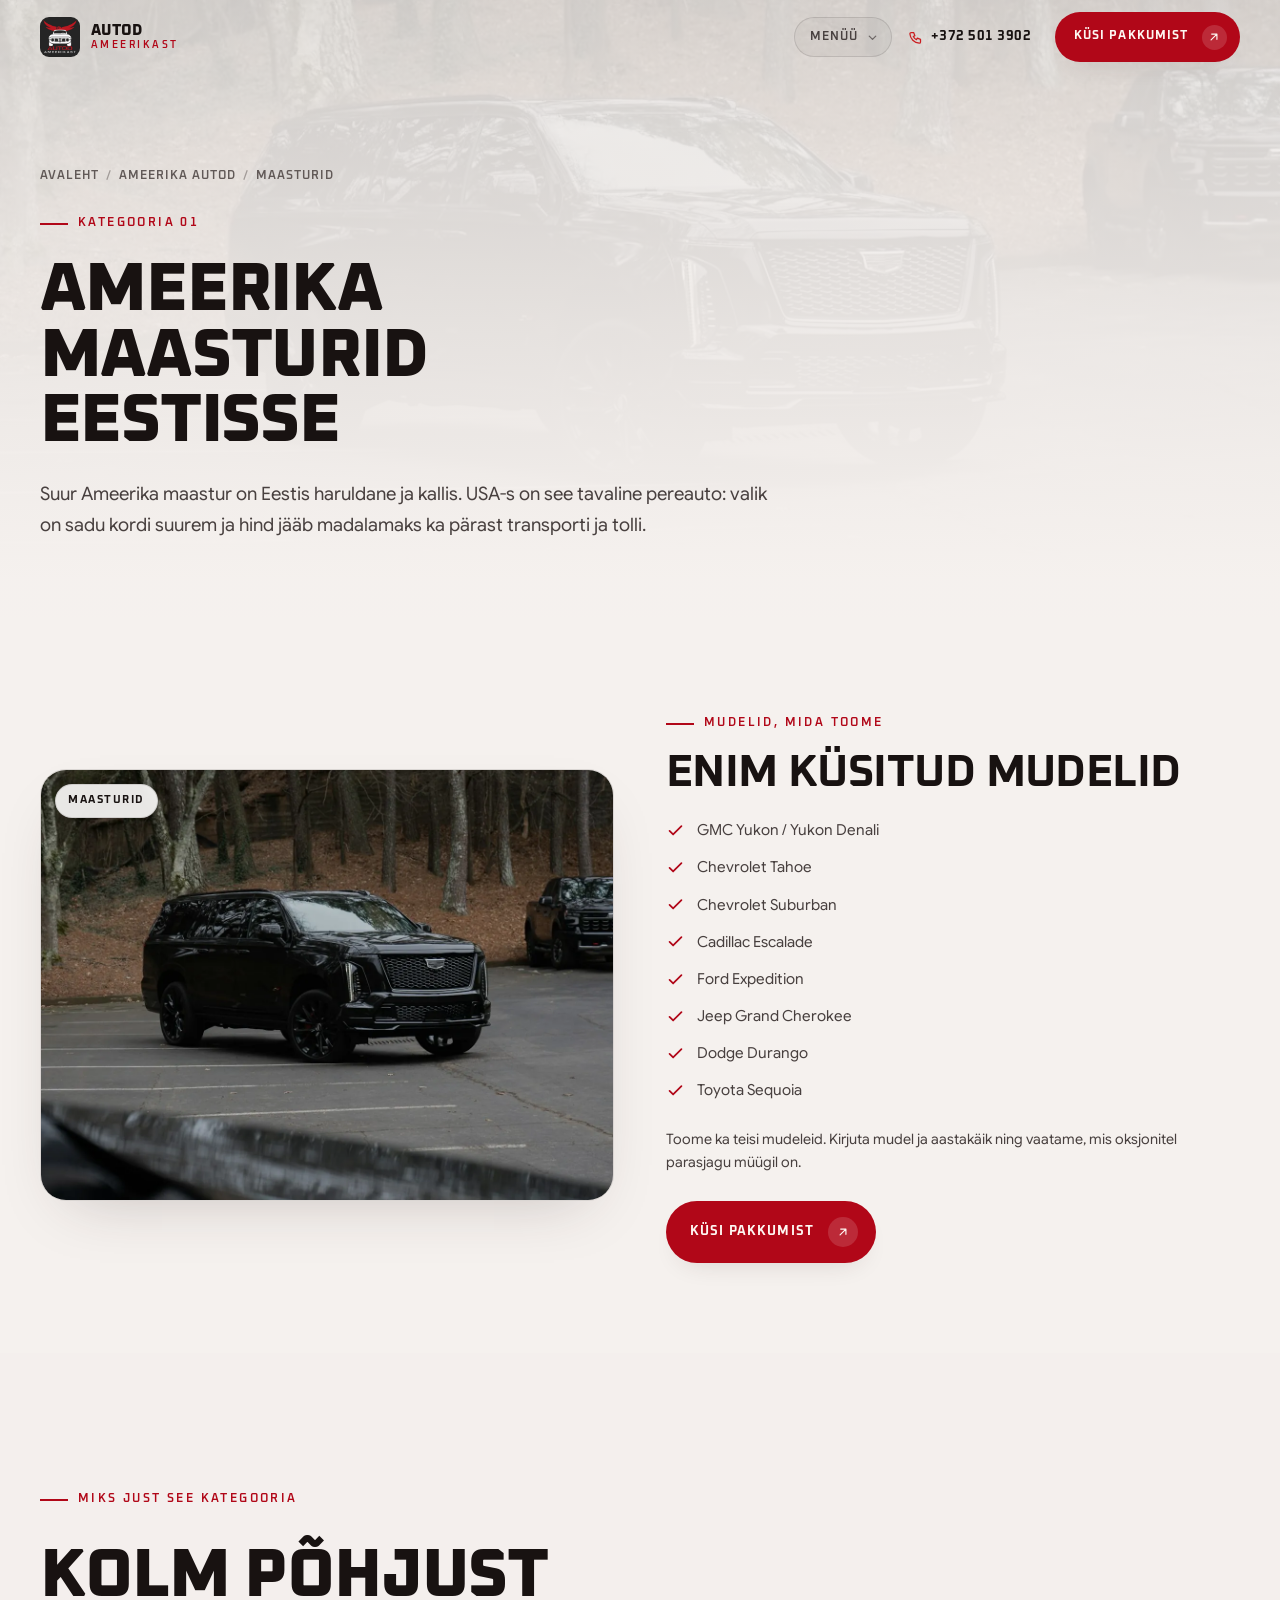
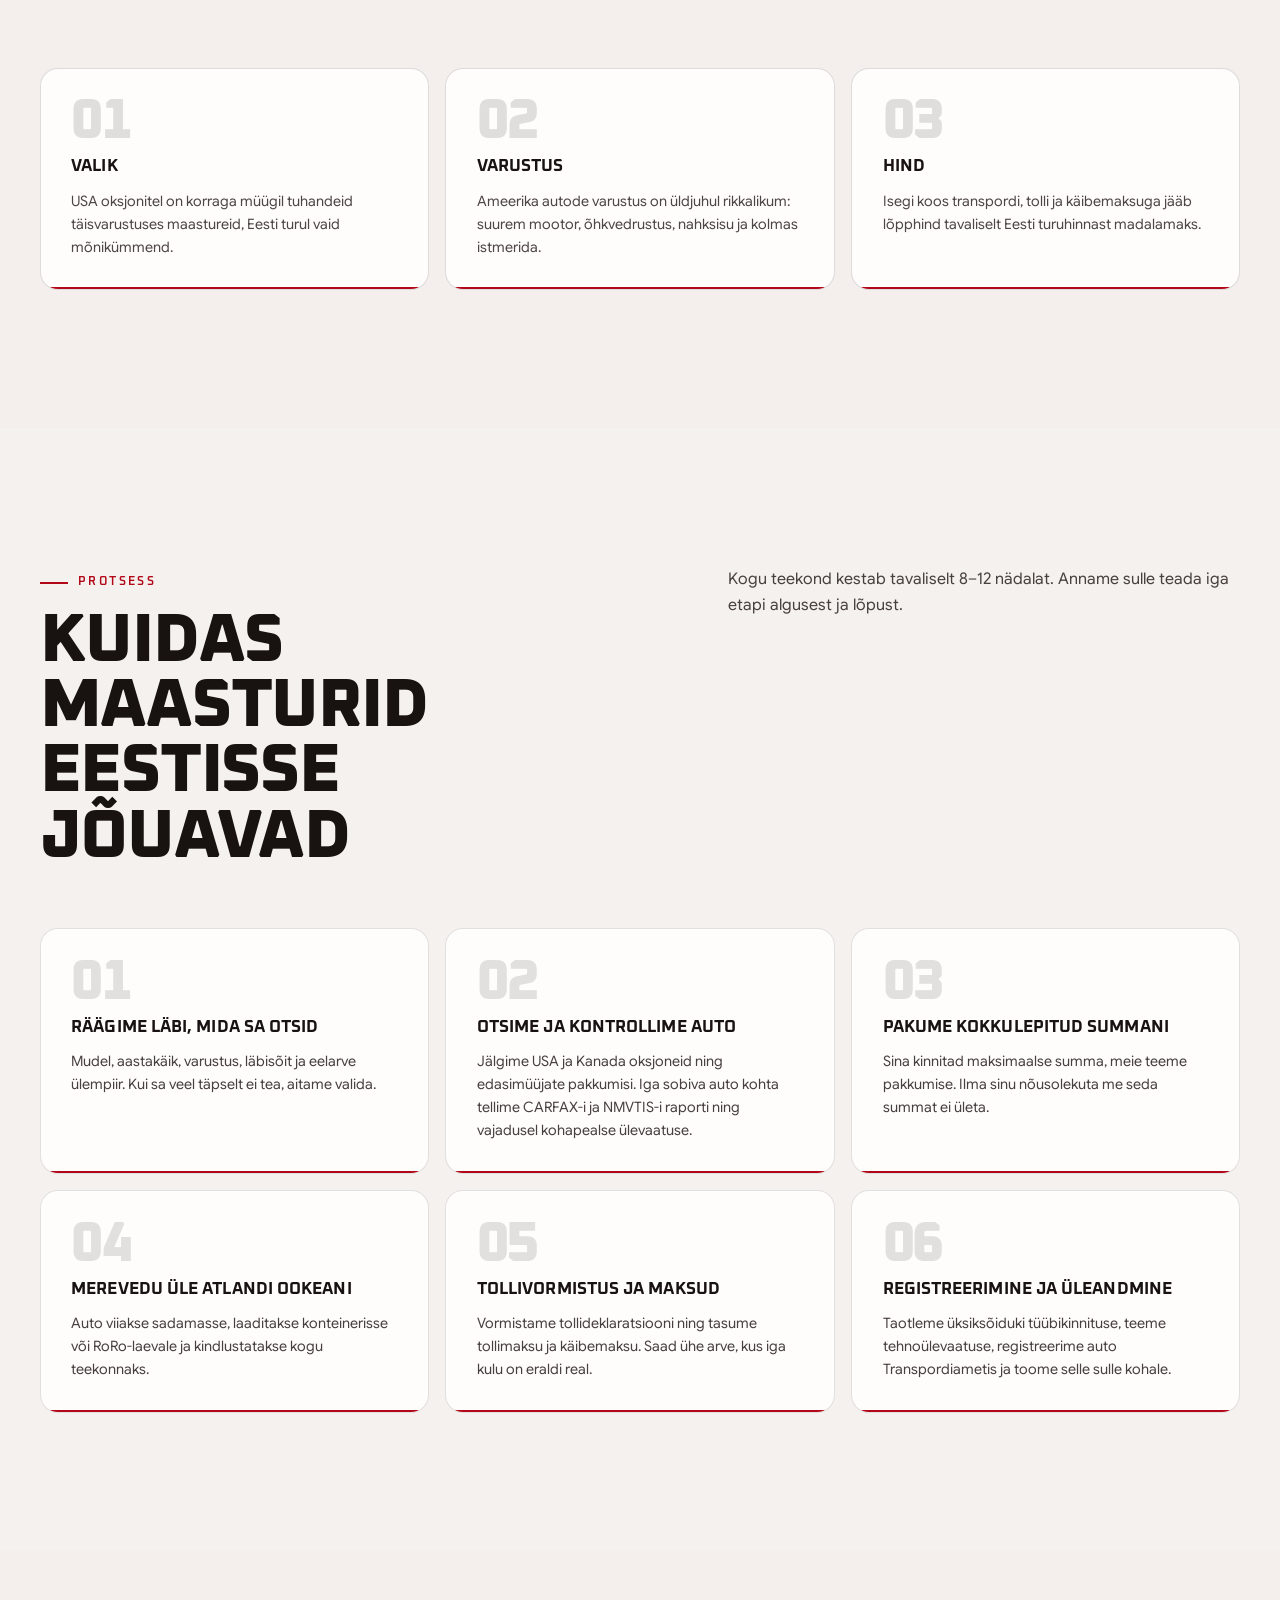
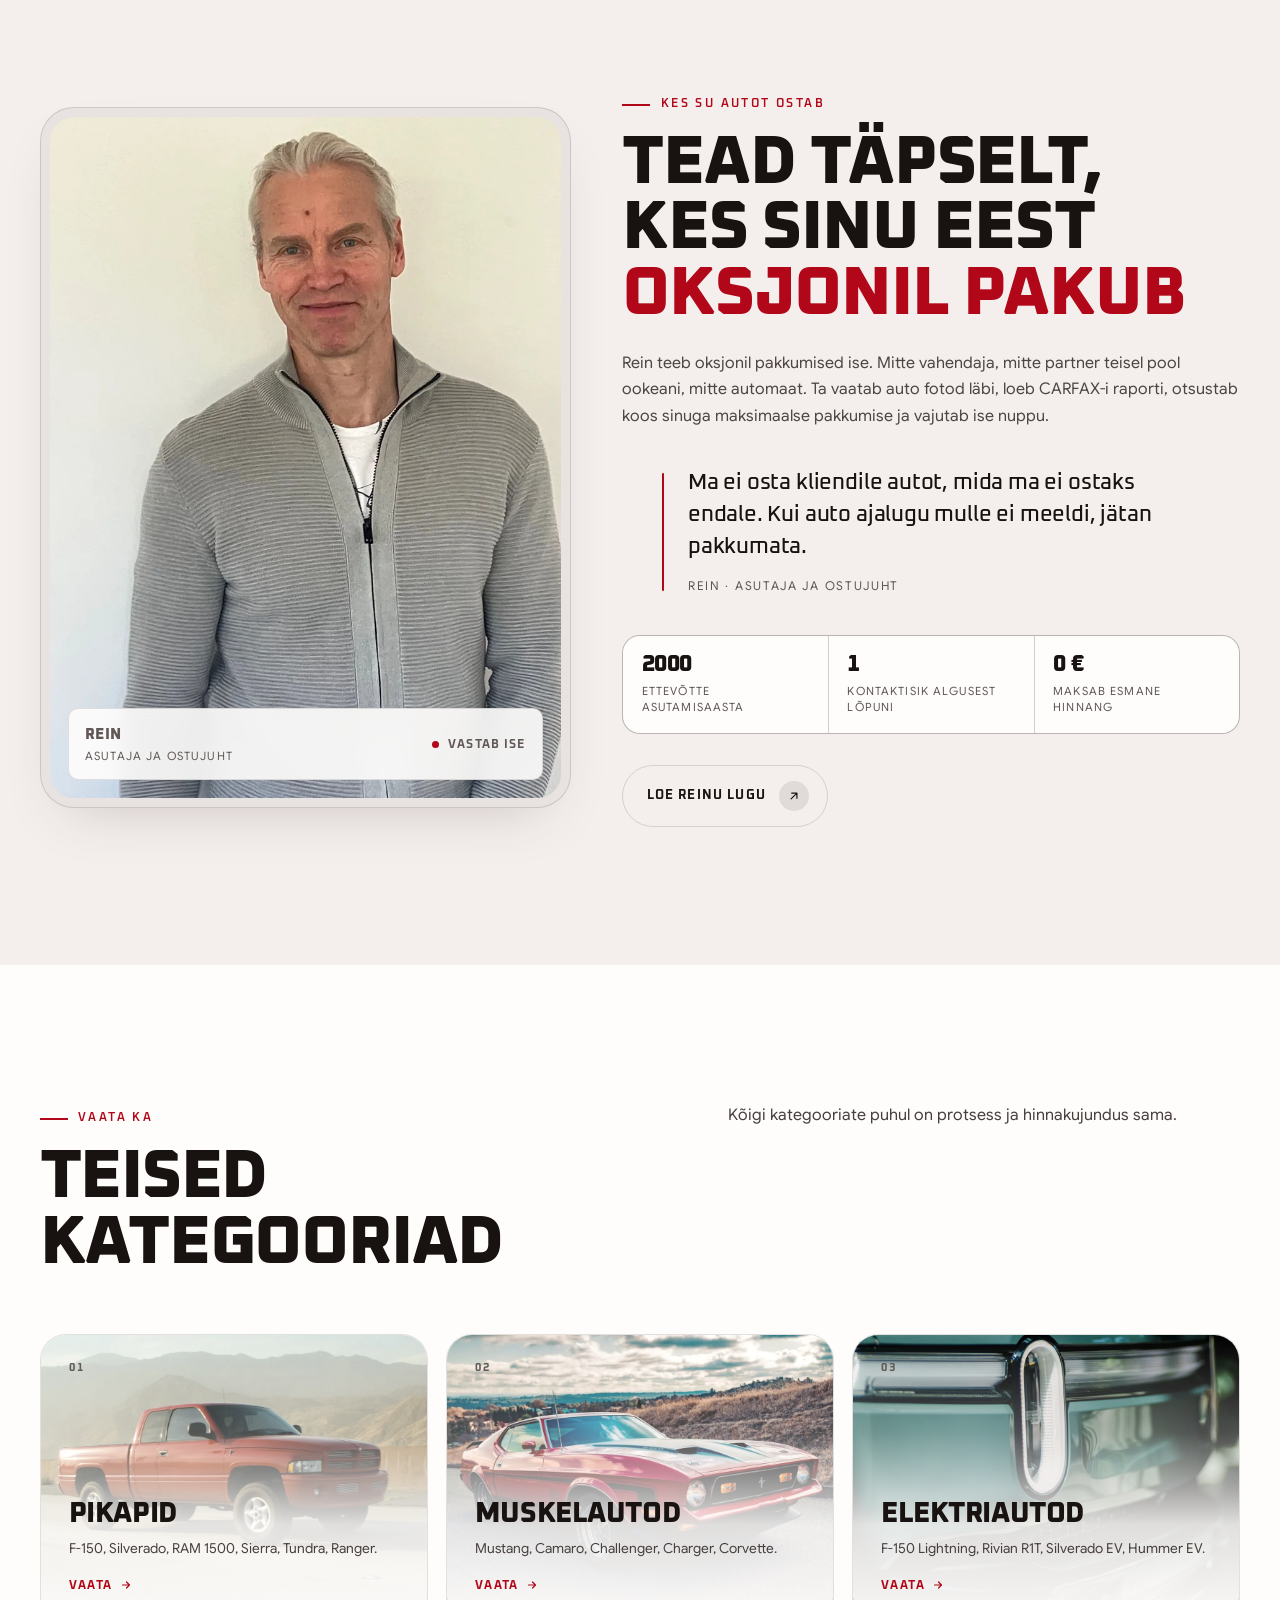
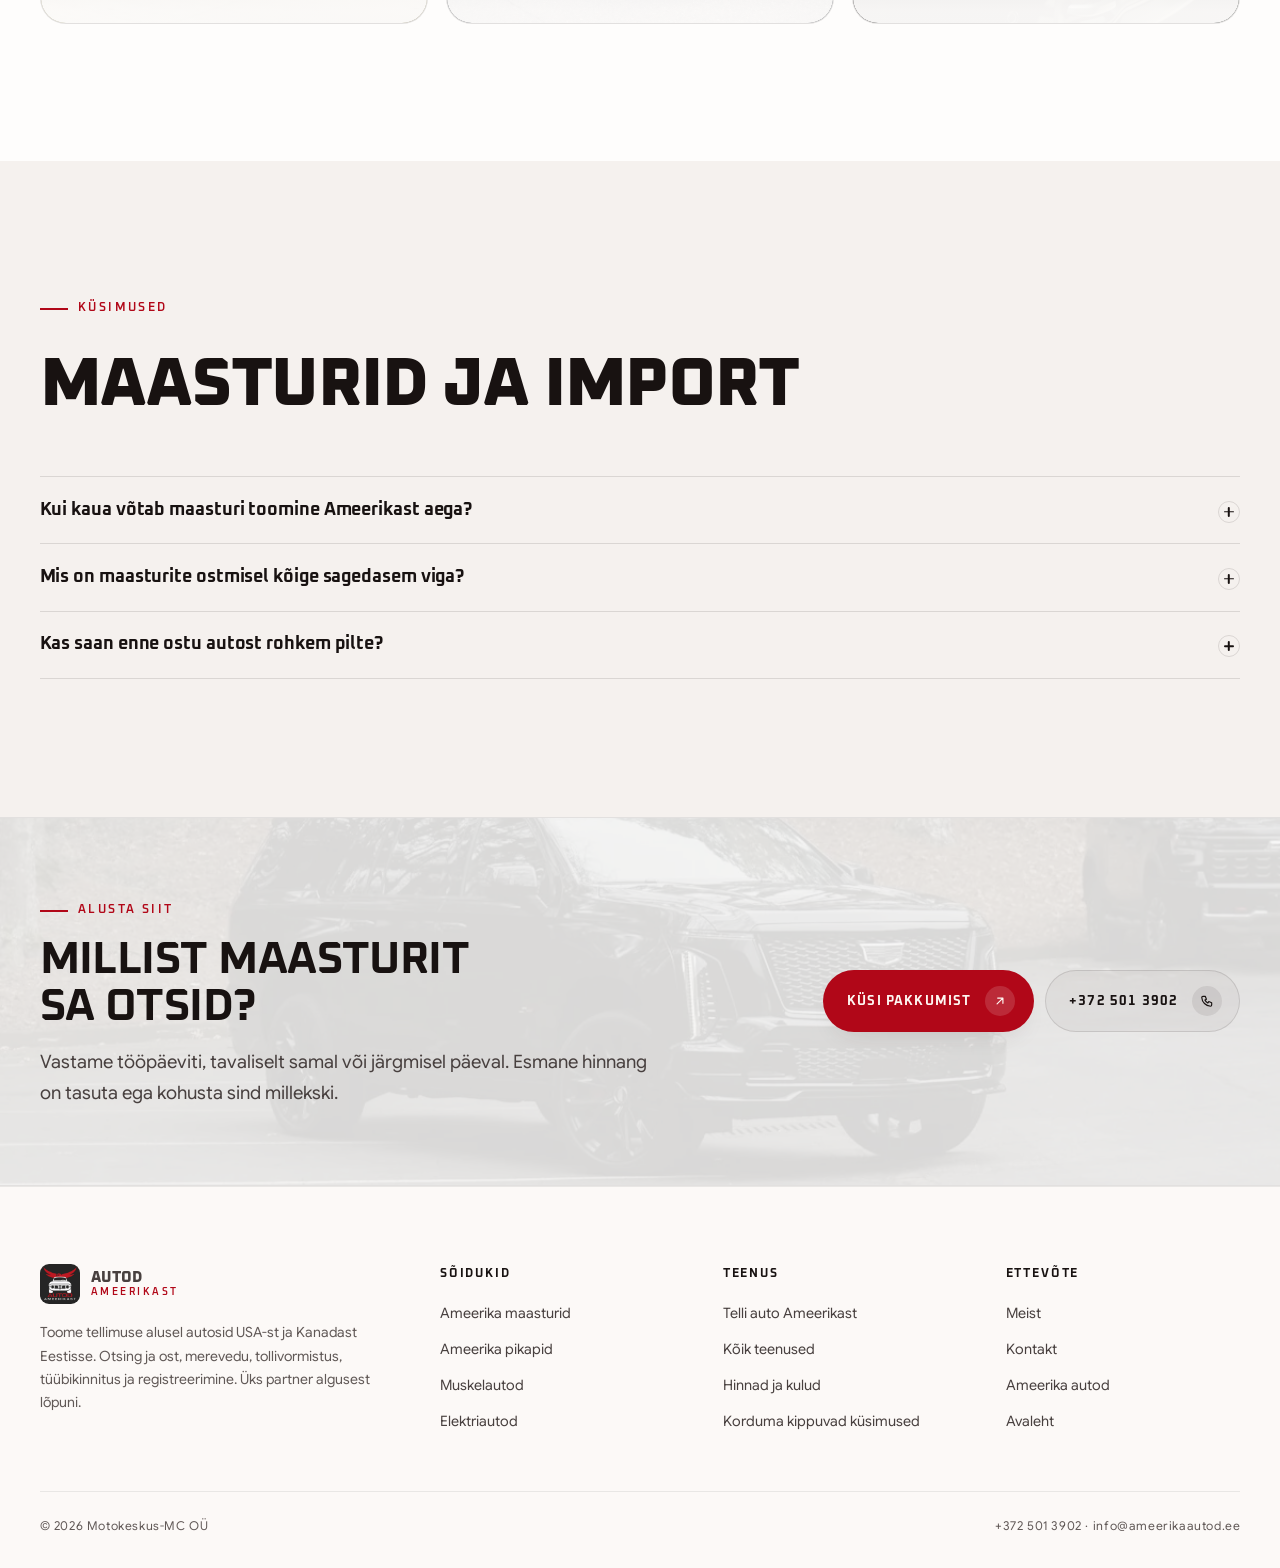
<file: ameerika-autod/maasturid/index.html>
<!doctype html>
<html lang="et">
<head>
<meta charset="utf-8">
<meta name="viewport" content="width=device-width, initial-scale=1">
<title>Ameerika maasturid Eestisse · hinnad ja tarneaeg</title>
<meta name="description" content="Ameerika maasturid Eestisse: Yukon Denali, Tahoe, Suburban, Escalade. Ost USA oksjonitelt, transport, toll ja registreerimine Eestis.">
<meta name="robots" content="index, follow, max-image-preview:large, max-snippet:-1">
<link rel="canonical" href="https://ameerikaautod.ee/ameerika-autod/maasturid/">
<meta name="theme-color" content="#faf8f6">
<meta name="color-scheme" content="only light">
<meta name="supported-color-schemes" content="light only">
<meta property="og:type" content="website">
<meta property="og:site_name" content="Autod Ameerikast">
<meta property="og:locale" content="et_EE">
<meta property="og:title" content="Ameerika maasturid Eestisse · hinnad ja tarneaeg">
<meta property="og:description" content="Ameerika maasturid Eestisse: Yukon Denali, Tahoe, Suburban, Escalade. Ost USA oksjonitelt, transport, toll ja registreerimine Eestis.">
<meta property="og:url" content="https://ameerikaautod.ee/ameerika-autod/maasturid/">
<meta property="og:image" content="https://ameerikaautod.ee/img/cars/suv-escalade.webp">
<meta property="og:image:alt" content="Autod Ameerikast">
<meta name="twitter:card" content="summary_large_image">
<meta name="twitter:title" content="Ameerika maasturid Eestisse · hinnad ja tarneaeg">
<meta name="twitter:description" content="Ameerika maasturid Eestisse: Yukon Denali, Tahoe, Suburban, Escalade. Ost USA oksjonitelt, transport, toll ja registreerimine Eestis.">
<meta name="twitter:image" content="https://ameerikaautod.ee/img/cars/suv-escalade.webp">
<link rel="icon" type="image/png" href="/img/brand/favicon.png">
<link rel="apple-touch-icon" href="/img/brand/favicon.png">
<link rel="preload" as="font" type="font/woff2" href="/fonts/Oxanium.woff2" crossorigin>
<link rel="preload" as="font" type="font/woff2" href="/fonts/GoogleSansFlex.woff2" crossorigin>
<link rel="stylesheet" href="/css/site.css?v=af9ed8b9">
<script type="application/ld+json">{"@context":"https://schema.org","@type":"AutoDealer","@id":"https://ameerikaautod.ee/#org","name":"Autod Ameerikast","legalName":"Motokeskus-MC OÜ","url":"https://ameerikaautod.ee/","logo":"https://ameerikaautod.ee/img/brand/logo.png","image":"https://ameerikaautod.ee/img/cars/hero-challenger.webp","telephone":"+372 501 3902","email":"info@ameerikaautod.ee","priceRange":"€€€","foundingDate":"2000-02-17","vatID":"EE100602175","taxID":"10643414","identifier":{"@type":"PropertyValue","name":"Äriregistri kood","value":"10643414"},"address":{"@type":"PostalAddress","addressLocality":"Tallinn","addressCountry":"EE"},"areaServed":{"@type":"Country","name":"Eesti"},"founder":{"@type":"Person","name":"Rein","jobTitle":"Asutaja ja ostujuht"},"knowsLanguage":["et","en"],"knowsAbout":["Ameerika autode import","Autode tellimine Ameerikast","USA oksjonitelt auto ostmine","Sõiduki tollivormistus","Eesti tüübikinnitus ja registreerimine"],"makesOffer":[{"@type":"Offer","itemOffered":{"@type":"Service","name":"Ameerika maasturid"}},{"@type":"Offer","itemOffered":{"@type":"Service","name":"Ameerika pikapid"}},{"@type":"Offer","itemOffered":{"@type":"Service","name":"Ameerika muskelautod"}},{"@type":"Offer","itemOffered":{"@type":"Service","name":"Ameerika elektriautod"}}]}</script>
<script type="application/ld+json">{"@context":"https://schema.org","@type":"WebSite","@id":"https://ameerikaautod.ee/#website","url":"https://ameerikaautod.ee/","name":"Autod Ameerikast","inLanguage":"et","publisher":{"@id":"https://ameerikaautod.ee/#org"}}</script>
<script type="application/ld+json">{"@context":"https://schema.org","@type":"BreadcrumbList","itemListElement":[{"@type":"ListItem","position":1,"name":"Avaleht","item":"https://ameerikaautod.ee/"},{"@type":"ListItem","position":2,"name":"Ameerika autod","item":"https://ameerikaautod.ee/ameerika-autod/"},{"@type":"ListItem","position":3,"name":"Maasturid","item":"https://ameerikaautod.ee/ameerika-autod/maasturid/"}]}</script>
<script type="application/ld+json">{"@context":"https://schema.org","@type":"FAQPage","mainEntity":[{"@type":"Question","name":"Kui kaua võtab maasturi toomine Ameerikast aega?","acceptedAnswer":{"@type":"Answer","text":"Tavaliselt 8–12 nädalat oksjoni võitmisest kuni Eesti numbrimärkideni. Kiirel hooajal, kui sadamad on ülekoormatud, võib merevedu võtta paar nädalat kauem."}},{"@type":"Question","name":"Mis on maasturite ostmisel kõige sagedasem viga?","acceptedAnswer":{"@type":"Answer","text":"Vaadatakse ainult oksjonihinda. Tegelik hind on ostuhind pluss transport, toll, käibemaks ja vormistus. Meie ütleme sulle kogusumma enne pakkumist ja seda me ei ületa."}},{"@type":"Question","name":"Kas saan enne ostu autost rohkem pilte?","acceptedAnswer":{"@type":"Answer","text":"Jah. Tellime kohapealse ülevaatuse koos lisafotode ja videoga, ka mootoriruumist ja auto põhja alt. See maksab 60–120 € ja ostu korral arvestame selle summa lõpparvest maha."}}]}</script>
<script type="application/ld+json">{"@context":"https://schema.org","@type":"ItemList","name":"Ameerika maasturid Eestisse","itemListElement":[{"@type":"ListItem","position":1,"name":"GMC Yukon / Yukon Denali"},{"@type":"ListItem","position":2,"name":"Chevrolet Tahoe"},{"@type":"ListItem","position":3,"name":"Chevrolet Suburban"},{"@type":"ListItem","position":4,"name":"Cadillac Escalade"},{"@type":"ListItem","position":5,"name":"Ford Expedition"},{"@type":"ListItem","position":6,"name":"Jeep Grand Cherokee"},{"@type":"ListItem","position":7,"name":"Dodge Durango"},{"@type":"ListItem","position":8,"name":"Toyota Sequoia"}]}</script>
</head>
<body>
<a class="skip" href="#sisu">Liigu sisu juurde</a>
<header class="hdr" id="hdr">
  <div class="wrap hdr__in">
    <a class="brand" href="/" aria-label="Autod Ameerikast, avaleht">
      <img src="/img/brand/logo.webp" alt="" width="40" height="40" fetchpriority="high">
      <span class="brand__txt"><span class="brand__a">Autod</span><span class="brand__b">Ameerikast</span></span>
    </a>
    <div class="menu" id="menu">
      <button class="menu__btn" id="menubtn" type="button" aria-expanded="false" aria-controls="menupop">Menüü<svg class="menu__chev" viewBox="0 0 24 24" aria-hidden="true"><path d="m6 9.5 6 6 6-6"/></svg></button>
      <nav class="menu__pop" id="menupop" aria-label="Peamenüü"><ul><li style="--i:0"><a href="/ameerika-autod/" aria-current="page"><span class="menu__lbl">Ameerika autod</span><span class="menu__note">Maasturid, pikapid, muskelautod</span></a></li><li style="--i:1"><a href="/telli-auto-ameerikast/"><span class="menu__lbl">Telli auto</span><span class="menu__note">Kuidas tellimine käib</span></a></li><li style="--i:2"><a href="/teenused/"><span class="menu__lbl">Teenused</span><span class="menu__note">Ost, transport, toll, registreerimine</span></a></li><li style="--i:3"><a href="/hinnakiri/"><span class="menu__lbl">Hinnad</span><span class="menu__note">Kui palju auto kokku maksab</span></a></li><li style="--i:4"><a href="/meist/"><span class="menu__lbl">Meist</span><span class="menu__note">Kes sinu auto ostab</span></a></li><li style="--i:5"><a href="/kontakt/"><span class="menu__lbl">Kontakt</span><span class="menu__note">Küsi pakkumist</span></a></li><li style="--i:6"><a href="/kkk/"><span class="menu__lbl">KKK</span><span class="menu__note">Vastused küsimustele</span></a></li></ul></nav>
    </div>
    <a class="hdr__tel" href="tel:+3725013902"><svg viewBox="0 0 24 24" aria-hidden="true"><path d="M5 4h4l2 5-2.5 1.5a11 11 0 0 0 5 5L15 13l5 2v4a2 2 0 0 1-2 2A16 16 0 0 1 3 6a2 2 0 0 1 2-2"/></svg>+372 501 3902</a>
    <span class="hdr__cta"><a class="btn btn--primary btn--sm" href="/kontakt/">Küsi pakkumist<span class="btn__ic"><svg viewBox="0 0 24 24" aria-hidden="true"><path d="M7 17 17 7M8 7h9v9"/></svg></span></a></span>
    <button class="burger" id="burger" aria-expanded="false" aria-controls="sheet" aria-label="Ava menüü"><i aria-hidden="true"></i></button>
  </div>
</header>

<div class="sheet" id="sheet" aria-hidden="true">
  <div></div>
  <nav class="sheet__nav" aria-label="Mobiilimenüü">
    <ul><li><a href="/ameerika-autod/" style="--i:0">Ameerika autod<span>Maasturid, pikapid, muskelautod</span></a></li><li><a href="/telli-auto-ameerikast/" style="--i:1">Telli auto<span>Kuidas tellimine käib</span></a></li><li><a href="/teenused/" style="--i:2">Teenused<span>Ost, transport, toll, registreerimine</span></a></li><li><a href="/hinnakiri/" style="--i:3">Hinnad<span>Kui palju auto kokku maksab</span></a></li><li><a href="/meist/" style="--i:4">Meist<span>Kes sinu auto ostab</span></a></li><li><a href="/kontakt/" style="--i:5">Kontakt<span>Küsi pakkumist</span></a></li><li><a href="/kkk/" style="--i:6">KKK<span>Vastused küsimustele</span></a></li></ul>
  </nav>
  <div class="sheet__foot">
    <a class="btn btn--ghost btn--wide" href="tel:+3725013902">+372 501 3902<span class="btn__ic"><svg viewBox="0 0 24 24" aria-hidden="true"><path d="M5 4h4l2 5-2.5 1.5a11 11 0 0 0 5 5L15 13l5 2v4a2 2 0 0 1-2 2A16 16 0 0 1 3 6a2 2 0 0 1 2-2"/></svg></span></a>
    <a class="btn btn--primary btn--wide" href="/kontakt/">Küsi pakkumist<span class="btn__ic"><svg viewBox="0 0 24 24" aria-hidden="true"><path d="M7 17 17 7M8 7h9v9"/></svg></span></a>
  </div>
</div>
<main id="sisu">


<section class="phero">
  <div class="phero__media" aria-hidden="true"><img src="/img/cars/suv-escalade.webp" width="1600" height="900" alt="" fetchpriority="high" decoding="async"></div>
  <div class="phero__veil" aria-hidden="true"></div>
  <div class="wrap phero__in">
    <nav class="crumbs" aria-label="Asukoht lehel"><a href="/">Avaleht</a><span>/</span><a href="/ameerika-autod/">Ameerika autod</a><span>/</span><em style="font-style:normal">Maasturid</em></nav>
    <span class="kicker" style="margin-top:.6rem">Kategooria 01</span>
    <h1 class="d1">Ameerika maasturid Eestisse</h1>
    <p class="lede">Suur Ameerika maastur on Eestis haruldane ja kallis. USA-s on see tavaline pereauto: valik on sadu kordi suurem ja hind jääb madalamaks ka pärast transporti ja tolli.</p>
  </div>
</section>

<section class="sec sec--tight sec--raise">
  <div class="wrap split">
    <div class="rv"><div class="frame"><img src="/img/cars/suv-escalade.webp" width="1200" height="900" alt="Must Cadillac Escalade parklas lehtedeta puude taustal" loading="lazy" decoding="async"><span class="frame__chip">Maasturid</span></div></div>
    <div class="rv">
      <span class="kicker">Mudelid, mida toome</span>
      <h2 class="d2" style="margin-top:1rem">Enim küsitud mudelid</h2>
      <ul class="checks" style="margin-top:1.4rem">
        <li><svg viewBox="0 0 24 24" aria-hidden="true"><path d="m4.5 12.5 4.5 4.5L19.5 6.5"/></svg><span>GMC Yukon / Yukon Denali</span></li><li><svg viewBox="0 0 24 24" aria-hidden="true"><path d="m4.5 12.5 4.5 4.5L19.5 6.5"/></svg><span>Chevrolet Tahoe</span></li><li><svg viewBox="0 0 24 24" aria-hidden="true"><path d="m4.5 12.5 4.5 4.5L19.5 6.5"/></svg><span>Chevrolet Suburban</span></li><li><svg viewBox="0 0 24 24" aria-hidden="true"><path d="m4.5 12.5 4.5 4.5L19.5 6.5"/></svg><span>Cadillac Escalade</span></li><li><svg viewBox="0 0 24 24" aria-hidden="true"><path d="m4.5 12.5 4.5 4.5L19.5 6.5"/></svg><span>Ford Expedition</span></li><li><svg viewBox="0 0 24 24" aria-hidden="true"><path d="m4.5 12.5 4.5 4.5L19.5 6.5"/></svg><span>Jeep Grand Cherokee</span></li><li><svg viewBox="0 0 24 24" aria-hidden="true"><path d="m4.5 12.5 4.5 4.5L19.5 6.5"/></svg><span>Dodge Durango</span></li><li><svg viewBox="0 0 24 24" aria-hidden="true"><path d="m4.5 12.5 4.5 4.5L19.5 6.5"/></svg><span>Toyota Sequoia</span></li>
      </ul>
      <p class="prose" style="font-size:.9rem">Toome ka teisi mudeleid. Kirjuta mudel ja aastakäik ning vaatame, mis oksjonitel parasjagu müügil on.</p>
      <div style="margin-top:1.6rem"><a class="btn btn--primary" href="/kontakt/">Küsi pakkumist<span class="btn__ic"><svg viewBox="0 0 24 24" aria-hidden="true"><path d="M7 17 17 7M8 7h9v9"/></svg></span></a></div>
    </div>
  </div>
</section>

<section class="sec sec--light">
  <div class="wrap">
    <div class="sec__head"><span class="kicker kicker--light">Miks just see kategooria</span><h2 class="d1" style="margin-top:1rem">Kolm põhjust</h2></div>
    <ol class="rail" style="grid-template-columns:repeat(auto-fit,minmax(min(100%,280px),1fr))">
      <li class="step"><span class="step__n" aria-hidden="true">01</span><h3>Valik</h3><p>USA oksjonitel on korraga müügil tuhandeid täisvarustuses maastureid, Eesti turul vaid mõnikümmend.</p><span class="step__bar" aria-hidden="true"></span></li><li class="step"><span class="step__n" aria-hidden="true">02</span><h3>Varustus</h3><p>Ameerika autode varustus on üldjuhul rikkalikum: suurem mootor, õhkvedrustus, nahksisu ja kolmas istmerida.</p><span class="step__bar" aria-hidden="true"></span></li><li class="step"><span class="step__n" aria-hidden="true">03</span><h3>Hind</h3><p>Isegi koos transpordi, tolli ja käibemaksuga jääb lõpphind tavaliselt Eesti turuhinnast madalamaks.</p><span class="step__bar" aria-hidden="true"></span></li>
    </ol>
  </div>
</section>


<section class="sec sec--raise">
  <div class="wrap">
    <div class="sec__head sec__head--split">
      <div>
        <span class="kicker ">Protsess</span>
        <h2 class="d1" style="margin-top:1rem">Kuidas maasturid Eestisse jõuavad</h2>
      </div>
      <p>Kogu teekond kestab tavaliselt 8–12 nädalat. Anname sulle teada iga etapi algusest ja lõpust.</p>
    </div>
    <ol class="rail">
      <li class="step">
        <span class="step__n" aria-hidden="true">01</span>
        <h3>Räägime läbi, mida sa otsid</h3>
        <p>Mudel, aastakäik, varustus, läbisõit ja eelarve ülempiir. Kui sa veel täpselt ei tea, aitame valida.</p>
        <span class="step__bar" aria-hidden="true"></span>
      </li><li class="step">
        <span class="step__n" aria-hidden="true">02</span>
        <h3>Otsime ja kontrollime auto</h3>
        <p>Jälgime USA ja Kanada oksjoneid ning edasimüüjate pakkumisi. Iga sobiva auto kohta tellime CARFAX-i ja NMVTIS-i raporti ning vajadusel kohapealse ülevaatuse.</p>
        <span class="step__bar" aria-hidden="true"></span>
      </li><li class="step">
        <span class="step__n" aria-hidden="true">03</span>
        <h3>Pakume kokkulepitud summani</h3>
        <p>Sina kinnitad maksimaalse summa, meie teeme pakkumise. Ilma sinu nõusolekuta me seda summat ei ületa.</p>
        <span class="step__bar" aria-hidden="true"></span>
      </li><li class="step">
        <span class="step__n" aria-hidden="true">04</span>
        <h3>Merevedu üle Atlandi ookeani</h3>
        <p>Auto viiakse sadamasse, laaditakse konteinerisse või RoRo-laevale ja kindlustatakse kogu teekonnaks.</p>
        <span class="step__bar" aria-hidden="true"></span>
      </li><li class="step">
        <span class="step__n" aria-hidden="true">05</span>
        <h3>Tollivormistus ja maksud</h3>
        <p>Vormistame tollideklaratsiooni ning tasume tollimaksu ja käibemaksu. Saad ühe arve, kus iga kulu on eraldi real.</p>
        <span class="step__bar" aria-hidden="true"></span>
      </li><li class="step">
        <span class="step__n" aria-hidden="true">06</span>
        <h3>Registreerimine ja üleandmine</h3>
        <p>Taotleme üksiksõiduki tüübikinnituse, teeme tehnoülevaatuse, registreerime auto Transpordiametis ja toome selle sulle kohale.</p>
        <span class="step__bar" aria-hidden="true"></span>
      </li>
    </ol>
  </div>
</section>

<section class="sec founder sec--light">
  <div class="wrap founder__grid">
    <div class="rv">
      <div class="shell">
        <div class="shell__core">
          <img src="/img/founder/rein-portrait.webp" width="824" height="1100"
               alt="Rein, Autod Ameerikast asutaja, halli tõmblukuga kampsunis" loading="lazy" decoding="async">
          <div class="founder__tag">
            <span><b>Rein</b><span>Asutaja ja ostujuht</span></span>
            <span class="sig"><i></i>Vastab ise</span>
          </div>
        </div>
      </div>
    </div>
    <div class="rv">
      <span class="kicker kicker--light">Kes su autot ostab</span>
      <h2 class="d1" style="margin-top:1rem">Tead täpselt,<br>kes sinu eest<br><span class="mark">oksjonil pakub</span></h2>
      <div class="prose" style="margin-top:1.4rem">
        <p>Rein teeb oksjonil pakkumised ise. Mitte vahendaja, mitte partner teisel pool ookeani, mitte automaat. Ta vaatab auto fotod läbi, loeb CARFAX-i raporti, otsustab koos sinuga maksimaalse pakkumise ja vajutab ise nuppu.</p>
        
      </div>
      <blockquote class="quote">
        <p>Ma ei osta kliendile autot, mida ma ei ostaks endale. Kui auto ajalugu mulle ei meeldi, jätan pakkumata.</p>
        <cite>Rein · Asutaja ja ostujuht</cite>
      </blockquote>
      <div class="cred">
        <div><b>2000</b><span>ettevõtte asutamisaasta</span></div>
        <div><b>1</b><span>kontaktisik algusest lõpuni</span></div>
        <div><b>0 &euro;</b><span>maksab esmane hinnang</span></div>
      </div>
      <div style="margin-top:1.9rem"><a class="btn btn--outline-light" href="/meist/">Loe Reinu lugu<span class="btn__ic"><svg viewBox="0 0 24 24" aria-hidden="true"><path d="M7 17 17 7M8 7h9v9"/></svg></span></a></div>
    </div>
  </div>
</section>

<section class="sec sec--sheet">
  <div class="wrap">
    <div class="sec__head sec__head--split">
      <div><span class="kicker">Vaata ka</span><h2 class="d1" style="margin-top:1rem">Teised kategooriad</h2></div>
      <p>Kõigi kategooriate puhul on protsess ja hinnakujundus sama.</p>
    </div>
    <div class="bento">
      <a class="tile tile--third" href="/ameerika-autod/pikapid/">
        <img src="/img/cars/pickup-orange.webp" width="1200" height="900" alt="Oranž pikap sõidab maanteel" loading="lazy" decoding="async">
        <span class="tile__idx">01</span>
        <span class="tile__body"><h3>Pikapid</h3><p>F-150, Silverado, RAM 1500, Sierra, Tundra, Ranger.</p><span class="tile__go">Vaata<svg viewBox="0 0 24 24" aria-hidden="true"><path d="M5 12h14M13 6l6 6-6 6"/></svg></span></span>
      </a><a class="tile tile--third" href="/ameerika-autod/muskelautod/">
        <img src="/img/cars/muscle-mustang.webp" width="1200" height="900" alt="Punane Ford Mustang Mach 1 kurvis maanteel" loading="lazy" decoding="async">
        <span class="tile__idx">02</span>
        <span class="tile__body"><h3>Muskelautod</h3><p>Mustang, Camaro, Challenger, Charger, Corvette.</p><span class="tile__go">Vaata<svg viewBox="0 0 24 24" aria-hidden="true"><path d="M5 12h14M13 6l6 6-6 6"/></svg></span></span>
      </a><a class="tile tile--third" href="/ameerika-autod/elektriautod/">
        <img src="/img/cars/ev-truck.webp" width="1200" height="900" alt="Rohekassinise elektripikapi esivõre ja valgusriba lähivaates" loading="lazy" decoding="async">
        <span class="tile__idx">03</span>
        <span class="tile__body"><h3>Elektriautod</h3><p>F-150 Lightning, Rivian R1T, Silverado EV, Hummer EV.</p><span class="tile__go">Vaata<svg viewBox="0 0 24 24" aria-hidden="true"><path d="M5 12h14M13 6l6 6-6 6"/></svg></span></span>
      </a>
    </div>
  </div>
</section>

<section class="sec sec--raise">
  <div class="wrap">
    <div class="sec__head"><span class="kicker">Küsimused</span><h2 class="d1" style="margin-top:1rem">Maasturid ja import</h2></div>
    <div class="faq"><details>
      <summary>Kui kaua võtab maasturi toomine Ameerikast aega?<i aria-hidden="true"></i></summary>
      <div class="faq__a"><div><p>Tavaliselt 8–12 nädalat oksjoni võitmisest kuni Eesti numbrimärkideni. Kiirel hooajal, kui sadamad on ülekoormatud, võib merevedu võtta paar nädalat kauem.</p></div></div>
    </details><details>
      <summary>Mis on maasturite ostmisel kõige sagedasem viga?<i aria-hidden="true"></i></summary>
      <div class="faq__a"><div><p>Vaadatakse ainult oksjonihinda. Tegelik hind on ostuhind pluss transport, toll, käibemaks ja vormistus. Meie ütleme sulle kogusumma enne pakkumist ja seda me ei ületa.</p></div></div>
    </details><details>
      <summary>Kas saan enne ostu autost rohkem pilte?<i aria-hidden="true"></i></summary>
      <div class="faq__a"><div><p>Jah. Tellime kohapealse ülevaatuse koos lisafotode ja videoga, ka mootoriruumist ja auto põhja alt. See maksab 60–120 € ja ostu korral arvestame selle summa lõpparvest maha.</p></div></div>
    </details></div>
  </div>
</section>


<section class="band">
  <div class="band__bg" aria-hidden="true"><img src="/img/cars/suv-escalade.webp" width="1400" height="700" alt="" loading="lazy" decoding="async"></div>
  <div class="wrap band__in">
    <div class="rv">
      <span class="kicker">Alusta siit</span>
      <h2 class="d2" style="margin-top:1rem">Millist maasturit sa otsid?</h2>
      <p class="lede" style="margin-top:1rem;max-width:52ch">Vastame tööpäeviti, tavaliselt samal või järgmisel päeval. Esmane hinnang on tasuta ega kohusta sind millekski.</p>
    </div>
    <div class="band__acts rv">
      <a class="btn btn--primary" href="/kontakt/">Küsi pakkumist<span class="btn__ic"><svg viewBox="0 0 24 24" aria-hidden="true"><path d="M7 17 17 7M8 7h9v9"/></svg></span></a>
      <a class="btn btn--ghost" href="tel:+3725013902">+372 501 3902<span class="btn__ic"><svg viewBox="0 0 24 24" aria-hidden="true"><path d="M5 4h4l2 5-2.5 1.5a11 11 0 0 0 5 5L15 13l5 2v4a2 2 0 0 1-2 2A16 16 0 0 1 3 6a2 2 0 0 1 2-2"/></svg></span></a>
    </div>
  </div>
</section>
</main>
<footer class="ftr">
  <div class="wrap">
    <div class="ftr__grid">
      <div class="ftr__col ftr__about">
        <a class="brand" href="/" aria-label="Autod Ameerikast, avaleht">
          <img src="/img/brand/logo.webp" alt="" width="40" height="40" loading="lazy">
          <span class="brand__txt"><span class="brand__a">Autod</span><span class="brand__b">Ameerikast</span></span>
        </a>
        <p>Toome tellimuse alusel autosid USA-st ja Kanadast Eestisse. Otsing ja ost, merevedu, tollivormistus, tüübikinnitus ja registreerimine. Üks partner algusest lõpuni.</p>
      </div>
      <div class="ftr__col">
        <h2 class="ftr__h">Sõidukid</h2>
        <ul><li><a href="/ameerika-autod/maasturid/">Ameerika maasturid</a></li><li><a href="/ameerika-autod/pikapid/">Ameerika pikapid</a></li><li><a href="/ameerika-autod/muskelautod/">Muskelautod</a></li><li><a href="/ameerika-autod/elektriautod/">Elektriautod</a></li></ul>
      </div><div class="ftr__col">
        <h2 class="ftr__h">Teenus</h2>
        <ul><li><a href="/telli-auto-ameerikast/">Telli auto Ameerikast</a></li><li><a href="/teenused/">Kõik teenused</a></li><li><a href="/hinnakiri/">Hinnad ja kulud</a></li><li><a href="/kkk/">Korduma kippuvad küsimused</a></li></ul>
      </div><div class="ftr__col">
        <h2 class="ftr__h">Ettevõte</h2>
        <ul><li><a href="/meist/">Meist</a></li><li><a href="/kontakt/">Kontakt</a></li><li><a href="/ameerika-autod/">Ameerika autod</a></li><li><a href="/">Avaleht</a></li></ul>
      </div>
    </div>
    <div class="ftr__bot">
      <span>© 2026 Motokeskus-MC OÜ</span>
      <span><a href="tel:+3725013902">+372 501 3902</a> · <a href="mailto:info@ameerikaautod.ee">info@ameerikaautod.ee</a></span>
    </div>
  </div>
</footer>
<script src="/js/site.js?v=0c613868" defer></script>
</body>
</html>
</file>
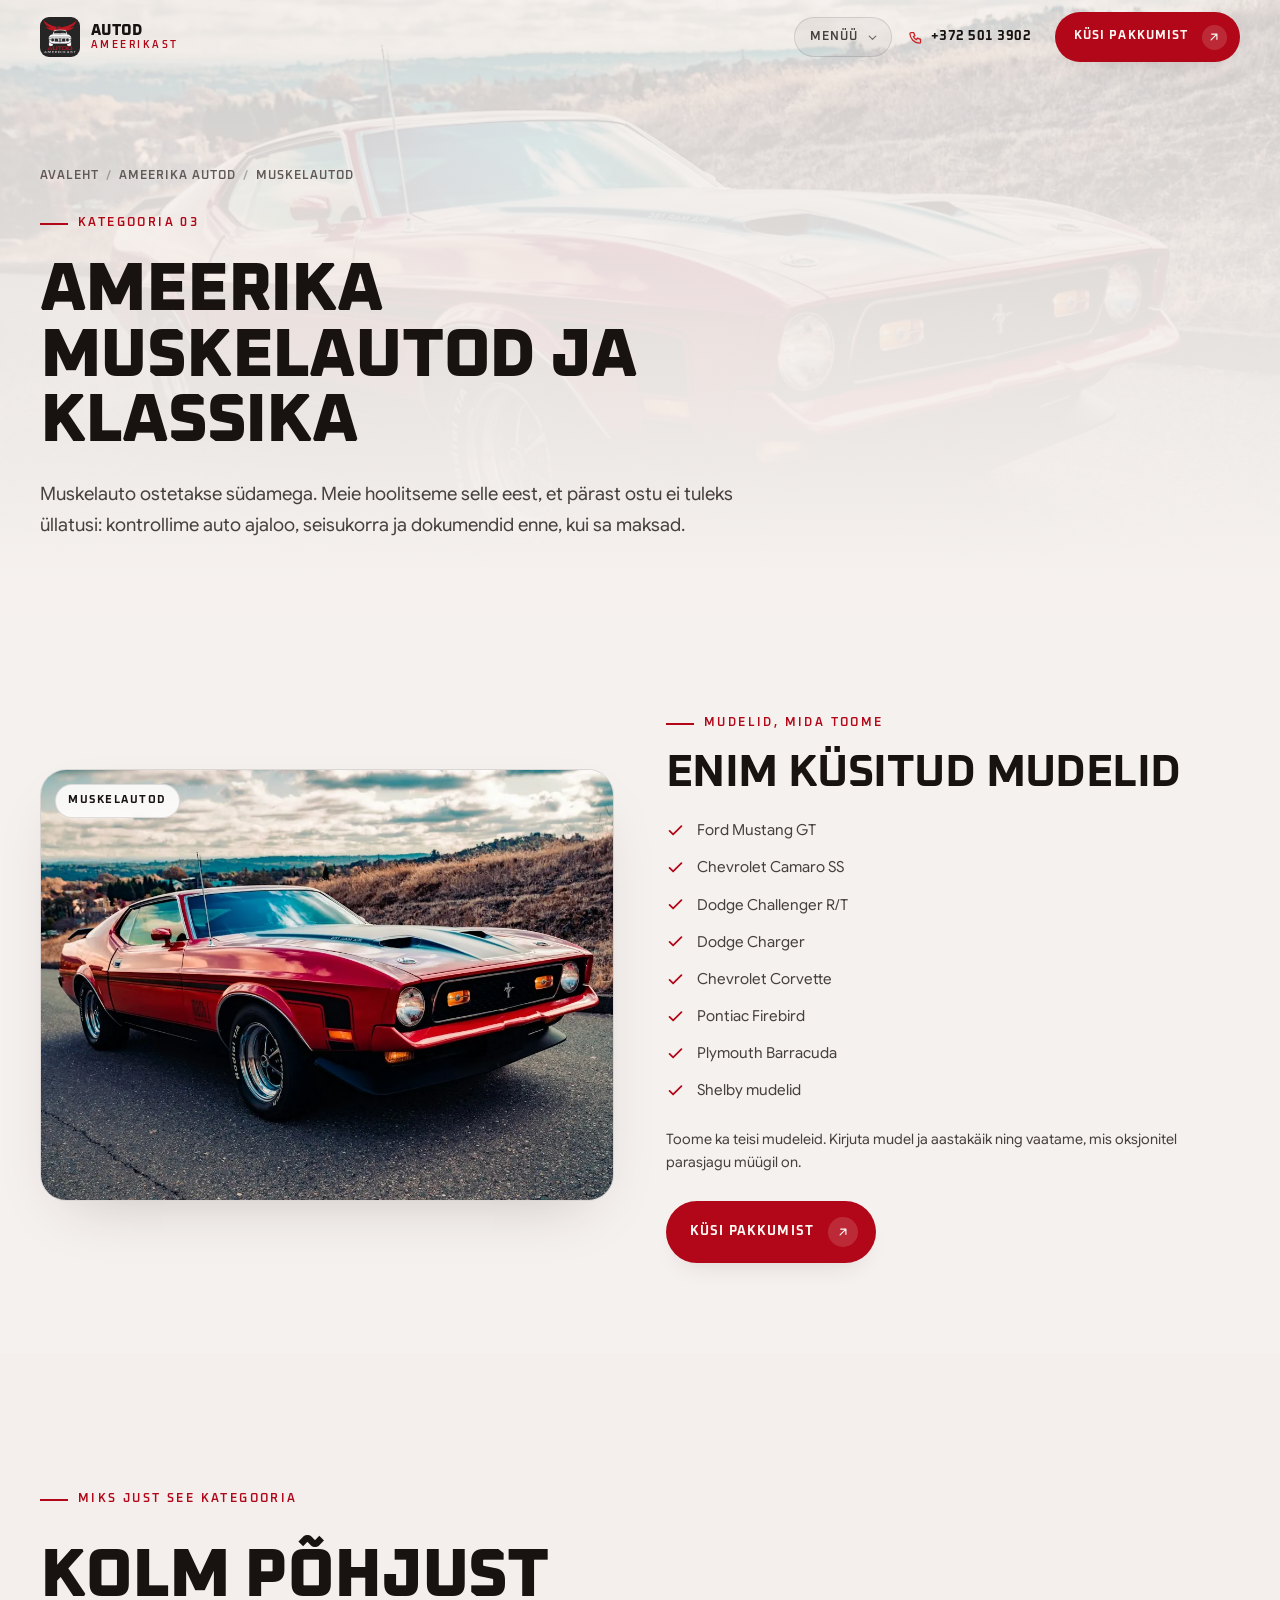
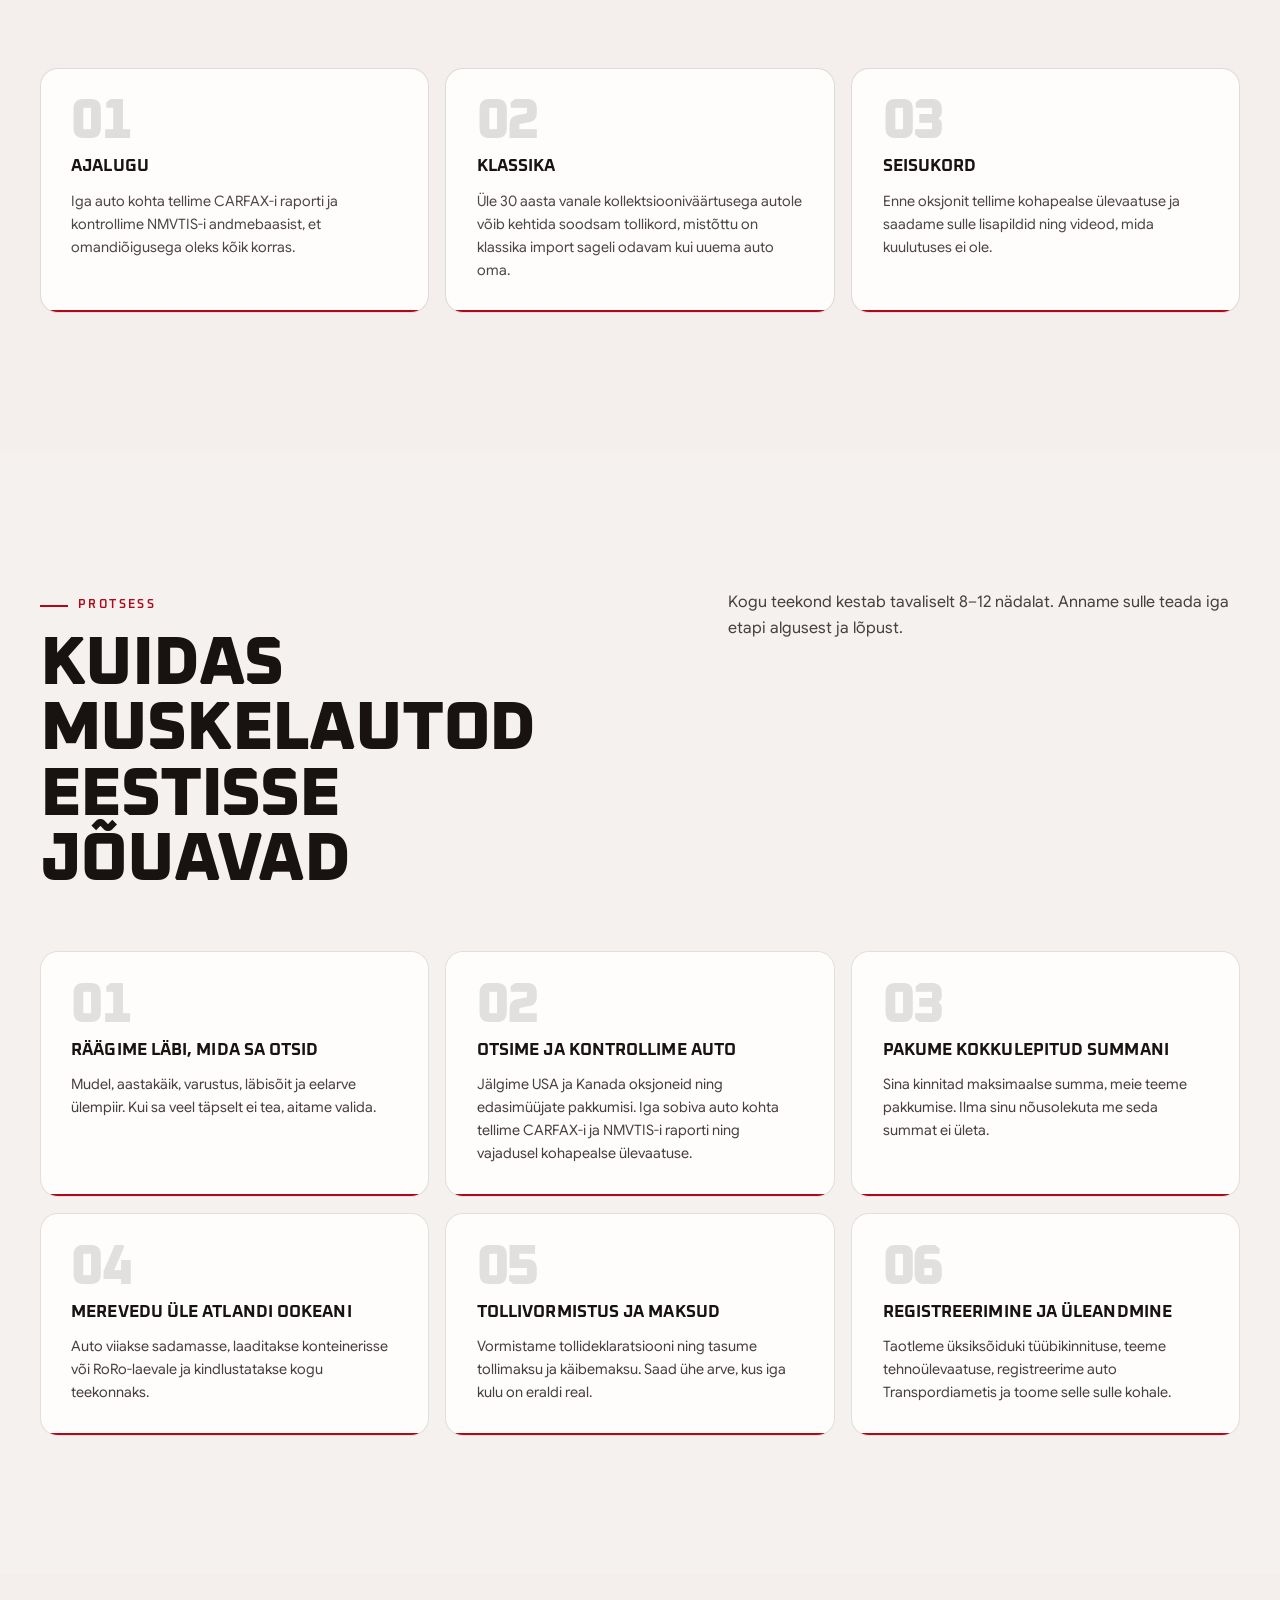
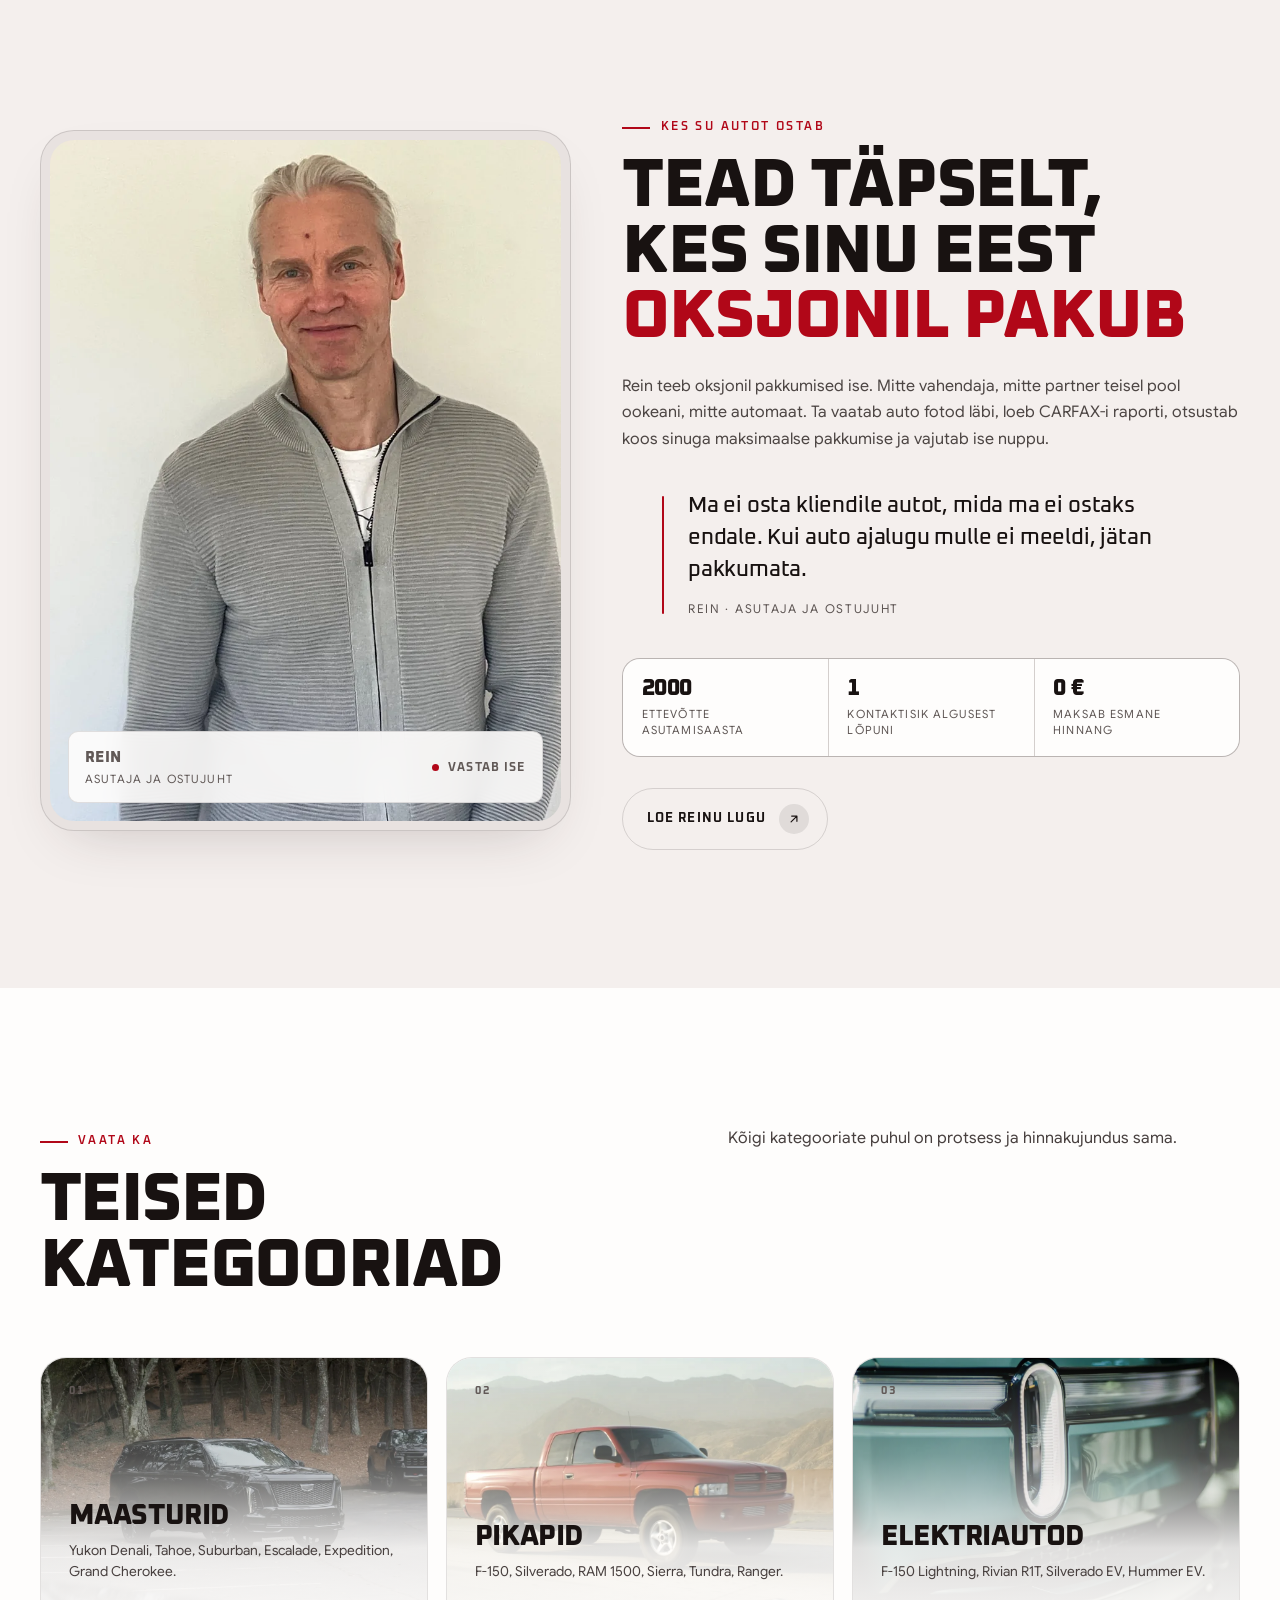
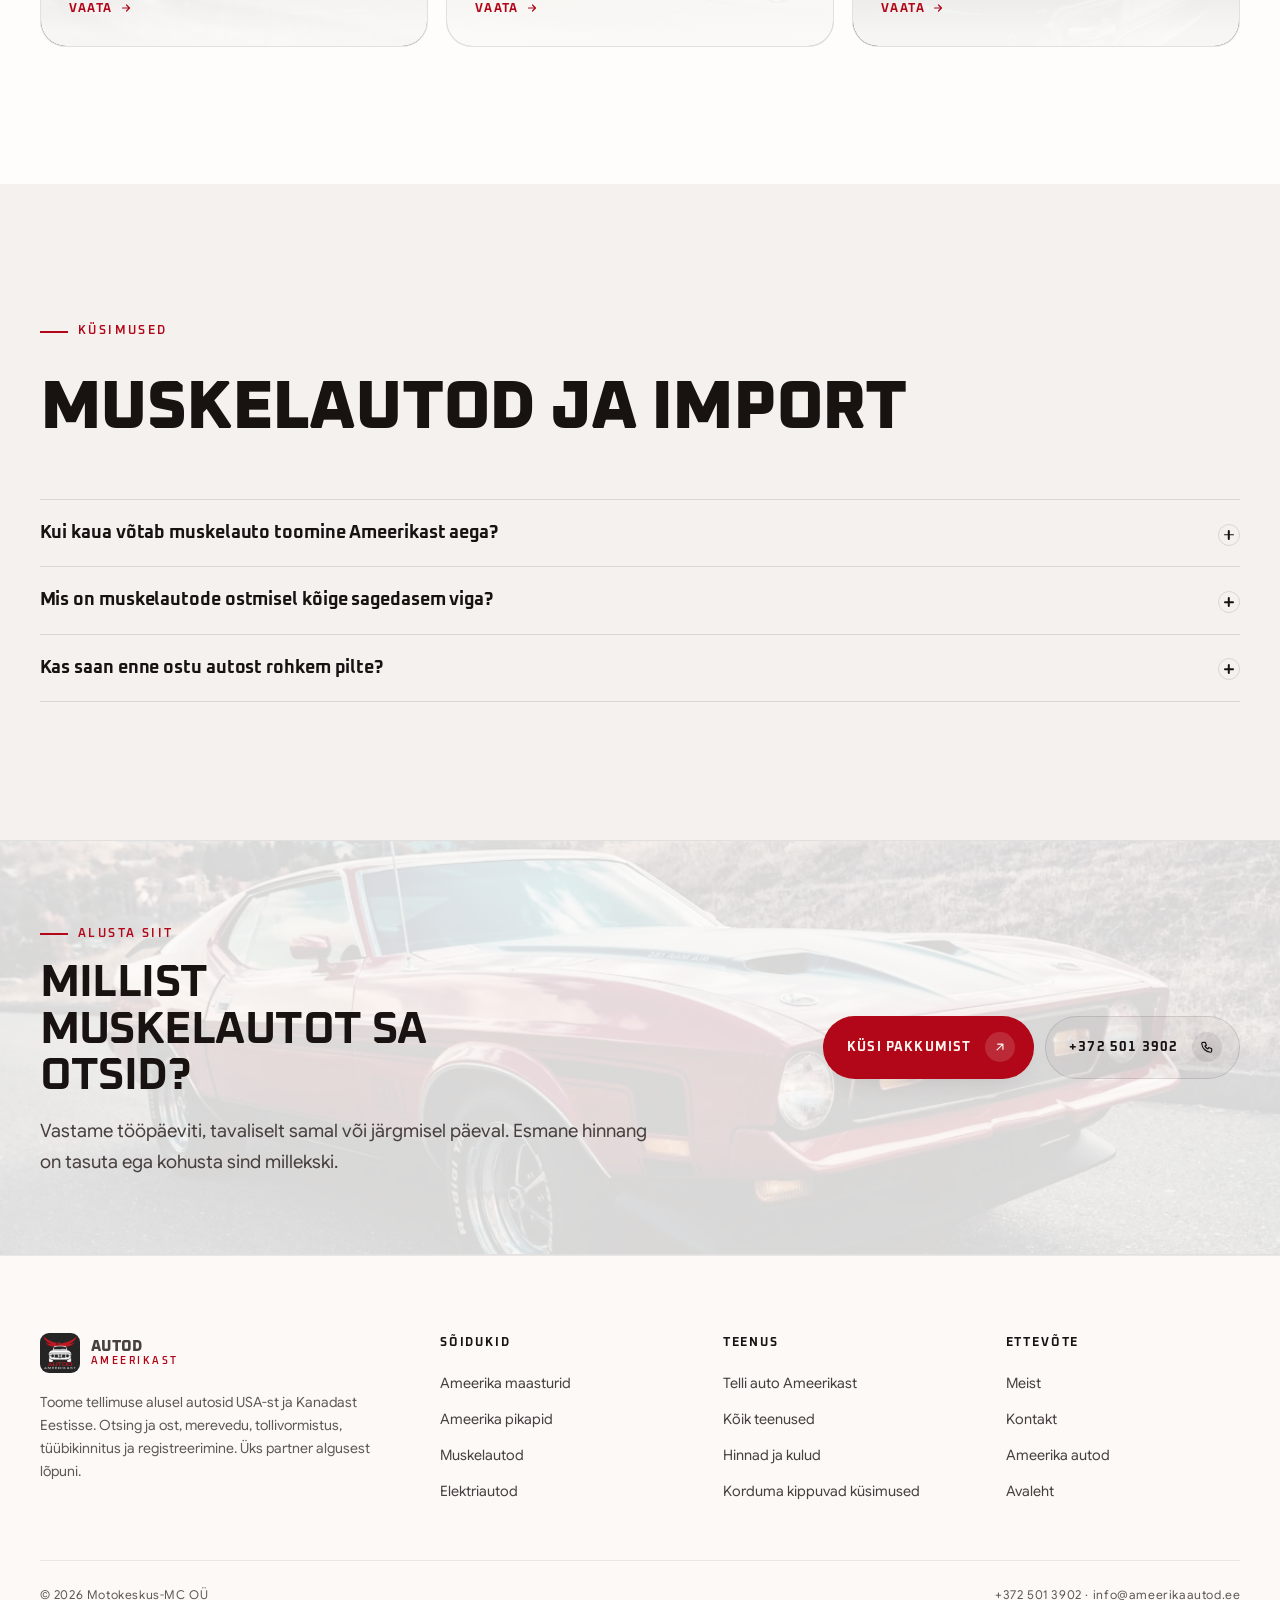
<file: ameerika-autod/muskelautod/index.html>
<!doctype html>
<html lang="et">
<head>
<meta charset="utf-8">
<meta name="viewport" content="width=device-width, initial-scale=1">
<title>Ameerika muskelautod ja klassika · hinnad ja tarneaeg</title>
<meta name="description" content="Ameerika muskelautod ja klassika: Mustang, Camaro, Challenger, Corvette. CARFAX-i kontroll, transport, toll ja tüübikinnitus Eestis.">
<meta name="robots" content="index, follow, max-image-preview:large, max-snippet:-1">
<link rel="canonical" href="https://ameerikaautod.ee/ameerika-autod/muskelautod/">
<meta name="theme-color" content="#faf8f6">
<meta name="color-scheme" content="only light">
<meta name="supported-color-schemes" content="light only">
<meta property="og:type" content="website">
<meta property="og:site_name" content="Autod Ameerikast">
<meta property="og:locale" content="et_EE">
<meta property="og:title" content="Ameerika muskelautod ja klassika · hinnad ja tarneaeg">
<meta property="og:description" content="Ameerika muskelautod ja klassika: Mustang, Camaro, Challenger, Corvette. CARFAX-i kontroll, transport, toll ja tüübikinnitus Eestis.">
<meta property="og:url" content="https://ameerikaautod.ee/ameerika-autod/muskelautod/">
<meta property="og:image" content="https://ameerikaautod.ee/img/cars/muscle-mustang.webp">
<meta property="og:image:alt" content="Autod Ameerikast">
<meta name="twitter:card" content="summary_large_image">
<meta name="twitter:title" content="Ameerika muskelautod ja klassika · hinnad ja tarneaeg">
<meta name="twitter:description" content="Ameerika muskelautod ja klassika: Mustang, Camaro, Challenger, Corvette. CARFAX-i kontroll, transport, toll ja tüübikinnitus Eestis.">
<meta name="twitter:image" content="https://ameerikaautod.ee/img/cars/muscle-mustang.webp">
<link rel="icon" type="image/png" href="/img/brand/favicon.png">
<link rel="apple-touch-icon" href="/img/brand/favicon.png">
<link rel="preload" as="font" type="font/woff2" href="/fonts/Oxanium.woff2" crossorigin>
<link rel="preload" as="font" type="font/woff2" href="/fonts/GoogleSansFlex.woff2" crossorigin>
<link rel="stylesheet" href="/css/site.css?v=af9ed8b9">
<script type="application/ld+json">{"@context":"https://schema.org","@type":"AutoDealer","@id":"https://ameerikaautod.ee/#org","name":"Autod Ameerikast","legalName":"Motokeskus-MC OÜ","url":"https://ameerikaautod.ee/","logo":"https://ameerikaautod.ee/img/brand/logo.png","image":"https://ameerikaautod.ee/img/cars/hero-challenger.webp","telephone":"+372 501 3902","email":"info@ameerikaautod.ee","priceRange":"€€€","foundingDate":"2000-02-17","vatID":"EE100602175","taxID":"10643414","identifier":{"@type":"PropertyValue","name":"Äriregistri kood","value":"10643414"},"address":{"@type":"PostalAddress","addressLocality":"Tallinn","addressCountry":"EE"},"areaServed":{"@type":"Country","name":"Eesti"},"founder":{"@type":"Person","name":"Rein","jobTitle":"Asutaja ja ostujuht"},"knowsLanguage":["et","en"],"knowsAbout":["Ameerika autode import","Autode tellimine Ameerikast","USA oksjonitelt auto ostmine","Sõiduki tollivormistus","Eesti tüübikinnitus ja registreerimine"],"makesOffer":[{"@type":"Offer","itemOffered":{"@type":"Service","name":"Ameerika maasturid"}},{"@type":"Offer","itemOffered":{"@type":"Service","name":"Ameerika pikapid"}},{"@type":"Offer","itemOffered":{"@type":"Service","name":"Ameerika muskelautod"}},{"@type":"Offer","itemOffered":{"@type":"Service","name":"Ameerika elektriautod"}}]}</script>
<script type="application/ld+json">{"@context":"https://schema.org","@type":"WebSite","@id":"https://ameerikaautod.ee/#website","url":"https://ameerikaautod.ee/","name":"Autod Ameerikast","inLanguage":"et","publisher":{"@id":"https://ameerikaautod.ee/#org"}}</script>
<script type="application/ld+json">{"@context":"https://schema.org","@type":"BreadcrumbList","itemListElement":[{"@type":"ListItem","position":1,"name":"Avaleht","item":"https://ameerikaautod.ee/"},{"@type":"ListItem","position":2,"name":"Ameerika autod","item":"https://ameerikaautod.ee/ameerika-autod/"},{"@type":"ListItem","position":3,"name":"Muskelautod","item":"https://ameerikaautod.ee/ameerika-autod/muskelautod/"}]}</script>
<script type="application/ld+json">{"@context":"https://schema.org","@type":"FAQPage","mainEntity":[{"@type":"Question","name":"Kui kaua võtab muskelauto toomine Ameerikast aega?","acceptedAnswer":{"@type":"Answer","text":"Tavaliselt 8–12 nädalat oksjoni võitmisest kuni Eesti numbrimärkideni. Kiirel hooajal, kui sadamad on ülekoormatud, võib merevedu võtta paar nädalat kauem."}},{"@type":"Question","name":"Mis on muskelautode ostmisel kõige sagedasem viga?","acceptedAnswer":{"@type":"Answer","text":"Vaadatakse ainult oksjonihinda. Tegelik hind on ostuhind pluss transport, toll, käibemaks ja vormistus. Meie ütleme sulle kogusumma enne pakkumist ja seda me ei ületa."}},{"@type":"Question","name":"Kas saan enne ostu autost rohkem pilte?","acceptedAnswer":{"@type":"Answer","text":"Jah. Tellime kohapealse ülevaatuse koos lisafotode ja videoga, ka mootoriruumist ja auto põhja alt. See maksab 60–120 € ja ostu korral arvestame selle summa lõpparvest maha."}}]}</script>
<script type="application/ld+json">{"@context":"https://schema.org","@type":"ItemList","name":"Ameerika muskelautod ja klassika","itemListElement":[{"@type":"ListItem","position":1,"name":"Ford Mustang GT"},{"@type":"ListItem","position":2,"name":"Chevrolet Camaro SS"},{"@type":"ListItem","position":3,"name":"Dodge Challenger R/T"},{"@type":"ListItem","position":4,"name":"Dodge Charger"},{"@type":"ListItem","position":5,"name":"Chevrolet Corvette"},{"@type":"ListItem","position":6,"name":"Pontiac Firebird"},{"@type":"ListItem","position":7,"name":"Plymouth Barracuda"},{"@type":"ListItem","position":8,"name":"Shelby mudelid"}]}</script>
</head>
<body>
<a class="skip" href="#sisu">Liigu sisu juurde</a>
<header class="hdr" id="hdr">
  <div class="wrap hdr__in">
    <a class="brand" href="/" aria-label="Autod Ameerikast, avaleht">
      <img src="/img/brand/logo.webp" alt="" width="40" height="40" fetchpriority="high">
      <span class="brand__txt"><span class="brand__a">Autod</span><span class="brand__b">Ameerikast</span></span>
    </a>
    <div class="menu" id="menu">
      <button class="menu__btn" id="menubtn" type="button" aria-expanded="false" aria-controls="menupop">Menüü<svg class="menu__chev" viewBox="0 0 24 24" aria-hidden="true"><path d="m6 9.5 6 6 6-6"/></svg></button>
      <nav class="menu__pop" id="menupop" aria-label="Peamenüü"><ul><li style="--i:0"><a href="/ameerika-autod/" aria-current="page"><span class="menu__lbl">Ameerika autod</span><span class="menu__note">Maasturid, pikapid, muskelautod</span></a></li><li style="--i:1"><a href="/telli-auto-ameerikast/"><span class="menu__lbl">Telli auto</span><span class="menu__note">Kuidas tellimine käib</span></a></li><li style="--i:2"><a href="/teenused/"><span class="menu__lbl">Teenused</span><span class="menu__note">Ost, transport, toll, registreerimine</span></a></li><li style="--i:3"><a href="/hinnakiri/"><span class="menu__lbl">Hinnad</span><span class="menu__note">Kui palju auto kokku maksab</span></a></li><li style="--i:4"><a href="/meist/"><span class="menu__lbl">Meist</span><span class="menu__note">Kes sinu auto ostab</span></a></li><li style="--i:5"><a href="/kontakt/"><span class="menu__lbl">Kontakt</span><span class="menu__note">Küsi pakkumist</span></a></li><li style="--i:6"><a href="/kkk/"><span class="menu__lbl">KKK</span><span class="menu__note">Vastused küsimustele</span></a></li></ul></nav>
    </div>
    <a class="hdr__tel" href="tel:+3725013902"><svg viewBox="0 0 24 24" aria-hidden="true"><path d="M5 4h4l2 5-2.5 1.5a11 11 0 0 0 5 5L15 13l5 2v4a2 2 0 0 1-2 2A16 16 0 0 1 3 6a2 2 0 0 1 2-2"/></svg>+372 501 3902</a>
    <span class="hdr__cta"><a class="btn btn--primary btn--sm" href="/kontakt/">Küsi pakkumist<span class="btn__ic"><svg viewBox="0 0 24 24" aria-hidden="true"><path d="M7 17 17 7M8 7h9v9"/></svg></span></a></span>
    <button class="burger" id="burger" aria-expanded="false" aria-controls="sheet" aria-label="Ava menüü"><i aria-hidden="true"></i></button>
  </div>
</header>

<div class="sheet" id="sheet" aria-hidden="true">
  <div></div>
  <nav class="sheet__nav" aria-label="Mobiilimenüü">
    <ul><li><a href="/ameerika-autod/" style="--i:0">Ameerika autod<span>Maasturid, pikapid, muskelautod</span></a></li><li><a href="/telli-auto-ameerikast/" style="--i:1">Telli auto<span>Kuidas tellimine käib</span></a></li><li><a href="/teenused/" style="--i:2">Teenused<span>Ost, transport, toll, registreerimine</span></a></li><li><a href="/hinnakiri/" style="--i:3">Hinnad<span>Kui palju auto kokku maksab</span></a></li><li><a href="/meist/" style="--i:4">Meist<span>Kes sinu auto ostab</span></a></li><li><a href="/kontakt/" style="--i:5">Kontakt<span>Küsi pakkumist</span></a></li><li><a href="/kkk/" style="--i:6">KKK<span>Vastused küsimustele</span></a></li></ul>
  </nav>
  <div class="sheet__foot">
    <a class="btn btn--ghost btn--wide" href="tel:+3725013902">+372 501 3902<span class="btn__ic"><svg viewBox="0 0 24 24" aria-hidden="true"><path d="M5 4h4l2 5-2.5 1.5a11 11 0 0 0 5 5L15 13l5 2v4a2 2 0 0 1-2 2A16 16 0 0 1 3 6a2 2 0 0 1 2-2"/></svg></span></a>
    <a class="btn btn--primary btn--wide" href="/kontakt/">Küsi pakkumist<span class="btn__ic"><svg viewBox="0 0 24 24" aria-hidden="true"><path d="M7 17 17 7M8 7h9v9"/></svg></span></a>
  </div>
</div>
<main id="sisu">


<section class="phero">
  <div class="phero__media" aria-hidden="true"><img src="/img/cars/muscle-mustang.webp" width="1600" height="900" alt="" fetchpriority="high" decoding="async"></div>
  <div class="phero__veil" aria-hidden="true"></div>
  <div class="wrap phero__in">
    <nav class="crumbs" aria-label="Asukoht lehel"><a href="/">Avaleht</a><span>/</span><a href="/ameerika-autod/">Ameerika autod</a><span>/</span><em style="font-style:normal">Muskelautod</em></nav>
    <span class="kicker" style="margin-top:.6rem">Kategooria 03</span>
    <h1 class="d1">Ameerika muskelautod ja klassika</h1>
    <p class="lede">Muskelauto ostetakse südamega. Meie hoolitseme selle eest, et pärast ostu ei tuleks üllatusi: kontrollime auto ajaloo, seisukorra ja dokumendid enne, kui sa maksad.</p>
  </div>
</section>

<section class="sec sec--tight sec--raise">
  <div class="wrap split">
    <div class="rv"><div class="frame"><img src="/img/cars/muscle-mustang.webp" width="1200" height="900" alt="Punane Ford Mustang Mach 1 kurvis maanteel" loading="lazy" decoding="async"><span class="frame__chip">Muskelautod</span></div></div>
    <div class="rv">
      <span class="kicker">Mudelid, mida toome</span>
      <h2 class="d2" style="margin-top:1rem">Enim küsitud mudelid</h2>
      <ul class="checks" style="margin-top:1.4rem">
        <li><svg viewBox="0 0 24 24" aria-hidden="true"><path d="m4.5 12.5 4.5 4.5L19.5 6.5"/></svg><span>Ford Mustang GT</span></li><li><svg viewBox="0 0 24 24" aria-hidden="true"><path d="m4.5 12.5 4.5 4.5L19.5 6.5"/></svg><span>Chevrolet Camaro SS</span></li><li><svg viewBox="0 0 24 24" aria-hidden="true"><path d="m4.5 12.5 4.5 4.5L19.5 6.5"/></svg><span>Dodge Challenger R/T</span></li><li><svg viewBox="0 0 24 24" aria-hidden="true"><path d="m4.5 12.5 4.5 4.5L19.5 6.5"/></svg><span>Dodge Charger</span></li><li><svg viewBox="0 0 24 24" aria-hidden="true"><path d="m4.5 12.5 4.5 4.5L19.5 6.5"/></svg><span>Chevrolet Corvette</span></li><li><svg viewBox="0 0 24 24" aria-hidden="true"><path d="m4.5 12.5 4.5 4.5L19.5 6.5"/></svg><span>Pontiac Firebird</span></li><li><svg viewBox="0 0 24 24" aria-hidden="true"><path d="m4.5 12.5 4.5 4.5L19.5 6.5"/></svg><span>Plymouth Barracuda</span></li><li><svg viewBox="0 0 24 24" aria-hidden="true"><path d="m4.5 12.5 4.5 4.5L19.5 6.5"/></svg><span>Shelby mudelid</span></li>
      </ul>
      <p class="prose" style="font-size:.9rem">Toome ka teisi mudeleid. Kirjuta mudel ja aastakäik ning vaatame, mis oksjonitel parasjagu müügil on.</p>
      <div style="margin-top:1.6rem"><a class="btn btn--primary" href="/kontakt/">Küsi pakkumist<span class="btn__ic"><svg viewBox="0 0 24 24" aria-hidden="true"><path d="M7 17 17 7M8 7h9v9"/></svg></span></a></div>
    </div>
  </div>
</section>

<section class="sec sec--light">
  <div class="wrap">
    <div class="sec__head"><span class="kicker kicker--light">Miks just see kategooria</span><h2 class="d1" style="margin-top:1rem">Kolm põhjust</h2></div>
    <ol class="rail" style="grid-template-columns:repeat(auto-fit,minmax(min(100%,280px),1fr))">
      <li class="step"><span class="step__n" aria-hidden="true">01</span><h3>Ajalugu</h3><p>Iga auto kohta tellime CARFAX-i raporti ja kontrollime NMVTIS-i andmebaasist, et omandiõigusega oleks kõik korras.</p><span class="step__bar" aria-hidden="true"></span></li><li class="step"><span class="step__n" aria-hidden="true">02</span><h3>Klassika</h3><p>Üle 30 aasta vanale kollektsiooniväärtusega autole võib kehtida soodsam tollikord, mistõttu on klassika import sageli odavam kui uuema auto oma.</p><span class="step__bar" aria-hidden="true"></span></li><li class="step"><span class="step__n" aria-hidden="true">03</span><h3>Seisukord</h3><p>Enne oksjonit tellime kohapealse ülevaatuse ja saadame sulle lisapildid ning videod, mida kuulutuses ei ole.</p><span class="step__bar" aria-hidden="true"></span></li>
    </ol>
  </div>
</section>


<section class="sec sec--raise">
  <div class="wrap">
    <div class="sec__head sec__head--split">
      <div>
        <span class="kicker ">Protsess</span>
        <h2 class="d1" style="margin-top:1rem">Kuidas muskelautod Eestisse jõuavad</h2>
      </div>
      <p>Kogu teekond kestab tavaliselt 8–12 nädalat. Anname sulle teada iga etapi algusest ja lõpust.</p>
    </div>
    <ol class="rail">
      <li class="step">
        <span class="step__n" aria-hidden="true">01</span>
        <h3>Räägime läbi, mida sa otsid</h3>
        <p>Mudel, aastakäik, varustus, läbisõit ja eelarve ülempiir. Kui sa veel täpselt ei tea, aitame valida.</p>
        <span class="step__bar" aria-hidden="true"></span>
      </li><li class="step">
        <span class="step__n" aria-hidden="true">02</span>
        <h3>Otsime ja kontrollime auto</h3>
        <p>Jälgime USA ja Kanada oksjoneid ning edasimüüjate pakkumisi. Iga sobiva auto kohta tellime CARFAX-i ja NMVTIS-i raporti ning vajadusel kohapealse ülevaatuse.</p>
        <span class="step__bar" aria-hidden="true"></span>
      </li><li class="step">
        <span class="step__n" aria-hidden="true">03</span>
        <h3>Pakume kokkulepitud summani</h3>
        <p>Sina kinnitad maksimaalse summa, meie teeme pakkumise. Ilma sinu nõusolekuta me seda summat ei ületa.</p>
        <span class="step__bar" aria-hidden="true"></span>
      </li><li class="step">
        <span class="step__n" aria-hidden="true">04</span>
        <h3>Merevedu üle Atlandi ookeani</h3>
        <p>Auto viiakse sadamasse, laaditakse konteinerisse või RoRo-laevale ja kindlustatakse kogu teekonnaks.</p>
        <span class="step__bar" aria-hidden="true"></span>
      </li><li class="step">
        <span class="step__n" aria-hidden="true">05</span>
        <h3>Tollivormistus ja maksud</h3>
        <p>Vormistame tollideklaratsiooni ning tasume tollimaksu ja käibemaksu. Saad ühe arve, kus iga kulu on eraldi real.</p>
        <span class="step__bar" aria-hidden="true"></span>
      </li><li class="step">
        <span class="step__n" aria-hidden="true">06</span>
        <h3>Registreerimine ja üleandmine</h3>
        <p>Taotleme üksiksõiduki tüübikinnituse, teeme tehnoülevaatuse, registreerime auto Transpordiametis ja toome selle sulle kohale.</p>
        <span class="step__bar" aria-hidden="true"></span>
      </li>
    </ol>
  </div>
</section>

<section class="sec founder sec--light">
  <div class="wrap founder__grid">
    <div class="rv">
      <div class="shell">
        <div class="shell__core">
          <img src="/img/founder/rein-portrait.webp" width="824" height="1100"
               alt="Rein, Autod Ameerikast asutaja, halli tõmblukuga kampsunis" loading="lazy" decoding="async">
          <div class="founder__tag">
            <span><b>Rein</b><span>Asutaja ja ostujuht</span></span>
            <span class="sig"><i></i>Vastab ise</span>
          </div>
        </div>
      </div>
    </div>
    <div class="rv">
      <span class="kicker kicker--light">Kes su autot ostab</span>
      <h2 class="d1" style="margin-top:1rem">Tead täpselt,<br>kes sinu eest<br><span class="mark">oksjonil pakub</span></h2>
      <div class="prose" style="margin-top:1.4rem">
        <p>Rein teeb oksjonil pakkumised ise. Mitte vahendaja, mitte partner teisel pool ookeani, mitte automaat. Ta vaatab auto fotod läbi, loeb CARFAX-i raporti, otsustab koos sinuga maksimaalse pakkumise ja vajutab ise nuppu.</p>
        
      </div>
      <blockquote class="quote">
        <p>Ma ei osta kliendile autot, mida ma ei ostaks endale. Kui auto ajalugu mulle ei meeldi, jätan pakkumata.</p>
        <cite>Rein · Asutaja ja ostujuht</cite>
      </blockquote>
      <div class="cred">
        <div><b>2000</b><span>ettevõtte asutamisaasta</span></div>
        <div><b>1</b><span>kontaktisik algusest lõpuni</span></div>
        <div><b>0 &euro;</b><span>maksab esmane hinnang</span></div>
      </div>
      <div style="margin-top:1.9rem"><a class="btn btn--outline-light" href="/meist/">Loe Reinu lugu<span class="btn__ic"><svg viewBox="0 0 24 24" aria-hidden="true"><path d="M7 17 17 7M8 7h9v9"/></svg></span></a></div>
    </div>
  </div>
</section>

<section class="sec sec--sheet">
  <div class="wrap">
    <div class="sec__head sec__head--split">
      <div><span class="kicker">Vaata ka</span><h2 class="d1" style="margin-top:1rem">Teised kategooriad</h2></div>
      <p>Kõigi kategooriate puhul on protsess ja hinnakujundus sama.</p>
    </div>
    <div class="bento">
      <a class="tile tile--third" href="/ameerika-autod/maasturid/">
        <img src="/img/cars/suv-escalade.webp" width="1200" height="900" alt="Must Cadillac Escalade parklas lehtedeta puude taustal" loading="lazy" decoding="async">
        <span class="tile__idx">01</span>
        <span class="tile__body"><h3>Maasturid</h3><p>Yukon Denali, Tahoe, Suburban, Escalade, Expedition, Grand Cherokee.</p><span class="tile__go">Vaata<svg viewBox="0 0 24 24" aria-hidden="true"><path d="M5 12h14M13 6l6 6-6 6"/></svg></span></span>
      </a><a class="tile tile--third" href="/ameerika-autod/pikapid/">
        <img src="/img/cars/pickup-orange.webp" width="1200" height="900" alt="Oranž pikap sõidab maanteel" loading="lazy" decoding="async">
        <span class="tile__idx">02</span>
        <span class="tile__body"><h3>Pikapid</h3><p>F-150, Silverado, RAM 1500, Sierra, Tundra, Ranger.</p><span class="tile__go">Vaata<svg viewBox="0 0 24 24" aria-hidden="true"><path d="M5 12h14M13 6l6 6-6 6"/></svg></span></span>
      </a><a class="tile tile--third" href="/ameerika-autod/elektriautod/">
        <img src="/img/cars/ev-truck.webp" width="1200" height="900" alt="Rohekassinise elektripikapi esivõre ja valgusriba lähivaates" loading="lazy" decoding="async">
        <span class="tile__idx">03</span>
        <span class="tile__body"><h3>Elektriautod</h3><p>F-150 Lightning, Rivian R1T, Silverado EV, Hummer EV.</p><span class="tile__go">Vaata<svg viewBox="0 0 24 24" aria-hidden="true"><path d="M5 12h14M13 6l6 6-6 6"/></svg></span></span>
      </a>
    </div>
  </div>
</section>

<section class="sec sec--raise">
  <div class="wrap">
    <div class="sec__head"><span class="kicker">Küsimused</span><h2 class="d1" style="margin-top:1rem">Muskelautod ja import</h2></div>
    <div class="faq"><details>
      <summary>Kui kaua võtab muskelauto toomine Ameerikast aega?<i aria-hidden="true"></i></summary>
      <div class="faq__a"><div><p>Tavaliselt 8–12 nädalat oksjoni võitmisest kuni Eesti numbrimärkideni. Kiirel hooajal, kui sadamad on ülekoormatud, võib merevedu võtta paar nädalat kauem.</p></div></div>
    </details><details>
      <summary>Mis on muskelautode ostmisel kõige sagedasem viga?<i aria-hidden="true"></i></summary>
      <div class="faq__a"><div><p>Vaadatakse ainult oksjonihinda. Tegelik hind on ostuhind pluss transport, toll, käibemaks ja vormistus. Meie ütleme sulle kogusumma enne pakkumist ja seda me ei ületa.</p></div></div>
    </details><details>
      <summary>Kas saan enne ostu autost rohkem pilte?<i aria-hidden="true"></i></summary>
      <div class="faq__a"><div><p>Jah. Tellime kohapealse ülevaatuse koos lisafotode ja videoga, ka mootoriruumist ja auto põhja alt. See maksab 60–120 € ja ostu korral arvestame selle summa lõpparvest maha.</p></div></div>
    </details></div>
  </div>
</section>


<section class="band">
  <div class="band__bg" aria-hidden="true"><img src="/img/cars/muscle-mustang.webp" width="1400" height="700" alt="" loading="lazy" decoding="async"></div>
  <div class="wrap band__in">
    <div class="rv">
      <span class="kicker">Alusta siit</span>
      <h2 class="d2" style="margin-top:1rem">Millist muskelautot sa otsid?</h2>
      <p class="lede" style="margin-top:1rem;max-width:52ch">Vastame tööpäeviti, tavaliselt samal või järgmisel päeval. Esmane hinnang on tasuta ega kohusta sind millekski.</p>
    </div>
    <div class="band__acts rv">
      <a class="btn btn--primary" href="/kontakt/">Küsi pakkumist<span class="btn__ic"><svg viewBox="0 0 24 24" aria-hidden="true"><path d="M7 17 17 7M8 7h9v9"/></svg></span></a>
      <a class="btn btn--ghost" href="tel:+3725013902">+372 501 3902<span class="btn__ic"><svg viewBox="0 0 24 24" aria-hidden="true"><path d="M5 4h4l2 5-2.5 1.5a11 11 0 0 0 5 5L15 13l5 2v4a2 2 0 0 1-2 2A16 16 0 0 1 3 6a2 2 0 0 1 2-2"/></svg></span></a>
    </div>
  </div>
</section>
</main>
<footer class="ftr">
  <div class="wrap">
    <div class="ftr__grid">
      <div class="ftr__col ftr__about">
        <a class="brand" href="/" aria-label="Autod Ameerikast, avaleht">
          <img src="/img/brand/logo.webp" alt="" width="40" height="40" loading="lazy">
          <span class="brand__txt"><span class="brand__a">Autod</span><span class="brand__b">Ameerikast</span></span>
        </a>
        <p>Toome tellimuse alusel autosid USA-st ja Kanadast Eestisse. Otsing ja ost, merevedu, tollivormistus, tüübikinnitus ja registreerimine. Üks partner algusest lõpuni.</p>
      </div>
      <div class="ftr__col">
        <h2 class="ftr__h">Sõidukid</h2>
        <ul><li><a href="/ameerika-autod/maasturid/">Ameerika maasturid</a></li><li><a href="/ameerika-autod/pikapid/">Ameerika pikapid</a></li><li><a href="/ameerika-autod/muskelautod/">Muskelautod</a></li><li><a href="/ameerika-autod/elektriautod/">Elektriautod</a></li></ul>
      </div><div class="ftr__col">
        <h2 class="ftr__h">Teenus</h2>
        <ul><li><a href="/telli-auto-ameerikast/">Telli auto Ameerikast</a></li><li><a href="/teenused/">Kõik teenused</a></li><li><a href="/hinnakiri/">Hinnad ja kulud</a></li><li><a href="/kkk/">Korduma kippuvad küsimused</a></li></ul>
      </div><div class="ftr__col">
        <h2 class="ftr__h">Ettevõte</h2>
        <ul><li><a href="/meist/">Meist</a></li><li><a href="/kontakt/">Kontakt</a></li><li><a href="/ameerika-autod/">Ameerika autod</a></li><li><a href="/">Avaleht</a></li></ul>
      </div>
    </div>
    <div class="ftr__bot">
      <span>© 2026 Motokeskus-MC OÜ</span>
      <span><a href="tel:+3725013902">+372 501 3902</a> · <a href="mailto:info@ameerikaautod.ee">info@ameerikaautod.ee</a></span>
    </div>
  </div>
</footer>
<script src="/js/site.js?v=0c613868" defer></script>
</body>
</html>
</file>
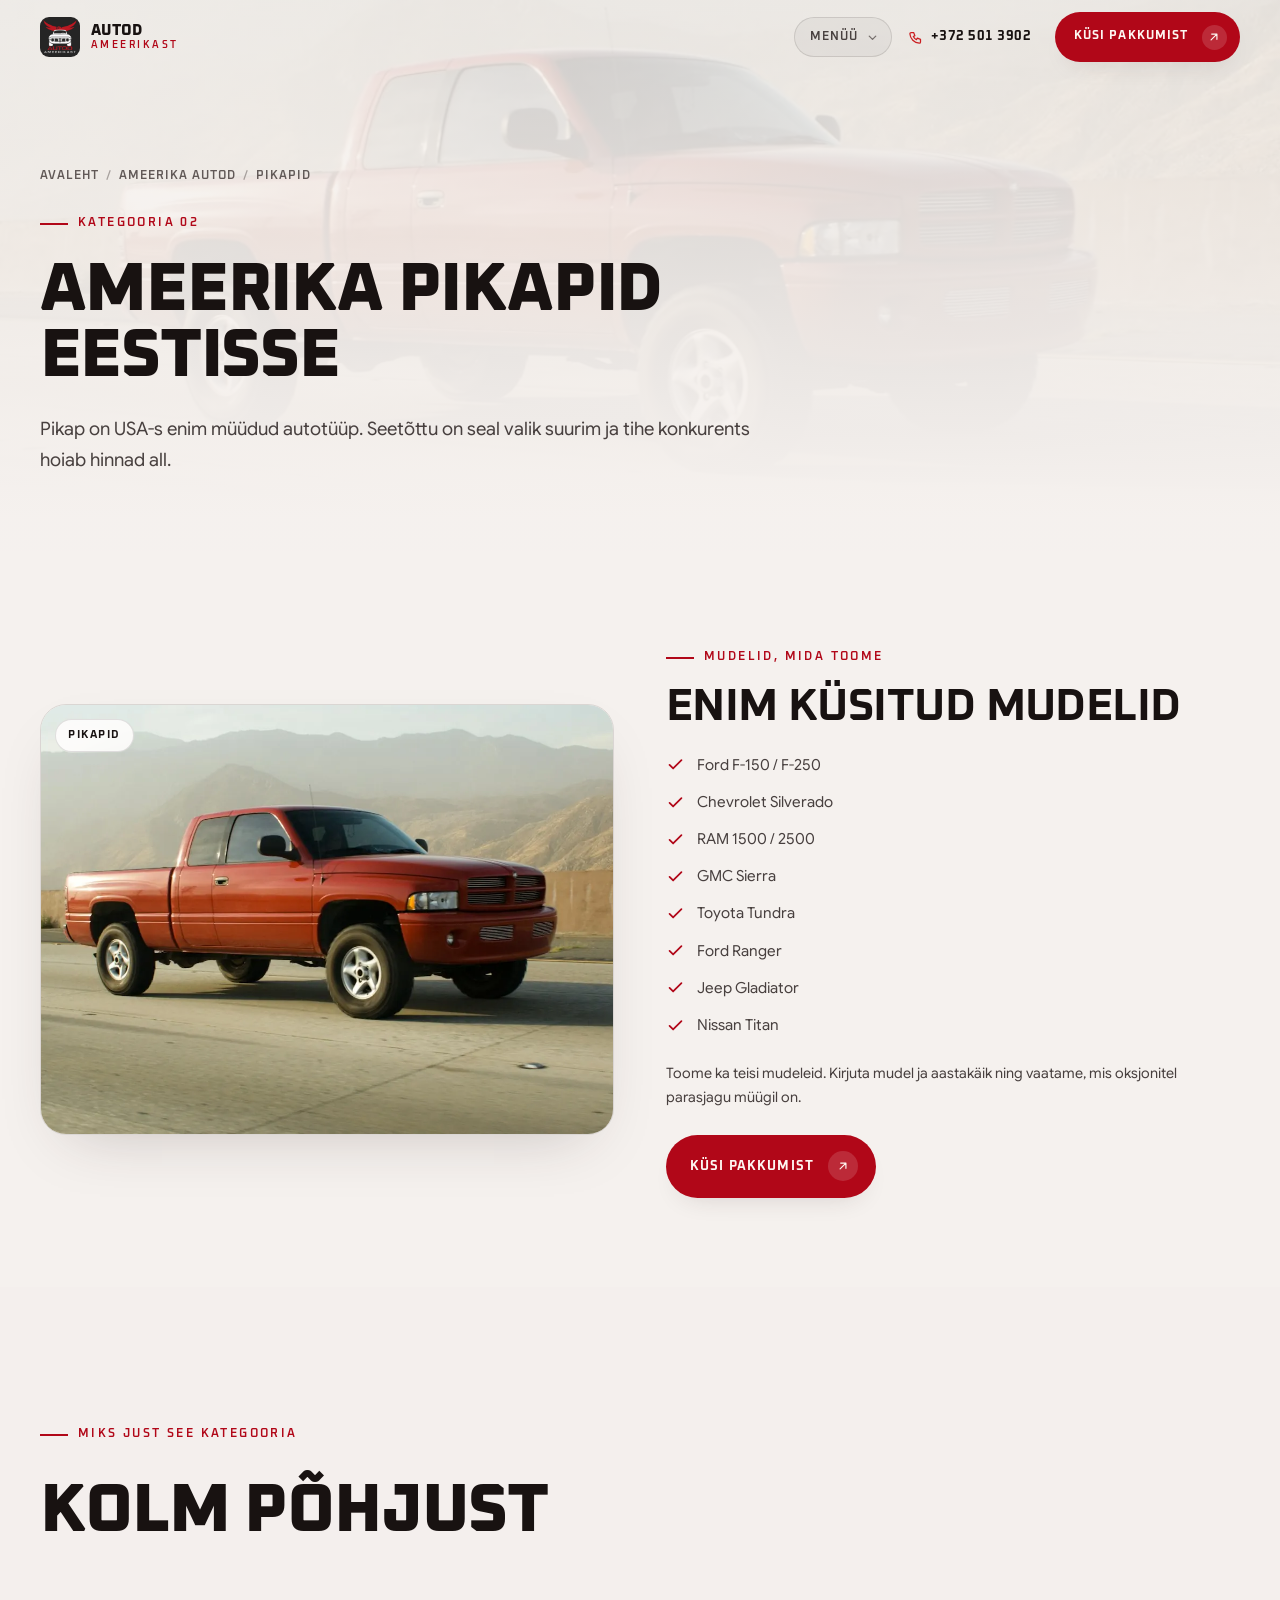
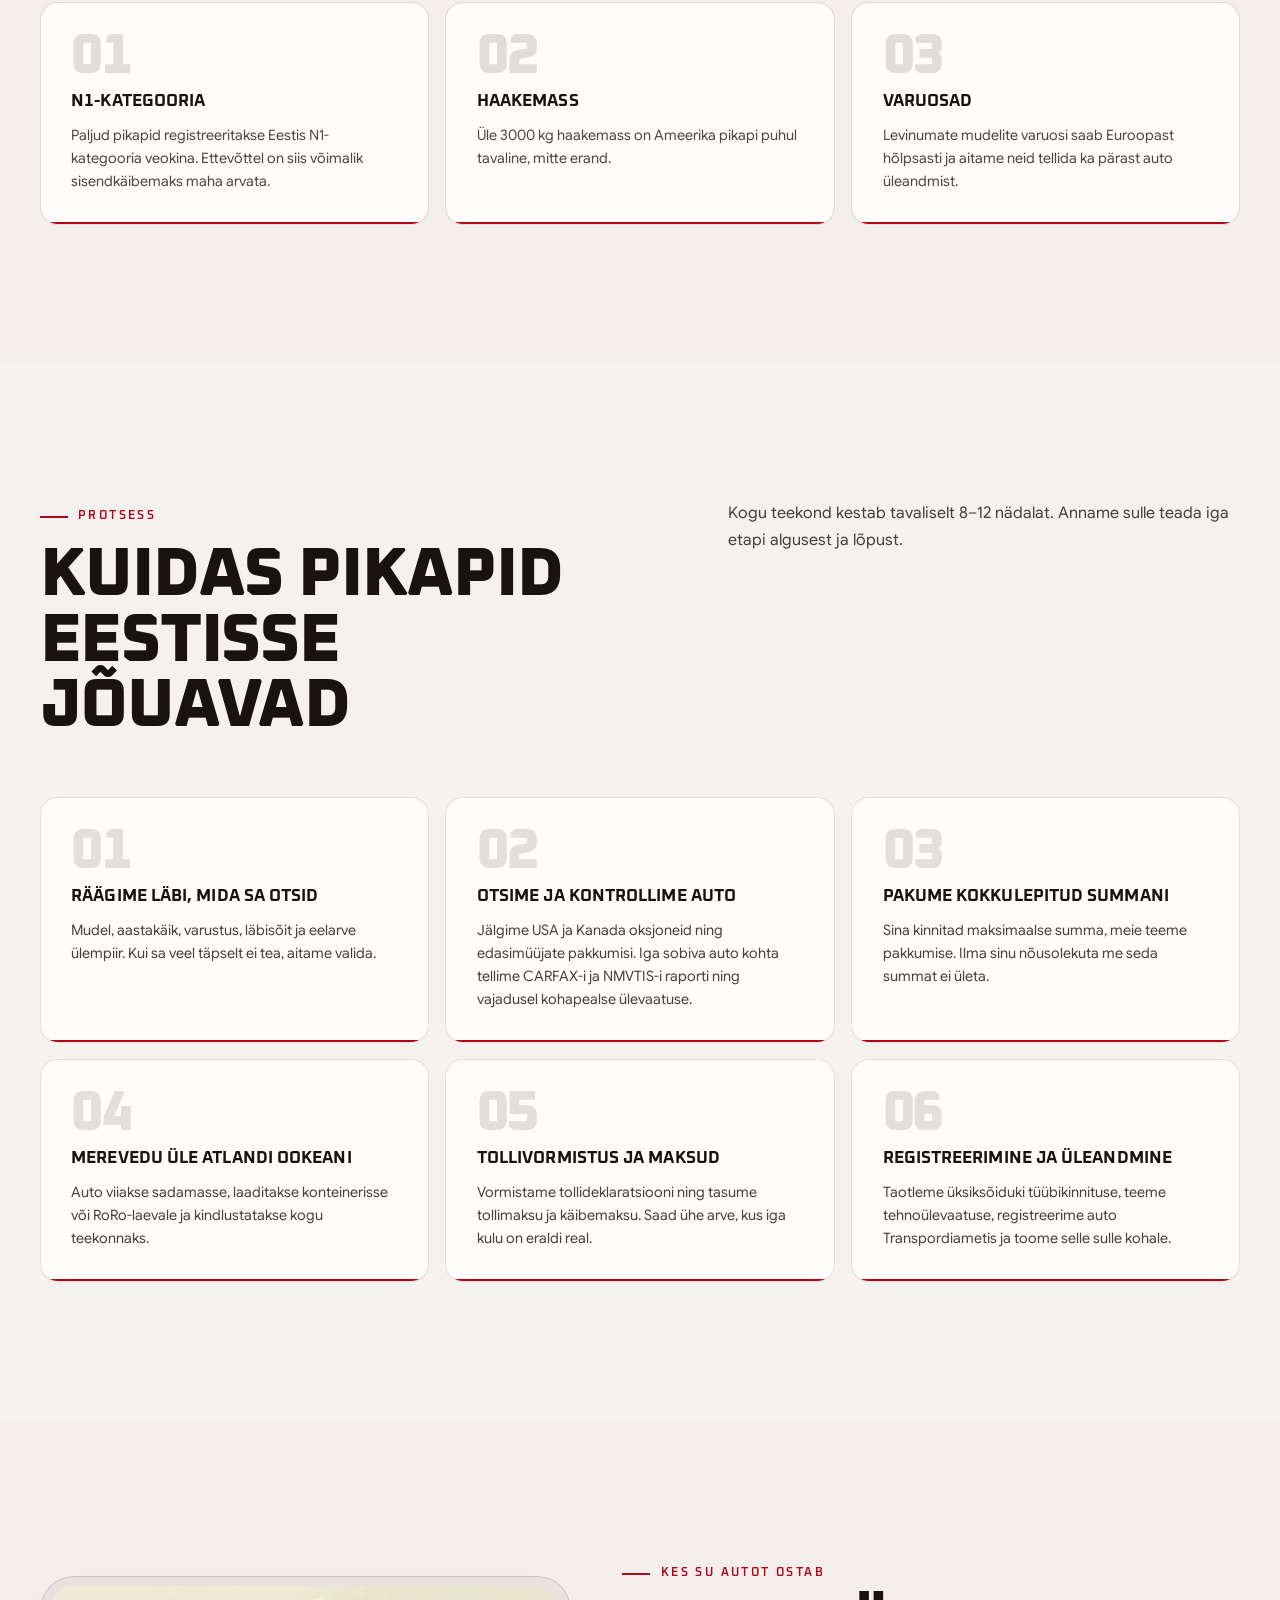
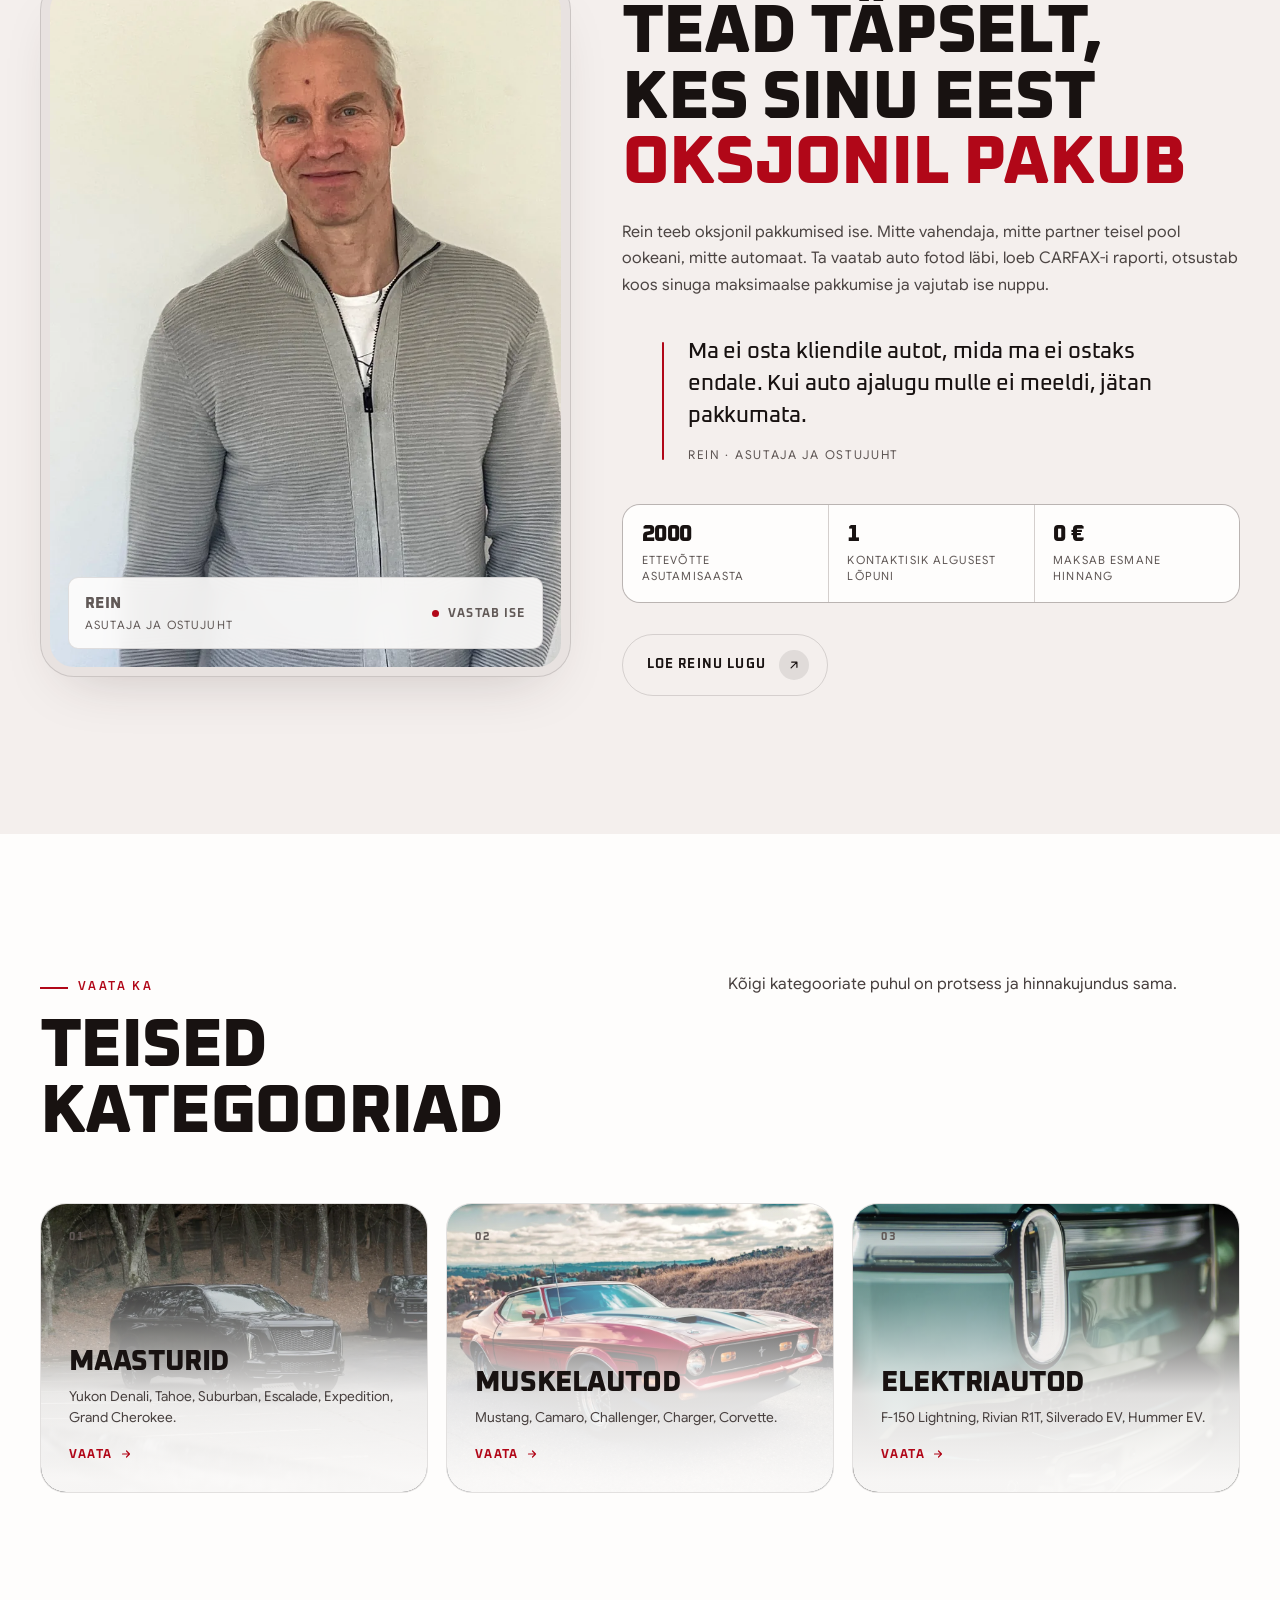
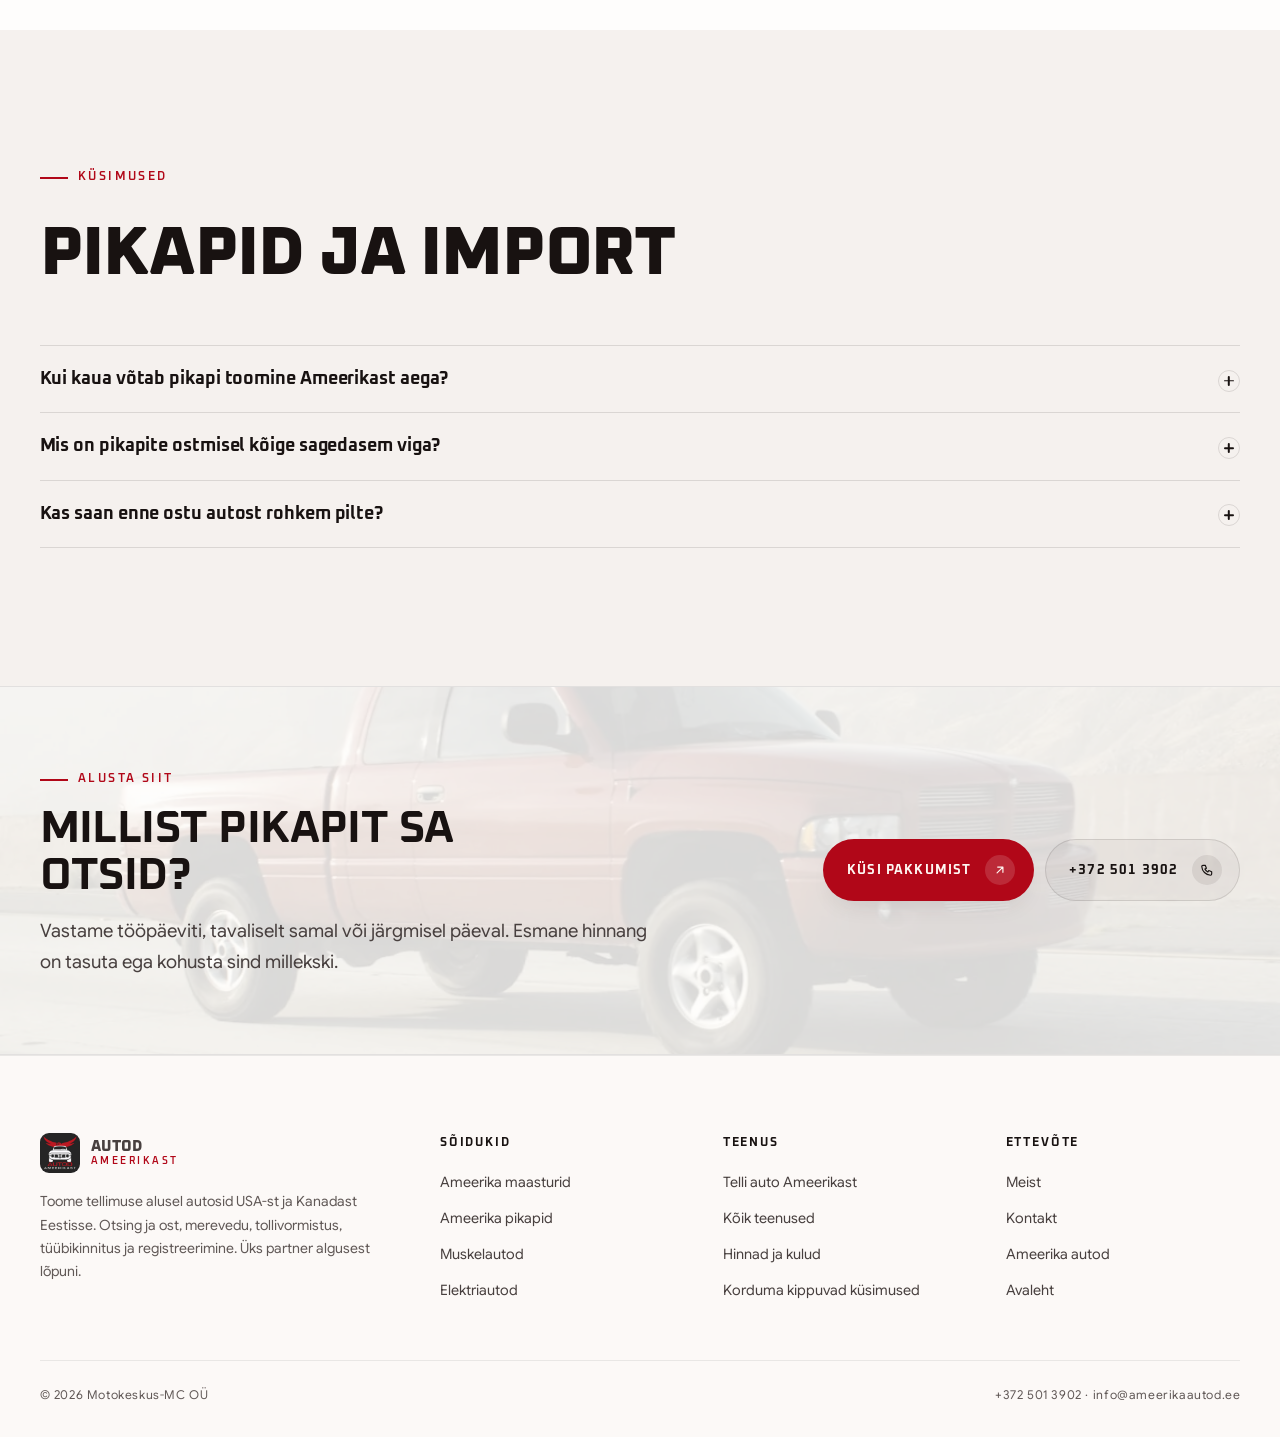
<file: ameerika-autod/pikapid/index.html>
<!doctype html>
<html lang="et">
<head>
<meta charset="utf-8">
<meta name="viewport" content="width=device-width, initial-scale=1">
<title>Ameerika pikapid Eestisse · hinnad ja tarneaeg</title>
<meta name="description" content="Ameerika pikapid Eestisse: F-150, Silverado, RAM 1500, Sierra, Tundra. Ost USA oksjonitelt, transport, toll ja registreerimine Eestis N1-kategoorias.">
<meta name="robots" content="index, follow, max-image-preview:large, max-snippet:-1">
<link rel="canonical" href="https://ameerikaautod.ee/ameerika-autod/pikapid/">
<meta name="theme-color" content="#faf8f6">
<meta name="color-scheme" content="only light">
<meta name="supported-color-schemes" content="light only">
<meta property="og:type" content="website">
<meta property="og:site_name" content="Autod Ameerikast">
<meta property="og:locale" content="et_EE">
<meta property="og:title" content="Ameerika pikapid Eestisse · hinnad ja tarneaeg">
<meta property="og:description" content="Ameerika pikapid Eestisse: F-150, Silverado, RAM 1500, Sierra, Tundra. Ost USA oksjonitelt, transport, toll ja registreerimine Eestis N1-kategoorias.">
<meta property="og:url" content="https://ameerikaautod.ee/ameerika-autod/pikapid/">
<meta property="og:image" content="https://ameerikaautod.ee/img/cars/pickup-orange.webp">
<meta property="og:image:alt" content="Autod Ameerikast">
<meta name="twitter:card" content="summary_large_image">
<meta name="twitter:title" content="Ameerika pikapid Eestisse · hinnad ja tarneaeg">
<meta name="twitter:description" content="Ameerika pikapid Eestisse: F-150, Silverado, RAM 1500, Sierra, Tundra. Ost USA oksjonitelt, transport, toll ja registreerimine Eestis N1-kategoorias.">
<meta name="twitter:image" content="https://ameerikaautod.ee/img/cars/pickup-orange.webp">
<link rel="icon" type="image/png" href="/img/brand/favicon.png">
<link rel="apple-touch-icon" href="/img/brand/favicon.png">
<link rel="preload" as="font" type="font/woff2" href="/fonts/Oxanium.woff2" crossorigin>
<link rel="preload" as="font" type="font/woff2" href="/fonts/GoogleSansFlex.woff2" crossorigin>
<link rel="stylesheet" href="/css/site.css?v=af9ed8b9">
<script type="application/ld+json">{"@context":"https://schema.org","@type":"AutoDealer","@id":"https://ameerikaautod.ee/#org","name":"Autod Ameerikast","legalName":"Motokeskus-MC OÜ","url":"https://ameerikaautod.ee/","logo":"https://ameerikaautod.ee/img/brand/logo.png","image":"https://ameerikaautod.ee/img/cars/hero-challenger.webp","telephone":"+372 501 3902","email":"info@ameerikaautod.ee","priceRange":"€€€","foundingDate":"2000-02-17","vatID":"EE100602175","taxID":"10643414","identifier":{"@type":"PropertyValue","name":"Äriregistri kood","value":"10643414"},"address":{"@type":"PostalAddress","addressLocality":"Tallinn","addressCountry":"EE"},"areaServed":{"@type":"Country","name":"Eesti"},"founder":{"@type":"Person","name":"Rein","jobTitle":"Asutaja ja ostujuht"},"knowsLanguage":["et","en"],"knowsAbout":["Ameerika autode import","Autode tellimine Ameerikast","USA oksjonitelt auto ostmine","Sõiduki tollivormistus","Eesti tüübikinnitus ja registreerimine"],"makesOffer":[{"@type":"Offer","itemOffered":{"@type":"Service","name":"Ameerika maasturid"}},{"@type":"Offer","itemOffered":{"@type":"Service","name":"Ameerika pikapid"}},{"@type":"Offer","itemOffered":{"@type":"Service","name":"Ameerika muskelautod"}},{"@type":"Offer","itemOffered":{"@type":"Service","name":"Ameerika elektriautod"}}]}</script>
<script type="application/ld+json">{"@context":"https://schema.org","@type":"WebSite","@id":"https://ameerikaautod.ee/#website","url":"https://ameerikaautod.ee/","name":"Autod Ameerikast","inLanguage":"et","publisher":{"@id":"https://ameerikaautod.ee/#org"}}</script>
<script type="application/ld+json">{"@context":"https://schema.org","@type":"BreadcrumbList","itemListElement":[{"@type":"ListItem","position":1,"name":"Avaleht","item":"https://ameerikaautod.ee/"},{"@type":"ListItem","position":2,"name":"Ameerika autod","item":"https://ameerikaautod.ee/ameerika-autod/"},{"@type":"ListItem","position":3,"name":"Pikapid","item":"https://ameerikaautod.ee/ameerika-autod/pikapid/"}]}</script>
<script type="application/ld+json">{"@context":"https://schema.org","@type":"FAQPage","mainEntity":[{"@type":"Question","name":"Kui kaua võtab pikapi toomine Ameerikast aega?","acceptedAnswer":{"@type":"Answer","text":"Tavaliselt 8–12 nädalat oksjoni võitmisest kuni Eesti numbrimärkideni. Kiirel hooajal, kui sadamad on ülekoormatud, võib merevedu võtta paar nädalat kauem."}},{"@type":"Question","name":"Mis on pikapite ostmisel kõige sagedasem viga?","acceptedAnswer":{"@type":"Answer","text":"Vaadatakse ainult oksjonihinda. Tegelik hind on ostuhind pluss transport, toll, käibemaks ja vormistus. Meie ütleme sulle kogusumma enne pakkumist ja seda me ei ületa."}},{"@type":"Question","name":"Kas saan enne ostu autost rohkem pilte?","acceptedAnswer":{"@type":"Answer","text":"Jah. Tellime kohapealse ülevaatuse koos lisafotode ja videoga, ka mootoriruumist ja auto põhja alt. See maksab 60–120 € ja ostu korral arvestame selle summa lõpparvest maha."}}]}</script>
<script type="application/ld+json">{"@context":"https://schema.org","@type":"ItemList","name":"Ameerika pikapid Eestisse","itemListElement":[{"@type":"ListItem","position":1,"name":"Ford F-150 / F-250"},{"@type":"ListItem","position":2,"name":"Chevrolet Silverado"},{"@type":"ListItem","position":3,"name":"RAM 1500 / 2500"},{"@type":"ListItem","position":4,"name":"GMC Sierra"},{"@type":"ListItem","position":5,"name":"Toyota Tundra"},{"@type":"ListItem","position":6,"name":"Ford Ranger"},{"@type":"ListItem","position":7,"name":"Jeep Gladiator"},{"@type":"ListItem","position":8,"name":"Nissan Titan"}]}</script>
</head>
<body>
<a class="skip" href="#sisu">Liigu sisu juurde</a>
<header class="hdr" id="hdr">
  <div class="wrap hdr__in">
    <a class="brand" href="/" aria-label="Autod Ameerikast, avaleht">
      <img src="/img/brand/logo.webp" alt="" width="40" height="40" fetchpriority="high">
      <span class="brand__txt"><span class="brand__a">Autod</span><span class="brand__b">Ameerikast</span></span>
    </a>
    <div class="menu" id="menu">
      <button class="menu__btn" id="menubtn" type="button" aria-expanded="false" aria-controls="menupop">Menüü<svg class="menu__chev" viewBox="0 0 24 24" aria-hidden="true"><path d="m6 9.5 6 6 6-6"/></svg></button>
      <nav class="menu__pop" id="menupop" aria-label="Peamenüü"><ul><li style="--i:0"><a href="/ameerika-autod/" aria-current="page"><span class="menu__lbl">Ameerika autod</span><span class="menu__note">Maasturid, pikapid, muskelautod</span></a></li><li style="--i:1"><a href="/telli-auto-ameerikast/"><span class="menu__lbl">Telli auto</span><span class="menu__note">Kuidas tellimine käib</span></a></li><li style="--i:2"><a href="/teenused/"><span class="menu__lbl">Teenused</span><span class="menu__note">Ost, transport, toll, registreerimine</span></a></li><li style="--i:3"><a href="/hinnakiri/"><span class="menu__lbl">Hinnad</span><span class="menu__note">Kui palju auto kokku maksab</span></a></li><li style="--i:4"><a href="/meist/"><span class="menu__lbl">Meist</span><span class="menu__note">Kes sinu auto ostab</span></a></li><li style="--i:5"><a href="/kontakt/"><span class="menu__lbl">Kontakt</span><span class="menu__note">Küsi pakkumist</span></a></li><li style="--i:6"><a href="/kkk/"><span class="menu__lbl">KKK</span><span class="menu__note">Vastused küsimustele</span></a></li></ul></nav>
    </div>
    <a class="hdr__tel" href="tel:+3725013902"><svg viewBox="0 0 24 24" aria-hidden="true"><path d="M5 4h4l2 5-2.5 1.5a11 11 0 0 0 5 5L15 13l5 2v4a2 2 0 0 1-2 2A16 16 0 0 1 3 6a2 2 0 0 1 2-2"/></svg>+372 501 3902</a>
    <span class="hdr__cta"><a class="btn btn--primary btn--sm" href="/kontakt/">Küsi pakkumist<span class="btn__ic"><svg viewBox="0 0 24 24" aria-hidden="true"><path d="M7 17 17 7M8 7h9v9"/></svg></span></a></span>
    <button class="burger" id="burger" aria-expanded="false" aria-controls="sheet" aria-label="Ava menüü"><i aria-hidden="true"></i></button>
  </div>
</header>

<div class="sheet" id="sheet" aria-hidden="true">
  <div></div>
  <nav class="sheet__nav" aria-label="Mobiilimenüü">
    <ul><li><a href="/ameerika-autod/" style="--i:0">Ameerika autod<span>Maasturid, pikapid, muskelautod</span></a></li><li><a href="/telli-auto-ameerikast/" style="--i:1">Telli auto<span>Kuidas tellimine käib</span></a></li><li><a href="/teenused/" style="--i:2">Teenused<span>Ost, transport, toll, registreerimine</span></a></li><li><a href="/hinnakiri/" style="--i:3">Hinnad<span>Kui palju auto kokku maksab</span></a></li><li><a href="/meist/" style="--i:4">Meist<span>Kes sinu auto ostab</span></a></li><li><a href="/kontakt/" style="--i:5">Kontakt<span>Küsi pakkumist</span></a></li><li><a href="/kkk/" style="--i:6">KKK<span>Vastused küsimustele</span></a></li></ul>
  </nav>
  <div class="sheet__foot">
    <a class="btn btn--ghost btn--wide" href="tel:+3725013902">+372 501 3902<span class="btn__ic"><svg viewBox="0 0 24 24" aria-hidden="true"><path d="M5 4h4l2 5-2.5 1.5a11 11 0 0 0 5 5L15 13l5 2v4a2 2 0 0 1-2 2A16 16 0 0 1 3 6a2 2 0 0 1 2-2"/></svg></span></a>
    <a class="btn btn--primary btn--wide" href="/kontakt/">Küsi pakkumist<span class="btn__ic"><svg viewBox="0 0 24 24" aria-hidden="true"><path d="M7 17 17 7M8 7h9v9"/></svg></span></a>
  </div>
</div>
<main id="sisu">


<section class="phero">
  <div class="phero__media" aria-hidden="true"><img src="/img/cars/pickup-orange.webp" width="1600" height="900" alt="" fetchpriority="high" decoding="async"></div>
  <div class="phero__veil" aria-hidden="true"></div>
  <div class="wrap phero__in">
    <nav class="crumbs" aria-label="Asukoht lehel"><a href="/">Avaleht</a><span>/</span><a href="/ameerika-autod/">Ameerika autod</a><span>/</span><em style="font-style:normal">Pikapid</em></nav>
    <span class="kicker" style="margin-top:.6rem">Kategooria 02</span>
    <h1 class="d1">Ameerika pikapid Eestisse</h1>
    <p class="lede">Pikap on USA-s enim müüdud autotüüp. Seetõttu on seal valik suurim ja tihe konkurents hoiab hinnad all.</p>
  </div>
</section>

<section class="sec sec--tight sec--raise">
  <div class="wrap split">
    <div class="rv"><div class="frame"><img src="/img/cars/pickup-orange.webp" width="1200" height="900" alt="Oranž pikap sõidab maanteel" loading="lazy" decoding="async"><span class="frame__chip">Pikapid</span></div></div>
    <div class="rv">
      <span class="kicker">Mudelid, mida toome</span>
      <h2 class="d2" style="margin-top:1rem">Enim küsitud mudelid</h2>
      <ul class="checks" style="margin-top:1.4rem">
        <li><svg viewBox="0 0 24 24" aria-hidden="true"><path d="m4.5 12.5 4.5 4.5L19.5 6.5"/></svg><span>Ford F-150 / F-250</span></li><li><svg viewBox="0 0 24 24" aria-hidden="true"><path d="m4.5 12.5 4.5 4.5L19.5 6.5"/></svg><span>Chevrolet Silverado</span></li><li><svg viewBox="0 0 24 24" aria-hidden="true"><path d="m4.5 12.5 4.5 4.5L19.5 6.5"/></svg><span>RAM 1500 / 2500</span></li><li><svg viewBox="0 0 24 24" aria-hidden="true"><path d="m4.5 12.5 4.5 4.5L19.5 6.5"/></svg><span>GMC Sierra</span></li><li><svg viewBox="0 0 24 24" aria-hidden="true"><path d="m4.5 12.5 4.5 4.5L19.5 6.5"/></svg><span>Toyota Tundra</span></li><li><svg viewBox="0 0 24 24" aria-hidden="true"><path d="m4.5 12.5 4.5 4.5L19.5 6.5"/></svg><span>Ford Ranger</span></li><li><svg viewBox="0 0 24 24" aria-hidden="true"><path d="m4.5 12.5 4.5 4.5L19.5 6.5"/></svg><span>Jeep Gladiator</span></li><li><svg viewBox="0 0 24 24" aria-hidden="true"><path d="m4.5 12.5 4.5 4.5L19.5 6.5"/></svg><span>Nissan Titan</span></li>
      </ul>
      <p class="prose" style="font-size:.9rem">Toome ka teisi mudeleid. Kirjuta mudel ja aastakäik ning vaatame, mis oksjonitel parasjagu müügil on.</p>
      <div style="margin-top:1.6rem"><a class="btn btn--primary" href="/kontakt/">Küsi pakkumist<span class="btn__ic"><svg viewBox="0 0 24 24" aria-hidden="true"><path d="M7 17 17 7M8 7h9v9"/></svg></span></a></div>
    </div>
  </div>
</section>

<section class="sec sec--light">
  <div class="wrap">
    <div class="sec__head"><span class="kicker kicker--light">Miks just see kategooria</span><h2 class="d1" style="margin-top:1rem">Kolm põhjust</h2></div>
    <ol class="rail" style="grid-template-columns:repeat(auto-fit,minmax(min(100%,280px),1fr))">
      <li class="step"><span class="step__n" aria-hidden="true">01</span><h3>N1-kategooria</h3><p>Paljud pikapid registreeritakse Eestis N1-kategooria veokina. Ettevõttel on siis võimalik sisendkäibemaks maha arvata.</p><span class="step__bar" aria-hidden="true"></span></li><li class="step"><span class="step__n" aria-hidden="true">02</span><h3>Haakemass</h3><p>Üle 3000 kg haakemass on Ameerika pikapi puhul tavaline, mitte erand.</p><span class="step__bar" aria-hidden="true"></span></li><li class="step"><span class="step__n" aria-hidden="true">03</span><h3>Varuosad</h3><p>Levinumate mudelite varuosi saab Euroopast hõlpsasti ja aitame neid tellida ka pärast auto üleandmist.</p><span class="step__bar" aria-hidden="true"></span></li>
    </ol>
  </div>
</section>


<section class="sec sec--raise">
  <div class="wrap">
    <div class="sec__head sec__head--split">
      <div>
        <span class="kicker ">Protsess</span>
        <h2 class="d1" style="margin-top:1rem">Kuidas pikapid Eestisse jõuavad</h2>
      </div>
      <p>Kogu teekond kestab tavaliselt 8–12 nädalat. Anname sulle teada iga etapi algusest ja lõpust.</p>
    </div>
    <ol class="rail">
      <li class="step">
        <span class="step__n" aria-hidden="true">01</span>
        <h3>Räägime läbi, mida sa otsid</h3>
        <p>Mudel, aastakäik, varustus, läbisõit ja eelarve ülempiir. Kui sa veel täpselt ei tea, aitame valida.</p>
        <span class="step__bar" aria-hidden="true"></span>
      </li><li class="step">
        <span class="step__n" aria-hidden="true">02</span>
        <h3>Otsime ja kontrollime auto</h3>
        <p>Jälgime USA ja Kanada oksjoneid ning edasimüüjate pakkumisi. Iga sobiva auto kohta tellime CARFAX-i ja NMVTIS-i raporti ning vajadusel kohapealse ülevaatuse.</p>
        <span class="step__bar" aria-hidden="true"></span>
      </li><li class="step">
        <span class="step__n" aria-hidden="true">03</span>
        <h3>Pakume kokkulepitud summani</h3>
        <p>Sina kinnitad maksimaalse summa, meie teeme pakkumise. Ilma sinu nõusolekuta me seda summat ei ületa.</p>
        <span class="step__bar" aria-hidden="true"></span>
      </li><li class="step">
        <span class="step__n" aria-hidden="true">04</span>
        <h3>Merevedu üle Atlandi ookeani</h3>
        <p>Auto viiakse sadamasse, laaditakse konteinerisse või RoRo-laevale ja kindlustatakse kogu teekonnaks.</p>
        <span class="step__bar" aria-hidden="true"></span>
      </li><li class="step">
        <span class="step__n" aria-hidden="true">05</span>
        <h3>Tollivormistus ja maksud</h3>
        <p>Vormistame tollideklaratsiooni ning tasume tollimaksu ja käibemaksu. Saad ühe arve, kus iga kulu on eraldi real.</p>
        <span class="step__bar" aria-hidden="true"></span>
      </li><li class="step">
        <span class="step__n" aria-hidden="true">06</span>
        <h3>Registreerimine ja üleandmine</h3>
        <p>Taotleme üksiksõiduki tüübikinnituse, teeme tehnoülevaatuse, registreerime auto Transpordiametis ja toome selle sulle kohale.</p>
        <span class="step__bar" aria-hidden="true"></span>
      </li>
    </ol>
  </div>
</section>

<section class="sec founder sec--light">
  <div class="wrap founder__grid">
    <div class="rv">
      <div class="shell">
        <div class="shell__core">
          <img src="/img/founder/rein-portrait.webp" width="824" height="1100"
               alt="Rein, Autod Ameerikast asutaja, halli tõmblukuga kampsunis" loading="lazy" decoding="async">
          <div class="founder__tag">
            <span><b>Rein</b><span>Asutaja ja ostujuht</span></span>
            <span class="sig"><i></i>Vastab ise</span>
          </div>
        </div>
      </div>
    </div>
    <div class="rv">
      <span class="kicker kicker--light">Kes su autot ostab</span>
      <h2 class="d1" style="margin-top:1rem">Tead täpselt,<br>kes sinu eest<br><span class="mark">oksjonil pakub</span></h2>
      <div class="prose" style="margin-top:1.4rem">
        <p>Rein teeb oksjonil pakkumised ise. Mitte vahendaja, mitte partner teisel pool ookeani, mitte automaat. Ta vaatab auto fotod läbi, loeb CARFAX-i raporti, otsustab koos sinuga maksimaalse pakkumise ja vajutab ise nuppu.</p>
        
      </div>
      <blockquote class="quote">
        <p>Ma ei osta kliendile autot, mida ma ei ostaks endale. Kui auto ajalugu mulle ei meeldi, jätan pakkumata.</p>
        <cite>Rein · Asutaja ja ostujuht</cite>
      </blockquote>
      <div class="cred">
        <div><b>2000</b><span>ettevõtte asutamisaasta</span></div>
        <div><b>1</b><span>kontaktisik algusest lõpuni</span></div>
        <div><b>0 &euro;</b><span>maksab esmane hinnang</span></div>
      </div>
      <div style="margin-top:1.9rem"><a class="btn btn--outline-light" href="/meist/">Loe Reinu lugu<span class="btn__ic"><svg viewBox="0 0 24 24" aria-hidden="true"><path d="M7 17 17 7M8 7h9v9"/></svg></span></a></div>
    </div>
  </div>
</section>

<section class="sec sec--sheet">
  <div class="wrap">
    <div class="sec__head sec__head--split">
      <div><span class="kicker">Vaata ka</span><h2 class="d1" style="margin-top:1rem">Teised kategooriad</h2></div>
      <p>Kõigi kategooriate puhul on protsess ja hinnakujundus sama.</p>
    </div>
    <div class="bento">
      <a class="tile tile--third" href="/ameerika-autod/maasturid/">
        <img src="/img/cars/suv-escalade.webp" width="1200" height="900" alt="Must Cadillac Escalade parklas lehtedeta puude taustal" loading="lazy" decoding="async">
        <span class="tile__idx">01</span>
        <span class="tile__body"><h3>Maasturid</h3><p>Yukon Denali, Tahoe, Suburban, Escalade, Expedition, Grand Cherokee.</p><span class="tile__go">Vaata<svg viewBox="0 0 24 24" aria-hidden="true"><path d="M5 12h14M13 6l6 6-6 6"/></svg></span></span>
      </a><a class="tile tile--third" href="/ameerika-autod/muskelautod/">
        <img src="/img/cars/muscle-mustang.webp" width="1200" height="900" alt="Punane Ford Mustang Mach 1 kurvis maanteel" loading="lazy" decoding="async">
        <span class="tile__idx">02</span>
        <span class="tile__body"><h3>Muskelautod</h3><p>Mustang, Camaro, Challenger, Charger, Corvette.</p><span class="tile__go">Vaata<svg viewBox="0 0 24 24" aria-hidden="true"><path d="M5 12h14M13 6l6 6-6 6"/></svg></span></span>
      </a><a class="tile tile--third" href="/ameerika-autod/elektriautod/">
        <img src="/img/cars/ev-truck.webp" width="1200" height="900" alt="Rohekassinise elektripikapi esivõre ja valgusriba lähivaates" loading="lazy" decoding="async">
        <span class="tile__idx">03</span>
        <span class="tile__body"><h3>Elektriautod</h3><p>F-150 Lightning, Rivian R1T, Silverado EV, Hummer EV.</p><span class="tile__go">Vaata<svg viewBox="0 0 24 24" aria-hidden="true"><path d="M5 12h14M13 6l6 6-6 6"/></svg></span></span>
      </a>
    </div>
  </div>
</section>

<section class="sec sec--raise">
  <div class="wrap">
    <div class="sec__head"><span class="kicker">Küsimused</span><h2 class="d1" style="margin-top:1rem">Pikapid ja import</h2></div>
    <div class="faq"><details>
      <summary>Kui kaua võtab pikapi toomine Ameerikast aega?<i aria-hidden="true"></i></summary>
      <div class="faq__a"><div><p>Tavaliselt 8–12 nädalat oksjoni võitmisest kuni Eesti numbrimärkideni. Kiirel hooajal, kui sadamad on ülekoormatud, võib merevedu võtta paar nädalat kauem.</p></div></div>
    </details><details>
      <summary>Mis on pikapite ostmisel kõige sagedasem viga?<i aria-hidden="true"></i></summary>
      <div class="faq__a"><div><p>Vaadatakse ainult oksjonihinda. Tegelik hind on ostuhind pluss transport, toll, käibemaks ja vormistus. Meie ütleme sulle kogusumma enne pakkumist ja seda me ei ületa.</p></div></div>
    </details><details>
      <summary>Kas saan enne ostu autost rohkem pilte?<i aria-hidden="true"></i></summary>
      <div class="faq__a"><div><p>Jah. Tellime kohapealse ülevaatuse koos lisafotode ja videoga, ka mootoriruumist ja auto põhja alt. See maksab 60–120 € ja ostu korral arvestame selle summa lõpparvest maha.</p></div></div>
    </details></div>
  </div>
</section>


<section class="band">
  <div class="band__bg" aria-hidden="true"><img src="/img/cars/pickup-orange.webp" width="1400" height="700" alt="" loading="lazy" decoding="async"></div>
  <div class="wrap band__in">
    <div class="rv">
      <span class="kicker">Alusta siit</span>
      <h2 class="d2" style="margin-top:1rem">Millist pikapit sa otsid?</h2>
      <p class="lede" style="margin-top:1rem;max-width:52ch">Vastame tööpäeviti, tavaliselt samal või järgmisel päeval. Esmane hinnang on tasuta ega kohusta sind millekski.</p>
    </div>
    <div class="band__acts rv">
      <a class="btn btn--primary" href="/kontakt/">Küsi pakkumist<span class="btn__ic"><svg viewBox="0 0 24 24" aria-hidden="true"><path d="M7 17 17 7M8 7h9v9"/></svg></span></a>
      <a class="btn btn--ghost" href="tel:+3725013902">+372 501 3902<span class="btn__ic"><svg viewBox="0 0 24 24" aria-hidden="true"><path d="M5 4h4l2 5-2.5 1.5a11 11 0 0 0 5 5L15 13l5 2v4a2 2 0 0 1-2 2A16 16 0 0 1 3 6a2 2 0 0 1 2-2"/></svg></span></a>
    </div>
  </div>
</section>
</main>
<footer class="ftr">
  <div class="wrap">
    <div class="ftr__grid">
      <div class="ftr__col ftr__about">
        <a class="brand" href="/" aria-label="Autod Ameerikast, avaleht">
          <img src="/img/brand/logo.webp" alt="" width="40" height="40" loading="lazy">
          <span class="brand__txt"><span class="brand__a">Autod</span><span class="brand__b">Ameerikast</span></span>
        </a>
        <p>Toome tellimuse alusel autosid USA-st ja Kanadast Eestisse. Otsing ja ost, merevedu, tollivormistus, tüübikinnitus ja registreerimine. Üks partner algusest lõpuni.</p>
      </div>
      <div class="ftr__col">
        <h2 class="ftr__h">Sõidukid</h2>
        <ul><li><a href="/ameerika-autod/maasturid/">Ameerika maasturid</a></li><li><a href="/ameerika-autod/pikapid/">Ameerika pikapid</a></li><li><a href="/ameerika-autod/muskelautod/">Muskelautod</a></li><li><a href="/ameerika-autod/elektriautod/">Elektriautod</a></li></ul>
      </div><div class="ftr__col">
        <h2 class="ftr__h">Teenus</h2>
        <ul><li><a href="/telli-auto-ameerikast/">Telli auto Ameerikast</a></li><li><a href="/teenused/">Kõik teenused</a></li><li><a href="/hinnakiri/">Hinnad ja kulud</a></li><li><a href="/kkk/">Korduma kippuvad küsimused</a></li></ul>
      </div><div class="ftr__col">
        <h2 class="ftr__h">Ettevõte</h2>
        <ul><li><a href="/meist/">Meist</a></li><li><a href="/kontakt/">Kontakt</a></li><li><a href="/ameerika-autod/">Ameerika autod</a></li><li><a href="/">Avaleht</a></li></ul>
      </div>
    </div>
    <div class="ftr__bot">
      <span>© 2026 Motokeskus-MC OÜ</span>
      <span><a href="tel:+3725013902">+372 501 3902</a> · <a href="mailto:info@ameerikaautod.ee">info@ameerikaautod.ee</a></span>
    </div>
  </div>
</footer>
<script src="/js/site.js?v=0c613868" defer></script>
</body>
</html>
</file>
<file: css/site.css>
/* ===========================================================
   AUTOD AMEERIKAST — design system
   Oxanium (display) + Google Sans Flex (body), self-hosted.
   =========================================================== */

@font-face{
  font-family:"Oxanium";
  src:url("/fonts/Oxanium.woff2") format("woff2-variations"),
      url("/fonts/Oxanium.woff2") format("woff2");
  font-weight:300 800; font-style:normal; font-display:swap;
}
@font-face{
  font-family:"GS Flex";
  src:url("/fonts/GoogleSansFlex.woff2") format("woff2-variations"),
      url("/fonts/GoogleSansFlex.woff2") format("woff2");
  font-weight:300 800; font-style:normal; font-display:swap;
}

:root{
  /* ---- surface: every neutral tinted toward the brand hue ---- */
  /* LIGHT ONLY: the ink-* names are kept so selectors stay stable,
     but every surface is now light. No dark theme exists. */
  color-scheme:light only;
  --ink-900:oklch(98.4% .004 60);   /* page */
  --ink-850:oklch(96% .006 55);     /* raised band */
  --ink-800:oklch(99.4% .002 60);   /* cards */
  --ink-750:oklch(94% .007 55);
  --ink-700:oklch(90% .008 50);
  --ink-600:oklch(82% .009 45);
  --ink-500:oklch(66% .009 35);

  --paper:oklch(95.6% .006 55);
  --paper-2:oklch(99.4% .002 60);
  --paper-3:oklch(88% .008 50);

  --brand:oklch(48% .192 26);
  --brand-hi:oklch(54% .205 27);
  --brand-text:oklch(48% .192 26);   /* small text on light: AA-safe */
  --brand-dim:oklch(38% .145 26);

  /* ---- text ---- */
  /* on-dark-* now hold DARK text for the light surfaces */
  --on-dark-1:oklch(19% .010 28);
  --on-dark-2:oklch(38% .010 30);
  --on-dark-3:oklch(47% .011 32);
  --on-light-1:oklch(19% .010 28);
  --on-light-2:oklch(40% .010 30);
  --on-light-3:oklch(46% .011 32);

  --line-dark:oklch(19% .01 28 / .12);
  --line-dark-2:oklch(19% .01 28 / .08);
  --line-light:oklch(19% .01 28 / .14);

  /* ---- type ---- */
  --display:"Oxanium","Arial Narrow",system-ui,sans-serif;
  --body:"GS Flex",system-ui,-apple-system,"Segoe UI",sans-serif;

  --t-hero:clamp(2.6rem,1.05rem + 5.1vw,5.4rem);
  --t-d1:clamp(2.1rem,1.1rem + 3.9vw,4.25rem);
  --t-d2:clamp(1.65rem,1.08rem + 2.2vw,2.9rem);
  --t-d3:clamp(1.3rem,1.07rem + .9vw,1.85rem);
  --t-lg:clamp(1.03rem,.98rem + .22vw,1.19rem);
  --t-base:1rem;
  --t-sm:.875rem;
  --t-xs:.75rem;

  /* ---- space ---- */
  --sec:clamp(5.5rem,3rem + 7vw,10.5rem);
  --sec-tight:clamp(3.5rem,2rem + 4.5vw,6.5rem);
  --gut:clamp(1.15rem,.55rem + 2.4vw,2.75rem);
  --maxw:1280px;
  --maxw-narrow:860px;

  /* ---- radius / depth ---- */
  --r-xs:4px; --r-sm:10px; --r-md:18px; --r-lg:26px; --r-xl:34px;
  --lift:0 24px 60px -30px oklch(28% .03 28 / .26);
  --lift-sm:0 12px 28px -16px oklch(28% .03 28 / .2);
  --inner-hi:inset 0 1px 0 oklch(100% 0 0 / .7);

  /* ---- motion ---- */
  --ease-out:cubic-bezier(.23,1,.32,1);
  --ease-mv:cubic-bezier(.77,0,.175,1);
  --ease-soft:cubic-bezier(.32,.72,0,1);
}

*,*::before,*::after{box-sizing:border-box}
html{-webkit-text-size-adjust:100%;scroll-behavior:smooth;color-scheme:light only;background:var(--ink-900)}
@media (prefers-reduced-motion:reduce){html{scroll-behavior:auto}}
body{
  margin:0;background:var(--ink-900);color:var(--on-dark-1);
  font-family:var(--body);font-size:var(--t-base);font-weight:400;
  line-height:1.65;-webkit-font-smoothing:antialiased;
  text-rendering:optimizeLegibility;overflow-x:hidden;
}
img,svg,video{display:block;max-width:100%}
img{height:auto}
a{color:inherit;text-decoration:none}
ul,ol{list-style:none;margin:0;padding:0}
p{margin:0}
h1,h2,h3,h4{margin:0;font-weight:inherit}
button{font:inherit;color:inherit;background:none;border:0;cursor:pointer}
input,textarea,select{font:inherit;color:inherit}
:focus-visible{outline:2px solid var(--brand-hi);outline-offset:3px;border-radius:2px}

.vh{position:absolute;width:1px;height:1px;margin:-1px;padding:0;overflow:hidden;clip:rect(0 0 0 0);clip-path:inset(50%);white-space:nowrap;border:0}
.wrap{width:100%;max-width:var(--maxw);margin-inline:auto;padding-inline:var(--gut)}
.wrap-narrow{width:100%;max-width:var(--maxw-narrow);margin-inline:auto;padding-inline:var(--gut)}
.skip{position:absolute;left:-9999px;top:0;z-index:200;background:var(--brand);color:#fff;padding:12px 20px;font-family:var(--display);font-weight:700}
.skip:focus{left:12px;top:12px}

/* ---------- type primitives ---------- */
.kicker{
  font-family:var(--display);font-weight:600;font-size:var(--t-xs);
  letter-spacing:.2em;text-transform:uppercase;color:var(--brand-text);
  display:inline-flex;align-items:center;gap:.65rem;
}
.kicker::before{content:"";width:28px;height:2px;background:var(--brand);flex:none}
.kicker--plain::before{display:none}
.kicker--light{color:var(--brand)}

.d-hero{font-family:var(--display);font-weight:800;font-size:var(--t-hero);line-height:.92;letter-spacing:-.022em;text-transform:uppercase}
.d1{font-family:var(--display);font-weight:800;font-size:var(--t-d1);line-height:.97;letter-spacing:-.018em;text-transform:uppercase}
.d2{font-family:var(--display);font-weight:700;font-size:var(--t-d2);line-height:1.02;letter-spacing:-.012em;text-transform:uppercase}
.d3{font-family:var(--display);font-weight:700;font-size:var(--t-d3);line-height:1.1;letter-spacing:-.008em}
.lede{font-size:var(--t-lg);line-height:1.68;color:var(--on-dark-2);max-width:62ch}
.prose{color:var(--on-dark-2);max-width:68ch}
.prose p + p{margin-top:1.05em}
.on-light .lede,.on-light .prose{color:var(--on-light-2)}
.mark{color:var(--brand-text)}
.on-light .mark{color:var(--brand)}
.num{font-family:var(--display);font-variant-numeric:tabular-nums;font-weight:700}

/* ---------- buttons ---------- */
.btn{
  position:relative;display:inline-flex;align-items:center;gap:.85rem;
  font-family:var(--display);font-weight:700;font-size:.8125rem;
  letter-spacing:.09em;text-transform:uppercase;
  padding:.95rem 1.1rem .95rem 1.45rem;border-radius:999px;
  border:1px solid transparent;isolation:isolate;
  transition:background-color .22s var(--ease-out),color .22s var(--ease-out),
             border-color .22s var(--ease-out),transform .16s var(--ease-out);
}
.btn:active{transform:scale(.975)}
.btn__ic{
  display:grid;place-items:center;width:30px;height:30px;border-radius:999px;flex:none;
  background:oklch(100% 0 0 / .14);
  transition:transform .3s var(--ease-out),background-color .22s var(--ease-out);
}
.btn__ic svg{width:14px;height:14px;stroke:currentColor;stroke-width:2;fill:none;stroke-linecap:round;stroke-linejoin:round}
.btn--primary{background:var(--brand);color:oklch(98% .01 60);box-shadow:var(--lift-sm)}
.btn--ghost{background:oklch(19% .01 28 / .04);color:var(--on-dark-1);border-color:var(--line-dark)}
.sec--light .btn--ghost{background:oklch(19% .01 28 / .05);color:var(--on-light-1);border-color:var(--line-light)}
.sec--light .btn--ghost .btn__ic{background:oklch(19% .01 28 / .09)}
.btn--ghost .btn__ic{background:oklch(19% .01 28 / .08)}
.btn--solid-light{background:var(--on-light-1);color:var(--paper-2)}
.btn--outline-light{background:transparent;color:var(--on-light-1);border-color:var(--line-light)}
.btn--outline-light .btn__ic{background:oklch(19% .01 28 / .09)}
@media (hover:hover) and (pointer:fine){
  .btn--primary:hover{background:var(--brand-hi)}
  .btn--ghost:hover{background:oklch(19% .01 28 / .08);border-color:oklch(19% .01 28 / .24)}
  .btn--solid-light:hover{background:var(--brand)}
  .btn--outline-light:hover{background:var(--brand);color:oklch(98% .01 60);border-color:var(--brand)}
  .btn--outline-light:hover .btn__ic{background:oklch(100% 0 0 / .14)}
  .btn:hover .btn__ic{transform:translate(2px,-2px)}
}
.btn--sm{font-size:.75rem;padding:.7rem .8rem .7rem 1.1rem}
.btn--sm .btn__ic{width:25px;height:25px}
.btn--wide{width:100%;justify-content:space-between}

.lnk{
  font-family:var(--display);font-weight:700;font-size:.8125rem;letter-spacing:.08em;
  text-transform:uppercase;display:inline-flex;align-items:center;gap:.5rem;
  padding-bottom:3px;border-bottom:1px solid var(--brand);color:var(--on-dark-1);
  transition:color .2s var(--ease-out),gap .22s var(--ease-out);
}
.on-light .lnk,.sec--light .lnk{color:var(--on-light-1)}
@media (hover:hover){.lnk:hover{color:var(--brand-hi);gap:.8rem}}
.lnk svg{width:13px;height:13px;stroke:currentColor;stroke-width:2.2;fill:none;stroke-linecap:round;stroke-linejoin:round}

/* ---------- header ---------- */
.hdr{
  position:fixed;inset:0 0 auto;z-index:90;
  transition:background-color .3s var(--ease-out),border-color .3s var(--ease-out),backdrop-filter .3s;
  border-bottom:1px solid transparent;
}
.hdr.is-stuck{
  background:oklch(98.4% .004 60 / .88);backdrop-filter:blur(14px) saturate(150%);
  -webkit-backdrop-filter:blur(14px) saturate(150%);border-bottom-color:var(--line-dark-2);
}
.hdr__in{display:flex;align-items:center;gap:1.5rem;height:74px}
.brand{display:flex;align-items:center;gap:.7rem;flex:none}
.brand img{width:40px;height:40px;border-radius:9px}
.brand__txt{display:flex;flex-direction:column;line-height:1}
.brand__a{font-family:var(--display);font-weight:800;font-size:.95rem;letter-spacing:.01em;text-transform:uppercase}
.brand__b{font-family:var(--display);font-weight:600;font-size:.6rem;letter-spacing:.26em;text-transform:uppercase;color:var(--brand-text);margin-top:3px}
.menu{display:none;position:relative;margin-left:auto}
.menu__btn{
  display:flex;align-items:center;gap:.5rem;cursor:pointer;
  padding:.56rem .78rem .56rem .95rem;border-radius:999px;
  border:1px solid oklch(19% .01 28 / .12);background:oklch(19% .01 28 / .035);
  font-family:var(--display);font-weight:600;font-size:.78rem;letter-spacing:.08em;
  text-transform:uppercase;color:var(--on-dark-2);-webkit-tap-highlight-color:transparent;
  transition:color .18s var(--ease-out),background-color .18s var(--ease-out),
             border-color .18s var(--ease-out),transform .13s var(--ease-out);
}
.menu__btn:active{transform:scale(.97)}
.menu__chev{
  width:13px;height:13px;flex:none;opacity:.7;
  stroke:currentColor;stroke-width:2.4;fill:none;stroke-linecap:round;stroke-linejoin:round;
  transition:transform .22s var(--ease-out),opacity .18s var(--ease-out);
}
@media (hover:hover) and (pointer:fine){
  .menu__btn:hover{color:var(--on-dark-1);background:oklch(19% .01 28 / .06);border-color:oklch(19% .01 28 / .2)}
}
.menu.is-open .menu__btn{color:var(--on-dark-1);background:oklch(19% .01 28 / .06);border-color:oklch(19% .01 28 / .2)}
.menu.is-open .menu__chev{transform:rotate(180deg);opacity:1}

/* panel: scales out of the trigger, exits faster than it enters */
.menu__pop{
  position:absolute;top:calc(100% + .6rem);right:0;width:19.5rem;padding:.45rem;
  border-radius:18px;border:1px solid oklch(19% .01 28 / .1);
  background:oklch(99.4% .002 60 / .96);
  backdrop-filter:blur(20px) saturate(150%);-webkit-backdrop-filter:blur(20px) saturate(150%);
  box-shadow:var(--lift),var(--inner-hi);
  transform-origin:top right;
  opacity:0;visibility:hidden;transform:translateY(-7px) scale(.96);
  transition:opacity .15s var(--ease-out),transform .15s var(--ease-out),visibility .15s;
}
.menu.is-open .menu__pop{
  opacity:1;visibility:visible;transform:none;
  transition:opacity .2s var(--ease-out),transform .2s var(--ease-out),visibility 0s;
}
.menu__pop li{
  opacity:0;transform:translateY(6px);
  transition:opacity .2s var(--ease-out),transform .2s var(--ease-out);
}
.menu.is-open .menu__pop li{
  opacity:1;transform:none;transition-delay:calc(var(--i) * 22ms + 45ms);
}
.menu__pop a{
  display:grid;gap:.14rem;padding:.6rem .72rem;border-radius:12px;
  transition:background-color .16s var(--ease-out);
}
.menu__lbl{
  font-family:var(--display);font-weight:700;font-size:.82rem;letter-spacing:.06em;
  text-transform:uppercase;color:var(--on-dark-1);
  transition:color .16s var(--ease-out);
}
.menu__note{font-size:.71rem;line-height:1.35;color:var(--on-dark-3)}
@media (hover:hover) and (pointer:fine){
  .menu__pop a:hover{background:oklch(19% .01 28 / .05)}
  .menu__pop a:hover .menu__lbl{color:var(--brand-text)}
}
.menu__pop a[aria-current="page"]{background:oklch(19% .01 28 / .05)}
.menu__pop a[aria-current="page"] .menu__lbl{color:var(--brand-text)}
.menu__pop a[aria-current="page"] .menu__note{color:var(--on-dark-2)}
.hdr__cta{display:none;margin-left:.5rem}
.hdr__tel{
  display:none;align-items:center;gap:.45rem;font-family:var(--display);
  font-weight:700;font-size:.82rem;letter-spacing:.04em;color:var(--on-dark-1);
}
.hdr__tel svg{width:15px;height:15px;stroke:var(--brand-hi);stroke-width:2;fill:none;stroke-linecap:round;stroke-linejoin:round}
.burger{
  margin-left:auto;width:44px;height:44px;border-radius:999px;display:grid;place-items:center;
  border:1px solid var(--line-dark);background:oklch(19% .01 28 / .035);
  transition:transform .16s var(--ease-out),background-color .2s var(--ease-out);
}
.burger:active{transform:scale(.94)}
.burger i{position:relative;display:block;width:17px;height:1.8px;background:var(--on-dark-1);border-radius:2px;transition:transform .34s var(--ease-soft),opacity .2s linear}
.burger i::before,.burger i::after{content:"";position:absolute;left:0;width:17px;height:1.8px;background:inherit;border-radius:2px;transition:transform .34s var(--ease-soft)}
.burger i::before{top:-5.5px}.burger i::after{top:5.5px}
.burger[aria-expanded="true"] i{background:transparent}
.burger[aria-expanded="true"] i::before{transform:translateY(5.5px) rotate(45deg);background:var(--on-dark-1)}
.burger[aria-expanded="true"] i::after{transform:translateY(-5.5px) rotate(-45deg);background:var(--on-dark-1)}
@media (min-width:1040px){
  .menu,.hdr__cta{display:block}
  .hdr__tel{display:inline-flex}
  .burger{display:none}
  .hdr__in{gap:1rem}
}

/* ---------- mobile sheet ---------- */
.sheet{
  position:fixed;inset:0;z-index:89;display:grid;grid-template-rows:74px 1fr auto;
  background:oklch(98.4% .004 60 / .98);backdrop-filter:blur(18px);-webkit-backdrop-filter:blur(18px);
  opacity:0;visibility:hidden;transition:opacity .3s var(--ease-out),visibility .3s;
}
.sheet.is-open{opacity:1;visibility:visible}
.sheet__nav{padding:1.5rem var(--gut) 0;overflow-y:auto}
.sheet__nav li{border-bottom:1px solid var(--line-dark-2)}
.sheet__nav a{
  display:flex;align-items:center;justify-content:space-between;gap:1rem;padding:1.05rem 0;
  font-family:var(--display);font-weight:700;font-size:1.35rem;letter-spacing:-.01em;
  text-transform:uppercase;color:var(--on-dark-1);
  opacity:0;transform:translateY(14px);
}
.sheet.is-open .sheet__nav a{animation:sheetIn .5s var(--ease-out) forwards;animation-delay:calc(var(--i) * 45ms + 70ms)}
.sheet__nav a span{font-family:var(--body);font-size:.68rem;font-weight:500;letter-spacing:.14em;color:var(--on-dark-3)}
@keyframes sheetIn{to{opacity:1;transform:none}}
.sheet__foot{padding:1.25rem var(--gut) calc(1.5rem + env(safe-area-inset-bottom));display:grid;gap:.6rem;border-top:1px solid var(--line-dark-2)}
body.is-locked{overflow:hidden}

/* ---------- hero ---------- */
.hero{position:relative;overflow:hidden;background:var(--ink-900);isolation:isolate}
.hero__amb{position:absolute;inset:0;z-index:0}
.hero__amb img{width:100%;height:100%;object-fit:cover;object-position:62% 58%;opacity:1;transform:scale(1.07);animation:heroDrift 26s var(--ease-soft) forwards}
@keyframes heroDrift{to{transform:scale(1)}}
.hero__veil{
  position:absolute;inset:0;z-index:1;
  background:
    radial-gradient(90% 70% at 88% 8%,oklch(48% .192 26 / .10),transparent 62%),
    linear-gradient(to top,oklch(98.4% .004 60) 1%,oklch(98.4% .004 60 / .7) 22%,oklch(98.4% .004 60 / .12) 55%,oklch(98.4% .004 60 / .4) 100%),
    linear-gradient(to right,oklch(98.4% .004 60 / .96) 0%,oklch(98.4% .004 60 / .86) 34%,oklch(98.4% .004 60 / .2) 64%,oklch(98.4% .004 60 / 0) 100%);
}
.hero__in{position:relative;z-index:2;padding-block:clamp(6rem,11vw,7.5rem) clamp(2.5rem,4.5vw,3.5rem)}
.hero__grid{display:grid;gap:clamp(2.25rem,4.5vw,4rem);align-items:center}
.hero h1{margin-block:0;max-width:14ch}
.hero__sub{max-width:34ch;margin:1.15rem 0 0;color:var(--on-dark-2);font-size:clamp(1rem,.9rem + .2vw,1.15rem);line-height:1.5}
.hero__acts{display:flex;flex-wrap:wrap;gap:.7rem}

/* right-hand column: the enquiry form, above the fold */
.heroform{
  position:relative;padding:.6rem;border-radius:var(--r-xl);
  background:oklch(99.4% .002 60 / .62);backdrop-filter:blur(16px) saturate(140%);
  -webkit-backdrop-filter:blur(16px) saturate(140%);
  border:1px solid oklch(19% .01 28 / .1);box-shadow:var(--lift);
}
.heroform__core{border-radius:calc(var(--r-xl) - 8px);background:oklch(99.4% .002 60 / .97);padding:clamp(1.15rem,2vw,1.6rem);box-shadow:var(--inner-hi)}
.heroform h2{font-family:var(--display);font-weight:800;font-size:clamp(1.15rem,1rem + .6vw,1.5rem);line-height:1.1;letter-spacing:-.01em;text-transform:uppercase;margin:0 0 1.1rem}
.heroform .field label{font-size:.66rem;letter-spacing:.13em}
.heroform .field input,.heroform .field select{padding:.72rem .85rem;font-size:.92rem;border-radius:8px}
.heroform .form{gap:.7rem}
.heroform__note{font-size:.72rem;color:var(--on-dark-3);line-height:1.5;margin-top:.15rem}

@media (min-width:1040px){
  .hero__grid{grid-template-columns:minmax(0,1.04fr) minmax(0,.8fr);grid-template-rows:auto auto;align-items:center;row-gap:1.7rem}
  .hero__grid > :first-child{grid-column:1;grid-row:1}
  .hero__grid > .heroform{grid-column:2;grid-row:1 / span 2}
  .hero__grid > .hero__acts{grid-column:1;grid-row:2}
  .hero h1{max-width:13ch}
}
/* phone sits under the form on narrow screens so the form lands higher */
@media (max-width:1039px){
  .hero__grid{display:flex;flex-direction:column;gap:1.5rem}
  .hero__grid > :first-child{order:1}
  .hero__grid > .heroform{order:2;max-width:34rem;width:100%}
  .hero__grid > .hero__acts{order:3}
  .hero__in{padding-block:clamp(5rem,16vw,6.5rem) clamp(2rem,5vw,3rem)}
  .hero h1{margin-block:.9rem .75rem}
  .hero__sub{font-size:1rem}
}

.hero__facts{
  display:grid;grid-template-columns:repeat(2,1fr);gap:1px;margin-top:clamp(2.5rem,4.5vw,3.5rem);
  background:var(--line-dark);border:1px solid var(--line-dark);border-radius:var(--r-md);overflow:hidden;
}
.fact{background:oklch(99.4% .002 60 / .84);backdrop-filter:blur(6px);-webkit-backdrop-filter:blur(6px);padding:1.15rem 1.15rem 1.25rem}
.fact b{display:block;font-family:var(--display);font-weight:800;font-size:clamp(1.5rem,.9rem + 1.9vw,2.3rem);line-height:1;letter-spacing:-.02em;color:var(--on-dark-1);font-variant-numeric:tabular-nums}
.fact span{display:block;margin-top:.5rem;font-size:.72rem;letter-spacing:.11em;text-transform:uppercase;color:var(--on-dark-3);line-height:1.4}
@media (min-width:860px){.hero__facts{grid-template-columns:repeat(4,1fr)}}

/* ---------- marquee ---------- */
.marq{border-block:1px solid var(--line-dark-2);background:var(--ink-850);overflow:hidden;padding-block:1.05rem}
.marq__track{display:flex;width:max-content;gap:0;animation:marq 42s linear infinite}
.marq__track span{
  font-family:var(--display);font-weight:700;font-size:.9rem;letter-spacing:.13em;text-transform:uppercase;
  color:var(--on-dark-3);padding-inline:1.6rem;display:inline-flex;align-items:center;gap:1.6rem;white-space:nowrap;
}
.marq__track span::after{content:"";width:5px;height:5px;background:var(--brand);border-radius:1px;flex:none}
@media (hover:hover){.marq:hover .marq__track{animation-play-state:paused}}
@keyframes marq{to{transform:translateX(-50%)}}

/* ---------- sections ---------- */
.sec{padding-block:var(--sec);position:relative}
.sec--tight{padding-block:var(--sec-tight)}
.sec--light{background:var(--paper);color:var(--on-light-1)}
.sec--light .d1,.sec--light .d2,.sec--light .d3{color:var(--on-light-1)}
.sec--raise{background:var(--ink-850)}
.sec--sheet{background:var(--ink-800)}
.notch{border-start-start-radius:clamp(22px,3vw,44px);border-start-end-radius:clamp(22px,3vw,44px);margin-top:calc(-1 * clamp(22px,3vw,44px));position:relative;z-index:2}

.sec__head{display:grid;gap:1.15rem;margin-bottom:clamp(2.5rem,4.5vw,4rem)}
.sec__head p{color:var(--on-dark-2);max-width:56ch}
.sec--light .sec__head p{color:var(--on-light-2)}
@media (min-width:900px){
  .sec__head--split{grid-template-columns:minmax(0,1fr) minmax(0,.82fr);gap:clamp(2rem,5vw,5rem);align-items:end}
  .sec__head--split > :first-child{grid-row:span 2}
}

/* ---------- bento: vehicle categories ---------- */
.bento{display:grid;gap:clamp(.8rem,1.4vw,1.1rem)}
@media (min-width:760px){.bento{grid-template-columns:repeat(6,1fr)}}
.tile{
  position:relative;display:block;overflow:hidden;border-radius:var(--r-lg);
  background:var(--ink-800);border:1px solid var(--line-dark);isolation:isolate;
  min-height:260px;transition:border-color .3s var(--ease-out),transform .4s var(--ease-out);
}
.tile img{position:absolute;inset:0;width:100%;height:100%;object-fit:cover;z-index:-2;transition:transform .9s var(--ease-soft),filter .5s var(--ease-out);filter:saturate(.86) contrast(1.04)}
.tile::after{
  content:"";position:absolute;inset:0;z-index:-1;
  background:linear-gradient(to top,oklch(99.4% .002 60 / .97) 4%,oklch(99.4% .002 60 / .88) 34%,oklch(99.4% .002 60 / .3) 66%,oklch(99.4% .002 60 / 0) 100%);
  transition:opacity .4s var(--ease-out);
}
.tile__body{position:relative;height:100%;display:flex;flex-direction:column;justify-content:flex-end;gap:.55rem;padding:clamp(1.25rem,2.2vw,1.9rem)}
.tile__idx{position:absolute;top:clamp(1rem,2vw,1.5rem);left:clamp(1.25rem,2.2vw,1.9rem);font-family:var(--display);font-weight:700;font-size:.7rem;letter-spacing:.18em;color:var(--on-dark-3)}
.tile h3{font-family:var(--display);font-weight:800;font-size:clamp(1.25rem,.9rem + 1.1vw,1.85rem);line-height:1.02;letter-spacing:-.015em;text-transform:uppercase}
.tile p{font-size:.86rem;line-height:1.55;color:var(--on-dark-2);max-width:40ch}
.tile__go{
  display:inline-flex;align-items:center;gap:.45rem;margin-top:.45rem;
  font-family:var(--display);font-weight:700;font-size:.72rem;letter-spacing:.12em;text-transform:uppercase;color:var(--brand-text);
  transition:gap .25s var(--ease-out);
}
.tile__go svg{width:12px;height:12px;stroke:currentColor;stroke-width:2.4;fill:none;stroke-linecap:round;stroke-linejoin:round}
@media (hover:hover) and (pointer:fine){
  .tile:hover{border-color:oklch(19% .01 28 / .24);transform:translateY(-3px)}
  .tile:hover img{transform:scale(1.055)}
  .tile:hover .tile__go{gap:.75rem}
}
.tile:active{transform:scale(.993)}
@media (min-width:760px){
  .tile--wide{grid-column:span 4;min-height:360px}
  .tile--tall{grid-column:span 2;min-height:360px}
  .tile--half{grid-column:span 3;min-height:300px}
  .tile--third{grid-column:span 2;min-height:290px}
}

/* ---------- process rail ---------- */
.rail{display:grid;gap:clamp(.8rem,1.4vw,1rem)}
@media (min-width:680px){.rail{grid-template-columns:repeat(2,1fr)}}
@media (min-width:1080px){.rail{grid-template-columns:repeat(3,1fr)}}
.step{
  position:relative;padding:clamp(1.5rem,2.4vw,2.1rem);border-radius:var(--r-md);
  background:var(--ink-800);border:1px solid var(--line-dark);box-shadow:var(--inner-hi);
  display:flex;flex-direction:column;gap:.75rem;overflow:hidden;
}
.sec--light .step{background:var(--paper-2);border-color:var(--line-light);box-shadow:none}
.step__n{
  font-family:var(--display);font-weight:800;font-size:clamp(2.6rem,1.6rem + 2.4vw,3.6rem);
  line-height:.82;letter-spacing:-.04em;color:oklch(19% .01 28 / .12);font-variant-numeric:tabular-nums;
}
.sec--light .step__n{color:oklch(19% .01 28 / .13)}
.step h3{font-family:var(--display);font-weight:700;font-size:1.05rem;line-height:1.2;letter-spacing:.005em;text-transform:uppercase}
.step p{font-size:.9rem;line-height:1.6;color:var(--on-dark-2)}
.sec--light .step p{color:var(--on-light-2)}
.step__bar{position:absolute;inset:auto 0 0 0;height:2px;background:var(--brand);transform:scaleX(0);transform-origin:left;transition:transform .55s var(--ease-out)}
.step.is-in .step__bar{transform:scaleX(1)}

/* compact step row (homepage) */
.mini{display:grid;gap:clamp(.8rem,1.4vw,1rem)}
@media (min-width:720px){.mini{grid-template-columns:repeat(3,1fr)}}
.mini li{
  position:relative;padding:clamp(1.25rem,2vw,1.7rem);border-radius:var(--r-md);
  background:var(--ink-800);border:1px solid var(--line-dark);box-shadow:var(--inner-hi);
}
.sec--light .mini li{background:var(--paper-2);border-color:var(--line-light);box-shadow:none}
.mini b{display:block;font-family:var(--display);font-weight:800;font-size:.72rem;letter-spacing:.18em;color:var(--brand-hi);margin-bottom:.7rem}
.sec--light .mini b{color:var(--brand)}
.mini h3{font-family:var(--display);font-weight:700;font-size:1.05rem;line-height:1.18;letter-spacing:-.005em;text-transform:uppercase;margin-bottom:.4rem}
.mini p{font-size:.88rem;line-height:1.55;color:var(--on-dark-2)}
.sec--light .mini p{color:var(--on-light-2)}

/* trust strip: founder, condensed */
.trust{display:grid;gap:clamp(1.6rem,3vw,2.6rem);align-items:center}
@media (min-width:900px){.trust{grid-template-columns:auto minmax(0,1fr) auto}}
.trust__face{position:relative;width:clamp(128px,18vw,190px);flex:none;border-radius:var(--r-lg);overflow:hidden;border:1px solid var(--line-dark);box-shadow:var(--lift-sm)}
.trust__face img{width:100%;aspect-ratio:3/4;object-fit:cover;object-position:50% 22%}
.trust__who{font-family:var(--display);font-weight:800;font-size:.95rem;letter-spacing:.02em;text-transform:uppercase}
.trust__role{font-size:.76rem;letter-spacing:.1em;text-transform:uppercase;color:var(--on-dark-3);margin-top:.2rem}
.trust__quote{font-family:var(--display);font-weight:500;font-size:clamp(1.05rem,.95rem + .55vw,1.38rem);line-height:1.4;letter-spacing:-.008em;color:var(--on-dark-1);margin-top:.9rem}
.trust__meta{display:flex;flex-wrap:wrap;gap:.5rem 1.4rem;margin-top:1.1rem}
.trust__meta span{display:flex;align-items:center;gap:.5rem;font-size:.78rem;letter-spacing:.06em;text-transform:uppercase;color:var(--on-dark-3)}
.trust__meta svg{width:15px;height:15px;stroke:var(--brand);stroke-width:2.2;fill:none;stroke-linecap:round;stroke-linejoin:round;flex:none}

/* ---------- founder ---------- */
.founder{position:relative;overflow:hidden}
.founder__grid{display:grid;gap:clamp(2rem,4vw,3.5rem);align-items:center}
@media (min-width:980px){.founder__grid{grid-template-columns:minmax(0,.86fr) minmax(0,1fr)}}
.shell{
  position:relative;padding:clamp(7px,.75vw,11px);border-radius:var(--r-xl);
  background:oklch(19% .01 28 / .035);border:1px solid var(--line-dark);box-shadow:var(--lift);
}
.shell__core{position:relative;overflow:hidden;border-radius:calc(var(--r-xl) - 10px);background:var(--ink-800);box-shadow:var(--inner-hi)}
.shell__core img{width:100%;height:auto;display:block}
.founder__tag{
  position:absolute;left:clamp(10px,1.4vw,18px);bottom:clamp(10px,1.4vw,18px);right:clamp(10px,1.4vw,18px);
  display:flex;align-items:center;justify-content:space-between;gap:1rem;flex-wrap:wrap;
  padding:.8rem 1rem;border-radius:var(--r-sm);
  background:oklch(99.4% .002 60 / .9);backdrop-filter:blur(10px);-webkit-backdrop-filter:blur(10px);
  border:1px solid var(--line-dark);
}
.founder__tag b{font-family:var(--display);font-weight:800;font-size:.95rem;letter-spacing:.02em;text-transform:uppercase;display:block}
.founder__tag span{font-size:.72rem;letter-spacing:.1em;text-transform:uppercase;color:var(--on-dark-3)}
.sig{display:flex;align-items:center;gap:.55rem;font-family:var(--display);font-weight:700;font-size:.68rem;letter-spacing:.16em;text-transform:uppercase;color:var(--brand-text)}
.sig i{width:7px;height:7px;border-radius:999px;background:var(--brand);box-shadow:0 0 0 0 oklch(48% .192 26 / .7);animation:ping 2.4s var(--ease-out) infinite;flex:none}
@keyframes ping{70%{box-shadow:0 0 0 9px oklch(48% .192 26 / 0)}100%{box-shadow:0 0 0 0 oklch(48% .192 26 / 0)}}

.quote{position:relative;margin-top:clamp(1.6rem,3vw,2.4rem);padding-left:clamp(1.1rem,2vw,1.6rem)}
.quote::before{content:"";position:absolute;left:0;top:.35em;bottom:.35em;width:2px;background:var(--brand);border-radius:2px}
.quote p{font-family:var(--display);font-weight:500;font-size:clamp(1.05rem,.95rem + .6vw,1.4rem);line-height:1.42;letter-spacing:-.008em;color:var(--on-dark-1)}
.quote cite{display:block;margin-top:.85rem;font-style:normal;font-size:.76rem;letter-spacing:.14em;text-transform:uppercase;color:var(--on-dark-3)}

.cred{display:grid;gap:1px;margin-top:clamp(1.8rem,3vw,2.5rem);background:var(--line-dark);border:1px solid var(--line-dark);border-radius:var(--r-md);overflow:hidden}
@media (min-width:600px){.cred{grid-template-columns:repeat(3,1fr)}}
.cred div{background:var(--ink-850);padding:1.1rem 1.15rem}
.cred b{display:block;font-family:var(--display);font-weight:800;font-size:1.45rem;line-height:1;letter-spacing:-.02em;font-variant-numeric:tabular-nums}
.cred span{display:block;margin-top:.45rem;font-size:.71rem;letter-spacing:.1em;text-transform:uppercase;color:var(--on-dark-3);line-height:1.4}

/* ---------- split feature (zig-zag) ---------- */
.split{display:grid;gap:clamp(2rem,4vw,4rem);align-items:center}
@media (min-width:980px){
  .split{grid-template-columns:repeat(2,minmax(0,1fr))}
  .split--flip > :first-child{order:2}
}
.frame{position:relative;border-radius:var(--r-lg);overflow:hidden;border:1px solid var(--line-dark);box-shadow:var(--lift)}
.frame img{width:100%;height:100%;object-fit:cover;aspect-ratio:4/3}
.frame--tall img{aspect-ratio:3/4}
.sec--light .frame{border-color:var(--line-light)}
.frame__chip{
  position:absolute;top:14px;left:14px;padding:.45rem .8rem;border-radius:999px;
  background:oklch(99.4% .002 60 / .9);backdrop-filter:blur(8px);-webkit-backdrop-filter:blur(8px);
  border:1px solid var(--line-dark);
  font-family:var(--display);font-weight:700;font-size:.66rem;letter-spacing:.14em;text-transform:uppercase;color:var(--on-dark-1);
}

/* ---------- checks ---------- */
.checks{display:grid;gap:.85rem;margin-block:1.6rem}
.checks li{display:flex;gap:.8rem;align-items:flex-start;font-size:.95rem;line-height:1.55;color:var(--on-dark-2)}
.sec--light .checks li{color:var(--on-light-2)}
.checks svg{width:19px;height:19px;flex:none;margin-top:.17em;stroke:var(--brand);stroke-width:2.2;fill:none;stroke-linecap:round;stroke-linejoin:round}

/* ---------- pricing ---------- */
.ptable{display:grid;gap:1px;background:var(--line-dark);border:1px solid var(--line-dark);border-radius:var(--r-md);overflow:hidden}
.sec--light .ptable{background:var(--line-light);border-color:var(--line-light)}
.prow{display:grid;grid-template-columns:1fr auto;gap:.5rem 1.5rem;align-items:baseline;background:var(--ink-850);padding:1.05rem clamp(1rem,2vw,1.5rem)}
.sec--light .prow{background:var(--paper)}
.prow--head{background:var(--ink-800)}
.sec--light .prow--head{background:var(--paper-2)}
.prow dt{font-family:var(--display);font-weight:700;font-size:.92rem;letter-spacing:.01em}
.prow dd{margin:0;font-family:var(--display);font-weight:700;font-size:.98rem;font-variant-numeric:tabular-nums;color:var(--brand-text);white-space:nowrap}
.sec--light .prow dd{color:var(--brand)}
.prow small{grid-column:1/-1;font-family:var(--body);font-weight:400;font-size:.8rem;color:var(--on-dark-3);line-height:1.5;display:block;margin-top:.15rem}
.sec--light .prow small{color:var(--on-light-3)}
.prow--total dd{font-size:1.25rem}

/* ---------- faq ---------- */
.faq{border-top:1px solid var(--line-dark)}
.sec--light .faq{border-color:var(--line-light)}
.faq details{border-bottom:1px solid var(--line-dark)}
.sec--light .faq details{border-color:var(--line-light)}
.faq summary{
  list-style:none;cursor:pointer;display:flex;align-items:flex-start;justify-content:space-between;gap:1.5rem;
  padding:1.3rem 0;font-family:var(--display);font-weight:700;font-size:clamp(.98rem,.93rem + .3vw,1.12rem);
  line-height:1.35;letter-spacing:-.005em;transition:color .2s var(--ease-out);
}
.faq summary::-webkit-details-marker{display:none}
@media (hover:hover){.faq summary:hover{color:var(--brand-hi)}.sec--light .faq summary:hover{color:var(--brand)}}
.faq summary i{
  flex:none;position:relative;width:22px;height:22px;margin-top:.15em;border-radius:999px;
  border:1px solid var(--line-dark);transition:transform .34s var(--ease-soft),border-color .25s,background-color .25s;
}
.sec--light .faq summary i{border-color:var(--line-light)}
.faq summary i::before,.faq summary i::after{content:"";position:absolute;inset:50% 5px auto;height:1.6px;background:currentColor;transform:translateY(-50%);border-radius:2px;transition:transform .34s var(--ease-soft)}
.faq summary i::after{transform:translateY(-50%) rotate(90deg)}
.faq details[open] summary{color:var(--brand-hi)}
.sec--light .faq details[open] summary{color:var(--brand)}
.faq details[open] summary i{background:var(--brand);border-color:var(--brand);color:#fff;transform:rotate(135deg)}
.faq__a{overflow:hidden;display:grid;grid-template-rows:1fr}
.faq__a > div{min-height:0;padding-bottom:1.4rem}
.faq__a p{font-size:.95rem;line-height:1.68;color:var(--on-dark-2);max-width:68ch}
.sec--light .faq__a p{color:var(--on-light-2)}
.faq details[open] .faq__a{animation:faqOpen .34s var(--ease-out)}
@keyframes faqOpen{from{grid-template-rows:0fr;opacity:0}to{grid-template-rows:1fr;opacity:1}}

/* ---------- cta band ---------- */
.band{position:relative;overflow:hidden;background:var(--ink-800);border-block:1px solid var(--line-dark)}
.band__bg{position:absolute;inset:0;opacity:.14}
.band__bg img{width:100%;height:100%;object-fit:cover;filter:grayscale(.4)}
.band__in{position:relative;display:grid;gap:clamp(1.8rem,3.5vw,3rem);align-items:center;padding-block:clamp(3.5rem,6vw,5.5rem)}
@media (min-width:900px){.band__in{grid-template-columns:minmax(0,1fr) auto}}
.band h2{max-width:18ch}
.band__acts{display:flex;flex-wrap:wrap;gap:.7rem}

/* ---------- form ---------- */
.form{display:grid;gap:1rem}
@media (min-width:640px){.form__row{display:grid;grid-template-columns:1fr 1fr;gap:1rem}}
.field{display:grid;gap:.45rem}
.field label{font-family:var(--display);font-weight:700;font-size:.72rem;letter-spacing:.12em;text-transform:uppercase;color:var(--on-dark-2)}
.field input,.field textarea,.field select{
  width:100%;padding:.85rem 1rem;border-radius:var(--r-sm);
  background:var(--paper-2);border:1px solid var(--line-dark);color:var(--on-dark-1);
  font-size:.95rem;transition:border-color .2s var(--ease-out),background-color .2s var(--ease-out);
}
.field textarea{min-height:128px;resize:vertical}
.field input::placeholder,.field textarea::placeholder{color:var(--on-dark-3)}
.field input:focus,.field textarea:focus,.field select:focus{border-color:var(--brand);background:var(--paper-2);outline:none}
.field small{font-size:.75rem;color:var(--on-dark-3)}
.form__note{font-size:.78rem;color:var(--on-dark-3);line-height:1.55}

/* ---------- contact cards ---------- */
.cstack{display:grid;gap:1px;background:var(--line-dark);border:1px solid var(--line-dark);border-radius:var(--r-md);overflow:hidden}
.cstack a,.cstack div{display:flex;gap:.9rem;align-items:flex-start;background:var(--ink-850);padding:1.15rem 1.25rem;transition:background-color .2s var(--ease-out)}
@media (hover:hover){.cstack a:hover{background:var(--ink-800)}}
.cstack svg{width:18px;height:18px;flex:none;margin-top:.2em;stroke:var(--brand-hi);stroke-width:2;fill:none;stroke-linecap:round;stroke-linejoin:round}
.cstack b{display:block;font-family:var(--display);font-weight:700;font-size:.72rem;letter-spacing:.13em;text-transform:uppercase;color:var(--on-dark-3);margin-bottom:.25rem}
.cstack span{font-size:.97rem;color:var(--on-dark-1);line-height:1.5}

/* ---------- breadcrumbs ---------- */
.crumbs{display:flex;flex-wrap:wrap;gap:.45rem;align-items:center;font-size:.74rem;letter-spacing:.08em;text-transform:uppercase;color:var(--on-dark-3);font-family:var(--display);font-weight:600}
.crumbs a{color:var(--on-dark-3);transition:color .18s}
@media (hover:hover){.crumbs a:hover{color:var(--brand-hi)}}
.crumbs span{opacity:.5}
.on-light .crumbs,.sec--light .crumbs{color:var(--on-light-3)}

/* ---------- page hero (inner pages) ---------- */
.phero{position:relative;overflow:hidden;background:var(--ink-850);padding-block:clamp(7.5rem,13vw,10.5rem) clamp(3rem,6vw,5rem)}
.phero__media{position:absolute;inset:0}
.phero__media img{width:100%;height:100%;object-fit:cover;opacity:.42;filter:saturate(.8)}
.phero__veil{position:absolute;inset:0;background:linear-gradient(to top,var(--ink-850) 6%,oklch(96% .006 55 / .84) 48%,oklch(96% .006 55 / .6) 100%)}
.phero__in{position:relative;display:grid;gap:1.15rem}
.phero h1{max-width:18ch;margin-top:.4rem}
.phero .lede{margin-top:.3rem}


/* ---------- light sections: flip every inherited dark-mode colour ---------- */
.sec--light{color:var(--on-light-1)}
.sec--light .lede,.sec--light .prose,.sec--light .prose p{color:var(--on-light-2)}
.sec--light .kicker{color:var(--brand)}
.sec--light .mark{color:var(--brand)}
.sec--light .quote p{color:var(--on-light-1)}
.sec--light .quote cite{color:var(--on-light-3)}
.sec--light .cred{background:var(--line-light);border-color:var(--line-light)}
.sec--light .cred div{background:var(--paper-2)}
.sec--light .cred b{color:var(--on-light-1)}
.sec--light .cred span{color:var(--on-light-3)}
.sec--light .shell{background:oklch(19% .01 28 / .05);border-color:var(--line-light)}
.sec--light .shell__core{background:var(--paper-2);box-shadow:none}
.sec--light .bullet-item{color:var(--on-light-1)}
.sec--light .form__note,.sec--light .step-desc{color:var(--on-light-3)}
.sec--light .trust__who{color:var(--on-light-1)}
.sec--light .trust__role,.sec--light .trust__meta span{color:var(--on-light-3)}
.sec--light .trust__quote{color:var(--on-light-1)}
.sec--light .mini b{color:var(--brand)}
.sec--light .tick-title{color:var(--on-light-1)}
.sec--light .feature-icon{color:var(--on-light-1)}

/* ---------- footer ---------- */
.ftr{background:var(--ink-900);border-top:1px solid var(--line-dark-2);padding-block:clamp(3.5rem,6vw,5rem) 2rem}
.ftr__grid{display:grid;gap:clamp(2rem,4vw,3rem)}
@media (min-width:720px){.ftr__grid{grid-template-columns:repeat(3,1fr)}}
@media (min-width:1040px){.ftr__grid{grid-template-columns:1.5fr 1fr 1fr 1fr}}
.ftr__h{font-family:var(--display);font-weight:700;font-size:.72rem;letter-spacing:.16em;text-transform:uppercase;color:var(--on-dark-1);margin-bottom:1.1rem}
.ftr__col li + li{margin-top:.6rem}
.ftr__col a{font-size:.9rem;color:var(--on-dark-2);transition:color .18s var(--ease-out)}
@media (hover:hover){.ftr__col a:hover{color:var(--brand-hi)}}
.ftr__about p{font-size:.88rem;color:var(--on-dark-3);line-height:1.65;max-width:38ch;margin-top:1.1rem}
.ftr__bot{
  margin-top:clamp(2.5rem,5vw,3.5rem);padding-top:1.5rem;border-top:1px solid var(--line-dark-2);
  display:flex;flex-wrap:wrap;gap:.8rem 1.5rem;justify-content:space-between;align-items:center;
  font-size:.76rem;letter-spacing:.05em;color:var(--on-dark-3);
}

/* ---------- reveal ---------- */
.rv{opacity:0;transform:translateY(22px);transition:opacity .72s var(--ease-out),transform .72s var(--ease-out)}
.rv.is-in{opacity:1;transform:none}
.rv-s > *{opacity:0;transform:translateY(18px);transition:opacity .62s var(--ease-out),transform .62s var(--ease-out)}
.rv-s.is-in > *{opacity:1;transform:none}
.rv-s.is-in > *:nth-child(1){transition-delay:0ms}
.rv-s.is-in > *:nth-child(2){transition-delay:60ms}
.rv-s.is-in > *:nth-child(3){transition-delay:120ms}
.rv-s.is-in > *:nth-child(4){transition-delay:180ms}
.rv-s.is-in > *:nth-child(5){transition-delay:240ms}
.rv-s.is-in > *:nth-child(6){transition-delay:300ms}

@media (prefers-reduced-motion:reduce){
  *,*::before,*::after{animation-duration:.01ms!important;animation-iteration-count:1!important;transition-duration:.01ms!important}
  .menu.is-open .menu__pop li{transition-delay:0s!important}
  .menu__pop{transform:none!important}
  .rv,.rv-s > *{opacity:1;transform:none}
  .hero__amb img{transform:none;animation:none}
  .marq__track{animation:none}
}
</file>
